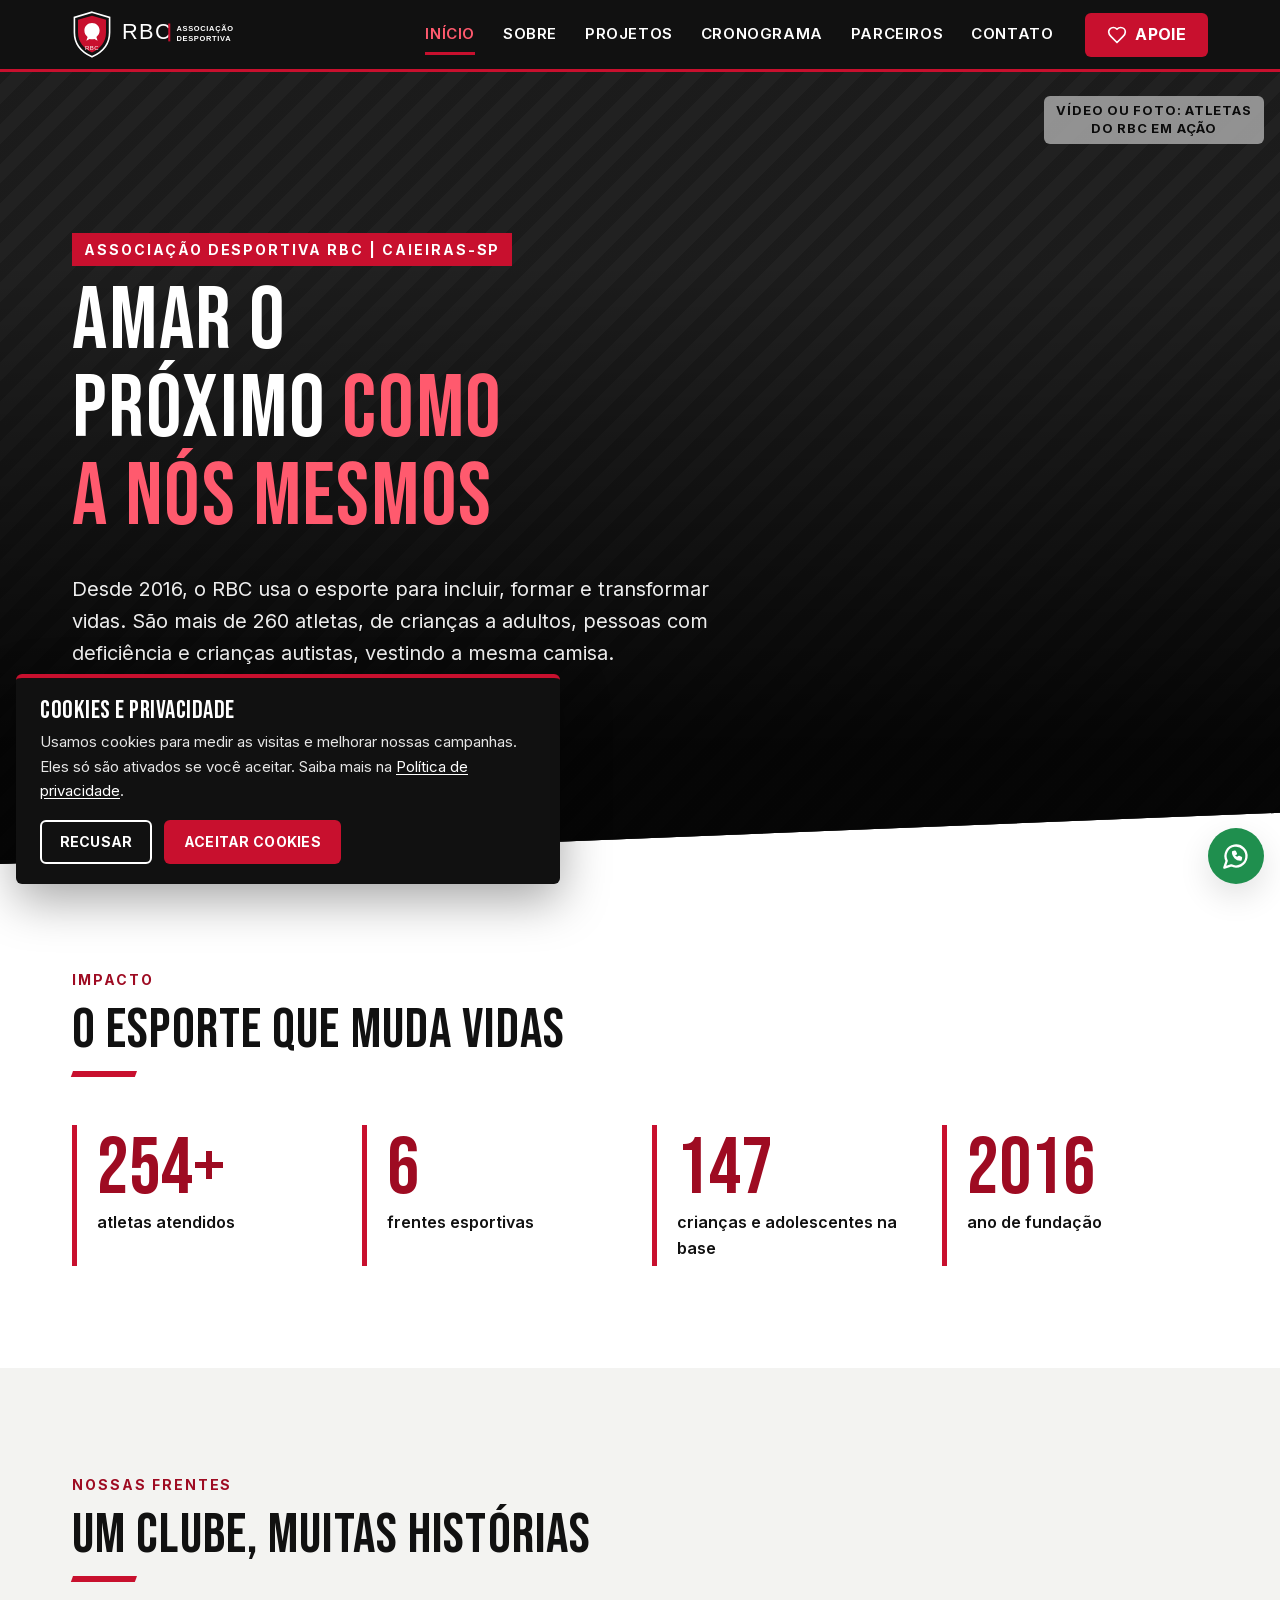
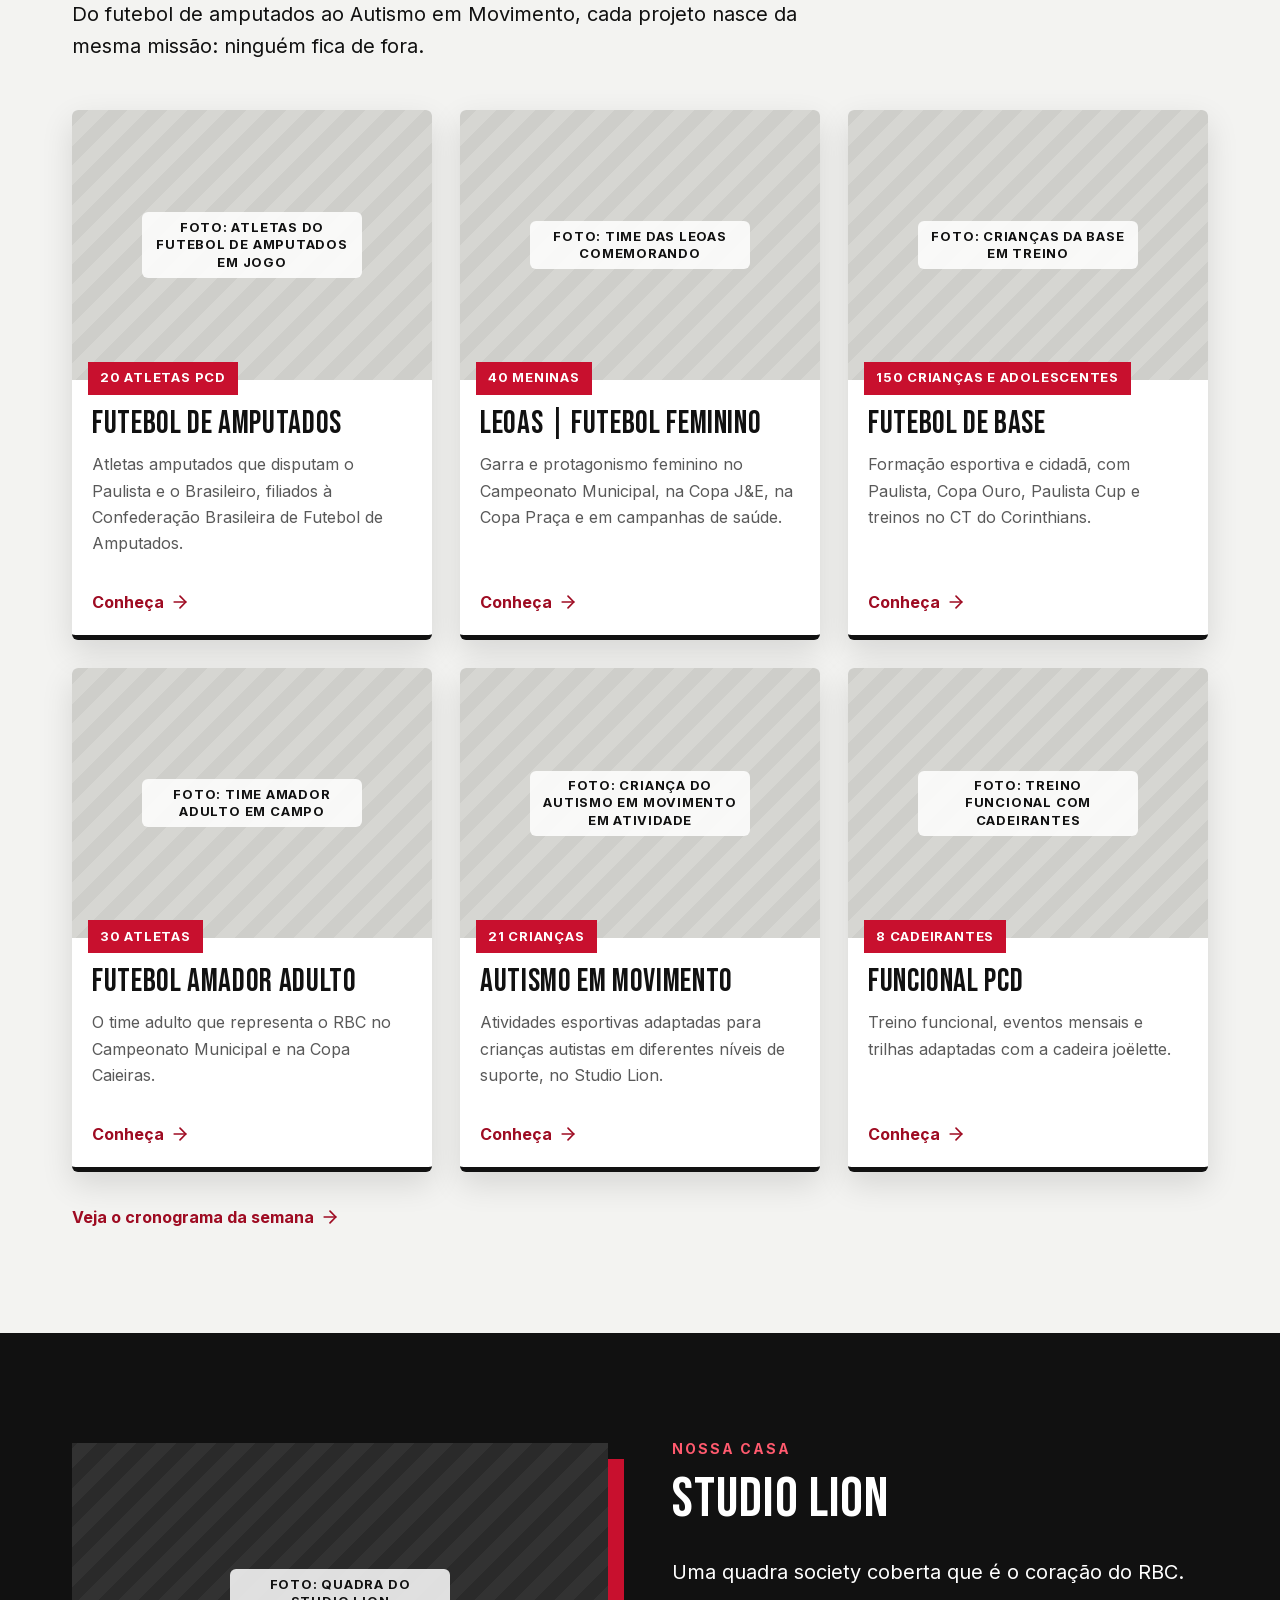
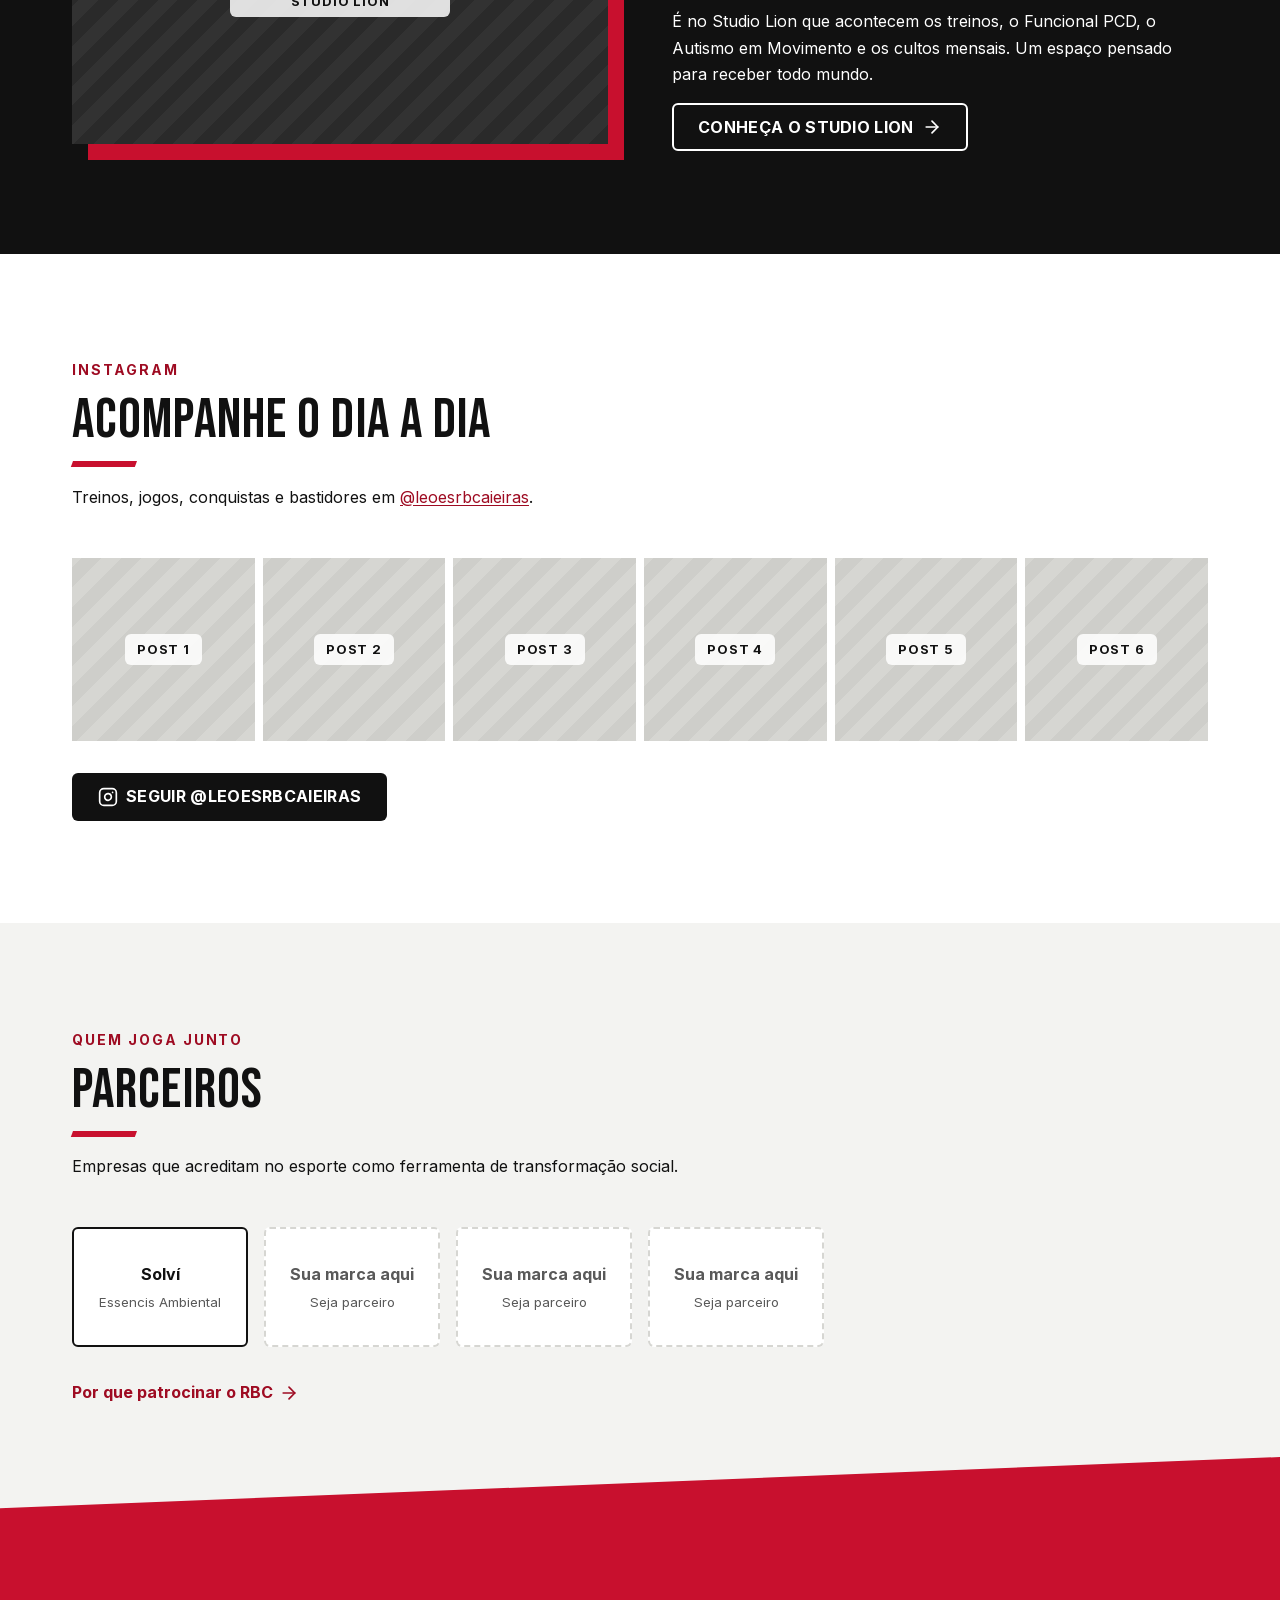
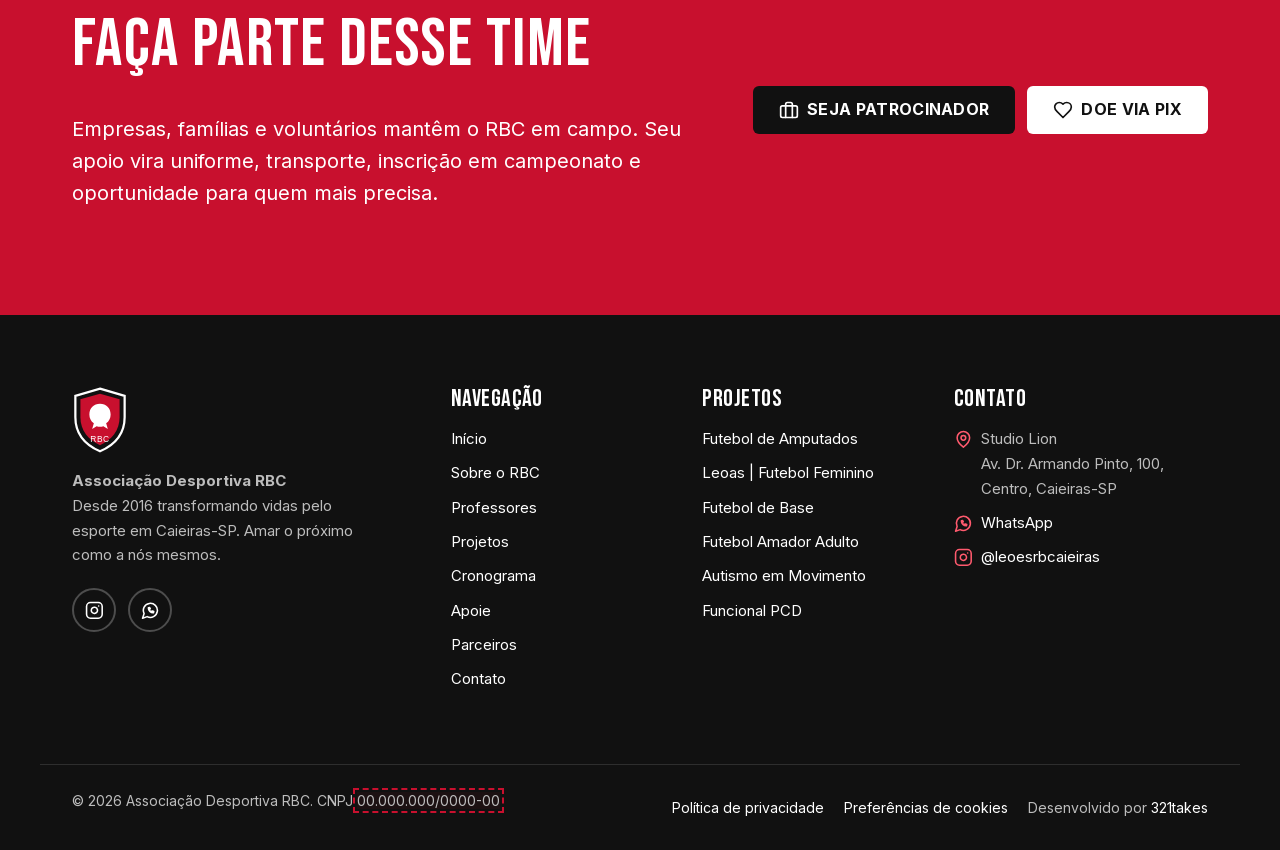
<file: index.html>
<!doctype html>
<html lang="pt-BR">
<head>
<meta charset="utf-8">
<meta name="viewport" content="width=device-width, initial-scale=1">
<title>Leões RBC | Associação Desportiva RBC em Caieiras-SP</title>
<meta name="description" content="Associação Desportiva RBC (Leões RBC): mais de 260 atletas em 6 frentes esportivas e sociais em Caieiras-SP. Conheça os projetos e apoie.">
<meta name="theme-color" content="#111111">
<link rel="canonical" href="https://leoesrbc.org.br/">
<meta property="og:type" content="website">
<meta property="og:locale" content="pt_BR">
<meta property="og:site_name" content="Leões RBC">
<meta property="og:title" content="Leões RBC | Associação Desportiva RBC em Caieiras-SP">
<meta property="og:description" content="Associação Desportiva RBC (Leões RBC): mais de 260 atletas em 6 frentes esportivas e sociais em Caieiras-SP. Conheça os projetos e apoie.">
<meta property="og:url" content="https://leoesrbc.org.br/">
<meta property="og:image" content="https://leoesrbc.org.br/assets/img/og-image.jpg">
<meta property="og:image:width" content="1200">
<meta property="og:image:height" content="630">
<meta property="og:image:alt" content="Leões RBC, Associação Desportiva RBC de Caieiras-SP">
<meta name="twitter:card" content="summary_large_image">
<meta name="twitter:title" content="Leões RBC | Associação Desportiva RBC em Caieiras-SP">
<meta name="twitter:description" content="Associação Desportiva RBC (Leões RBC): mais de 260 atletas em 6 frentes esportivas e sociais em Caieiras-SP. Conheça os projetos e apoie.">
<meta name="twitter:image" content="https://leoesrbc.org.br/assets/img/og-image.jpg">
<script type="application/ld+json">
{
  "@context": "https://schema.org",
  "@type": [
    "NGO",
    "SportsOrganization"
  ],
  "name": "Associação Desportiva RBC",
  "alternateName": [
    "Leões RBC",
    "RBC",
    "Rescued By Christ"
  ],
  "url": "https://leoesrbc.org.br/",
  "logo": "https://leoesrbc.org.br/assets/img/logo-escudo.svg",
  "image": "https://leoesrbc.org.br/assets/img/og-image.jpg",
  "description": "Clube esportivo social de Caieiras-SP que, desde 2016, promove inclusão pelo esporte com futebol de amputados, futebol feminino, base, amador, Autismo em Movimento e Funcional PCD.",
  "slogan": "Amar o próximo como a nós mesmos",
  "foundingDate": "2016",
  "sport": "Futebol",
  "address": {
    "@type": "PostalAddress",
    "streetAddress": "Av. Dr. Armando Pinto, 100, Centro",
    "addressLocality": "Caieiras",
    "addressRegion": "SP",
    "addressCountry": "BR"
  },
  "areaServed": "Caieiras, SP",
  "sameAs": [
    "https://www.instagram.com/leoesrbcaieiras/"
  ],
  "sponsor": {
    "@type": "Organization",
    "name": "Solví (Essencis Ambiental)"
  }
}
</script>
<link rel="icon" href="assets/img/logo-escudo.svg" type="image/svg+xml">
<link rel="preload" href="assets/fonts/bebas-neue-latin.woff2" as="font" type="font/woff2" crossorigin>
<link rel="preload" href="assets/fonts/inter-latin-var.woff2" as="font" type="font/woff2" crossorigin>
<link rel="stylesheet" href="assets/css/style.css">
<script src="assets/js/consent.js" defer></script>
<script src="assets/js/main.js" defer></script>
</head>
<body>
<a class="skip-link" href="#conteudo">Pular para o conteúdo</a>
<header class="site-header">
  <div class="container header__inner">
    <a class="brand" href="index.html">
      <img class="brand__escudo" src="assets/img/logo-escudo.svg" width="100" height="118" alt="">
      <img class="brand__wordmark" src="assets/img/logo-wordmark.svg" width="200" height="48" alt="Leões RBC, página inicial">
    </a>
    <button class="nav-toggle" type="button" aria-expanded="false" aria-controls="menu-principal">
      <span class="sr-only">Abrir menu</span>
      <svg class="icon icon-menu" viewBox="0 0 24 24" fill="none" stroke="currentColor" stroke-width="2" stroke-linecap="round" stroke-linejoin="round" aria-hidden="true" focusable="false"><path d="M4 6h16"/><path d="M4 12h16"/><path d="M4 18h16"/></svg>
      <svg class="icon icon-close" viewBox="0 0 24 24" fill="none" stroke="currentColor" stroke-width="2" stroke-linecap="round" stroke-linejoin="round" aria-hidden="true" focusable="false"><path d="M18 6 6 18"/><path d="m6 6 12 12"/></svg>
    </button>
    <nav class="site-nav" id="menu-principal" aria-label="Menu principal">
      <ul>
        <li><a href="index.html" aria-current="page">Início</a></li>
        <li><a href="sobre.html">Sobre</a></li>
        <li><a href="projetos.html">Projetos</a></li>
        <li><a href="cronograma.html">Cronograma</a></li>
        <li><a href="parceiros.html">Parceiros</a></li>
        <li><a href="contato.html">Contato</a></li>
      </ul>
      <a class="btn btn--primary" href="apoie.html" data-track="click_apoie"><svg class="icon" viewBox="0 0 24 24" fill="none" stroke="currentColor" stroke-width="2" stroke-linecap="round" stroke-linejoin="round" aria-hidden="true" focusable="false"><path d="M19 14c1.49-1.46 3-3.21 3-5.5A5.5 5.5 0 0 0 16.5 3c-1.76 0-3 .5-4.5 2-1.5-1.5-2.74-2-4.5-2A5.5 5.5 0 0 0 2 8.5c0 2.3 1.5 4.05 3 5.5l7 7Z"/></svg> Apoie</a>
    </nav>
  </div>
</header>
<main id="conteudo" tabindex="-1">
<section class="hero" aria-labelledby="hero-titulo">
  <div class="hero__media">
    <!-- HERO: substituir o placeholder por vídeo (sem som) ou foto em WebP. Exemplo de vídeo:
    <video data-bg-video autoplay muted loop playsinline poster="assets/img/hero-poster.webp" width="1920" height="1080">
      <source src="assets/video/hero.mp4" type="video/mp4">
    </video>
    E, logo após o fechamento desta div .hero__media, o botão de pausa:
    <button class="video-toggle" type="button" aria-pressed="false"><span>Pausar vídeo</span></button>
    -->
    <div class="ph ph--dark" role="img" aria-label="Espaço reservado para vídeo ou foto de destaque dos atletas do RBC"><span class="ph__label" aria-hidden="true">VÍDEO OU FOTO: atletas do RBC em ação</span></div>
  </div>
  <div class="container hero__content">
    <p class="eyebrow">Associação Desportiva RBC | Caieiras-SP</p>
    <h1 id="hero-titulo">Amar o próximo <em>como a nós mesmos</em></h1>
    <p class="lead">Desde 2016, o RBC usa o esporte para incluir, formar e transformar vidas. São mais de 260 atletas, de crianças a adultos, pessoas com deficiência e crianças autistas, vestindo a mesma camisa.</p>
    <div class="btn-row">
      <a class="btn btn--light" href="projetos.html">Conheça os projetos <svg class="icon" viewBox="0 0 24 24" fill="none" stroke="currentColor" stroke-width="2" stroke-linecap="round" stroke-linejoin="round" aria-hidden="true" focusable="false"><path d="M5 12h14"/><path d="m12 5 7 7-7 7"/></svg></a>
      <a class="btn btn--primary" href="apoie.html" data-track="click_apoie"><svg class="icon" viewBox="0 0 24 24" fill="none" stroke="currentColor" stroke-width="2" stroke-linecap="round" stroke-linejoin="round" aria-hidden="true" focusable="false"><path d="M19 14c1.49-1.46 3-3.21 3-5.5A5.5 5.5 0 0 0 16.5 3c-1.76 0-3 .5-4.5 2-1.5-1.5-2.74-2-4.5-2A5.5 5.5 0 0 0 2 8.5c0 2.3 1.5 4.05 3 5.5l7 7Z"/></svg> Apoie o RBC</a>
    </div>
  </div>
</section>

<section class="section" aria-labelledby="impacto-titulo">
  <div class="container">
    <div class="section-head">
      <p class="eyebrow">Impacto</p>
      <h2 id="impacto-titulo" class="bar">O esporte que muda vidas</h2>
    </div>
    <ul class="stats">
        <li class="stat"><span class="stat__num" data-count="260" data-suffix="+" aria-hidden="true">260+</span><span class="sr-only">260+ </span><span class="stat__label">atletas atendidos</span></li>
        <li class="stat"><span class="stat__num" data-count="6" data-suffix="" aria-hidden="true">6</span><span class="sr-only">6 </span><span class="stat__label">frentes esportivas</span></li>
        <li class="stat"><span class="stat__num" data-count="150" data-suffix="" aria-hidden="true">150</span><span class="sr-only">150 </span><span class="stat__label">crianças e adolescentes na base</span></li>
        <li class="stat"><span class="stat__num">2016</span> <span class="stat__label">ano de fundação</span></li>
    </ul>
  </div>
</section>

<section class="section section--gray" aria-labelledby="frentes-titulo">
  <div class="container">
    <div class="section-head">
      <p class="eyebrow">Nossas frentes</p>
      <h2 id="frentes-titulo" class="bar">Um clube, muitas histórias</h2>
      <p class="lead">Do futebol de amputados ao Autismo em Movimento, cada projeto nasce da mesma missão: ninguém fica de fora.</p>
    </div>
    <ul class="cards">
        <li class="card">
          <div class="card__media">
            <div class="ph" role="img" aria-label="Espaço reservado para foto: Atletas do futebol de amputados em jogo"><span class="ph__label" aria-hidden="true">FOTO: Atletas do futebol de amputados em jogo</span></div>
            <span class="card__tag">20 atletas PCD</span>
          </div>
          <div class="card__body">
            <h3><a href="projetos/amputados.html">Futebol de Amputados</a></h3>
            <p>Atletas amputados que disputam o Paulista e o Brasileiro, filiados à Confederação Brasileira de Futebol de Amputados.</p>
            <span class="card__more link-arrow" aria-hidden="true">Conheça <svg class="icon" viewBox="0 0 24 24" fill="none" stroke="currentColor" stroke-width="2" stroke-linecap="round" stroke-linejoin="round" aria-hidden="true" focusable="false"><path d="M5 12h14"/><path d="m12 5 7 7-7 7"/></svg></span>
          </div>
        </li>
        <li class="card">
          <div class="card__media">
            <div class="ph" role="img" aria-label="Espaço reservado para foto: Time das Leoas comemorando"><span class="ph__label" aria-hidden="true">FOTO: Time das Leoas comemorando</span></div>
            <span class="card__tag">40 meninas</span>
          </div>
          <div class="card__body">
            <h3><a href="projetos/leoas.html">Leoas | Futebol Feminino</a></h3>
            <p>Garra e protagonismo feminino no Campeonato Municipal, na Copa J&amp;E, na Copa Praça e em campanhas de saúde.</p>
            <span class="card__more link-arrow" aria-hidden="true">Conheça <svg class="icon" viewBox="0 0 24 24" fill="none" stroke="currentColor" stroke-width="2" stroke-linecap="round" stroke-linejoin="round" aria-hidden="true" focusable="false"><path d="M5 12h14"/><path d="m12 5 7 7-7 7"/></svg></span>
          </div>
        </li>
        <li class="card">
          <div class="card__media">
            <div class="ph" role="img" aria-label="Espaço reservado para foto: Crianças da base em treino"><span class="ph__label" aria-hidden="true">FOTO: Crianças da base em treino</span></div>
            <span class="card__tag">150 crianças e adolescentes</span>
          </div>
          <div class="card__body">
            <h3><a href="projetos/base.html">Futebol de Base</a></h3>
            <p>Formação esportiva e cidadã, com Paulista, Copa Ouro, Paulista Cup e treinos no CT do Corinthians.</p>
            <span class="card__more link-arrow" aria-hidden="true">Conheça <svg class="icon" viewBox="0 0 24 24" fill="none" stroke="currentColor" stroke-width="2" stroke-linecap="round" stroke-linejoin="round" aria-hidden="true" focusable="false"><path d="M5 12h14"/><path d="m12 5 7 7-7 7"/></svg></span>
          </div>
        </li>
        <li class="card">
          <div class="card__media">
            <div class="ph" role="img" aria-label="Espaço reservado para foto: Time amador adulto em campo"><span class="ph__label" aria-hidden="true">FOTO: Time amador adulto em campo</span></div>
            <span class="card__tag">30 atletas</span>
          </div>
          <div class="card__body">
            <h3><a href="projetos/amador.html">Futebol Amador Adulto</a></h3>
            <p>O time adulto que representa o RBC no Campeonato Municipal e na Copa Caieiras.</p>
            <span class="card__more link-arrow" aria-hidden="true">Conheça <svg class="icon" viewBox="0 0 24 24" fill="none" stroke="currentColor" stroke-width="2" stroke-linecap="round" stroke-linejoin="round" aria-hidden="true" focusable="false"><path d="M5 12h14"/><path d="m12 5 7 7-7 7"/></svg></span>
          </div>
        </li>
        <li class="card">
          <div class="card__media">
            <div class="ph" role="img" aria-label="Espaço reservado para foto: Criança do Autismo em Movimento em atividade"><span class="ph__label" aria-hidden="true">FOTO: Criança do Autismo em Movimento em atividade</span></div>
            <span class="card__tag">21 crianças</span>
          </div>
          <div class="card__body">
            <h3><a href="projetos/autismo-em-movimento.html">Autismo em Movimento</a></h3>
            <p>Atividades esportivas adaptadas para crianças autistas em diferentes níveis de suporte, no Studio Lion.</p>
            <span class="card__more link-arrow" aria-hidden="true">Conheça <svg class="icon" viewBox="0 0 24 24" fill="none" stroke="currentColor" stroke-width="2" stroke-linecap="round" stroke-linejoin="round" aria-hidden="true" focusable="false"><path d="M5 12h14"/><path d="m12 5 7 7-7 7"/></svg></span>
          </div>
        </li>
        <li class="card">
          <div class="card__media">
            <div class="ph" role="img" aria-label="Espaço reservado para foto: Treino funcional com cadeirantes"><span class="ph__label" aria-hidden="true">FOTO: Treino funcional com cadeirantes</span></div>
            <span class="card__tag">8 cadeirantes</span>
          </div>
          <div class="card__body">
            <h3><a href="projetos/funcional-pcd.html">Funcional PCD</a></h3>
            <p>Treino funcional, eventos mensais e trilhas adaptadas com a cadeira joëlette.</p>
            <span class="card__more link-arrow" aria-hidden="true">Conheça <svg class="icon" viewBox="0 0 24 24" fill="none" stroke="currentColor" stroke-width="2" stroke-linecap="round" stroke-linejoin="round" aria-hidden="true" focusable="false"><path d="M5 12h14"/><path d="m12 5 7 7-7 7"/></svg></span>
          </div>
        </li>
      </ul>
    <p class="section-foot"><a class="link-arrow" href="cronograma.html">Veja o cronograma da semana <svg class="icon" viewBox="0 0 24 24" fill="none" stroke="currentColor" stroke-width="2" stroke-linecap="round" stroke-linejoin="round" aria-hidden="true" focusable="false"><path d="M5 12h14"/><path d="m12 5 7 7-7 7"/></svg></a></p>
  </div>
</section>

<section class="section section--dark on-dark" aria-labelledby="studio-titulo">
  <div class="container split">
    <div class="split__media">
      <div class="ph ph--wide ph--dark" role="img" aria-label="Espaço reservado para foto da quadra coberta do Studio Lion"><span class="ph__label" aria-hidden="true">FOTO: quadra do Studio Lion</span></div>
    </div>
    <div>
      <p class="eyebrow">Nossa casa</p>
      <h2 id="studio-titulo">Studio Lion</h2>
      <p class="lead">Uma quadra society coberta que é o coração do RBC.</p>
      <p>É no Studio Lion que acontecem os treinos, o Funcional PCD, o Autismo em Movimento e os cultos mensais. Um espaço pensado para receber todo mundo.</p>
      <a class="btn btn--outline" href="sobre.html#studio-lion">Conheça o Studio Lion <svg class="icon" viewBox="0 0 24 24" fill="none" stroke="currentColor" stroke-width="2" stroke-linecap="round" stroke-linejoin="round" aria-hidden="true" focusable="false"><path d="M5 12h14"/><path d="m12 5 7 7-7 7"/></svg></a>
    </div>
  </div>
</section>

<section class="section" aria-labelledby="insta-titulo">
  <div class="container">
    <div class="section-head">
      <p class="eyebrow">Instagram</p>
      <h2 id="insta-titulo" class="bar">Acompanhe o dia a dia</h2>
      <p>Treinos, jogos, conquistas e bastidores em <a href="https://www.instagram.com/leoesrbcaieiras/" target="_blank" rel="noopener" data-track="click_instagram">@leoesrbcaieiras<span class="sr-only"> (abre em nova aba)</span></a>.</p>
    </div>
    <!-- INSTAGRAM FEED -->
    <!-- Cole aqui o widget do provedor escolhido (Behold, LightWidget ou similar) e remova a grade .insta-grid abaixo.
         Exemplo Behold:
         <script type="module" src="https://w.behold.so/widget.js"></script>
         <behold-widget feed-id="SEU_FEED_ID"></behold-widget>
    -->
    <div class="insta-grid">
      <div class="ph ph--square" role="img" aria-label="Espaço reservado para post do Instagram"><span class="ph__label" aria-hidden="true">POST 1</span></div>
      <div class="ph ph--square" role="img" aria-label="Espaço reservado para post do Instagram"><span class="ph__label" aria-hidden="true">POST 2</span></div>
      <div class="ph ph--square" role="img" aria-label="Espaço reservado para post do Instagram"><span class="ph__label" aria-hidden="true">POST 3</span></div>
      <div class="ph ph--square" role="img" aria-label="Espaço reservado para post do Instagram"><span class="ph__label" aria-hidden="true">POST 4</span></div>
      <div class="ph ph--square" role="img" aria-label="Espaço reservado para post do Instagram"><span class="ph__label" aria-hidden="true">POST 5</span></div>
      <div class="ph ph--square" role="img" aria-label="Espaço reservado para post do Instagram"><span class="ph__label" aria-hidden="true">POST 6</span></div>
    </div>
    <!-- /INSTAGRAM FEED -->
    <a class="btn btn--dark" href="https://www.instagram.com/leoesrbcaieiras/" target="_blank" rel="noopener" data-track="click_instagram"><svg class="icon" viewBox="0 0 24 24" fill="none" stroke="currentColor" stroke-width="2" stroke-linecap="round" stroke-linejoin="round" aria-hidden="true" focusable="false"><rect width="20" height="20" x="2" y="2" rx="5"/><path d="M16 11.37A4 4 0 1 1 12.63 8 4 4 0 0 1 16 11.37z"/><path d="M17.5 6.5h.01"/></svg> Seguir @leoesrbcaieiras<span class="sr-only"> (abre em nova aba)</span></a>
  </div>
</section>

<section class="section section--gray" aria-labelledby="parceiros-titulo">
  <div class="container">
    <div class="section-head">
      <p class="eyebrow">Quem joga junto</p>
      <h2 id="parceiros-titulo" class="bar">Parceiros</h2>
      <p>Empresas que acreditam no esporte como ferramenta de transformação social.</p>
    </div>
    <ul class="logos">
          <li><div class="logo-slot logo-slot--main"><!-- LOGO: substituir por <img> do logo oficial da Solví -->Solví<small>Essencis Ambiental</small></div></li>
          <li><a class="logo-slot logo-slot--empty" href="parceiros.html#seja-parceiro">Sua marca aqui<small>Seja parceiro</small></a></li>
          <li><a class="logo-slot logo-slot--empty" href="parceiros.html#seja-parceiro">Sua marca aqui<small>Seja parceiro</small></a></li>
          <li><a class="logo-slot logo-slot--empty" href="parceiros.html#seja-parceiro">Sua marca aqui<small>Seja parceiro</small></a></li>
        </ul>
    <p class="section-foot"><a class="link-arrow" href="parceiros.html">Por que patrocinar o RBC <svg class="icon" viewBox="0 0 24 24" fill="none" stroke="currentColor" stroke-width="2" stroke-linecap="round" stroke-linejoin="round" aria-hidden="true" focusable="false"><path d="M5 12h14"/><path d="m12 5 7 7-7 7"/></svg></a></p>
  </div>
</section>

<section class="section section--red section--cut-top" aria-labelledby="cta-titulo">
  <div class="container cta">
    <div>
      <h2 id="cta-titulo">Faça parte desse time</h2>
      <p class="lead">Empresas, famílias e voluntários mantêm o RBC em campo. Seu apoio vira uniforme, transporte, inscrição em campeonato e oportunidade para quem mais precisa.</p>
    </div>
    <div class="btn-row">
      <a class="btn btn--dark" href="parceiros.html#seja-parceiro"><svg class="icon" viewBox="0 0 24 24" fill="none" stroke="currentColor" stroke-width="2" stroke-linecap="round" stroke-linejoin="round" aria-hidden="true" focusable="false"><rect width="20" height="14" x="2" y="7" rx="2"/><path d="M16 21V5a2 2 0 0 0-2-2h-4a2 2 0 0 0-2 2v16"/></svg> Seja patrocinador</a>
      <a class="btn btn--light" href="apoie.html#pix" data-track="click_apoie"><svg class="icon" viewBox="0 0 24 24" fill="none" stroke="currentColor" stroke-width="2" stroke-linecap="round" stroke-linejoin="round" aria-hidden="true" focusable="false"><path d="M19 14c1.49-1.46 3-3.21 3-5.5A5.5 5.5 0 0 0 16.5 3c-1.76 0-3 .5-4.5 2-1.5-1.5-2.74-2-4.5-2A5.5 5.5 0 0 0 2 8.5c0 2.3 1.5 4.05 3 5.5l7 7Z"/></svg> Doe via PIX</a>
    </div>
  </div>
</section>
</main>
<footer class="site-footer on-dark">
  <div class="container footer__grid">
    <div class="footer__brand">
      <img src="assets/img/logo-escudo.svg" width="100" height="118" alt="Escudo Leões RBC" loading="lazy">
      <p><strong>Associação Desportiva RBC</strong><br>Desde 2016 transformando vidas pelo esporte em Caieiras-SP. Amar o próximo como a nós mesmos.</p>
      <div class="social">
        <a href="https://www.instagram.com/leoesrbcaieiras/" target="_blank" rel="noopener" data-track="click_instagram"><svg class="icon" viewBox="0 0 24 24" fill="none" stroke="currentColor" stroke-width="2" stroke-linecap="round" stroke-linejoin="round" aria-hidden="true" focusable="false"><rect width="20" height="20" x="2" y="2" rx="5"/><path d="M16 11.37A4 4 0 1 1 12.63 8 4 4 0 0 1 16 11.37z"/><path d="M17.5 6.5h.01"/></svg><span class="sr-only">Instagram @leoesrbcaieiras (abre em nova aba)</span></a>
        <a href="https://wa.me/NUMERO_WHATSAPP?text=Ol%C3%A1%21%20Vim%20pelo%20site%20do%20Le%C3%B5es%20RBC." target="_blank" rel="noopener" data-track="click_whatsapp"><svg class="icon" viewBox="0 0 24 24" fill="none" stroke="currentColor" stroke-width="2" stroke-linecap="round" stroke-linejoin="round" aria-hidden="true" focusable="false"><path d="M7.9 20A9 9 0 1 0 4 16.1L2 22Z"/><path d="M9.5 9.5c.3 1.9 2.1 3.8 4 4.2l1-1 1.8.8-.4 1.6c-3.4.2-6.6-3-6.4-6.4l1.6-.4.8 1.8Z"/></svg><span class="sr-only">WhatsApp (abre em nova aba)</span></a>
      </div>
    </div>
    <nav aria-label="Navegação do rodapé">
      <h2 class="footer__title">Navegação</h2>
      <ul class="footer__list">
        <li><a href="index.html">Início</a></li>
        <li><a href="sobre.html">Sobre o RBC</a></li>
        <li><a href="sobre.html#professores">Professores</a></li>
        <li><a href="projetos.html">Projetos</a></li>
        <li><a href="cronograma.html">Cronograma</a></li>
        <li><a href="apoie.html" data-track="click_apoie">Apoie</a></li>
        <li><a href="parceiros.html">Parceiros</a></li>
        <li><a href="contato.html">Contato</a></li>
      </ul>
    </nav>
    <nav aria-label="Projetos">
      <h2 class="footer__title">Projetos</h2>
      <ul class="footer__list">
          <li><a href="projetos/amputados.html">Futebol de Amputados</a></li>
          <li><a href="projetos/leoas.html">Leoas | Futebol Feminino</a></li>
          <li><a href="projetos/base.html">Futebol de Base</a></li>
          <li><a href="projetos/amador.html">Futebol Amador Adulto</a></li>
          <li><a href="projetos/autismo-em-movimento.html">Autismo em Movimento</a></li>
          <li><a href="projetos/funcional-pcd.html">Funcional PCD</a></li>
      </ul>
    </nav>
    <div>
      <h2 class="footer__title">Contato</h2>
      <ul class="footer__list">
        <li><svg class="icon" viewBox="0 0 24 24" fill="none" stroke="currentColor" stroke-width="2" stroke-linecap="round" stroke-linejoin="round" aria-hidden="true" focusable="false"><path d="M20 10c0 6-8 12-8 12s-8-6-8-12a8 8 0 0 1 16 0Z"/><circle cx="12" cy="10" r="3"/></svg><span>Studio Lion<br>Av. Dr. Armando Pinto, 100, Centro, Caieiras-SP</span></li>
        <li><svg class="icon" viewBox="0 0 24 24" fill="none" stroke="currentColor" stroke-width="2" stroke-linecap="round" stroke-linejoin="round" aria-hidden="true" focusable="false"><path d="M7.9 20A9 9 0 1 0 4 16.1L2 22Z"/><path d="M9.5 9.5c.3 1.9 2.1 3.8 4 4.2l1-1 1.8.8-.4 1.6c-3.4.2-6.6-3-6.4-6.4l1.6-.4.8 1.8Z"/></svg><a href="https://wa.me/NUMERO_WHATSAPP?text=Ol%C3%A1%21%20Vim%20pelo%20site%20do%20Le%C3%B5es%20RBC." target="_blank" rel="noopener" data-track="click_whatsapp">WhatsApp<span class="sr-only"> (abre em nova aba)</span></a></li>
        <li><svg class="icon" viewBox="0 0 24 24" fill="none" stroke="currentColor" stroke-width="2" stroke-linecap="round" stroke-linejoin="round" aria-hidden="true" focusable="false"><rect width="20" height="20" x="2" y="2" rx="5"/><path d="M16 11.37A4 4 0 1 1 12.63 8 4 4 0 0 1 16 11.37z"/><path d="M17.5 6.5h.01"/></svg><a href="https://www.instagram.com/leoesrbcaieiras/" target="_blank" rel="noopener" data-track="click_instagram">@leoesrbcaieiras<span class="sr-only"> (abre em nova aba)</span></a></li>
      </ul>
    </div>
  </div>
  <div class="container footer__bottom">
    <p class="footer__copy">© <span data-year>2026</span> Associação Desportiva RBC. CNPJ <span class="todo">00.000.000/0000-00</span></p>
    <ul class="footer__legal" role="list">
      <li><a href="privacidade.html">Política de privacidade</a></li>
      <li><button type="button" data-consent-open>Preferências de cookies</button></li>
      <li>Desenvolvido por <a href="https://321takes.com" target="_blank" rel="noopener">321takes<span class="sr-only"> (abre em nova aba)</span></a></li>
    </ul>
  </div>
</footer>
<a class="whatsapp-float" href="https://wa.me/NUMERO_WHATSAPP?text=Ol%C3%A1%21%20Vim%20pelo%20site%20do%20Le%C3%B5es%20RBC." target="_blank" rel="noopener" data-track="click_whatsapp"><svg class="icon" viewBox="0 0 24 24" fill="none" stroke="currentColor" stroke-width="2" stroke-linecap="round" stroke-linejoin="round" aria-hidden="true" focusable="false"><path d="M7.9 20A9 9 0 1 0 4 16.1L2 22Z"/><path d="M9.5 9.5c.3 1.9 2.1 3.8 4 4.2l1-1 1.8.8-.4 1.6c-3.4.2-6.6-3-6.4-6.4l1.6-.4.8 1.8Z"/></svg><span class="sr-only">Fale com o RBC pelo WhatsApp (abre em nova aba)</span></a>

</body>
</html>
</file>
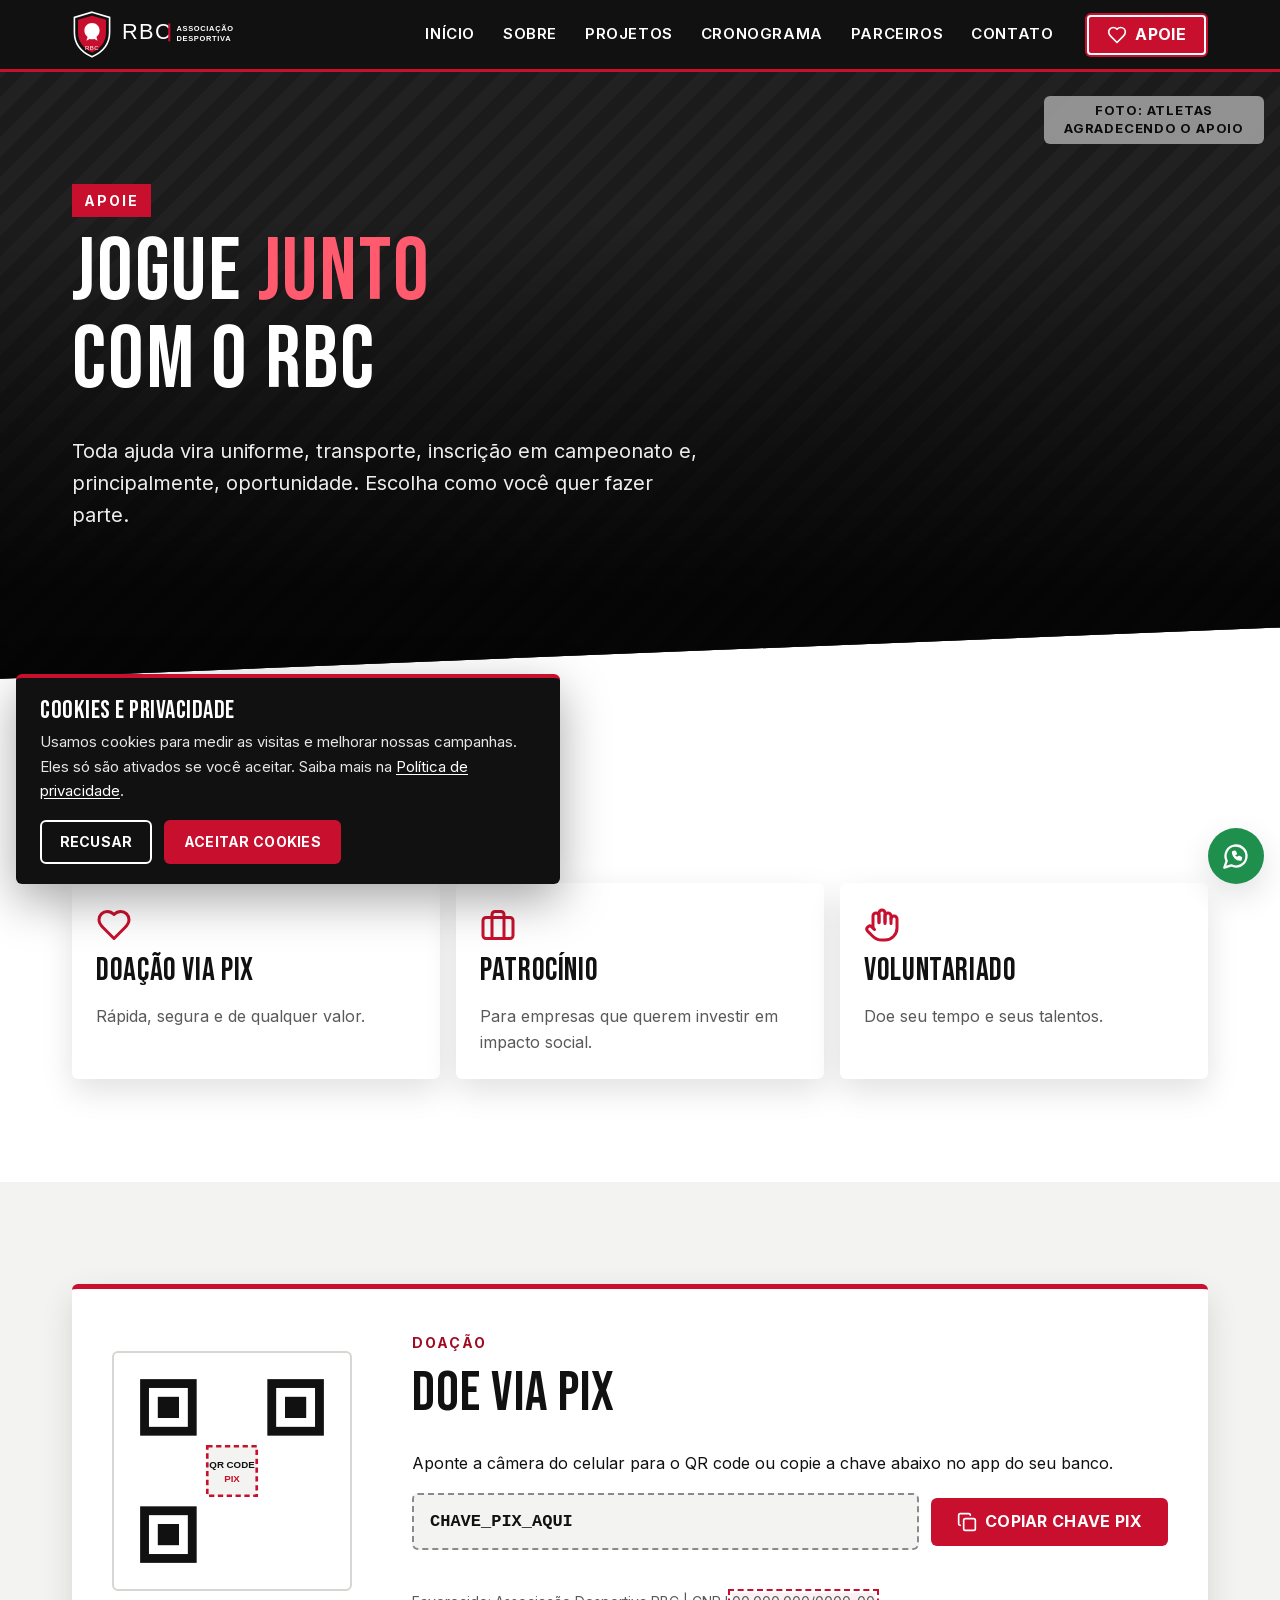
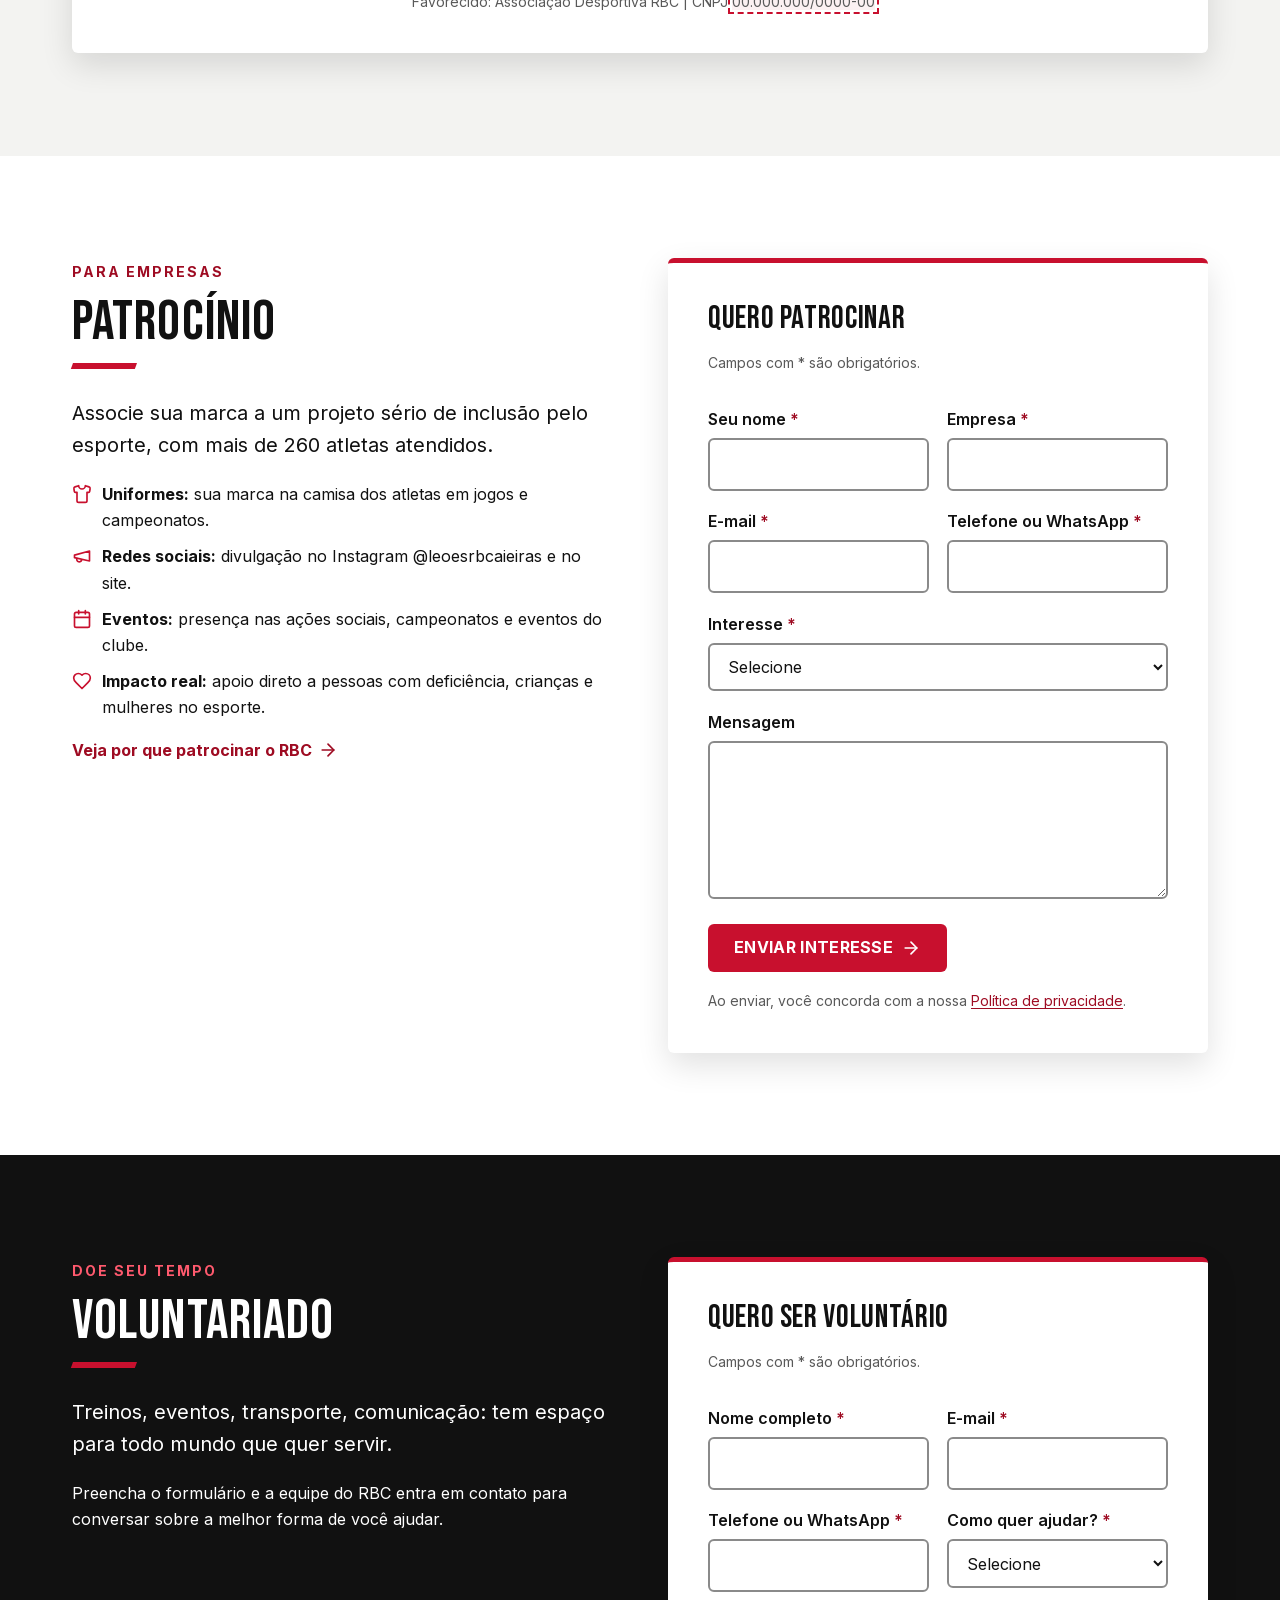
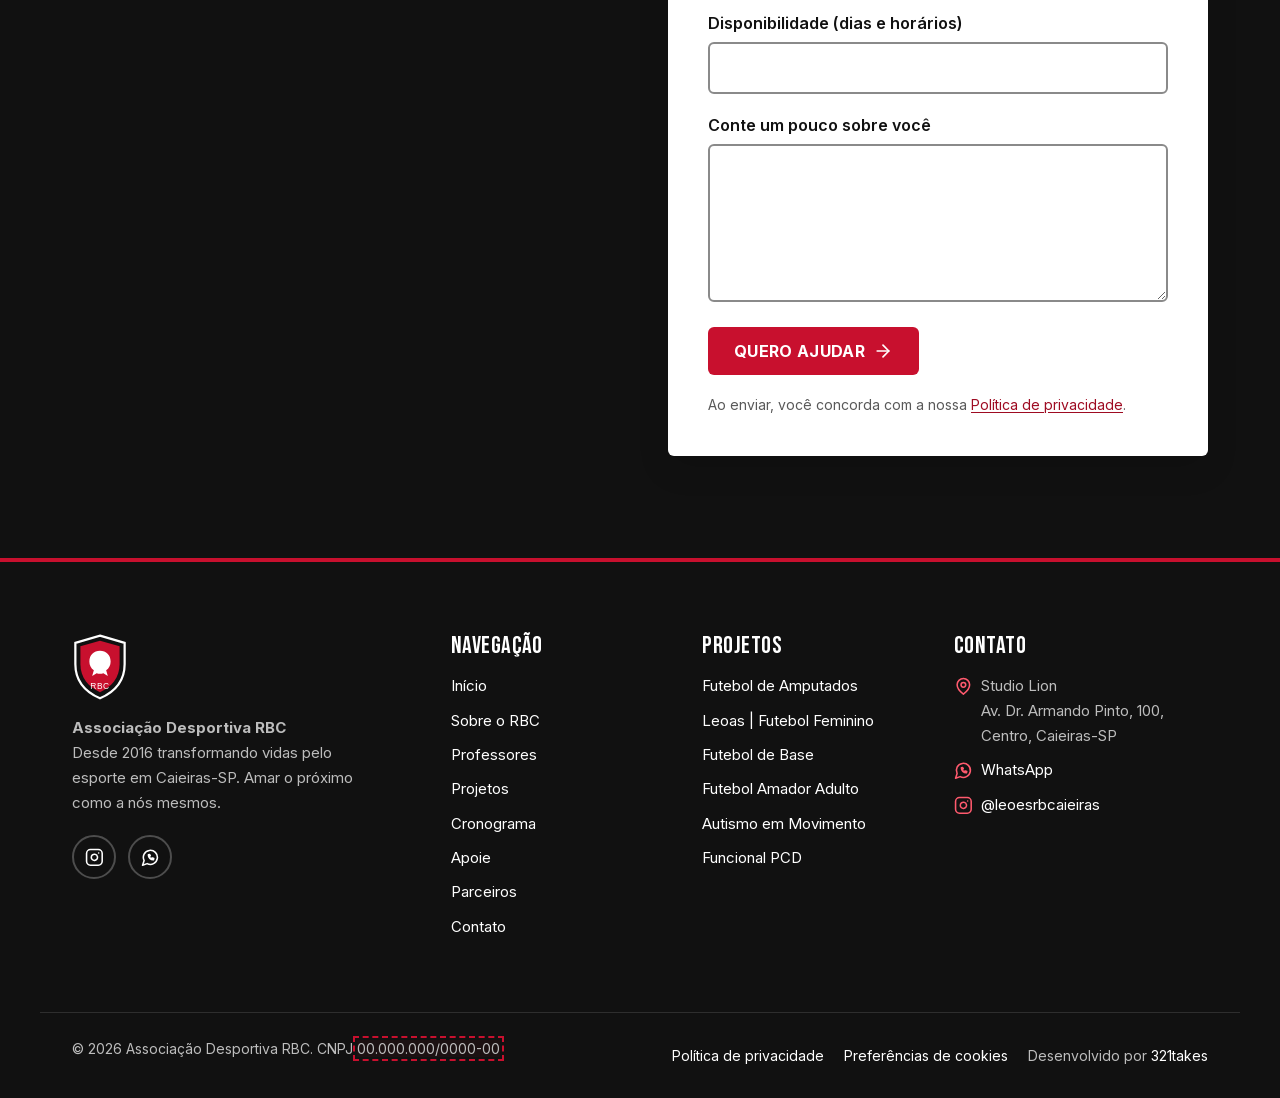
<file: apoie.html>
<!doctype html>
<html lang="pt-BR">
<head>
<meta charset="utf-8">
<meta name="viewport" content="width=device-width, initial-scale=1">
<title>Apoie o RBC: doação PIX, patrocínio e voluntariado | Leões RBC</title>
<meta name="description" content="Apoie o RBC com doação via PIX, patrocínio para empresas ou voluntariado. Ajude mais de 260 atletas em Caieiras-SP.">
<meta name="theme-color" content="#111111">
<link rel="canonical" href="https://leoesrbc.org.br/apoie.html">
<meta property="og:type" content="website">
<meta property="og:locale" content="pt_BR">
<meta property="og:site_name" content="Leões RBC">
<meta property="og:title" content="Apoie o RBC: doação PIX, patrocínio e voluntariado | Leões RBC">
<meta property="og:description" content="Apoie o RBC com doação via PIX, patrocínio para empresas ou voluntariado. Ajude mais de 260 atletas em Caieiras-SP.">
<meta property="og:url" content="https://leoesrbc.org.br/apoie.html">
<meta property="og:image" content="https://leoesrbc.org.br/assets/img/og-image.jpg">
<meta property="og:image:width" content="1200">
<meta property="og:image:height" content="630">
<meta property="og:image:alt" content="Leões RBC, Associação Desportiva RBC de Caieiras-SP">
<meta name="twitter:card" content="summary_large_image">
<meta name="twitter:title" content="Apoie o RBC: doação PIX, patrocínio e voluntariado | Leões RBC">
<meta name="twitter:description" content="Apoie o RBC com doação via PIX, patrocínio para empresas ou voluntariado. Ajude mais de 260 atletas em Caieiras-SP.">
<meta name="twitter:image" content="https://leoesrbc.org.br/assets/img/og-image.jpg">
<link rel="icon" href="assets/img/logo-escudo.svg" type="image/svg+xml">
<link rel="preload" href="assets/fonts/bebas-neue-latin.woff2" as="font" type="font/woff2" crossorigin>
<link rel="preload" href="assets/fonts/inter-latin-var.woff2" as="font" type="font/woff2" crossorigin>
<link rel="stylesheet" href="assets/css/style.css">
<script src="assets/js/consent.js" defer></script>
<script src="assets/js/main.js" defer></script>
</head>
<body>
<a class="skip-link" href="#conteudo">Pular para o conteúdo</a>
<header class="site-header">
  <div class="container header__inner">
    <a class="brand" href="index.html">
      <img class="brand__escudo" src="assets/img/logo-escudo.svg" width="100" height="118" alt="">
      <img class="brand__wordmark" src="assets/img/logo-wordmark.svg" width="200" height="48" alt="Leões RBC, página inicial">
    </a>
    <button class="nav-toggle" type="button" aria-expanded="false" aria-controls="menu-principal">
      <span class="sr-only">Abrir menu</span>
      <svg class="icon icon-menu" viewBox="0 0 24 24" fill="none" stroke="currentColor" stroke-width="2" stroke-linecap="round" stroke-linejoin="round" aria-hidden="true" focusable="false"><path d="M4 6h16"/><path d="M4 12h16"/><path d="M4 18h16"/></svg>
      <svg class="icon icon-close" viewBox="0 0 24 24" fill="none" stroke="currentColor" stroke-width="2" stroke-linecap="round" stroke-linejoin="round" aria-hidden="true" focusable="false"><path d="M18 6 6 18"/><path d="m6 6 12 12"/></svg>
    </button>
    <nav class="site-nav" id="menu-principal" aria-label="Menu principal">
      <ul>
        <li><a href="index.html">Início</a></li>
        <li><a href="sobre.html">Sobre</a></li>
        <li><a href="projetos.html">Projetos</a></li>
        <li><a href="cronograma.html">Cronograma</a></li>
        <li><a href="parceiros.html">Parceiros</a></li>
        <li><a href="contato.html">Contato</a></li>
      </ul>
      <a class="btn btn--primary" href="apoie.html" data-track="click_apoie" aria-current="page"><svg class="icon" viewBox="0 0 24 24" fill="none" stroke="currentColor" stroke-width="2" stroke-linecap="round" stroke-linejoin="round" aria-hidden="true" focusable="false"><path d="M19 14c1.49-1.46 3-3.21 3-5.5A5.5 5.5 0 0 0 16.5 3c-1.76 0-3 .5-4.5 2-1.5-1.5-2.74-2-4.5-2A5.5 5.5 0 0 0 2 8.5c0 2.3 1.5 4.05 3 5.5l7 7Z"/></svg> Apoie</a>
    </nav>
  </div>
</header>
<main id="conteudo" tabindex="-1">
<section class="hero hero--short" aria-labelledby="apoie-titulo">
  <div class="hero__media">
    <div class="ph ph--dark" role="img" aria-label="Espaço reservado para foto: atletas agradecendo o apoio"><span class="ph__label" aria-hidden="true">FOTO: atletas agradecendo o apoio</span></div>
  </div>
  <div class="container hero__content">
    <p class="eyebrow">Apoie</p>
    <h1 id="apoie-titulo">Jogue <em>junto</em> com o RBC</h1>
    <p class="lead">Toda ajuda vira uniforme, transporte, inscrição em campeonato e, principalmente, oportunidade. Escolha como você quer fazer parte.</p>
  </div>
</section>

<section class="section" aria-labelledby="formas-titulo">
  <div class="container">
    <h2 id="formas-titulo" class="bar">Três formas de ajudar</h2>
    <ul class="ways">
      <li class="way"><svg class="icon" viewBox="0 0 24 24" fill="none" stroke="currentColor" stroke-width="2" stroke-linecap="round" stroke-linejoin="round" aria-hidden="true" focusable="false"><path d="M19 14c1.49-1.46 3-3.21 3-5.5A5.5 5.5 0 0 0 16.5 3c-1.76 0-3 .5-4.5 2-1.5-1.5-2.74-2-4.5-2A5.5 5.5 0 0 0 2 8.5c0 2.3 1.5 4.05 3 5.5l7 7Z"/></svg><h3><a href="#pix">Doação via PIX</a></h3><p>Rápida, segura e de qualquer valor.</p></li>
      <li class="way"><svg class="icon" viewBox="0 0 24 24" fill="none" stroke="currentColor" stroke-width="2" stroke-linecap="round" stroke-linejoin="round" aria-hidden="true" focusable="false"><rect width="20" height="14" x="2" y="7" rx="2"/><path d="M16 21V5a2 2 0 0 0-2-2h-4a2 2 0 0 0-2 2v16"/></svg><h3><a href="#patrocinio">Patrocínio</a></h3><p>Para empresas que querem investir em impacto social.</p></li>
      <li class="way"><svg class="icon" viewBox="0 0 24 24" fill="none" stroke="currentColor" stroke-width="2" stroke-linecap="round" stroke-linejoin="round" aria-hidden="true" focusable="false"><path d="M18 11V6a2 2 0 0 0-4 0v5"/><path d="M14 10V4a2 2 0 0 0-4 0v6"/><path d="M10 10.5V6a2 2 0 0 0-4 0v8"/><path d="M18 8a2 2 0 1 1 4 0v6a8 8 0 0 1-8 8h-2c-2.8 0-4.5-.86-5.99-2.34l-3.6-3.6a2 2 0 0 1 2.83-2.82L7 15"/></svg><h3><a href="#voluntariado">Voluntariado</a></h3><p>Doe seu tempo e seus talentos.</p></li>
    </ul>
  </div>
</section>

<section class="section section--gray" id="pix" aria-labelledby="pix-titulo">
  <div class="container">
    <div class="panel pix">
      <!-- PIX: substituir pelo QR code oficial (WebP ou PNG) -->
      <img class="pix__qr" src="assets/img/pix-qrcode-placeholder.svg" width="240" height="240" alt="QR code para doação via PIX ao RBC" loading="lazy">
      <div>
        <p class="eyebrow">Doação</p>
        <h2 id="pix-titulo">Doe via PIX</h2>
        <p>Aponte a câmera do celular para o QR code ou copie a chave abaixo no app do seu banco.</p>
        <div class="pix__key">
          <code id="pix-chave">CHAVE_PIX_AQUI</code>
          <button class="btn btn--primary" type="button" data-copy="#pix-chave" data-track="copy_pix"><svg class="icon" viewBox="0 0 24 24" fill="none" stroke="currentColor" stroke-width="2" stroke-linecap="round" stroke-linejoin="round" aria-hidden="true" focusable="false"><rect width="14" height="14" x="8" y="8" rx="2"/><path d="M4 16c-1.1 0-2-.9-2-2V4c0-1.1.9-2 2-2h10c1.1 0 2 .9 2 2"/></svg> Copiar chave PIX</button>
        </div>
        <p class="pix__feedback" role="status" aria-live="polite"></p>
        <p class="form__note">Favorecido: Associação Desportiva RBC | CNPJ <span class="todo">00.000.000/0000-00</span></p>
      </div>
    </div>
  </div>
</section>

<section class="section" id="patrocinio" aria-labelledby="patrocinio-titulo">
  <div class="container grid-2">
    <div>
      <p class="eyebrow">Para empresas</p>
      <h2 id="patrocinio-titulo" class="bar">Patrocínio</h2>
      <p class="lead">Associe sua marca a um projeto sério de inclusão pelo esporte, com mais de 260 atletas atendidos.</p>
      <ul class="checklist">
        <li><svg class="icon" viewBox="0 0 24 24" fill="none" stroke="currentColor" stroke-width="2" stroke-linecap="round" stroke-linejoin="round" aria-hidden="true" focusable="false"><path d="M20.38 3.46 16 2a4 4 0 0 1-8 0L3.62 3.46a2 2 0 0 0-1.34 2.23l.58 3.47a1 1 0 0 0 .99.84H6v10c0 1.1.9 2 2 2h8a2 2 0 0 0 2-2V10h2.15a1 1 0 0 0 .99-.84l.58-3.47a2 2 0 0 0-1.34-2.23z"/></svg> <span><strong>Uniformes:</strong> sua marca na camisa dos atletas em jogos e campeonatos.</span></li>
        <li><svg class="icon" viewBox="0 0 24 24" fill="none" stroke="currentColor" stroke-width="2" stroke-linecap="round" stroke-linejoin="round" aria-hidden="true" focusable="false"><path d="m3 11 18-5v12L3 14v-3z"/><path d="M11.6 16.8a3 3 0 1 1-5.8-1.6"/></svg> <span><strong>Redes sociais:</strong> divulgação no Instagram @leoesrbcaieiras e no site.</span></li>
        <li><svg class="icon" viewBox="0 0 24 24" fill="none" stroke="currentColor" stroke-width="2" stroke-linecap="round" stroke-linejoin="round" aria-hidden="true" focusable="false"><rect width="18" height="18" x="3" y="4" rx="2"/><path d="M16 2v4"/><path d="M8 2v4"/><path d="M3 10h18"/></svg> <span><strong>Eventos:</strong> presença nas ações sociais, campeonatos e eventos do clube.</span></li>
        <li><svg class="icon" viewBox="0 0 24 24" fill="none" stroke="currentColor" stroke-width="2" stroke-linecap="round" stroke-linejoin="round" aria-hidden="true" focusable="false"><path d="M19 14c1.49-1.46 3-3.21 3-5.5A5.5 5.5 0 0 0 16.5 3c-1.76 0-3 .5-4.5 2-1.5-1.5-2.74-2-4.5-2A5.5 5.5 0 0 0 2 8.5c0 2.3 1.5 4.05 3 5.5l7 7Z"/></svg> <span><strong>Impacto real:</strong> apoio direto a pessoas com deficiência, crianças e mulheres no esporte.</span></li>
      </ul>
      <p><a class="link-arrow" href="parceiros.html">Veja por que patrocinar o RBC <svg class="icon" viewBox="0 0 24 24" fill="none" stroke="currentColor" stroke-width="2" stroke-linecap="round" stroke-linejoin="round" aria-hidden="true" focusable="false"><path d="M5 12h14"/><path d="m12 5 7 7-7 7"/></svg></a></p>
    </div>
    <div class="panel">
      <h3>Quero patrocinar</h3>
      <form class="form" action="https://formspree.io/f/SEU_ID" method="POST" data-form="submit_patrocinio" novalidate>
        <input type="hidden" name="_subject" value="Interesse em patrocínio pelo site">
        <div class="hp" aria-hidden="true"><label for="submit_patrocinio-gotcha">Não preencha este campo</label><input type="text" id="submit_patrocinio-gotcha" name="_gotcha" tabindex="-1" autocomplete="off"></div>
        <p class="form__note">Campos com <span class="req" aria-hidden="true">*</span><span class="sr-only">asterisco</span> são obrigatórios.</p>
        <div class="form__row"><div class="field"><label for="pat-nome">Seu nome <span class="req" aria-hidden="true">*</span></label><input type="text" id="pat-nome" name="nome" required autocomplete="name" aria-describedby="pat-nome-erro"><p class="field__error" id="pat-nome-erro"></p></div><div class="field"><label for="pat-empresa">Empresa <span class="req" aria-hidden="true">*</span></label><input type="text" id="pat-empresa" name="empresa" required autocomplete="organization" aria-describedby="pat-empresa-erro"><p class="field__error" id="pat-empresa-erro"></p></div></div>
        <div class="form__row"><div class="field"><label for="pat-email">E-mail <span class="req" aria-hidden="true">*</span></label><input type="email" id="pat-email" name="email" required autocomplete="email" aria-describedby="pat-email-erro"><p class="field__error" id="pat-email-erro"></p></div><div class="field"><label for="pat-telefone">Telefone ou WhatsApp <span class="req" aria-hidden="true">*</span></label><input type="tel" id="pat-telefone" name="telefone" required autocomplete="tel" aria-describedby="pat-telefone-erro"><p class="field__error" id="pat-telefone-erro"></p></div></div>
        <div class="field"><label for="pat-interesse">Interesse <span class="req" aria-hidden="true">*</span></label><select id="pat-interesse" name="interesse" required aria-describedby="pat-interesse-erro"><option value="">Selecione</option><option>Patrocínio geral do clube</option><option>Patrocínio de uma frente específica</option><option>Apoio em evento</option><option>Doação de materiais</option><option>Outro</option></select><p class="field__error" id="pat-interesse-erro"></p></div>
        <div class="field"><label for="pat-mensagem">Mensagem</label><textarea id="pat-mensagem" name="mensagem" aria-describedby="pat-mensagem-erro" rows="5"></textarea><p class="field__error" id="pat-mensagem-erro"></p></div>
        <p class="form__status" role="status" aria-live="polite"></p>
        <div><button class="btn btn--primary" type="submit">Enviar interesse <svg class="icon" viewBox="0 0 24 24" fill="none" stroke="currentColor" stroke-width="2" stroke-linecap="round" stroke-linejoin="round" aria-hidden="true" focusable="false"><path d="M5 12h14"/><path d="m12 5 7 7-7 7"/></svg></button></div>
        <p class="form__note">Ao enviar, você concorda com a nossa <a href="privacidade.html">Política de privacidade</a>.</p>
      </form>
    </div>
  </div>
</section>

<section class="section section--dark on-dark" id="voluntariado" aria-labelledby="voluntariado-titulo">
  <div class="container grid-2">
    <div>
      <p class="eyebrow">Doe seu tempo</p>
      <h2 id="voluntariado-titulo" class="bar">Voluntariado</h2>
      <p class="lead">Treinos, eventos, transporte, comunicação: tem espaço para todo mundo que quer servir.</p>
      <p>Preencha o formulário e a equipe do RBC entra em contato para conversar sobre a melhor forma de você ajudar.</p>
    </div>
    <div class="panel">
      <h3>Quero ser voluntário</h3>
      <form class="form" action="https://formspree.io/f/SEU_ID" method="POST" data-form="submit_voluntario" novalidate>
        <input type="hidden" name="_subject" value="Novo voluntário pelo site">
        <div class="hp" aria-hidden="true"><label for="submit_voluntario-gotcha">Não preencha este campo</label><input type="text" id="submit_voluntario-gotcha" name="_gotcha" tabindex="-1" autocomplete="off"></div>
        <p class="form__note">Campos com <span class="req" aria-hidden="true">*</span><span class="sr-only">asterisco</span> são obrigatórios.</p>
        <div class="form__row"><div class="field"><label for="vol-nome">Nome completo <span class="req" aria-hidden="true">*</span></label><input type="text" id="vol-nome" name="nome" required autocomplete="name" aria-describedby="vol-nome-erro"><p class="field__error" id="vol-nome-erro"></p></div><div class="field"><label for="vol-email">E-mail <span class="req" aria-hidden="true">*</span></label><input type="email" id="vol-email" name="email" required autocomplete="email" aria-describedby="vol-email-erro"><p class="field__error" id="vol-email-erro"></p></div></div>
        <div class="form__row"><div class="field"><label for="vol-telefone">Telefone ou WhatsApp <span class="req" aria-hidden="true">*</span></label><input type="tel" id="vol-telefone" name="telefone" required autocomplete="tel" aria-describedby="vol-telefone-erro"><p class="field__error" id="vol-telefone-erro"></p></div><div class="field"><label for="vol-area">Como quer ajudar? <span class="req" aria-hidden="true">*</span></label><select id="vol-area" name="area" required aria-describedby="vol-area-erro"><option value="">Selecione</option><option>Treinos e atividades esportivas</option><option>Apoio a pessoas com deficiência</option><option>Eventos e ações sociais</option><option>Comunicação, fotos e vídeos</option><option>Transporte</option><option>Outro</option></select><p class="field__error" id="vol-area-erro"></p></div></div>
        <div class="field"><label for="vol-disponibilidade">Disponibilidade (dias e horários)</label><input type="text" id="vol-disponibilidade" name="disponibilidade" aria-describedby="vol-disponibilidade-erro"><p class="field__error" id="vol-disponibilidade-erro"></p></div>
        <div class="field"><label for="vol-mensagem">Conte um pouco sobre você</label><textarea id="vol-mensagem" name="mensagem" aria-describedby="vol-mensagem-erro" rows="5"></textarea><p class="field__error" id="vol-mensagem-erro"></p></div>
        <p class="form__status" role="status" aria-live="polite"></p>
        <div><button class="btn btn--primary" type="submit">Quero ajudar <svg class="icon" viewBox="0 0 24 24" fill="none" stroke="currentColor" stroke-width="2" stroke-linecap="round" stroke-linejoin="round" aria-hidden="true" focusable="false"><path d="M5 12h14"/><path d="m12 5 7 7-7 7"/></svg></button></div>
        <p class="form__note">Ao enviar, você concorda com a nossa <a href="privacidade.html">Política de privacidade</a>.</p>
      </form>
    </div>
  </div>
</section>
</main>
<footer class="site-footer on-dark">
  <div class="container footer__grid">
    <div class="footer__brand">
      <img src="assets/img/logo-escudo.svg" width="100" height="118" alt="Escudo Leões RBC" loading="lazy">
      <p><strong>Associação Desportiva RBC</strong><br>Desde 2016 transformando vidas pelo esporte em Caieiras-SP. Amar o próximo como a nós mesmos.</p>
      <div class="social">
        <a href="https://www.instagram.com/leoesrbcaieiras/" target="_blank" rel="noopener" data-track="click_instagram"><svg class="icon" viewBox="0 0 24 24" fill="none" stroke="currentColor" stroke-width="2" stroke-linecap="round" stroke-linejoin="round" aria-hidden="true" focusable="false"><rect width="20" height="20" x="2" y="2" rx="5"/><path d="M16 11.37A4 4 0 1 1 12.63 8 4 4 0 0 1 16 11.37z"/><path d="M17.5 6.5h.01"/></svg><span class="sr-only">Instagram @leoesrbcaieiras (abre em nova aba)</span></a>
        <a href="https://wa.me/NUMERO_WHATSAPP?text=Ol%C3%A1%21%20Vim%20pelo%20site%20do%20Le%C3%B5es%20RBC." target="_blank" rel="noopener" data-track="click_whatsapp"><svg class="icon" viewBox="0 0 24 24" fill="none" stroke="currentColor" stroke-width="2" stroke-linecap="round" stroke-linejoin="round" aria-hidden="true" focusable="false"><path d="M7.9 20A9 9 0 1 0 4 16.1L2 22Z"/><path d="M9.5 9.5c.3 1.9 2.1 3.8 4 4.2l1-1 1.8.8-.4 1.6c-3.4.2-6.6-3-6.4-6.4l1.6-.4.8 1.8Z"/></svg><span class="sr-only">WhatsApp (abre em nova aba)</span></a>
      </div>
    </div>
    <nav aria-label="Navegação do rodapé">
      <h2 class="footer__title">Navegação</h2>
      <ul class="footer__list">
        <li><a href="index.html">Início</a></li>
        <li><a href="sobre.html">Sobre o RBC</a></li>
        <li><a href="sobre.html#professores">Professores</a></li>
        <li><a href="projetos.html">Projetos</a></li>
        <li><a href="cronograma.html">Cronograma</a></li>
        <li><a href="apoie.html" data-track="click_apoie">Apoie</a></li>
        <li><a href="parceiros.html">Parceiros</a></li>
        <li><a href="contato.html">Contato</a></li>
      </ul>
    </nav>
    <nav aria-label="Projetos">
      <h2 class="footer__title">Projetos</h2>
      <ul class="footer__list">
          <li><a href="projetos/amputados.html">Futebol de Amputados</a></li>
          <li><a href="projetos/leoas.html">Leoas | Futebol Feminino</a></li>
          <li><a href="projetos/base.html">Futebol de Base</a></li>
          <li><a href="projetos/amador.html">Futebol Amador Adulto</a></li>
          <li><a href="projetos/autismo-em-movimento.html">Autismo em Movimento</a></li>
          <li><a href="projetos/funcional-pcd.html">Funcional PCD</a></li>
      </ul>
    </nav>
    <div>
      <h2 class="footer__title">Contato</h2>
      <ul class="footer__list">
        <li><svg class="icon" viewBox="0 0 24 24" fill="none" stroke="currentColor" stroke-width="2" stroke-linecap="round" stroke-linejoin="round" aria-hidden="true" focusable="false"><path d="M20 10c0 6-8 12-8 12s-8-6-8-12a8 8 0 0 1 16 0Z"/><circle cx="12" cy="10" r="3"/></svg><span>Studio Lion<br>Av. Dr. Armando Pinto, 100, Centro, Caieiras-SP</span></li>
        <li><svg class="icon" viewBox="0 0 24 24" fill="none" stroke="currentColor" stroke-width="2" stroke-linecap="round" stroke-linejoin="round" aria-hidden="true" focusable="false"><path d="M7.9 20A9 9 0 1 0 4 16.1L2 22Z"/><path d="M9.5 9.5c.3 1.9 2.1 3.8 4 4.2l1-1 1.8.8-.4 1.6c-3.4.2-6.6-3-6.4-6.4l1.6-.4.8 1.8Z"/></svg><a href="https://wa.me/NUMERO_WHATSAPP?text=Ol%C3%A1%21%20Vim%20pelo%20site%20do%20Le%C3%B5es%20RBC." target="_blank" rel="noopener" data-track="click_whatsapp">WhatsApp<span class="sr-only"> (abre em nova aba)</span></a></li>
        <li><svg class="icon" viewBox="0 0 24 24" fill="none" stroke="currentColor" stroke-width="2" stroke-linecap="round" stroke-linejoin="round" aria-hidden="true" focusable="false"><rect width="20" height="20" x="2" y="2" rx="5"/><path d="M16 11.37A4 4 0 1 1 12.63 8 4 4 0 0 1 16 11.37z"/><path d="M17.5 6.5h.01"/></svg><a href="https://www.instagram.com/leoesrbcaieiras/" target="_blank" rel="noopener" data-track="click_instagram">@leoesrbcaieiras<span class="sr-only"> (abre em nova aba)</span></a></li>
      </ul>
    </div>
  </div>
  <div class="container footer__bottom">
    <p class="footer__copy">© <span data-year>2026</span> Associação Desportiva RBC. CNPJ <span class="todo">00.000.000/0000-00</span></p>
    <ul class="footer__legal" role="list">
      <li><a href="privacidade.html">Política de privacidade</a></li>
      <li><button type="button" data-consent-open>Preferências de cookies</button></li>
      <li>Desenvolvido por <a href="https://321takes.com" target="_blank" rel="noopener">321takes<span class="sr-only"> (abre em nova aba)</span></a></li>
    </ul>
  </div>
</footer>
<a class="whatsapp-float" href="https://wa.me/NUMERO_WHATSAPP?text=Ol%C3%A1%21%20Vim%20pelo%20site%20do%20Le%C3%B5es%20RBC." target="_blank" rel="noopener" data-track="click_whatsapp"><svg class="icon" viewBox="0 0 24 24" fill="none" stroke="currentColor" stroke-width="2" stroke-linecap="round" stroke-linejoin="round" aria-hidden="true" focusable="false"><path d="M7.9 20A9 9 0 1 0 4 16.1L2 22Z"/><path d="M9.5 9.5c.3 1.9 2.1 3.8 4 4.2l1-1 1.8.8-.4 1.6c-3.4.2-6.6-3-6.4-6.4l1.6-.4.8 1.8Z"/></svg><span class="sr-only">Fale com o RBC pelo WhatsApp (abre em nova aba)</span></a>

</body>
</html>
</file>
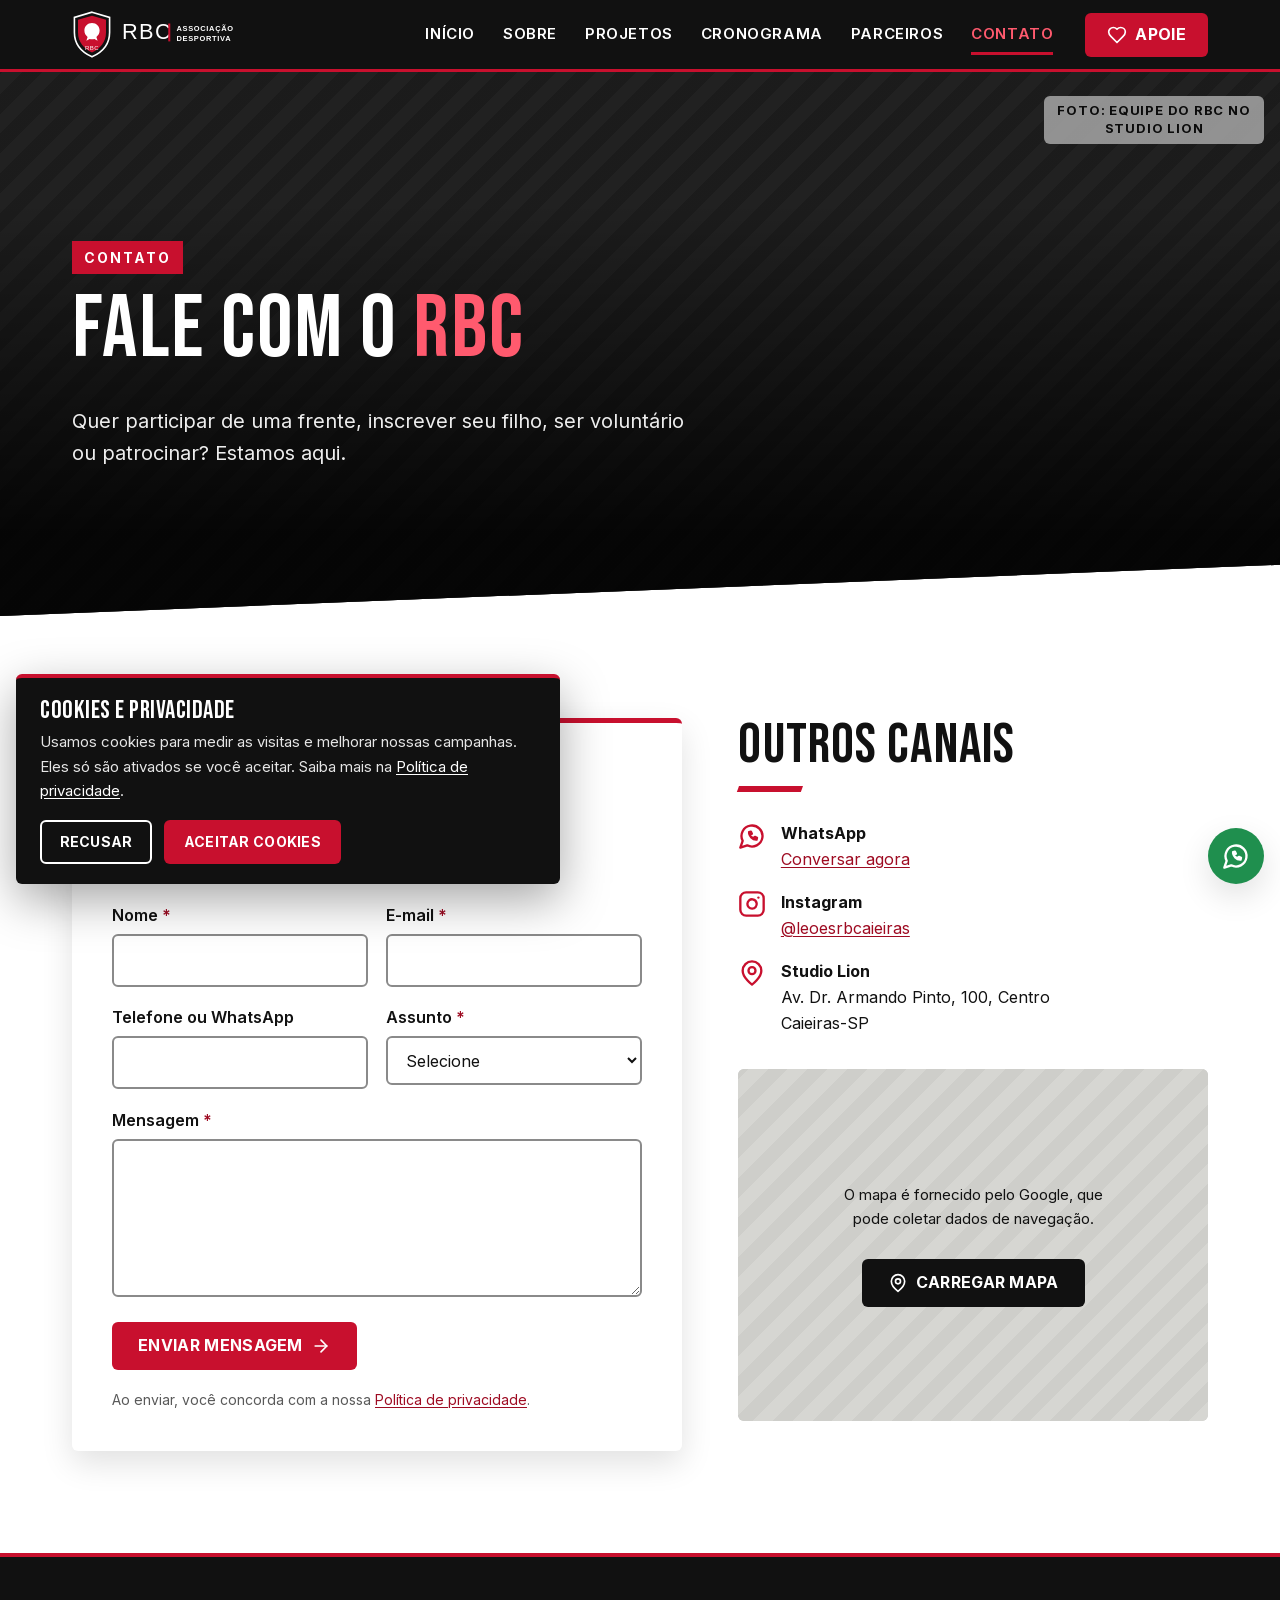
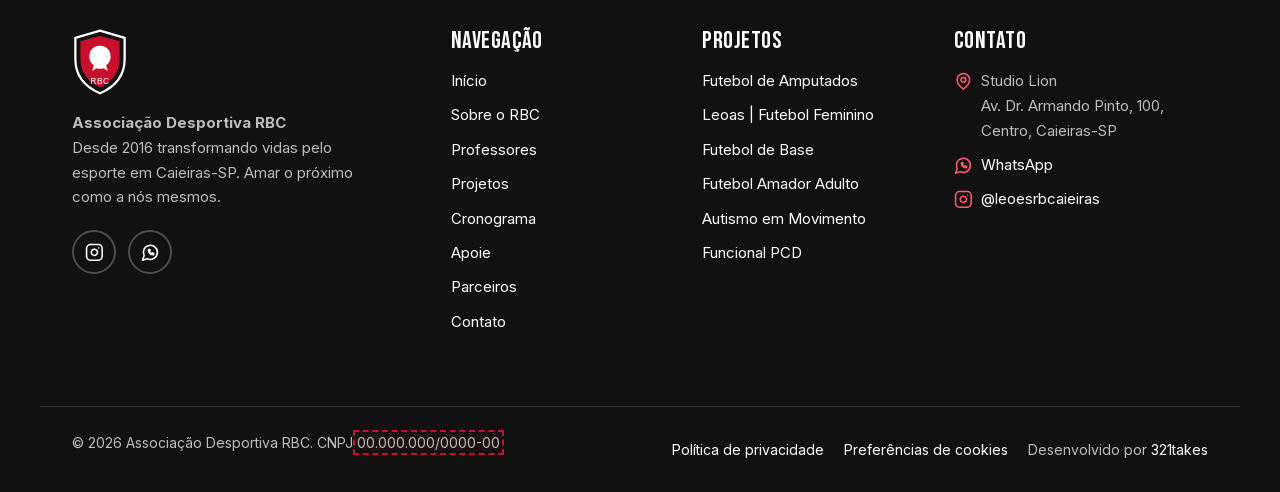
<file: contato.html>
<!doctype html>
<html lang="pt-BR">
<head>
<meta charset="utf-8">
<meta name="viewport" content="width=device-width, initial-scale=1">
<title>Contato | Leões RBC</title>
<meta name="description" content="Fale com o RBC pelo formulário, WhatsApp ou Instagram. Studio Lion, Caieiras-SP.">
<meta name="theme-color" content="#111111">
<link rel="canonical" href="https://leoesrbc.org.br/contato.html">
<meta property="og:type" content="website">
<meta property="og:locale" content="pt_BR">
<meta property="og:site_name" content="Leões RBC">
<meta property="og:title" content="Contato | Leões RBC">
<meta property="og:description" content="Fale com o RBC pelo formulário, WhatsApp ou Instagram. Studio Lion, Caieiras-SP.">
<meta property="og:url" content="https://leoesrbc.org.br/contato.html">
<meta property="og:image" content="https://leoesrbc.org.br/assets/img/og-image.jpg">
<meta property="og:image:width" content="1200">
<meta property="og:image:height" content="630">
<meta property="og:image:alt" content="Leões RBC, Associação Desportiva RBC de Caieiras-SP">
<meta name="twitter:card" content="summary_large_image">
<meta name="twitter:title" content="Contato | Leões RBC">
<meta name="twitter:description" content="Fale com o RBC pelo formulário, WhatsApp ou Instagram. Studio Lion, Caieiras-SP.">
<meta name="twitter:image" content="https://leoesrbc.org.br/assets/img/og-image.jpg">
<link rel="icon" href="assets/img/logo-escudo.svg" type="image/svg+xml">
<link rel="preload" href="assets/fonts/bebas-neue-latin.woff2" as="font" type="font/woff2" crossorigin>
<link rel="preload" href="assets/fonts/inter-latin-var.woff2" as="font" type="font/woff2" crossorigin>
<link rel="stylesheet" href="assets/css/style.css">
<script src="assets/js/consent.js" defer></script>
<script src="assets/js/main.js" defer></script>
</head>
<body>
<a class="skip-link" href="#conteudo">Pular para o conteúdo</a>
<header class="site-header">
  <div class="container header__inner">
    <a class="brand" href="index.html">
      <img class="brand__escudo" src="assets/img/logo-escudo.svg" width="100" height="118" alt="">
      <img class="brand__wordmark" src="assets/img/logo-wordmark.svg" width="200" height="48" alt="Leões RBC, página inicial">
    </a>
    <button class="nav-toggle" type="button" aria-expanded="false" aria-controls="menu-principal">
      <span class="sr-only">Abrir menu</span>
      <svg class="icon icon-menu" viewBox="0 0 24 24" fill="none" stroke="currentColor" stroke-width="2" stroke-linecap="round" stroke-linejoin="round" aria-hidden="true" focusable="false"><path d="M4 6h16"/><path d="M4 12h16"/><path d="M4 18h16"/></svg>
      <svg class="icon icon-close" viewBox="0 0 24 24" fill="none" stroke="currentColor" stroke-width="2" stroke-linecap="round" stroke-linejoin="round" aria-hidden="true" focusable="false"><path d="M18 6 6 18"/><path d="m6 6 12 12"/></svg>
    </button>
    <nav class="site-nav" id="menu-principal" aria-label="Menu principal">
      <ul>
        <li><a href="index.html">Início</a></li>
        <li><a href="sobre.html">Sobre</a></li>
        <li><a href="projetos.html">Projetos</a></li>
        <li><a href="cronograma.html">Cronograma</a></li>
        <li><a href="parceiros.html">Parceiros</a></li>
        <li><a href="contato.html" aria-current="page">Contato</a></li>
      </ul>
      <a class="btn btn--primary" href="apoie.html" data-track="click_apoie"><svg class="icon" viewBox="0 0 24 24" fill="none" stroke="currentColor" stroke-width="2" stroke-linecap="round" stroke-linejoin="round" aria-hidden="true" focusable="false"><path d="M19 14c1.49-1.46 3-3.21 3-5.5A5.5 5.5 0 0 0 16.5 3c-1.76 0-3 .5-4.5 2-1.5-1.5-2.74-2-4.5-2A5.5 5.5 0 0 0 2 8.5c0 2.3 1.5 4.05 3 5.5l7 7Z"/></svg> Apoie</a>
    </nav>
  </div>
</header>
<main id="conteudo" tabindex="-1">
<section class="hero hero--short" aria-labelledby="contato-titulo">
  <div class="hero__media">
    <div class="ph ph--dark" role="img" aria-label="Espaço reservado para foto: equipe do RBC no Studio Lion"><span class="ph__label" aria-hidden="true">FOTO: equipe do RBC no Studio Lion</span></div>
  </div>
  <div class="container hero__content">
    <p class="eyebrow">Contato</p>
    <h1 id="contato-titulo">Fale com o <em>RBC</em></h1>
    <p class="lead">Quer participar de uma frente, inscrever seu filho, ser voluntário ou patrocinar? Estamos aqui.</p>
  </div>
</section>

<section class="section" aria-labelledby="form-contato-titulo">
  <div class="container grid-2 grid-2--wide-left">
    <div class="panel">
      <h2 id="form-contato-titulo">Envie uma mensagem</h2>
      <form class="form" action="https://formspree.io/f/SEU_ID" method="POST" data-form="submit_contato" novalidate>
        <input type="hidden" name="_subject" value="Nova mensagem pelo site">
        <div class="hp" aria-hidden="true"><label for="submit_contato-gotcha">Não preencha este campo</label><input type="text" id="submit_contato-gotcha" name="_gotcha" tabindex="-1" autocomplete="off"></div>
        <p class="form__note">Campos com <span class="req" aria-hidden="true">*</span><span class="sr-only">asterisco</span> são obrigatórios.</p>
        <div class="form__row"><div class="field"><label for="con-nome">Nome <span class="req" aria-hidden="true">*</span></label><input type="text" id="con-nome" name="nome" required autocomplete="name" aria-describedby="con-nome-erro"><p class="field__error" id="con-nome-erro"></p></div><div class="field"><label for="con-email">E-mail <span class="req" aria-hidden="true">*</span></label><input type="email" id="con-email" name="email" required autocomplete="email" aria-describedby="con-email-erro"><p class="field__error" id="con-email-erro"></p></div></div>
        <div class="form__row"><div class="field"><label for="con-telefone">Telefone ou WhatsApp</label><input type="tel" id="con-telefone" name="telefone" autocomplete="tel" aria-describedby="con-telefone-erro"><p class="field__error" id="con-telefone-erro"></p></div><div class="field"><label for="con-assunto">Assunto <span class="req" aria-hidden="true">*</span></label><select id="con-assunto" name="assunto" required aria-describedby="con-assunto-erro"><option value="">Selecione</option><option>Quero que meu filho participe</option><option>Quero participar de uma frente</option><option>Patrocínio ou parceria</option><option>Voluntariado</option><option>Imprensa</option><option>Outro</option></select><p class="field__error" id="con-assunto-erro"></p></div></div>
        <div class="field"><label for="con-mensagem">Mensagem <span class="req" aria-hidden="true">*</span></label><textarea id="con-mensagem" name="mensagem" required aria-describedby="con-mensagem-erro" rows="5"></textarea><p class="field__error" id="con-mensagem-erro"></p></div>
        <p class="form__status" role="status" aria-live="polite"></p>
        <div><button class="btn btn--primary" type="submit">Enviar mensagem <svg class="icon" viewBox="0 0 24 24" fill="none" stroke="currentColor" stroke-width="2" stroke-linecap="round" stroke-linejoin="round" aria-hidden="true" focusable="false"><path d="M5 12h14"/><path d="m12 5 7 7-7 7"/></svg></button></div>
        <p class="form__note">Ao enviar, você concorda com a nossa <a href="privacidade.html">Política de privacidade</a>.</p>
      </form>
    </div>
    <div>
      <h2 class="bar">Outros canais</h2>
      <ul class="channels">
        <li><svg class="icon" viewBox="0 0 24 24" fill="none" stroke="currentColor" stroke-width="2" stroke-linecap="round" stroke-linejoin="round" aria-hidden="true" focusable="false"><path d="M7.9 20A9 9 0 1 0 4 16.1L2 22Z"/><path d="M9.5 9.5c.3 1.9 2.1 3.8 4 4.2l1-1 1.8.8-.4 1.6c-3.4.2-6.6-3-6.4-6.4l1.6-.4.8 1.8Z"/></svg><div><strong>WhatsApp</strong><a href="https://wa.me/NUMERO_WHATSAPP?text=Ol%C3%A1%21%20Vim%20pelo%20site%20do%20Le%C3%B5es%20RBC." target="_blank" rel="noopener" data-track="click_whatsapp">Conversar agora<span class="sr-only"> (abre em nova aba)</span></a></div></li>
        <li><svg class="icon" viewBox="0 0 24 24" fill="none" stroke="currentColor" stroke-width="2" stroke-linecap="round" stroke-linejoin="round" aria-hidden="true" focusable="false"><rect width="20" height="20" x="2" y="2" rx="5"/><path d="M16 11.37A4 4 0 1 1 12.63 8 4 4 0 0 1 16 11.37z"/><path d="M17.5 6.5h.01"/></svg><div><strong>Instagram</strong><a href="https://www.instagram.com/leoesrbcaieiras/" target="_blank" rel="noopener" data-track="click_instagram">@leoesrbcaieiras<span class="sr-only"> (abre em nova aba)</span></a></div></li>
        <li><svg class="icon" viewBox="0 0 24 24" fill="none" stroke="currentColor" stroke-width="2" stroke-linecap="round" stroke-linejoin="round" aria-hidden="true" focusable="false"><path d="M20 10c0 6-8 12-8 12s-8-6-8-12a8 8 0 0 1 16 0Z"/><circle cx="12" cy="10" r="3"/></svg><div><strong>Studio Lion</strong>Av. Dr. Armando Pinto, 100, Centro<br>Caieiras-SP</div></li>
      </ul>
      <!-- MAPA: o iframe do Google Maps só carrega após clique (privacidade e desempenho) -->
      <div class="map" data-map-src="https://www.google.com/maps?q=Av.+Dr.+Armando+Pinto,+100,+Centro,+Caieiras+-+SP&amp;output=embed">
        <div class="map__consent">
          <p>O mapa é fornecido pelo Google, que pode coletar dados de navegação.</p>
          <button class="btn btn--dark" type="button" data-map-load><svg class="icon" viewBox="0 0 24 24" fill="none" stroke="currentColor" stroke-width="2" stroke-linecap="round" stroke-linejoin="round" aria-hidden="true" focusable="false"><path d="M20 10c0 6-8 12-8 12s-8-6-8-12a8 8 0 0 1 16 0Z"/><circle cx="12" cy="10" r="3"/></svg> Carregar mapa</button>
        </div>
      </div>
    </div>
  </div>
</section>
</main>
<footer class="site-footer on-dark">
  <div class="container footer__grid">
    <div class="footer__brand">
      <img src="assets/img/logo-escudo.svg" width="100" height="118" alt="Escudo Leões RBC" loading="lazy">
      <p><strong>Associação Desportiva RBC</strong><br>Desde 2016 transformando vidas pelo esporte em Caieiras-SP. Amar o próximo como a nós mesmos.</p>
      <div class="social">
        <a href="https://www.instagram.com/leoesrbcaieiras/" target="_blank" rel="noopener" data-track="click_instagram"><svg class="icon" viewBox="0 0 24 24" fill="none" stroke="currentColor" stroke-width="2" stroke-linecap="round" stroke-linejoin="round" aria-hidden="true" focusable="false"><rect width="20" height="20" x="2" y="2" rx="5"/><path d="M16 11.37A4 4 0 1 1 12.63 8 4 4 0 0 1 16 11.37z"/><path d="M17.5 6.5h.01"/></svg><span class="sr-only">Instagram @leoesrbcaieiras (abre em nova aba)</span></a>
        <a href="https://wa.me/NUMERO_WHATSAPP?text=Ol%C3%A1%21%20Vim%20pelo%20site%20do%20Le%C3%B5es%20RBC." target="_blank" rel="noopener" data-track="click_whatsapp"><svg class="icon" viewBox="0 0 24 24" fill="none" stroke="currentColor" stroke-width="2" stroke-linecap="round" stroke-linejoin="round" aria-hidden="true" focusable="false"><path d="M7.9 20A9 9 0 1 0 4 16.1L2 22Z"/><path d="M9.5 9.5c.3 1.9 2.1 3.8 4 4.2l1-1 1.8.8-.4 1.6c-3.4.2-6.6-3-6.4-6.4l1.6-.4.8 1.8Z"/></svg><span class="sr-only">WhatsApp (abre em nova aba)</span></a>
      </div>
    </div>
    <nav aria-label="Navegação do rodapé">
      <h2 class="footer__title">Navegação</h2>
      <ul class="footer__list">
        <li><a href="index.html">Início</a></li>
        <li><a href="sobre.html">Sobre o RBC</a></li>
        <li><a href="sobre.html#professores">Professores</a></li>
        <li><a href="projetos.html">Projetos</a></li>
        <li><a href="cronograma.html">Cronograma</a></li>
        <li><a href="apoie.html" data-track="click_apoie">Apoie</a></li>
        <li><a href="parceiros.html">Parceiros</a></li>
        <li><a href="contato.html">Contato</a></li>
      </ul>
    </nav>
    <nav aria-label="Projetos">
      <h2 class="footer__title">Projetos</h2>
      <ul class="footer__list">
          <li><a href="projetos/amputados.html">Futebol de Amputados</a></li>
          <li><a href="projetos/leoas.html">Leoas | Futebol Feminino</a></li>
          <li><a href="projetos/base.html">Futebol de Base</a></li>
          <li><a href="projetos/amador.html">Futebol Amador Adulto</a></li>
          <li><a href="projetos/autismo-em-movimento.html">Autismo em Movimento</a></li>
          <li><a href="projetos/funcional-pcd.html">Funcional PCD</a></li>
      </ul>
    </nav>
    <div>
      <h2 class="footer__title">Contato</h2>
      <ul class="footer__list">
        <li><svg class="icon" viewBox="0 0 24 24" fill="none" stroke="currentColor" stroke-width="2" stroke-linecap="round" stroke-linejoin="round" aria-hidden="true" focusable="false"><path d="M20 10c0 6-8 12-8 12s-8-6-8-12a8 8 0 0 1 16 0Z"/><circle cx="12" cy="10" r="3"/></svg><span>Studio Lion<br>Av. Dr. Armando Pinto, 100, Centro, Caieiras-SP</span></li>
        <li><svg class="icon" viewBox="0 0 24 24" fill="none" stroke="currentColor" stroke-width="2" stroke-linecap="round" stroke-linejoin="round" aria-hidden="true" focusable="false"><path d="M7.9 20A9 9 0 1 0 4 16.1L2 22Z"/><path d="M9.5 9.5c.3 1.9 2.1 3.8 4 4.2l1-1 1.8.8-.4 1.6c-3.4.2-6.6-3-6.4-6.4l1.6-.4.8 1.8Z"/></svg><a href="https://wa.me/NUMERO_WHATSAPP?text=Ol%C3%A1%21%20Vim%20pelo%20site%20do%20Le%C3%B5es%20RBC." target="_blank" rel="noopener" data-track="click_whatsapp">WhatsApp<span class="sr-only"> (abre em nova aba)</span></a></li>
        <li><svg class="icon" viewBox="0 0 24 24" fill="none" stroke="currentColor" stroke-width="2" stroke-linecap="round" stroke-linejoin="round" aria-hidden="true" focusable="false"><rect width="20" height="20" x="2" y="2" rx="5"/><path d="M16 11.37A4 4 0 1 1 12.63 8 4 4 0 0 1 16 11.37z"/><path d="M17.5 6.5h.01"/></svg><a href="https://www.instagram.com/leoesrbcaieiras/" target="_blank" rel="noopener" data-track="click_instagram">@leoesrbcaieiras<span class="sr-only"> (abre em nova aba)</span></a></li>
      </ul>
    </div>
  </div>
  <div class="container footer__bottom">
    <p class="footer__copy">© <span data-year>2026</span> Associação Desportiva RBC. CNPJ <span class="todo">00.000.000/0000-00</span></p>
    <ul class="footer__legal" role="list">
      <li><a href="privacidade.html">Política de privacidade</a></li>
      <li><button type="button" data-consent-open>Preferências de cookies</button></li>
      <li>Desenvolvido por <a href="https://321takes.com" target="_blank" rel="noopener">321takes<span class="sr-only"> (abre em nova aba)</span></a></li>
    </ul>
  </div>
</footer>
<a class="whatsapp-float" href="https://wa.me/NUMERO_WHATSAPP?text=Ol%C3%A1%21%20Vim%20pelo%20site%20do%20Le%C3%B5es%20RBC." target="_blank" rel="noopener" data-track="click_whatsapp"><svg class="icon" viewBox="0 0 24 24" fill="none" stroke="currentColor" stroke-width="2" stroke-linecap="round" stroke-linejoin="round" aria-hidden="true" focusable="false"><path d="M7.9 20A9 9 0 1 0 4 16.1L2 22Z"/><path d="M9.5 9.5c.3 1.9 2.1 3.8 4 4.2l1-1 1.8.8-.4 1.6c-3.4.2-6.6-3-6.4-6.4l1.6-.4.8 1.8Z"/></svg><span class="sr-only">Fale com o RBC pelo WhatsApp (abre em nova aba)</span></a>

</body>
</html>
</file>
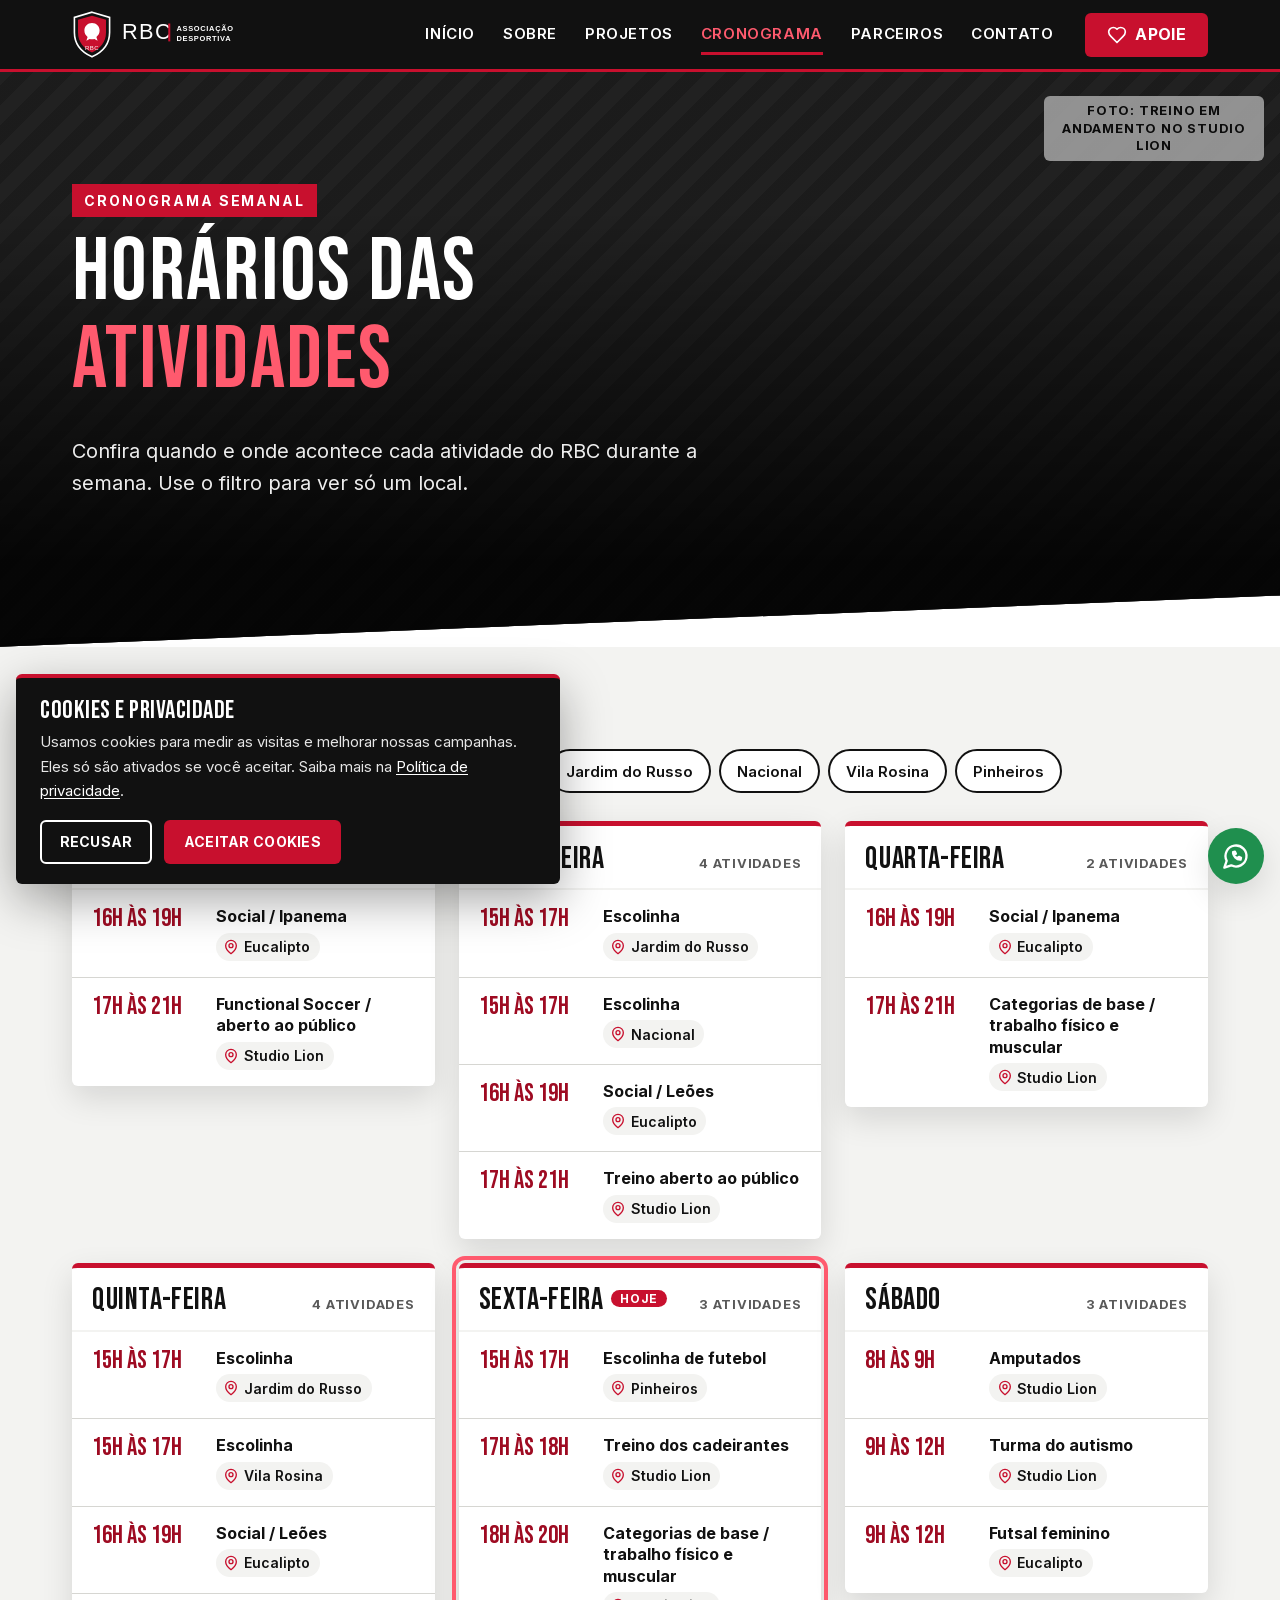
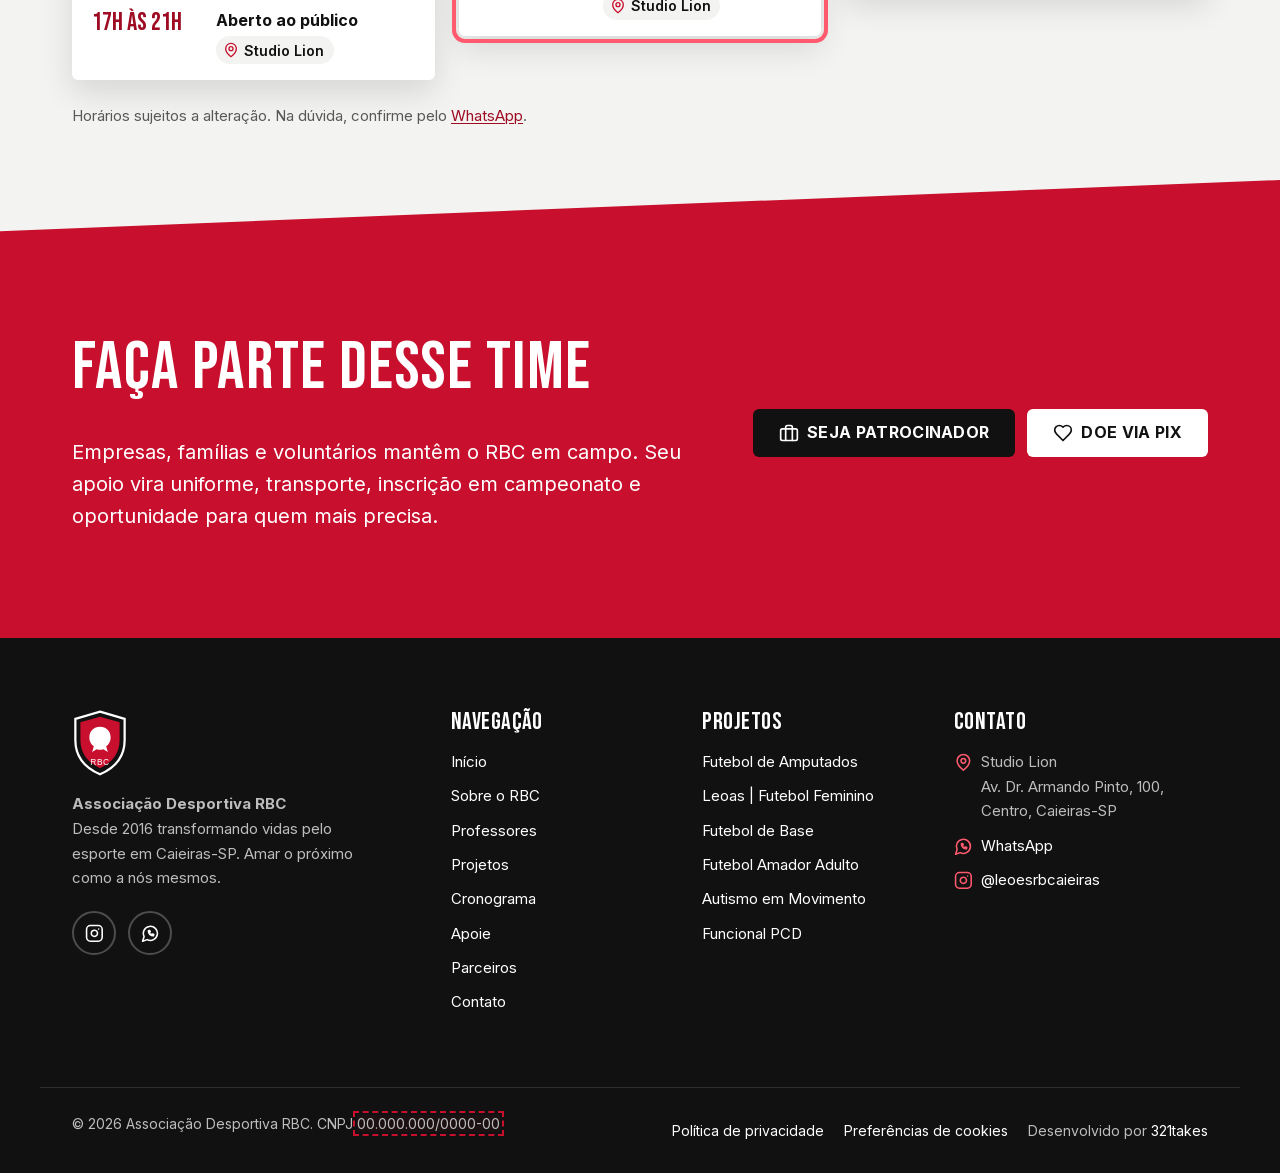
<file: cronograma.html>
<!doctype html>
<html lang="pt-BR">
<head>
<meta charset="utf-8">
<meta name="viewport" content="width=device-width, initial-scale=1">
<title>Cronograma semanal de atividades | Leões RBC</title>
<meta name="description" content="Horários e locais das atividades do RBC em Caieiras-SP: escolinhas, categorias de base, futsal feminino, amputados, cadeirantes e turma do autismo.">
<meta name="theme-color" content="#111111">
<link rel="canonical" href="https://leoesrbc.org.br/cronograma.html">
<meta property="og:type" content="website">
<meta property="og:locale" content="pt_BR">
<meta property="og:site_name" content="Leões RBC">
<meta property="og:title" content="Cronograma semanal de atividades | Leões RBC">
<meta property="og:description" content="Horários e locais das atividades do RBC em Caieiras-SP: escolinhas, categorias de base, futsal feminino, amputados, cadeirantes e turma do autismo.">
<meta property="og:url" content="https://leoesrbc.org.br/cronograma.html">
<meta property="og:image" content="https://leoesrbc.org.br/assets/img/og-image.jpg">
<meta property="og:image:width" content="1200">
<meta property="og:image:height" content="630">
<meta property="og:image:alt" content="Leões RBC, Associação Desportiva RBC de Caieiras-SP">
<meta name="twitter:card" content="summary_large_image">
<meta name="twitter:title" content="Cronograma semanal de atividades | Leões RBC">
<meta name="twitter:description" content="Horários e locais das atividades do RBC em Caieiras-SP: escolinhas, categorias de base, futsal feminino, amputados, cadeirantes e turma do autismo.">
<meta name="twitter:image" content="https://leoesrbc.org.br/assets/img/og-image.jpg">
<link rel="icon" href="assets/img/logo-escudo.svg" type="image/svg+xml">
<link rel="preload" href="assets/fonts/bebas-neue-latin.woff2" as="font" type="font/woff2" crossorigin>
<link rel="preload" href="assets/fonts/inter-latin-var.woff2" as="font" type="font/woff2" crossorigin>
<link rel="stylesheet" href="assets/css/style.css">
<script src="assets/js/consent.js" defer></script>
<script src="assets/js/main.js" defer></script>
</head>
<body>
<a class="skip-link" href="#conteudo">Pular para o conteúdo</a>
<header class="site-header">
  <div class="container header__inner">
    <a class="brand" href="index.html">
      <img class="brand__escudo" src="assets/img/logo-escudo.svg" width="100" height="118" alt="">
      <img class="brand__wordmark" src="assets/img/logo-wordmark.svg" width="200" height="48" alt="Leões RBC, página inicial">
    </a>
    <button class="nav-toggle" type="button" aria-expanded="false" aria-controls="menu-principal">
      <span class="sr-only">Abrir menu</span>
      <svg class="icon icon-menu" viewBox="0 0 24 24" fill="none" stroke="currentColor" stroke-width="2" stroke-linecap="round" stroke-linejoin="round" aria-hidden="true" focusable="false"><path d="M4 6h16"/><path d="M4 12h16"/><path d="M4 18h16"/></svg>
      <svg class="icon icon-close" viewBox="0 0 24 24" fill="none" stroke="currentColor" stroke-width="2" stroke-linecap="round" stroke-linejoin="round" aria-hidden="true" focusable="false"><path d="M18 6 6 18"/><path d="m6 6 12 12"/></svg>
    </button>
    <nav class="site-nav" id="menu-principal" aria-label="Menu principal">
      <ul>
        <li><a href="index.html">Início</a></li>
        <li><a href="sobre.html">Sobre</a></li>
        <li><a href="projetos.html">Projetos</a></li>
        <li><a href="cronograma.html" aria-current="page">Cronograma</a></li>
        <li><a href="parceiros.html">Parceiros</a></li>
        <li><a href="contato.html">Contato</a></li>
      </ul>
      <a class="btn btn--primary" href="apoie.html" data-track="click_apoie"><svg class="icon" viewBox="0 0 24 24" fill="none" stroke="currentColor" stroke-width="2" stroke-linecap="round" stroke-linejoin="round" aria-hidden="true" focusable="false"><path d="M19 14c1.49-1.46 3-3.21 3-5.5A5.5 5.5 0 0 0 16.5 3c-1.76 0-3 .5-4.5 2-1.5-1.5-2.74-2-4.5-2A5.5 5.5 0 0 0 2 8.5c0 2.3 1.5 4.05 3 5.5l7 7Z"/></svg> Apoie</a>
    </nav>
  </div>
</header>
<main id="conteudo" tabindex="-1">
<section class="hero hero--short" aria-labelledby="cronograma-titulo">
  <div class="hero__media">
    <div class="ph ph--dark" role="img" aria-label="Espaço reservado para foto: treino em andamento no Studio Lion"><span class="ph__label" aria-hidden="true">FOTO: treino em andamento no Studio Lion</span></div>
  </div>
  <div class="container hero__content">
    <p class="eyebrow">Cronograma semanal</p>
    <h1 id="cronograma-titulo">Horários das <em>atividades</em></h1>
    <p class="lead">Confira quando e onde acontece cada atividade do RBC durante a semana. Use o filtro para ver só um local.</p>
  </div>
</section>

<section class="section section--gray" id="horarios" aria-labelledby="horarios-titulo">
  <div class="container">
    <h2 id="horarios-titulo" class="sr-only">Atividades por dia da semana</h2>
    <div class="schedule-filter" role="group" aria-labelledby="filtro-local" data-schedule-filter hidden>
      <span class="schedule-filter__label" id="filtro-local">Filtrar por local:</span>
      <div class="schedule-filter__options">
        <button type="button" class="filter-btn" data-filter="" aria-pressed="true">Todos</button>
        <button type="button" class="filter-btn" data-filter="eucalipto" aria-pressed="false">Eucalipto</button>
        <button type="button" class="filter-btn" data-filter="studio-lion" aria-pressed="false">Studio Lion</button>
        <button type="button" class="filter-btn" data-filter="jardim-do-russo" aria-pressed="false">Jardim do Russo</button>
        <button type="button" class="filter-btn" data-filter="nacional" aria-pressed="false">Nacional</button>
        <button type="button" class="filter-btn" data-filter="vila-rosina" aria-pressed="false">Vila Rosina</button>
        <button type="button" class="filter-btn" data-filter="pinheiros" aria-pressed="false">Pinheiros</button>
      </div>
    </div>
    <p class="sr-only" role="status" aria-live="polite" data-schedule-status></p>
    <div class="schedule">
        <article class="day" data-weekday="1" aria-labelledby="dia-1">
          <header class="day__head">
            <h3 id="dia-1">Segunda-feira</h3>
            <span class="day__count">2 atividades</span>
          </header>
          <ul class="day__list">
            <li class="slot" data-local="eucalipto"><p class="slot__time"><time datetime="16:00">16h</time> às <time datetime="19:00">19h</time></p><p class="slot__name">Social / Ipanema</p><p class="slot__local"><svg class="icon" viewBox="0 0 24 24" fill="none" stroke="currentColor" stroke-width="2" stroke-linecap="round" stroke-linejoin="round" aria-hidden="true" focusable="false"><path d="M20 10c0 6-8 12-8 12s-8-6-8-12a8 8 0 0 1 16 0Z"/><circle cx="12" cy="10" r="3"/></svg><span class="sr-only">Local: </span>Eucalipto</p></li>
            <li class="slot" data-local="studio-lion"><p class="slot__time"><time datetime="17:00">17h</time> às <time datetime="21:00">21h</time></p><p class="slot__name">Functional Soccer / aberto ao público</p><p class="slot__local"><svg class="icon" viewBox="0 0 24 24" fill="none" stroke="currentColor" stroke-width="2" stroke-linecap="round" stroke-linejoin="round" aria-hidden="true" focusable="false"><path d="M20 10c0 6-8 12-8 12s-8-6-8-12a8 8 0 0 1 16 0Z"/><circle cx="12" cy="10" r="3"/></svg><span class="sr-only">Local: </span>Studio Lion</p></li>
          </ul>
        </article>
        <article class="day" data-weekday="2" aria-labelledby="dia-2">
          <header class="day__head">
            <h3 id="dia-2">Terça-feira</h3>
            <span class="day__count">4 atividades</span>
          </header>
          <ul class="day__list">
            <li class="slot" data-local="jardim-do-russo"><p class="slot__time"><time datetime="15:00">15h</time> às <time datetime="17:00">17h</time></p><p class="slot__name">Escolinha</p><p class="slot__local"><svg class="icon" viewBox="0 0 24 24" fill="none" stroke="currentColor" stroke-width="2" stroke-linecap="round" stroke-linejoin="round" aria-hidden="true" focusable="false"><path d="M20 10c0 6-8 12-8 12s-8-6-8-12a8 8 0 0 1 16 0Z"/><circle cx="12" cy="10" r="3"/></svg><span class="sr-only">Local: </span>Jardim do Russo</p></li>
            <li class="slot" data-local="nacional"><p class="slot__time"><time datetime="15:00">15h</time> às <time datetime="17:00">17h</time></p><p class="slot__name">Escolinha</p><p class="slot__local"><svg class="icon" viewBox="0 0 24 24" fill="none" stroke="currentColor" stroke-width="2" stroke-linecap="round" stroke-linejoin="round" aria-hidden="true" focusable="false"><path d="M20 10c0 6-8 12-8 12s-8-6-8-12a8 8 0 0 1 16 0Z"/><circle cx="12" cy="10" r="3"/></svg><span class="sr-only">Local: </span>Nacional</p></li>
            <li class="slot" data-local="eucalipto"><p class="slot__time"><time datetime="16:00">16h</time> às <time datetime="19:00">19h</time></p><p class="slot__name">Social / Leões</p><p class="slot__local"><svg class="icon" viewBox="0 0 24 24" fill="none" stroke="currentColor" stroke-width="2" stroke-linecap="round" stroke-linejoin="round" aria-hidden="true" focusable="false"><path d="M20 10c0 6-8 12-8 12s-8-6-8-12a8 8 0 0 1 16 0Z"/><circle cx="12" cy="10" r="3"/></svg><span class="sr-only">Local: </span>Eucalipto</p></li>
            <li class="slot" data-local="studio-lion"><p class="slot__time"><time datetime="17:00">17h</time> às <time datetime="21:00">21h</time></p><p class="slot__name">Treino aberto ao público</p><p class="slot__local"><svg class="icon" viewBox="0 0 24 24" fill="none" stroke="currentColor" stroke-width="2" stroke-linecap="round" stroke-linejoin="round" aria-hidden="true" focusable="false"><path d="M20 10c0 6-8 12-8 12s-8-6-8-12a8 8 0 0 1 16 0Z"/><circle cx="12" cy="10" r="3"/></svg><span class="sr-only">Local: </span>Studio Lion</p></li>
          </ul>
        </article>
        <article class="day" data-weekday="3" aria-labelledby="dia-3">
          <header class="day__head">
            <h3 id="dia-3">Quarta-feira</h3>
            <span class="day__count">2 atividades</span>
          </header>
          <ul class="day__list">
            <li class="slot" data-local="eucalipto"><p class="slot__time"><time datetime="16:00">16h</time> às <time datetime="19:00">19h</time></p><p class="slot__name">Social / Ipanema</p><p class="slot__local"><svg class="icon" viewBox="0 0 24 24" fill="none" stroke="currentColor" stroke-width="2" stroke-linecap="round" stroke-linejoin="round" aria-hidden="true" focusable="false"><path d="M20 10c0 6-8 12-8 12s-8-6-8-12a8 8 0 0 1 16 0Z"/><circle cx="12" cy="10" r="3"/></svg><span class="sr-only">Local: </span>Eucalipto</p></li>
            <li class="slot" data-local="studio-lion"><p class="slot__time"><time datetime="17:00">17h</time> às <time datetime="21:00">21h</time></p><p class="slot__name">Categorias de base / trabalho físico e muscular</p><p class="slot__local"><svg class="icon" viewBox="0 0 24 24" fill="none" stroke="currentColor" stroke-width="2" stroke-linecap="round" stroke-linejoin="round" aria-hidden="true" focusable="false"><path d="M20 10c0 6-8 12-8 12s-8-6-8-12a8 8 0 0 1 16 0Z"/><circle cx="12" cy="10" r="3"/></svg><span class="sr-only">Local: </span>Studio Lion</p></li>
          </ul>
        </article>
        <article class="day" data-weekday="4" aria-labelledby="dia-4">
          <header class="day__head">
            <h3 id="dia-4">Quinta-feira</h3>
            <span class="day__count">4 atividades</span>
          </header>
          <ul class="day__list">
            <li class="slot" data-local="jardim-do-russo"><p class="slot__time"><time datetime="15:00">15h</time> às <time datetime="17:00">17h</time></p><p class="slot__name">Escolinha</p><p class="slot__local"><svg class="icon" viewBox="0 0 24 24" fill="none" stroke="currentColor" stroke-width="2" stroke-linecap="round" stroke-linejoin="round" aria-hidden="true" focusable="false"><path d="M20 10c0 6-8 12-8 12s-8-6-8-12a8 8 0 0 1 16 0Z"/><circle cx="12" cy="10" r="3"/></svg><span class="sr-only">Local: </span>Jardim do Russo</p></li>
            <li class="slot" data-local="vila-rosina"><p class="slot__time"><time datetime="15:00">15h</time> às <time datetime="17:00">17h</time></p><p class="slot__name">Escolinha</p><p class="slot__local"><svg class="icon" viewBox="0 0 24 24" fill="none" stroke="currentColor" stroke-width="2" stroke-linecap="round" stroke-linejoin="round" aria-hidden="true" focusable="false"><path d="M20 10c0 6-8 12-8 12s-8-6-8-12a8 8 0 0 1 16 0Z"/><circle cx="12" cy="10" r="3"/></svg><span class="sr-only">Local: </span>Vila Rosina</p></li>
            <li class="slot" data-local="eucalipto"><p class="slot__time"><time datetime="16:00">16h</time> às <time datetime="19:00">19h</time></p><p class="slot__name">Social / Leões</p><p class="slot__local"><svg class="icon" viewBox="0 0 24 24" fill="none" stroke="currentColor" stroke-width="2" stroke-linecap="round" stroke-linejoin="round" aria-hidden="true" focusable="false"><path d="M20 10c0 6-8 12-8 12s-8-6-8-12a8 8 0 0 1 16 0Z"/><circle cx="12" cy="10" r="3"/></svg><span class="sr-only">Local: </span>Eucalipto</p></li>
            <li class="slot" data-local="studio-lion"><p class="slot__time"><time datetime="17:00">17h</time> às <time datetime="21:00">21h</time></p><p class="slot__name">Aberto ao público</p><p class="slot__local"><svg class="icon" viewBox="0 0 24 24" fill="none" stroke="currentColor" stroke-width="2" stroke-linecap="round" stroke-linejoin="round" aria-hidden="true" focusable="false"><path d="M20 10c0 6-8 12-8 12s-8-6-8-12a8 8 0 0 1 16 0Z"/><circle cx="12" cy="10" r="3"/></svg><span class="sr-only">Local: </span>Studio Lion</p></li>
          </ul>
        </article>
        <article class="day" data-weekday="5" aria-labelledby="dia-5">
          <header class="day__head">
            <h3 id="dia-5">Sexta-feira</h3>
            <span class="day__count">3 atividades</span>
          </header>
          <ul class="day__list">
            <li class="slot" data-local="pinheiros"><p class="slot__time"><time datetime="15:00">15h</time> às <time datetime="17:00">17h</time></p><p class="slot__name">Escolinha de futebol</p><p class="slot__local"><svg class="icon" viewBox="0 0 24 24" fill="none" stroke="currentColor" stroke-width="2" stroke-linecap="round" stroke-linejoin="round" aria-hidden="true" focusable="false"><path d="M20 10c0 6-8 12-8 12s-8-6-8-12a8 8 0 0 1 16 0Z"/><circle cx="12" cy="10" r="3"/></svg><span class="sr-only">Local: </span>Pinheiros</p></li>
            <li class="slot" data-local="studio-lion"><p class="slot__time"><time datetime="17:00">17h</time> às <time datetime="18:00">18h</time></p><p class="slot__name">Treino dos cadeirantes</p><p class="slot__local"><svg class="icon" viewBox="0 0 24 24" fill="none" stroke="currentColor" stroke-width="2" stroke-linecap="round" stroke-linejoin="round" aria-hidden="true" focusable="false"><path d="M20 10c0 6-8 12-8 12s-8-6-8-12a8 8 0 0 1 16 0Z"/><circle cx="12" cy="10" r="3"/></svg><span class="sr-only">Local: </span>Studio Lion</p></li>
            <li class="slot" data-local="studio-lion"><p class="slot__time"><time datetime="18:00">18h</time> às <time datetime="20:00">20h</time></p><p class="slot__name">Categorias de base / trabalho físico e muscular</p><p class="slot__local"><svg class="icon" viewBox="0 0 24 24" fill="none" stroke="currentColor" stroke-width="2" stroke-linecap="round" stroke-linejoin="round" aria-hidden="true" focusable="false"><path d="M20 10c0 6-8 12-8 12s-8-6-8-12a8 8 0 0 1 16 0Z"/><circle cx="12" cy="10" r="3"/></svg><span class="sr-only">Local: </span>Studio Lion</p></li>
          </ul>
        </article>
        <article class="day" data-weekday="6" aria-labelledby="dia-6">
          <header class="day__head">
            <h3 id="dia-6">Sábado</h3>
            <span class="day__count">3 atividades</span>
          </header>
          <ul class="day__list">
            <li class="slot" data-local="studio-lion"><p class="slot__time"><time datetime="08:00">8h</time> às <time datetime="09:00">9h</time></p><p class="slot__name">Amputados</p><p class="slot__local"><svg class="icon" viewBox="0 0 24 24" fill="none" stroke="currentColor" stroke-width="2" stroke-linecap="round" stroke-linejoin="round" aria-hidden="true" focusable="false"><path d="M20 10c0 6-8 12-8 12s-8-6-8-12a8 8 0 0 1 16 0Z"/><circle cx="12" cy="10" r="3"/></svg><span class="sr-only">Local: </span>Studio Lion</p></li>
            <li class="slot" data-local="studio-lion"><p class="slot__time"><time datetime="09:00">9h</time> às <time datetime="12:00">12h</time></p><p class="slot__name">Turma do autismo</p><p class="slot__local"><svg class="icon" viewBox="0 0 24 24" fill="none" stroke="currentColor" stroke-width="2" stroke-linecap="round" stroke-linejoin="round" aria-hidden="true" focusable="false"><path d="M20 10c0 6-8 12-8 12s-8-6-8-12a8 8 0 0 1 16 0Z"/><circle cx="12" cy="10" r="3"/></svg><span class="sr-only">Local: </span>Studio Lion</p></li>
            <li class="slot" data-local="eucalipto"><p class="slot__time"><time datetime="09:00">9h</time> às <time datetime="12:00">12h</time></p><p class="slot__name">Futsal feminino</p><p class="slot__local"><svg class="icon" viewBox="0 0 24 24" fill="none" stroke="currentColor" stroke-width="2" stroke-linecap="round" stroke-linejoin="round" aria-hidden="true" focusable="false"><path d="M20 10c0 6-8 12-8 12s-8-6-8-12a8 8 0 0 1 16 0Z"/><circle cx="12" cy="10" r="3"/></svg><span class="sr-only">Local: </span>Eucalipto</p></li>
          </ul>
        </article>
    </div>
    <p class="schedule__note">Horários sujeitos a alteração. Na dúvida, confirme pelo <a href="https://wa.me/NUMERO_WHATSAPP?text=Ol%C3%A1%21%20Vim%20pelo%20site%20do%20Le%C3%B5es%20RBC." target="_blank" rel="noopener" data-track="click_whatsapp">WhatsApp<span class="sr-only"> (abre em nova aba)</span></a>.</p>
  </div>
</section>

<section class="section section--red section--cut-top" aria-labelledby="cta-titulo">
  <div class="container cta">
    <div>
      <h2 id="cta-titulo">Faça parte desse time</h2>
      <p class="lead">Empresas, famílias e voluntários mantêm o RBC em campo. Seu apoio vira uniforme, transporte, inscrição em campeonato e oportunidade para quem mais precisa.</p>
    </div>
    <div class="btn-row">
      <a class="btn btn--dark" href="parceiros.html#seja-parceiro"><svg class="icon" viewBox="0 0 24 24" fill="none" stroke="currentColor" stroke-width="2" stroke-linecap="round" stroke-linejoin="round" aria-hidden="true" focusable="false"><rect width="20" height="14" x="2" y="7" rx="2"/><path d="M16 21V5a2 2 0 0 0-2-2h-4a2 2 0 0 0-2 2v16"/></svg> Seja patrocinador</a>
      <a class="btn btn--light" href="apoie.html#pix" data-track="click_apoie"><svg class="icon" viewBox="0 0 24 24" fill="none" stroke="currentColor" stroke-width="2" stroke-linecap="round" stroke-linejoin="round" aria-hidden="true" focusable="false"><path d="M19 14c1.49-1.46 3-3.21 3-5.5A5.5 5.5 0 0 0 16.5 3c-1.76 0-3 .5-4.5 2-1.5-1.5-2.74-2-4.5-2A5.5 5.5 0 0 0 2 8.5c0 2.3 1.5 4.05 3 5.5l7 7Z"/></svg> Doe via PIX</a>
    </div>
  </div>
</section>
</main>
<footer class="site-footer on-dark">
  <div class="container footer__grid">
    <div class="footer__brand">
      <img src="assets/img/logo-escudo.svg" width="100" height="118" alt="Escudo Leões RBC" loading="lazy">
      <p><strong>Associação Desportiva RBC</strong><br>Desde 2016 transformando vidas pelo esporte em Caieiras-SP. Amar o próximo como a nós mesmos.</p>
      <div class="social">
        <a href="https://www.instagram.com/leoesrbcaieiras/" target="_blank" rel="noopener" data-track="click_instagram"><svg class="icon" viewBox="0 0 24 24" fill="none" stroke="currentColor" stroke-width="2" stroke-linecap="round" stroke-linejoin="round" aria-hidden="true" focusable="false"><rect width="20" height="20" x="2" y="2" rx="5"/><path d="M16 11.37A4 4 0 1 1 12.63 8 4 4 0 0 1 16 11.37z"/><path d="M17.5 6.5h.01"/></svg><span class="sr-only">Instagram @leoesrbcaieiras (abre em nova aba)</span></a>
        <a href="https://wa.me/NUMERO_WHATSAPP?text=Ol%C3%A1%21%20Vim%20pelo%20site%20do%20Le%C3%B5es%20RBC." target="_blank" rel="noopener" data-track="click_whatsapp"><svg class="icon" viewBox="0 0 24 24" fill="none" stroke="currentColor" stroke-width="2" stroke-linecap="round" stroke-linejoin="round" aria-hidden="true" focusable="false"><path d="M7.9 20A9 9 0 1 0 4 16.1L2 22Z"/><path d="M9.5 9.5c.3 1.9 2.1 3.8 4 4.2l1-1 1.8.8-.4 1.6c-3.4.2-6.6-3-6.4-6.4l1.6-.4.8 1.8Z"/></svg><span class="sr-only">WhatsApp (abre em nova aba)</span></a>
      </div>
    </div>
    <nav aria-label="Navegação do rodapé">
      <h2 class="footer__title">Navegação</h2>
      <ul class="footer__list">
        <li><a href="index.html">Início</a></li>
        <li><a href="sobre.html">Sobre o RBC</a></li>
        <li><a href="sobre.html#professores">Professores</a></li>
        <li><a href="projetos.html">Projetos</a></li>
        <li><a href="cronograma.html">Cronograma</a></li>
        <li><a href="apoie.html" data-track="click_apoie">Apoie</a></li>
        <li><a href="parceiros.html">Parceiros</a></li>
        <li><a href="contato.html">Contato</a></li>
      </ul>
    </nav>
    <nav aria-label="Projetos">
      <h2 class="footer__title">Projetos</h2>
      <ul class="footer__list">
          <li><a href="projetos/amputados.html">Futebol de Amputados</a></li>
          <li><a href="projetos/leoas.html">Leoas | Futebol Feminino</a></li>
          <li><a href="projetos/base.html">Futebol de Base</a></li>
          <li><a href="projetos/amador.html">Futebol Amador Adulto</a></li>
          <li><a href="projetos/autismo-em-movimento.html">Autismo em Movimento</a></li>
          <li><a href="projetos/funcional-pcd.html">Funcional PCD</a></li>
      </ul>
    </nav>
    <div>
      <h2 class="footer__title">Contato</h2>
      <ul class="footer__list">
        <li><svg class="icon" viewBox="0 0 24 24" fill="none" stroke="currentColor" stroke-width="2" stroke-linecap="round" stroke-linejoin="round" aria-hidden="true" focusable="false"><path d="M20 10c0 6-8 12-8 12s-8-6-8-12a8 8 0 0 1 16 0Z"/><circle cx="12" cy="10" r="3"/></svg><span>Studio Lion<br>Av. Dr. Armando Pinto, 100, Centro, Caieiras-SP</span></li>
        <li><svg class="icon" viewBox="0 0 24 24" fill="none" stroke="currentColor" stroke-width="2" stroke-linecap="round" stroke-linejoin="round" aria-hidden="true" focusable="false"><path d="M7.9 20A9 9 0 1 0 4 16.1L2 22Z"/><path d="M9.5 9.5c.3 1.9 2.1 3.8 4 4.2l1-1 1.8.8-.4 1.6c-3.4.2-6.6-3-6.4-6.4l1.6-.4.8 1.8Z"/></svg><a href="https://wa.me/NUMERO_WHATSAPP?text=Ol%C3%A1%21%20Vim%20pelo%20site%20do%20Le%C3%B5es%20RBC." target="_blank" rel="noopener" data-track="click_whatsapp">WhatsApp<span class="sr-only"> (abre em nova aba)</span></a></li>
        <li><svg class="icon" viewBox="0 0 24 24" fill="none" stroke="currentColor" stroke-width="2" stroke-linecap="round" stroke-linejoin="round" aria-hidden="true" focusable="false"><rect width="20" height="20" x="2" y="2" rx="5"/><path d="M16 11.37A4 4 0 1 1 12.63 8 4 4 0 0 1 16 11.37z"/><path d="M17.5 6.5h.01"/></svg><a href="https://www.instagram.com/leoesrbcaieiras/" target="_blank" rel="noopener" data-track="click_instagram">@leoesrbcaieiras<span class="sr-only"> (abre em nova aba)</span></a></li>
      </ul>
    </div>
  </div>
  <div class="container footer__bottom">
    <p class="footer__copy">© <span data-year>2026</span> Associação Desportiva RBC. CNPJ <span class="todo">00.000.000/0000-00</span></p>
    <ul class="footer__legal" role="list">
      <li><a href="privacidade.html">Política de privacidade</a></li>
      <li><button type="button" data-consent-open>Preferências de cookies</button></li>
      <li>Desenvolvido por <a href="https://321takes.com" target="_blank" rel="noopener">321takes<span class="sr-only"> (abre em nova aba)</span></a></li>
    </ul>
  </div>
</footer>
<a class="whatsapp-float" href="https://wa.me/NUMERO_WHATSAPP?text=Ol%C3%A1%21%20Vim%20pelo%20site%20do%20Le%C3%B5es%20RBC." target="_blank" rel="noopener" data-track="click_whatsapp"><svg class="icon" viewBox="0 0 24 24" fill="none" stroke="currentColor" stroke-width="2" stroke-linecap="round" stroke-linejoin="round" aria-hidden="true" focusable="false"><path d="M7.9 20A9 9 0 1 0 4 16.1L2 22Z"/><path d="M9.5 9.5c.3 1.9 2.1 3.8 4 4.2l1-1 1.8.8-.4 1.6c-3.4.2-6.6-3-6.4-6.4l1.6-.4.8 1.8Z"/></svg><span class="sr-only">Fale com o RBC pelo WhatsApp (abre em nova aba)</span></a>

</body>
</html>
</file>
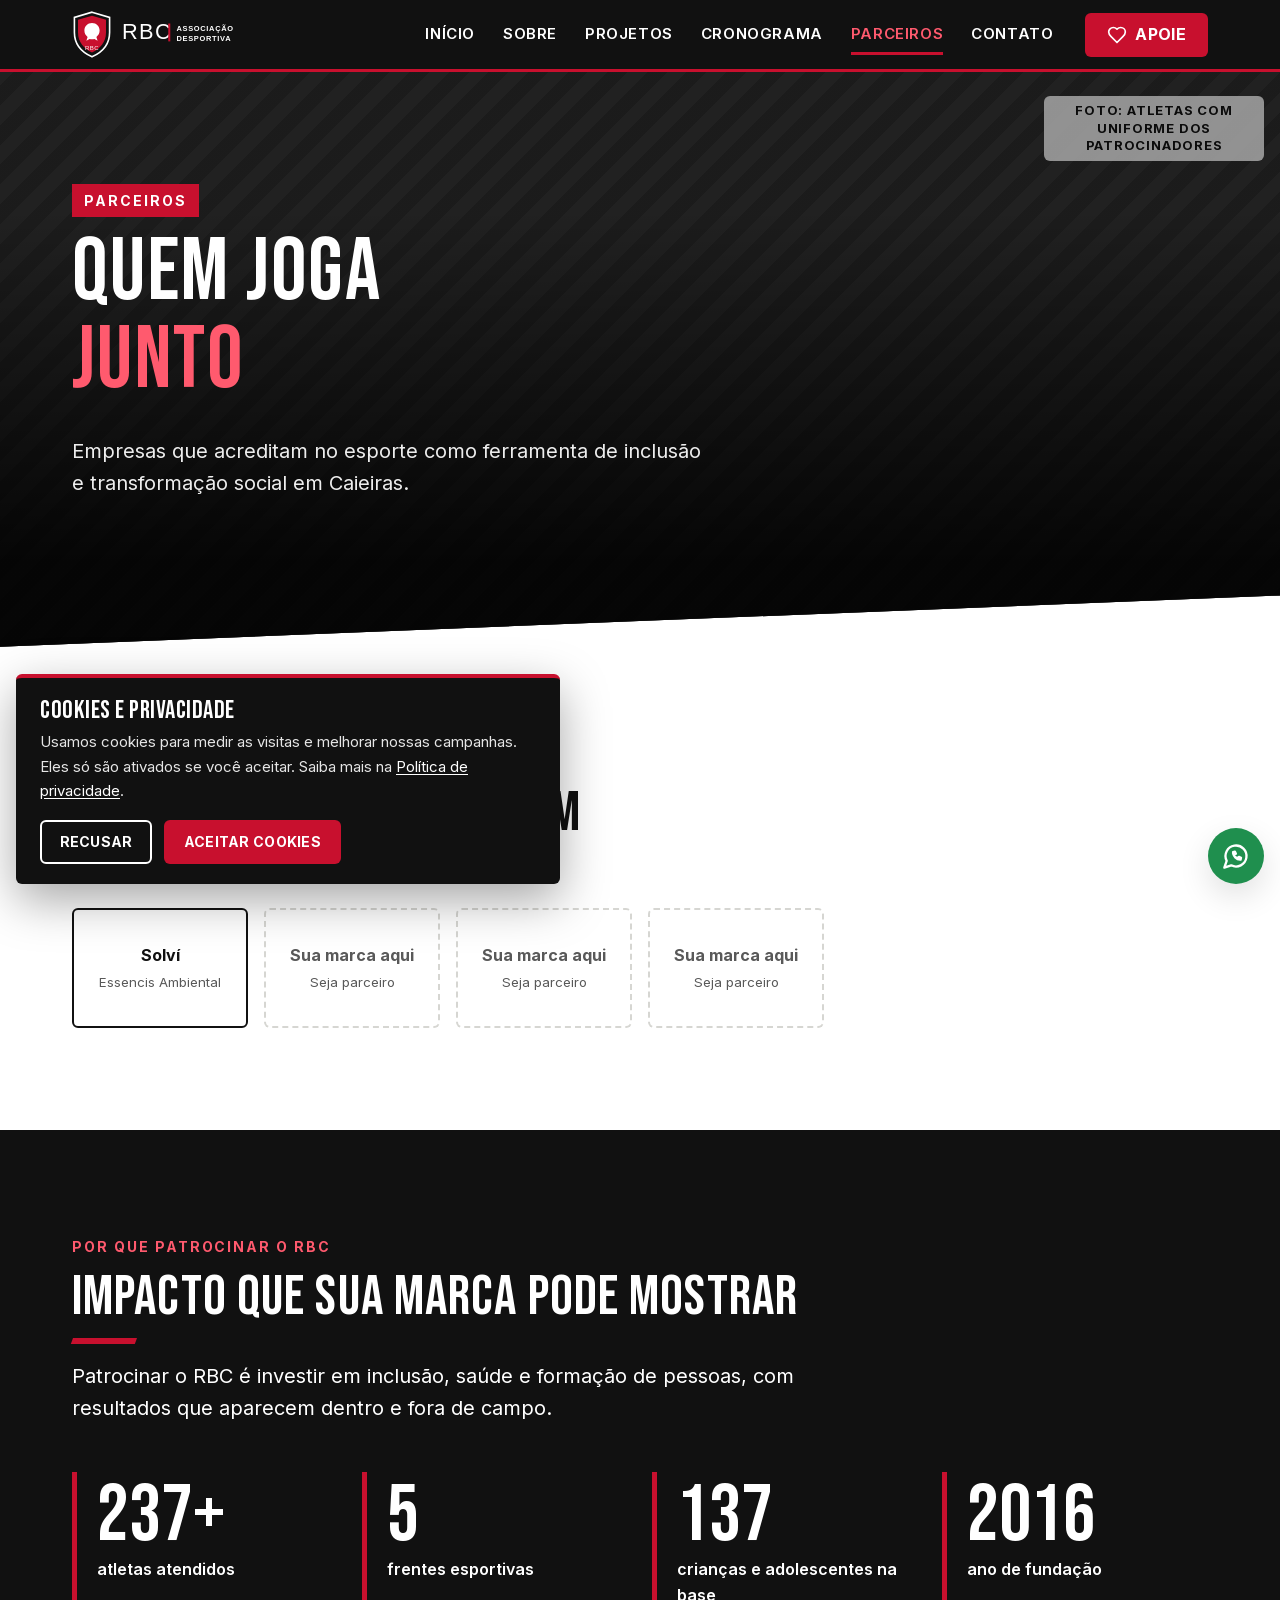
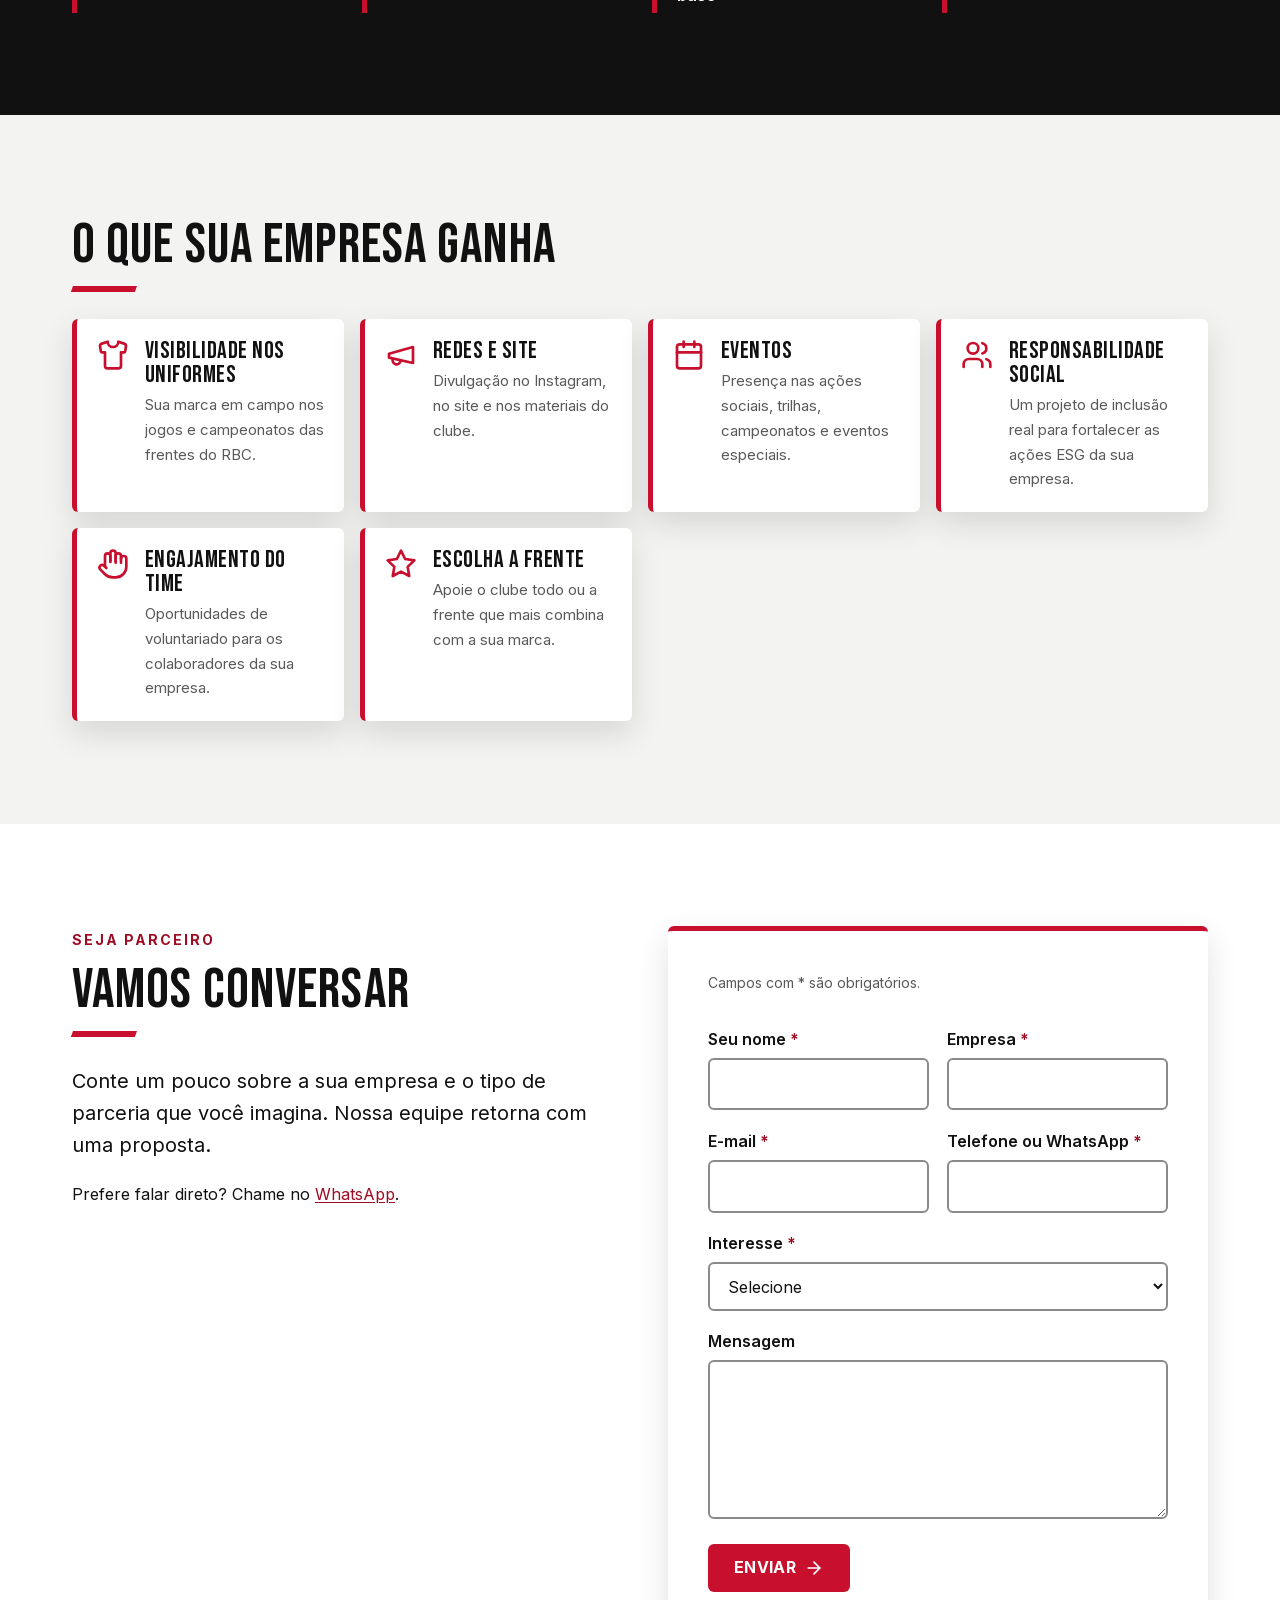
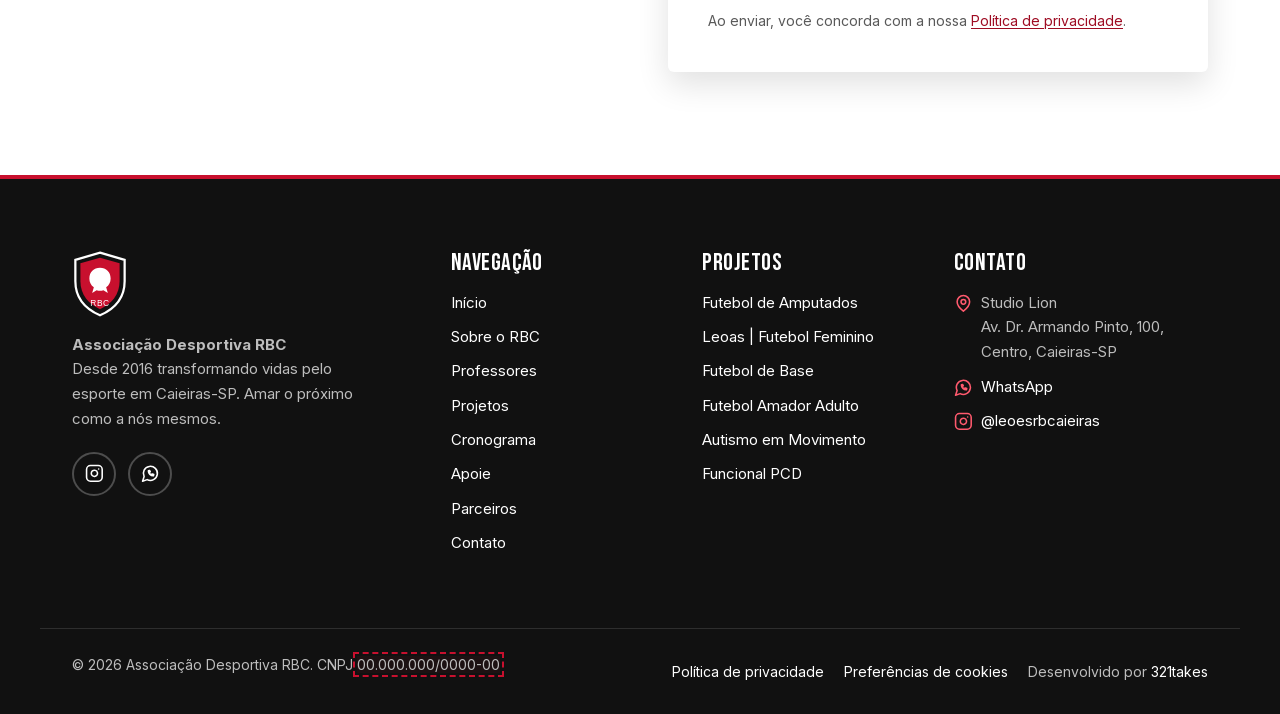
<file: parceiros.html>
<!doctype html>
<html lang="pt-BR">
<head>
<meta charset="utf-8">
<meta name="viewport" content="width=device-width, initial-scale=1">
<title>Parceiros e patrocínio | Leões RBC</title>
<meta name="description" content="Conheça os parceiros do RBC e saiba por que patrocinar um projeto de inclusão pelo esporte com mais de 260 atletas em Caieiras-SP.">
<meta name="theme-color" content="#111111">
<link rel="canonical" href="https://leoesrbc.org.br/parceiros.html">
<meta property="og:type" content="website">
<meta property="og:locale" content="pt_BR">
<meta property="og:site_name" content="Leões RBC">
<meta property="og:title" content="Parceiros e patrocínio | Leões RBC">
<meta property="og:description" content="Conheça os parceiros do RBC e saiba por que patrocinar um projeto de inclusão pelo esporte com mais de 260 atletas em Caieiras-SP.">
<meta property="og:url" content="https://leoesrbc.org.br/parceiros.html">
<meta property="og:image" content="https://leoesrbc.org.br/assets/img/og-image.jpg">
<meta property="og:image:width" content="1200">
<meta property="og:image:height" content="630">
<meta property="og:image:alt" content="Leões RBC, Associação Desportiva RBC de Caieiras-SP">
<meta name="twitter:card" content="summary_large_image">
<meta name="twitter:title" content="Parceiros e patrocínio | Leões RBC">
<meta name="twitter:description" content="Conheça os parceiros do RBC e saiba por que patrocinar um projeto de inclusão pelo esporte com mais de 260 atletas em Caieiras-SP.">
<meta name="twitter:image" content="https://leoesrbc.org.br/assets/img/og-image.jpg">
<link rel="icon" href="assets/img/logo-escudo.svg" type="image/svg+xml">
<link rel="preload" href="assets/fonts/bebas-neue-latin.woff2" as="font" type="font/woff2" crossorigin>
<link rel="preload" href="assets/fonts/inter-latin-var.woff2" as="font" type="font/woff2" crossorigin>
<link rel="stylesheet" href="assets/css/style.css">
<script src="assets/js/consent.js" defer></script>
<script src="assets/js/main.js" defer></script>
</head>
<body>
<a class="skip-link" href="#conteudo">Pular para o conteúdo</a>
<header class="site-header">
  <div class="container header__inner">
    <a class="brand" href="index.html">
      <img class="brand__escudo" src="assets/img/logo-escudo.svg" width="100" height="118" alt="">
      <img class="brand__wordmark" src="assets/img/logo-wordmark.svg" width="200" height="48" alt="Leões RBC, página inicial">
    </a>
    <button class="nav-toggle" type="button" aria-expanded="false" aria-controls="menu-principal">
      <span class="sr-only">Abrir menu</span>
      <svg class="icon icon-menu" viewBox="0 0 24 24" fill="none" stroke="currentColor" stroke-width="2" stroke-linecap="round" stroke-linejoin="round" aria-hidden="true" focusable="false"><path d="M4 6h16"/><path d="M4 12h16"/><path d="M4 18h16"/></svg>
      <svg class="icon icon-close" viewBox="0 0 24 24" fill="none" stroke="currentColor" stroke-width="2" stroke-linecap="round" stroke-linejoin="round" aria-hidden="true" focusable="false"><path d="M18 6 6 18"/><path d="m6 6 12 12"/></svg>
    </button>
    <nav class="site-nav" id="menu-principal" aria-label="Menu principal">
      <ul>
        <li><a href="index.html">Início</a></li>
        <li><a href="sobre.html">Sobre</a></li>
        <li><a href="projetos.html">Projetos</a></li>
        <li><a href="cronograma.html">Cronograma</a></li>
        <li><a href="parceiros.html" aria-current="page">Parceiros</a></li>
        <li><a href="contato.html">Contato</a></li>
      </ul>
      <a class="btn btn--primary" href="apoie.html" data-track="click_apoie"><svg class="icon" viewBox="0 0 24 24" fill="none" stroke="currentColor" stroke-width="2" stroke-linecap="round" stroke-linejoin="round" aria-hidden="true" focusable="false"><path d="M19 14c1.49-1.46 3-3.21 3-5.5A5.5 5.5 0 0 0 16.5 3c-1.76 0-3 .5-4.5 2-1.5-1.5-2.74-2-4.5-2A5.5 5.5 0 0 0 2 8.5c0 2.3 1.5 4.05 3 5.5l7 7Z"/></svg> Apoie</a>
    </nav>
  </div>
</header>
<main id="conteudo" tabindex="-1">
<section class="hero hero--short" aria-labelledby="parceiros-titulo">
  <div class="hero__media">
    <div class="ph ph--dark" role="img" aria-label="Espaço reservado para foto: atletas com uniforme dos patrocinadores"><span class="ph__label" aria-hidden="true">FOTO: atletas com uniforme dos patrocinadores</span></div>
  </div>
  <div class="container hero__content">
    <p class="eyebrow">Parceiros</p>
    <h1 id="parceiros-titulo">Quem joga <em>junto</em></h1>
    <p class="lead">Empresas que acreditam no esporte como ferramenta de inclusão e transformação social em Caieiras.</p>
  </div>
</section>

<section class="section" aria-labelledby="atuais-titulo">
  <div class="container">
    <div class="section-head">
      <p class="eyebrow">Parceiros atuais</p>
      <h2 id="atuais-titulo" class="bar">Obrigado por acreditarem</h2>
    </div>
    <ul class="logos">
          <li><div class="logo-slot logo-slot--main"><!-- LOGO: substituir por <img> do logo oficial da Solví -->Solví<small>Essencis Ambiental</small></div></li>
          <li><a class="logo-slot logo-slot--empty" href="parceiros.html#seja-parceiro">Sua marca aqui<small>Seja parceiro</small></a></li>
          <li><a class="logo-slot logo-slot--empty" href="parceiros.html#seja-parceiro">Sua marca aqui<small>Seja parceiro</small></a></li>
          <li><a class="logo-slot logo-slot--empty" href="parceiros.html#seja-parceiro">Sua marca aqui<small>Seja parceiro</small></a></li>
        </ul>
  </div>
</section>

<section class="section section--dark on-dark" aria-labelledby="porque-titulo">
  <div class="container">
    <div class="section-head">
      <p class="eyebrow">Por que patrocinar o RBC</p>
      <h2 id="porque-titulo" class="bar">Impacto que sua marca pode mostrar</h2>
      <p class="lead">Patrocinar o RBC é investir em inclusão, saúde e formação de pessoas, com resultados que aparecem dentro e fora de campo.</p>
    </div>
    <ul class="stats">
        <li class="stat"><span class="stat__num" data-count="260" data-suffix="+" aria-hidden="true">260+</span><span class="sr-only">260+ </span><span class="stat__label">atletas atendidos</span></li>
        <li class="stat"><span class="stat__num" data-count="6" data-suffix="" aria-hidden="true">6</span><span class="sr-only">6 </span><span class="stat__label">frentes esportivas</span></li>
        <li class="stat"><span class="stat__num" data-count="150" data-suffix="" aria-hidden="true">150</span><span class="sr-only">150 </span><span class="stat__label">crianças e adolescentes na base</span></li>
        <li class="stat"><span class="stat__num">2016</span> <span class="stat__label">ano de fundação</span></li>
    </ul>
  </div>
</section>

<section class="section section--gray" aria-labelledby="beneficios-titulo">
  <div class="container">
    <h2 id="beneficios-titulo" class="bar">O que sua empresa ganha</h2>
    <ul class="items">
      <li class="item"><svg class="icon" viewBox="0 0 24 24" fill="none" stroke="currentColor" stroke-width="2" stroke-linecap="round" stroke-linejoin="round" aria-hidden="true" focusable="false"><path d="M20.38 3.46 16 2a4 4 0 0 1-8 0L3.62 3.46a2 2 0 0 0-1.34 2.23l.58 3.47a1 1 0 0 0 .99.84H6v10c0 1.1.9 2 2 2h8a2 2 0 0 0 2-2V10h2.15a1 1 0 0 0 .99-.84l.58-3.47a2 2 0 0 0-1.34-2.23z"/></svg><div><h3>Visibilidade nos uniformes</h3><p>Sua marca em campo nos jogos e campeonatos das frentes do RBC.</p></div></li>
      <li class="item"><svg class="icon" viewBox="0 0 24 24" fill="none" stroke="currentColor" stroke-width="2" stroke-linecap="round" stroke-linejoin="round" aria-hidden="true" focusable="false"><path d="m3 11 18-5v12L3 14v-3z"/><path d="M11.6 16.8a3 3 0 1 1-5.8-1.6"/></svg><div><h3>Redes e site</h3><p>Divulgação no Instagram, no site e nos materiais do clube.</p></div></li>
      <li class="item"><svg class="icon" viewBox="0 0 24 24" fill="none" stroke="currentColor" stroke-width="2" stroke-linecap="round" stroke-linejoin="round" aria-hidden="true" focusable="false"><rect width="18" height="18" x="3" y="4" rx="2"/><path d="M16 2v4"/><path d="M8 2v4"/><path d="M3 10h18"/></svg><div><h3>Eventos</h3><p>Presença nas ações sociais, trilhas, campeonatos e eventos especiais.</p></div></li>
      <li class="item"><svg class="icon" viewBox="0 0 24 24" fill="none" stroke="currentColor" stroke-width="2" stroke-linecap="round" stroke-linejoin="round" aria-hidden="true" focusable="false"><path d="M16 21v-2a4 4 0 0 0-4-4H6a4 4 0 0 0-4 4v2"/><circle cx="9" cy="7" r="4"/><path d="M22 21v-2a4 4 0 0 0-3-3.87"/><path d="M16 3.13a4 4 0 0 1 0 7.75"/></svg><div><h3>Responsabilidade social</h3><p>Um projeto de inclusão real para fortalecer as ações ESG da sua empresa.</p></div></li>
      <li class="item"><svg class="icon" viewBox="0 0 24 24" fill="none" stroke="currentColor" stroke-width="2" stroke-linecap="round" stroke-linejoin="round" aria-hidden="true" focusable="false"><path d="M18 11V6a2 2 0 0 0-4 0v5"/><path d="M14 10V4a2 2 0 0 0-4 0v6"/><path d="M10 10.5V6a2 2 0 0 0-4 0v8"/><path d="M18 8a2 2 0 1 1 4 0v6a8 8 0 0 1-8 8h-2c-2.8 0-4.5-.86-5.99-2.34l-3.6-3.6a2 2 0 0 1 2.83-2.82L7 15"/></svg><div><h3>Engajamento do time</h3><p>Oportunidades de voluntariado para os colaboradores da sua empresa.</p></div></li>
      <li class="item"><svg class="icon" viewBox="0 0 24 24" fill="none" stroke="currentColor" stroke-width="2" stroke-linecap="round" stroke-linejoin="round" aria-hidden="true" focusable="false"><path d="M12 2l3.09 6.26L22 9.27l-5 4.87 1.18 6.88L12 17.77l-6.18 3.25L7 14.14 2 9.27l6.91-1.01L12 2z"/></svg><div><h3>Escolha a frente</h3><p>Apoie o clube todo ou a frente que mais combina com a sua marca.</p></div></li>
    </ul>
  </div>
</section>

<section class="section" id="seja-parceiro" aria-labelledby="seja-titulo">
  <div class="container grid-2">
    <div>
      <p class="eyebrow">Seja parceiro</p>
      <h2 id="seja-titulo" class="bar">Vamos conversar</h2>
      <p class="lead">Conte um pouco sobre a sua empresa e o tipo de parceria que você imagina. Nossa equipe retorna com uma proposta.</p>
      <p>Prefere falar direto? Chame no <a href="https://wa.me/NUMERO_WHATSAPP?text=Ol%C3%A1%21%20Vim%20pelo%20site%20do%20Le%C3%B5es%20RBC." target="_blank" rel="noopener" data-track="click_whatsapp">WhatsApp<span class="sr-only"> (abre em nova aba)</span></a>.</p>
    </div>
    <div class="panel">
      <form class="form" action="https://formspree.io/f/SEU_ID" method="POST" data-form="submit_patrocinio" novalidate>
        <input type="hidden" name="_subject" value="Contato de empresa pela página Parceiros">
        <div class="hp" aria-hidden="true"><label for="submit_patrocinio-gotcha">Não preencha este campo</label><input type="text" id="submit_patrocinio-gotcha" name="_gotcha" tabindex="-1" autocomplete="off"></div>
        <p class="form__note">Campos com <span class="req" aria-hidden="true">*</span><span class="sr-only">asterisco</span> são obrigatórios.</p>
        <div class="form__row"><div class="field"><label for="par-nome">Seu nome <span class="req" aria-hidden="true">*</span></label><input type="text" id="par-nome" name="nome" required autocomplete="name" aria-describedby="par-nome-erro"><p class="field__error" id="par-nome-erro"></p></div><div class="field"><label for="par-empresa">Empresa <span class="req" aria-hidden="true">*</span></label><input type="text" id="par-empresa" name="empresa" required autocomplete="organization" aria-describedby="par-empresa-erro"><p class="field__error" id="par-empresa-erro"></p></div></div>
        <div class="form__row"><div class="field"><label for="par-email">E-mail <span class="req" aria-hidden="true">*</span></label><input type="email" id="par-email" name="email" required autocomplete="email" aria-describedby="par-email-erro"><p class="field__error" id="par-email-erro"></p></div><div class="field"><label for="par-telefone">Telefone ou WhatsApp <span class="req" aria-hidden="true">*</span></label><input type="tel" id="par-telefone" name="telefone" required autocomplete="tel" aria-describedby="par-telefone-erro"><p class="field__error" id="par-telefone-erro"></p></div></div>
        <div class="field"><label for="par-interesse">Interesse <span class="req" aria-hidden="true">*</span></label><select id="par-interesse" name="interesse" required aria-describedby="par-interesse-erro"><option value="">Selecione</option><option>Patrocínio geral do clube</option><option>Patrocínio de uma frente específica</option><option>Apoio em evento</option><option>Doação de materiais</option><option>Outro</option></select><p class="field__error" id="par-interesse-erro"></p></div>
        <div class="field"><label for="par-mensagem">Mensagem</label><textarea id="par-mensagem" name="mensagem" aria-describedby="par-mensagem-erro" rows="5"></textarea><p class="field__error" id="par-mensagem-erro"></p></div>
        <p class="form__status" role="status" aria-live="polite"></p>
        <div><button class="btn btn--primary" type="submit">Enviar <svg class="icon" viewBox="0 0 24 24" fill="none" stroke="currentColor" stroke-width="2" stroke-linecap="round" stroke-linejoin="round" aria-hidden="true" focusable="false"><path d="M5 12h14"/><path d="m12 5 7 7-7 7"/></svg></button></div>
        <p class="form__note">Ao enviar, você concorda com a nossa <a href="privacidade.html">Política de privacidade</a>.</p>
      </form>
    </div>
  </div>
</section>
</main>
<footer class="site-footer on-dark">
  <div class="container footer__grid">
    <div class="footer__brand">
      <img src="assets/img/logo-escudo.svg" width="100" height="118" alt="Escudo Leões RBC" loading="lazy">
      <p><strong>Associação Desportiva RBC</strong><br>Desde 2016 transformando vidas pelo esporte em Caieiras-SP. Amar o próximo como a nós mesmos.</p>
      <div class="social">
        <a href="https://www.instagram.com/leoesrbcaieiras/" target="_blank" rel="noopener" data-track="click_instagram"><svg class="icon" viewBox="0 0 24 24" fill="none" stroke="currentColor" stroke-width="2" stroke-linecap="round" stroke-linejoin="round" aria-hidden="true" focusable="false"><rect width="20" height="20" x="2" y="2" rx="5"/><path d="M16 11.37A4 4 0 1 1 12.63 8 4 4 0 0 1 16 11.37z"/><path d="M17.5 6.5h.01"/></svg><span class="sr-only">Instagram @leoesrbcaieiras (abre em nova aba)</span></a>
        <a href="https://wa.me/NUMERO_WHATSAPP?text=Ol%C3%A1%21%20Vim%20pelo%20site%20do%20Le%C3%B5es%20RBC." target="_blank" rel="noopener" data-track="click_whatsapp"><svg class="icon" viewBox="0 0 24 24" fill="none" stroke="currentColor" stroke-width="2" stroke-linecap="round" stroke-linejoin="round" aria-hidden="true" focusable="false"><path d="M7.9 20A9 9 0 1 0 4 16.1L2 22Z"/><path d="M9.5 9.5c.3 1.9 2.1 3.8 4 4.2l1-1 1.8.8-.4 1.6c-3.4.2-6.6-3-6.4-6.4l1.6-.4.8 1.8Z"/></svg><span class="sr-only">WhatsApp (abre em nova aba)</span></a>
      </div>
    </div>
    <nav aria-label="Navegação do rodapé">
      <h2 class="footer__title">Navegação</h2>
      <ul class="footer__list">
        <li><a href="index.html">Início</a></li>
        <li><a href="sobre.html">Sobre o RBC</a></li>
        <li><a href="sobre.html#professores">Professores</a></li>
        <li><a href="projetos.html">Projetos</a></li>
        <li><a href="cronograma.html">Cronograma</a></li>
        <li><a href="apoie.html" data-track="click_apoie">Apoie</a></li>
        <li><a href="parceiros.html">Parceiros</a></li>
        <li><a href="contato.html">Contato</a></li>
      </ul>
    </nav>
    <nav aria-label="Projetos">
      <h2 class="footer__title">Projetos</h2>
      <ul class="footer__list">
          <li><a href="projetos/amputados.html">Futebol de Amputados</a></li>
          <li><a href="projetos/leoas.html">Leoas | Futebol Feminino</a></li>
          <li><a href="projetos/base.html">Futebol de Base</a></li>
          <li><a href="projetos/amador.html">Futebol Amador Adulto</a></li>
          <li><a href="projetos/autismo-em-movimento.html">Autismo em Movimento</a></li>
          <li><a href="projetos/funcional-pcd.html">Funcional PCD</a></li>
      </ul>
    </nav>
    <div>
      <h2 class="footer__title">Contato</h2>
      <ul class="footer__list">
        <li><svg class="icon" viewBox="0 0 24 24" fill="none" stroke="currentColor" stroke-width="2" stroke-linecap="round" stroke-linejoin="round" aria-hidden="true" focusable="false"><path d="M20 10c0 6-8 12-8 12s-8-6-8-12a8 8 0 0 1 16 0Z"/><circle cx="12" cy="10" r="3"/></svg><span>Studio Lion<br>Av. Dr. Armando Pinto, 100, Centro, Caieiras-SP</span></li>
        <li><svg class="icon" viewBox="0 0 24 24" fill="none" stroke="currentColor" stroke-width="2" stroke-linecap="round" stroke-linejoin="round" aria-hidden="true" focusable="false"><path d="M7.9 20A9 9 0 1 0 4 16.1L2 22Z"/><path d="M9.5 9.5c.3 1.9 2.1 3.8 4 4.2l1-1 1.8.8-.4 1.6c-3.4.2-6.6-3-6.4-6.4l1.6-.4.8 1.8Z"/></svg><a href="https://wa.me/NUMERO_WHATSAPP?text=Ol%C3%A1%21%20Vim%20pelo%20site%20do%20Le%C3%B5es%20RBC." target="_blank" rel="noopener" data-track="click_whatsapp">WhatsApp<span class="sr-only"> (abre em nova aba)</span></a></li>
        <li><svg class="icon" viewBox="0 0 24 24" fill="none" stroke="currentColor" stroke-width="2" stroke-linecap="round" stroke-linejoin="round" aria-hidden="true" focusable="false"><rect width="20" height="20" x="2" y="2" rx="5"/><path d="M16 11.37A4 4 0 1 1 12.63 8 4 4 0 0 1 16 11.37z"/><path d="M17.5 6.5h.01"/></svg><a href="https://www.instagram.com/leoesrbcaieiras/" target="_blank" rel="noopener" data-track="click_instagram">@leoesrbcaieiras<span class="sr-only"> (abre em nova aba)</span></a></li>
      </ul>
    </div>
  </div>
  <div class="container footer__bottom">
    <p class="footer__copy">© <span data-year>2026</span> Associação Desportiva RBC. CNPJ <span class="todo">00.000.000/0000-00</span></p>
    <ul class="footer__legal" role="list">
      <li><a href="privacidade.html">Política de privacidade</a></li>
      <li><button type="button" data-consent-open>Preferências de cookies</button></li>
      <li>Desenvolvido por <a href="https://321takes.com" target="_blank" rel="noopener">321takes<span class="sr-only"> (abre em nova aba)</span></a></li>
    </ul>
  </div>
</footer>
<a class="whatsapp-float" href="https://wa.me/NUMERO_WHATSAPP?text=Ol%C3%A1%21%20Vim%20pelo%20site%20do%20Le%C3%B5es%20RBC." target="_blank" rel="noopener" data-track="click_whatsapp"><svg class="icon" viewBox="0 0 24 24" fill="none" stroke="currentColor" stroke-width="2" stroke-linecap="round" stroke-linejoin="round" aria-hidden="true" focusable="false"><path d="M7.9 20A9 9 0 1 0 4 16.1L2 22Z"/><path d="M9.5 9.5c.3 1.9 2.1 3.8 4 4.2l1-1 1.8.8-.4 1.6c-3.4.2-6.6-3-6.4-6.4l1.6-.4.8 1.8Z"/></svg><span class="sr-only">Fale com o RBC pelo WhatsApp (abre em nova aba)</span></a>

</body>
</html>
</file>
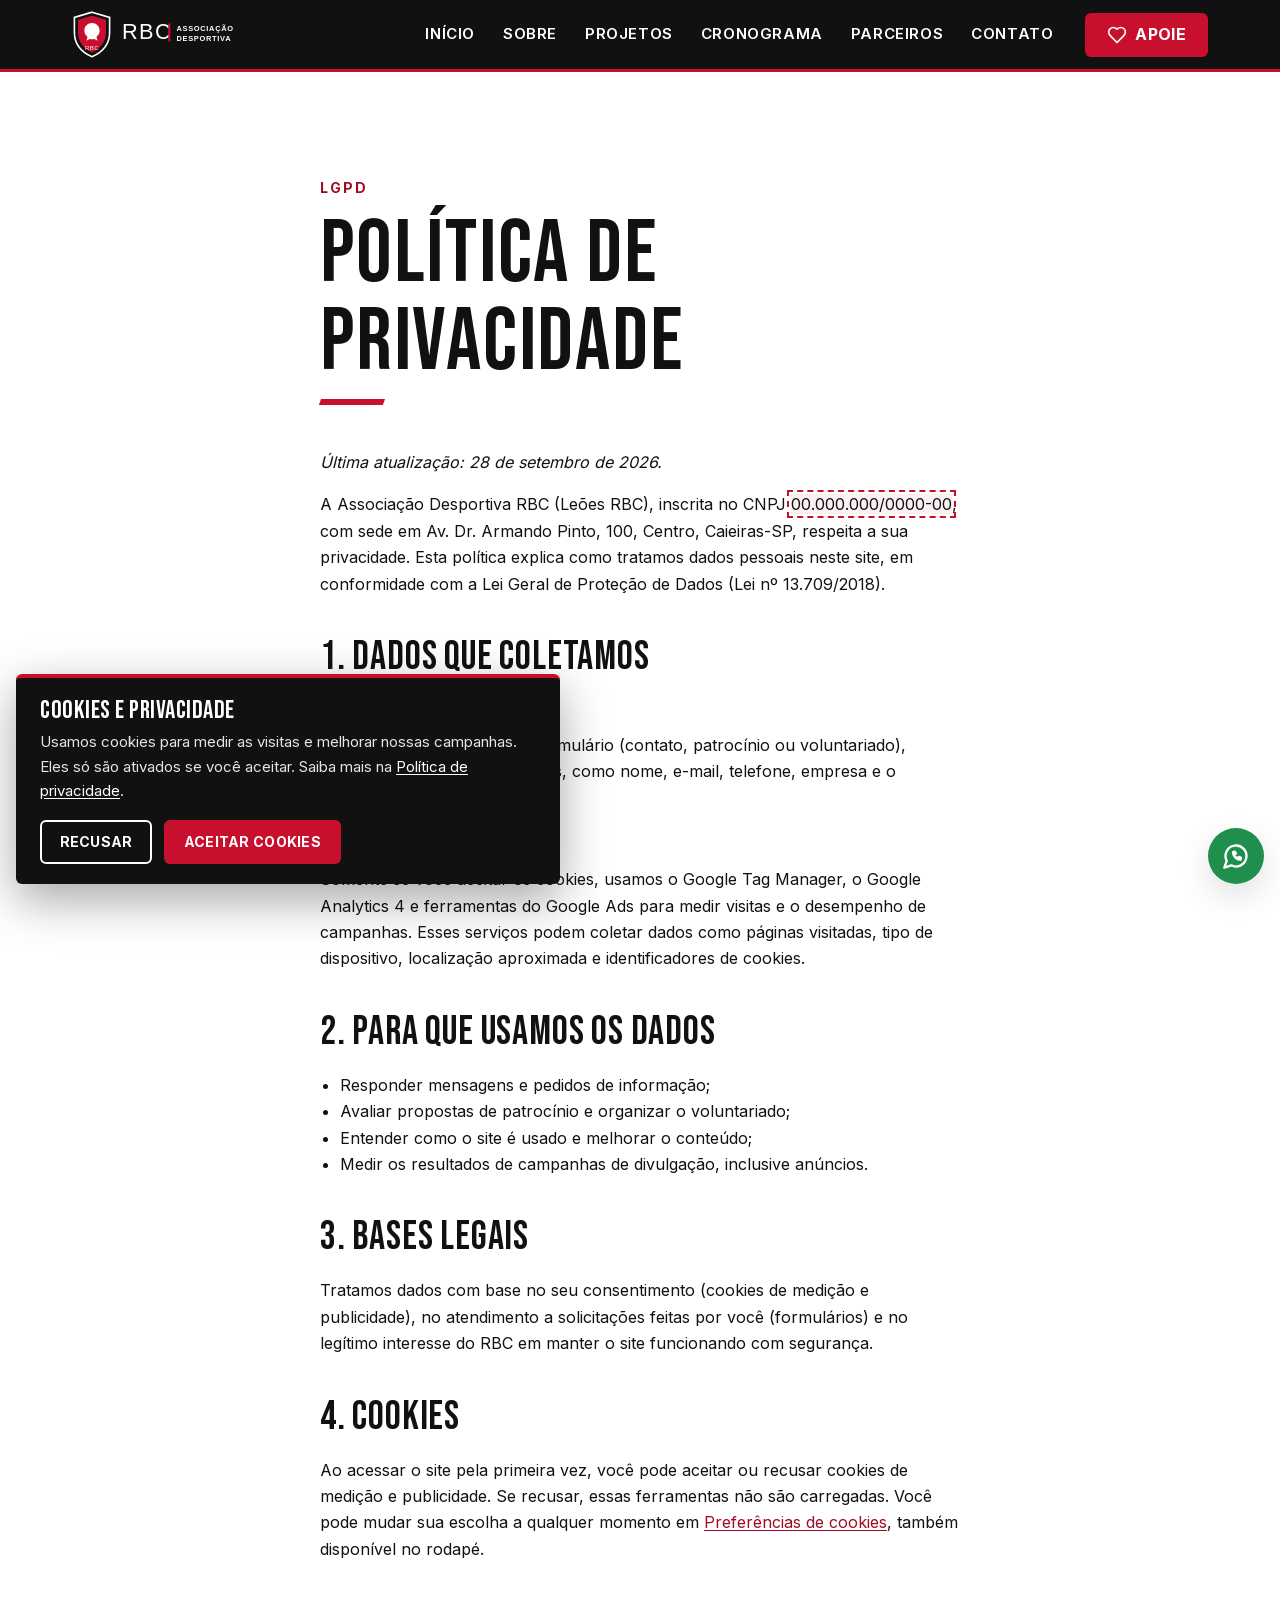
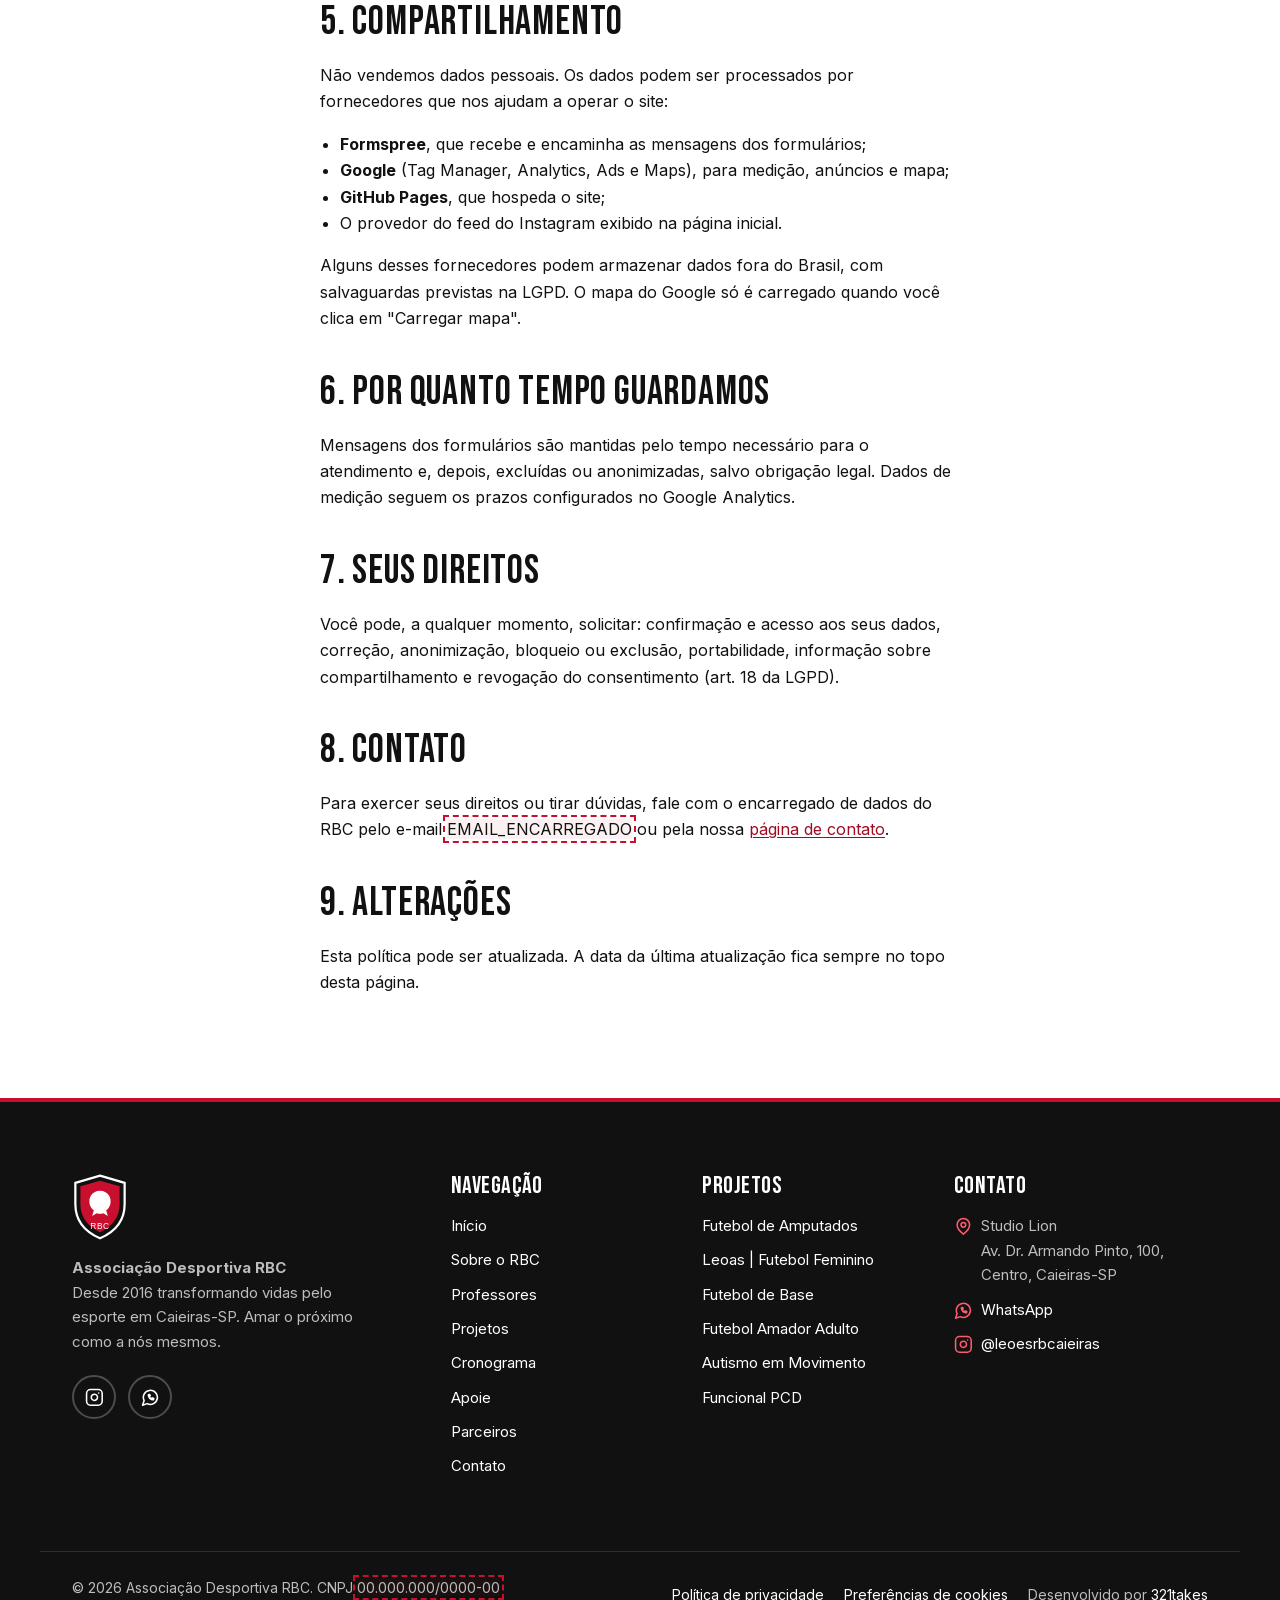
<file: privacidade.html>
<!doctype html>
<html lang="pt-BR">
<head>
<meta charset="utf-8">
<meta name="viewport" content="width=device-width, initial-scale=1">
<title>Política de privacidade | Leões RBC</title>
<meta name="description" content="Como a Associação Desportiva RBC trata dados pessoais e cookies neste site, de acordo com a LGPD.">
<meta name="theme-color" content="#111111">
<link rel="canonical" href="https://leoesrbc.org.br/privacidade.html">
<meta property="og:type" content="website">
<meta property="og:locale" content="pt_BR">
<meta property="og:site_name" content="Leões RBC">
<meta property="og:title" content="Política de privacidade | Leões RBC">
<meta property="og:description" content="Como a Associação Desportiva RBC trata dados pessoais e cookies neste site, de acordo com a LGPD.">
<meta property="og:url" content="https://leoesrbc.org.br/privacidade.html">
<meta property="og:image" content="https://leoesrbc.org.br/assets/img/og-image.jpg">
<meta property="og:image:width" content="1200">
<meta property="og:image:height" content="630">
<meta property="og:image:alt" content="Leões RBC, Associação Desportiva RBC de Caieiras-SP">
<meta name="twitter:card" content="summary_large_image">
<meta name="twitter:title" content="Política de privacidade | Leões RBC">
<meta name="twitter:description" content="Como a Associação Desportiva RBC trata dados pessoais e cookies neste site, de acordo com a LGPD.">
<meta name="twitter:image" content="https://leoesrbc.org.br/assets/img/og-image.jpg">
<link rel="icon" href="assets/img/logo-escudo.svg" type="image/svg+xml">
<link rel="preload" href="assets/fonts/bebas-neue-latin.woff2" as="font" type="font/woff2" crossorigin>
<link rel="preload" href="assets/fonts/inter-latin-var.woff2" as="font" type="font/woff2" crossorigin>
<link rel="stylesheet" href="assets/css/style.css">
<script src="assets/js/consent.js" defer></script>
<script src="assets/js/main.js" defer></script>
</head>
<body>
<a class="skip-link" href="#conteudo">Pular para o conteúdo</a>
<header class="site-header">
  <div class="container header__inner">
    <a class="brand" href="index.html">
      <img class="brand__escudo" src="assets/img/logo-escudo.svg" width="100" height="118" alt="">
      <img class="brand__wordmark" src="assets/img/logo-wordmark.svg" width="200" height="48" alt="Leões RBC, página inicial">
    </a>
    <button class="nav-toggle" type="button" aria-expanded="false" aria-controls="menu-principal">
      <span class="sr-only">Abrir menu</span>
      <svg class="icon icon-menu" viewBox="0 0 24 24" fill="none" stroke="currentColor" stroke-width="2" stroke-linecap="round" stroke-linejoin="round" aria-hidden="true" focusable="false"><path d="M4 6h16"/><path d="M4 12h16"/><path d="M4 18h16"/></svg>
      <svg class="icon icon-close" viewBox="0 0 24 24" fill="none" stroke="currentColor" stroke-width="2" stroke-linecap="round" stroke-linejoin="round" aria-hidden="true" focusable="false"><path d="M18 6 6 18"/><path d="m6 6 12 12"/></svg>
    </button>
    <nav class="site-nav" id="menu-principal" aria-label="Menu principal">
      <ul>
        <li><a href="index.html">Início</a></li>
        <li><a href="sobre.html">Sobre</a></li>
        <li><a href="projetos.html">Projetos</a></li>
        <li><a href="cronograma.html">Cronograma</a></li>
        <li><a href="parceiros.html">Parceiros</a></li>
        <li><a href="contato.html">Contato</a></li>
      </ul>
      <a class="btn btn--primary" href="apoie.html" data-track="click_apoie"><svg class="icon" viewBox="0 0 24 24" fill="none" stroke="currentColor" stroke-width="2" stroke-linecap="round" stroke-linejoin="round" aria-hidden="true" focusable="false"><path d="M19 14c1.49-1.46 3-3.21 3-5.5A5.5 5.5 0 0 0 16.5 3c-1.76 0-3 .5-4.5 2-1.5-1.5-2.74-2-4.5-2A5.5 5.5 0 0 0 2 8.5c0 2.3 1.5 4.05 3 5.5l7 7Z"/></svg> Apoie</a>
    </nav>
  </div>
</header>
<main id="conteudo" tabindex="-1">
<section class="section">
  <div class="container prose">
    <p class="eyebrow">LGPD</p>
    <h1 class="bar">Política de privacidade</h1>
    <p><em>Última atualização: 28 de setembro de 2026.</em></p>
    <p>A Associação Desportiva RBC (Leões RBC), inscrita no CNPJ <span class="todo">00.000.000/0000-00</span>, com sede em Av. Dr. Armando Pinto, 100, Centro, Caieiras-SP, respeita a sua privacidade. Esta política explica como tratamos dados pessoais neste site, em conformidade com a Lei Geral de Proteção de Dados (Lei nº 13.709/2018).</p>

    <h2>1. Dados que coletamos</h2>
    <h3>Dados que você nos envia</h3>
    <p>Quando você preenche um formulário (contato, patrocínio ou voluntariado), coletamos os dados informados, como nome, e-mail, telefone, empresa e o conteúdo da mensagem.</p>
    <h3>Dados de navegação</h3>
    <p>Somente se você aceitar os cookies, usamos o Google Tag Manager, o Google Analytics 4 e ferramentas do Google Ads para medir visitas e o desempenho de campanhas. Esses serviços podem coletar dados como páginas visitadas, tipo de dispositivo, localização aproximada e identificadores de cookies.</p>

    <h2>2. Para que usamos os dados</h2>
    <ul>
      <li>Responder mensagens e pedidos de informação;</li>
      <li>Avaliar propostas de patrocínio e organizar o voluntariado;</li>
      <li>Entender como o site é usado e melhorar o conteúdo;</li>
      <li>Medir os resultados de campanhas de divulgação, inclusive anúncios.</li>
    </ul>

    <h2>3. Bases legais</h2>
    <p>Tratamos dados com base no seu consentimento (cookies de medição e publicidade), no atendimento a solicitações feitas por você (formulários) e no legítimo interesse do RBC em manter o site funcionando com segurança.</p>

    <h2>4. Cookies</h2>
    <p>Ao acessar o site pela primeira vez, você pode aceitar ou recusar cookies de medição e publicidade. Se recusar, essas ferramentas não são carregadas. Você pode mudar sua escolha a qualquer momento em <button type="button" class="link-button" data-consent-open>Preferências de cookies</button>, também disponível no rodapé.</p>

    <h2>5. Compartilhamento</h2>
    <p>Não vendemos dados pessoais. Os dados podem ser processados por fornecedores que nos ajudam a operar o site:</p>
    <ul>
      <li><strong>Formspree</strong>, que recebe e encaminha as mensagens dos formulários;</li>
      <li><strong>Google</strong> (Tag Manager, Analytics, Ads e Maps), para medição, anúncios e mapa;</li>
      <li><strong>GitHub Pages</strong>, que hospeda o site;</li>
      <li>O provedor do feed do Instagram exibido na página inicial.</li>
    </ul>
    <p>Alguns desses fornecedores podem armazenar dados fora do Brasil, com salvaguardas previstas na LGPD. O mapa do Google só é carregado quando você clica em "Carregar mapa".</p>

    <h2>6. Por quanto tempo guardamos</h2>
    <p>Mensagens dos formulários são mantidas pelo tempo necessário para o atendimento e, depois, excluídas ou anonimizadas, salvo obrigação legal. Dados de medição seguem os prazos configurados no Google Analytics.</p>

    <h2>7. Seus direitos</h2>
    <p>Você pode, a qualquer momento, solicitar: confirmação e acesso aos seus dados, correção, anonimização, bloqueio ou exclusão, portabilidade, informação sobre compartilhamento e revogação do consentimento (art. 18 da LGPD).</p>

    <h2>8. Contato</h2>
    <p>Para exercer seus direitos ou tirar dúvidas, fale com o encarregado de dados do RBC pelo e-mail <span class="todo">EMAIL_ENCARREGADO</span> ou pela nossa <a href="contato.html">página de contato</a>.</p>

    <h2>9. Alterações</h2>
    <p>Esta política pode ser atualizada. A data da última atualização fica sempre no topo desta página.</p>
  </div>
</section>
</main>
<footer class="site-footer on-dark">
  <div class="container footer__grid">
    <div class="footer__brand">
      <img src="assets/img/logo-escudo.svg" width="100" height="118" alt="Escudo Leões RBC" loading="lazy">
      <p><strong>Associação Desportiva RBC</strong><br>Desde 2016 transformando vidas pelo esporte em Caieiras-SP. Amar o próximo como a nós mesmos.</p>
      <div class="social">
        <a href="https://www.instagram.com/leoesrbcaieiras/" target="_blank" rel="noopener" data-track="click_instagram"><svg class="icon" viewBox="0 0 24 24" fill="none" stroke="currentColor" stroke-width="2" stroke-linecap="round" stroke-linejoin="round" aria-hidden="true" focusable="false"><rect width="20" height="20" x="2" y="2" rx="5"/><path d="M16 11.37A4 4 0 1 1 12.63 8 4 4 0 0 1 16 11.37z"/><path d="M17.5 6.5h.01"/></svg><span class="sr-only">Instagram @leoesrbcaieiras (abre em nova aba)</span></a>
        <a href="https://wa.me/NUMERO_WHATSAPP?text=Ol%C3%A1%21%20Vim%20pelo%20site%20do%20Le%C3%B5es%20RBC." target="_blank" rel="noopener" data-track="click_whatsapp"><svg class="icon" viewBox="0 0 24 24" fill="none" stroke="currentColor" stroke-width="2" stroke-linecap="round" stroke-linejoin="round" aria-hidden="true" focusable="false"><path d="M7.9 20A9 9 0 1 0 4 16.1L2 22Z"/><path d="M9.5 9.5c.3 1.9 2.1 3.8 4 4.2l1-1 1.8.8-.4 1.6c-3.4.2-6.6-3-6.4-6.4l1.6-.4.8 1.8Z"/></svg><span class="sr-only">WhatsApp (abre em nova aba)</span></a>
      </div>
    </div>
    <nav aria-label="Navegação do rodapé">
      <h2 class="footer__title">Navegação</h2>
      <ul class="footer__list">
        <li><a href="index.html">Início</a></li>
        <li><a href="sobre.html">Sobre o RBC</a></li>
        <li><a href="sobre.html#professores">Professores</a></li>
        <li><a href="projetos.html">Projetos</a></li>
        <li><a href="cronograma.html">Cronograma</a></li>
        <li><a href="apoie.html" data-track="click_apoie">Apoie</a></li>
        <li><a href="parceiros.html">Parceiros</a></li>
        <li><a href="contato.html">Contato</a></li>
      </ul>
    </nav>
    <nav aria-label="Projetos">
      <h2 class="footer__title">Projetos</h2>
      <ul class="footer__list">
          <li><a href="projetos/amputados.html">Futebol de Amputados</a></li>
          <li><a href="projetos/leoas.html">Leoas | Futebol Feminino</a></li>
          <li><a href="projetos/base.html">Futebol de Base</a></li>
          <li><a href="projetos/amador.html">Futebol Amador Adulto</a></li>
          <li><a href="projetos/autismo-em-movimento.html">Autismo em Movimento</a></li>
          <li><a href="projetos/funcional-pcd.html">Funcional PCD</a></li>
      </ul>
    </nav>
    <div>
      <h2 class="footer__title">Contato</h2>
      <ul class="footer__list">
        <li><svg class="icon" viewBox="0 0 24 24" fill="none" stroke="currentColor" stroke-width="2" stroke-linecap="round" stroke-linejoin="round" aria-hidden="true" focusable="false"><path d="M20 10c0 6-8 12-8 12s-8-6-8-12a8 8 0 0 1 16 0Z"/><circle cx="12" cy="10" r="3"/></svg><span>Studio Lion<br>Av. Dr. Armando Pinto, 100, Centro, Caieiras-SP</span></li>
        <li><svg class="icon" viewBox="0 0 24 24" fill="none" stroke="currentColor" stroke-width="2" stroke-linecap="round" stroke-linejoin="round" aria-hidden="true" focusable="false"><path d="M7.9 20A9 9 0 1 0 4 16.1L2 22Z"/><path d="M9.5 9.5c.3 1.9 2.1 3.8 4 4.2l1-1 1.8.8-.4 1.6c-3.4.2-6.6-3-6.4-6.4l1.6-.4.8 1.8Z"/></svg><a href="https://wa.me/NUMERO_WHATSAPP?text=Ol%C3%A1%21%20Vim%20pelo%20site%20do%20Le%C3%B5es%20RBC." target="_blank" rel="noopener" data-track="click_whatsapp">WhatsApp<span class="sr-only"> (abre em nova aba)</span></a></li>
        <li><svg class="icon" viewBox="0 0 24 24" fill="none" stroke="currentColor" stroke-width="2" stroke-linecap="round" stroke-linejoin="round" aria-hidden="true" focusable="false"><rect width="20" height="20" x="2" y="2" rx="5"/><path d="M16 11.37A4 4 0 1 1 12.63 8 4 4 0 0 1 16 11.37z"/><path d="M17.5 6.5h.01"/></svg><a href="https://www.instagram.com/leoesrbcaieiras/" target="_blank" rel="noopener" data-track="click_instagram">@leoesrbcaieiras<span class="sr-only"> (abre em nova aba)</span></a></li>
      </ul>
    </div>
  </div>
  <div class="container footer__bottom">
    <p class="footer__copy">© <span data-year>2026</span> Associação Desportiva RBC. CNPJ <span class="todo">00.000.000/0000-00</span></p>
    <ul class="footer__legal" role="list">
      <li><a href="privacidade.html">Política de privacidade</a></li>
      <li><button type="button" data-consent-open>Preferências de cookies</button></li>
      <li>Desenvolvido por <a href="https://321takes.com" target="_blank" rel="noopener">321takes<span class="sr-only"> (abre em nova aba)</span></a></li>
    </ul>
  </div>
</footer>
<a class="whatsapp-float" href="https://wa.me/NUMERO_WHATSAPP?text=Ol%C3%A1%21%20Vim%20pelo%20site%20do%20Le%C3%B5es%20RBC." target="_blank" rel="noopener" data-track="click_whatsapp"><svg class="icon" viewBox="0 0 24 24" fill="none" stroke="currentColor" stroke-width="2" stroke-linecap="round" stroke-linejoin="round" aria-hidden="true" focusable="false"><path d="M7.9 20A9 9 0 1 0 4 16.1L2 22Z"/><path d="M9.5 9.5c.3 1.9 2.1 3.8 4 4.2l1-1 1.8.8-.4 1.6c-3.4.2-6.6-3-6.4-6.4l1.6-.4.8 1.8Z"/></svg><span class="sr-only">Fale com o RBC pelo WhatsApp (abre em nova aba)</span></a>

</body>
</html>
</file>
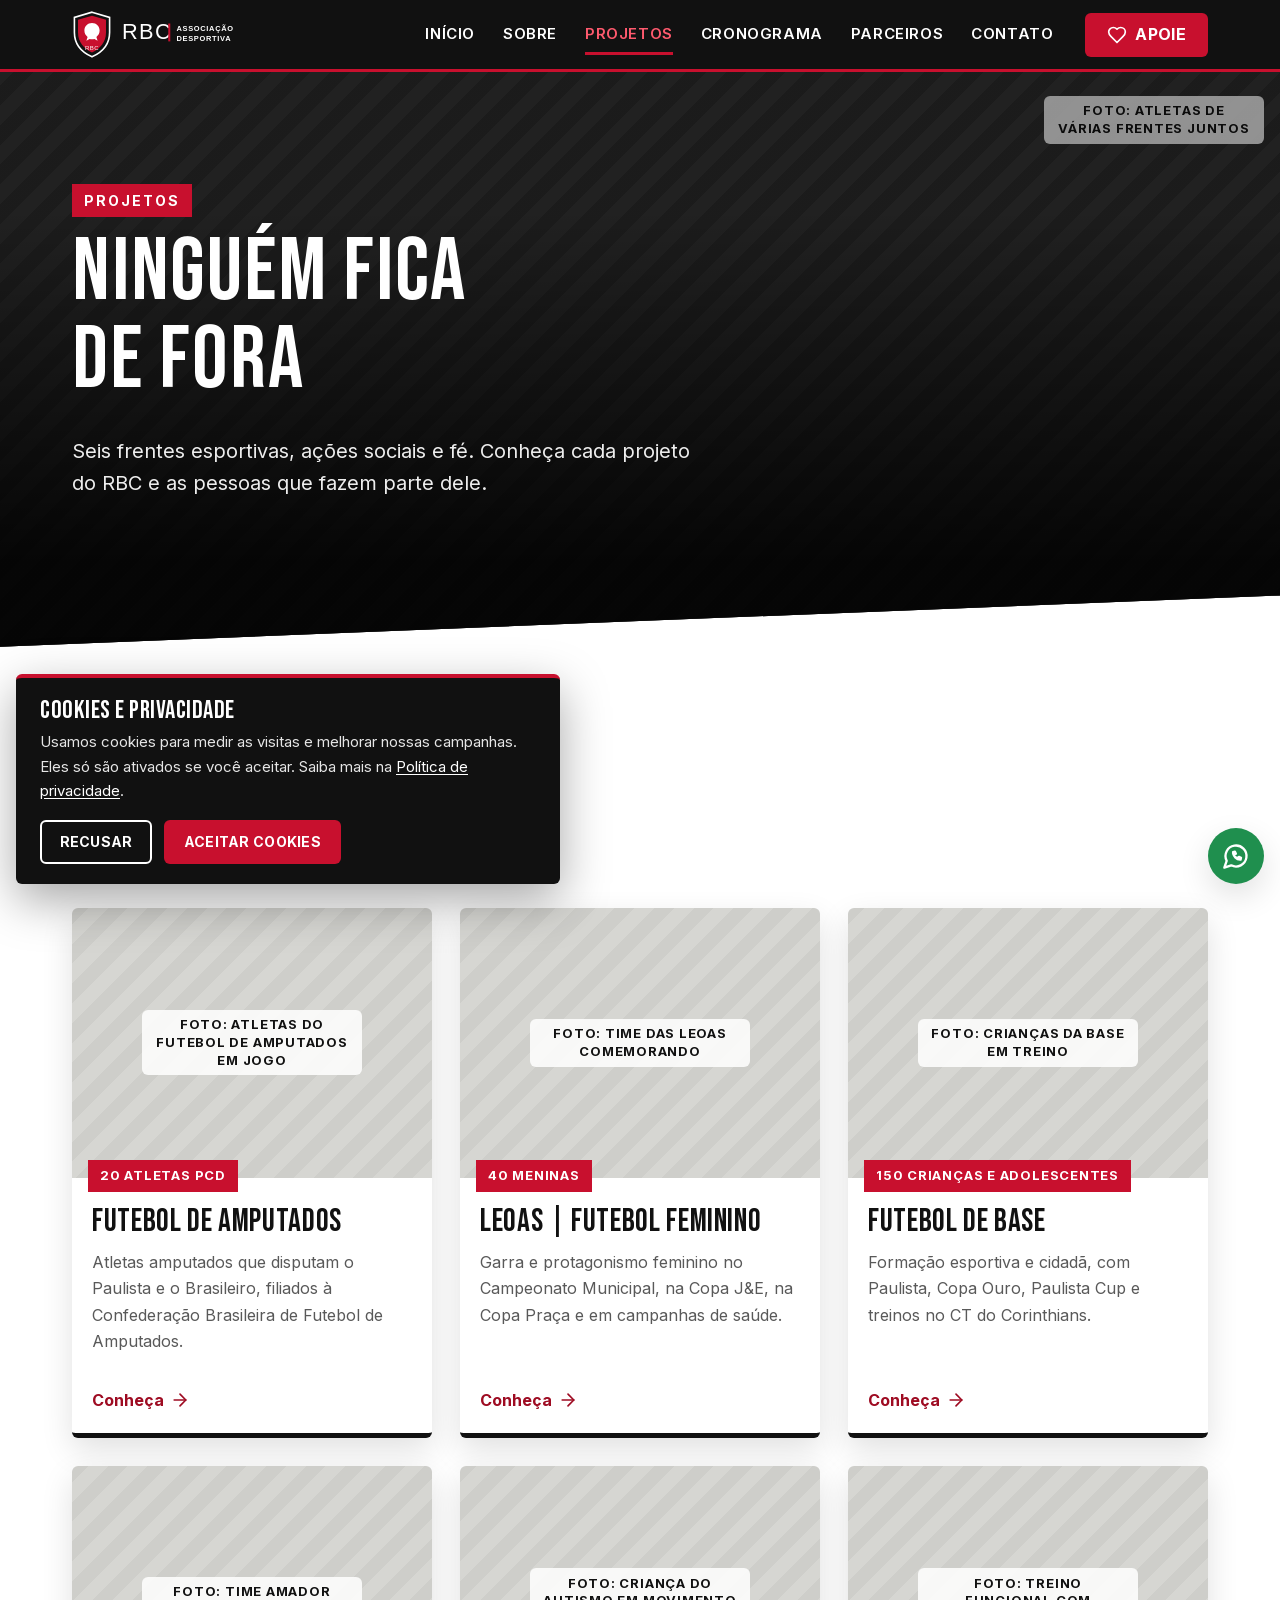
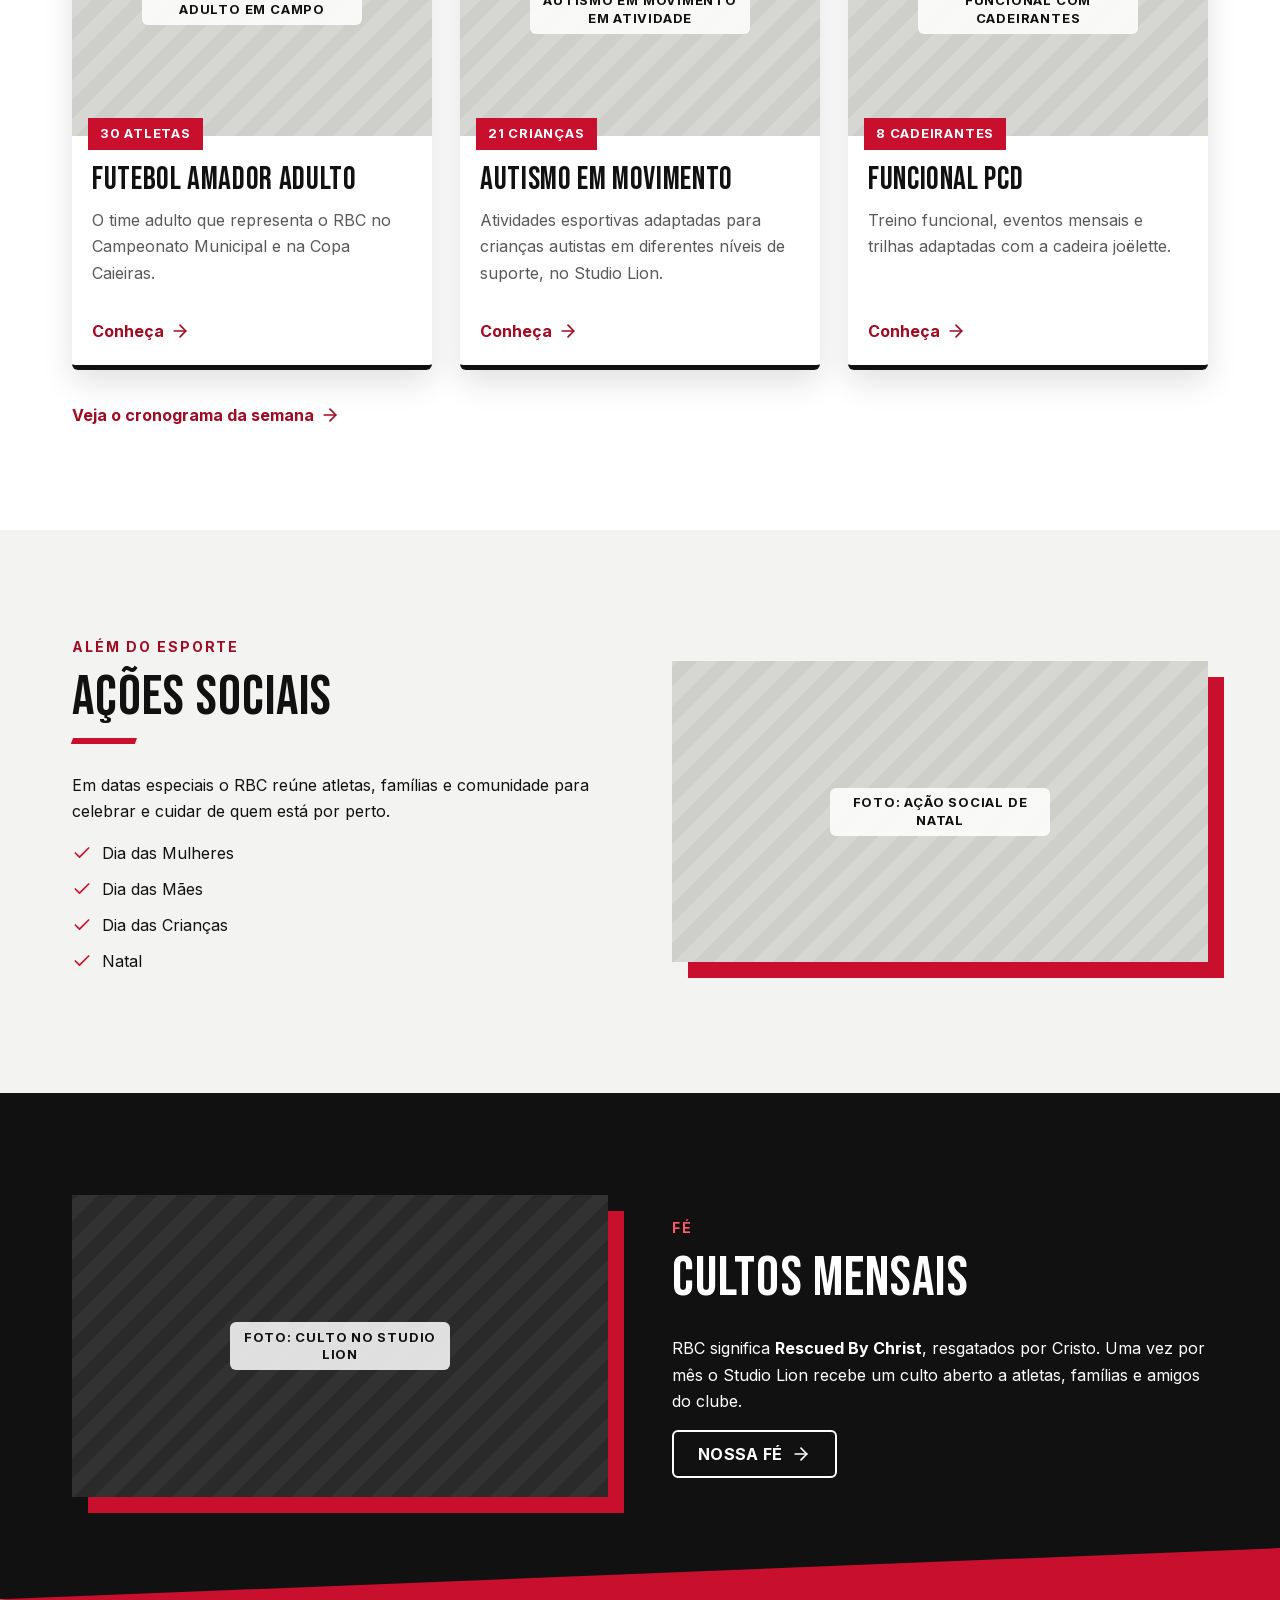
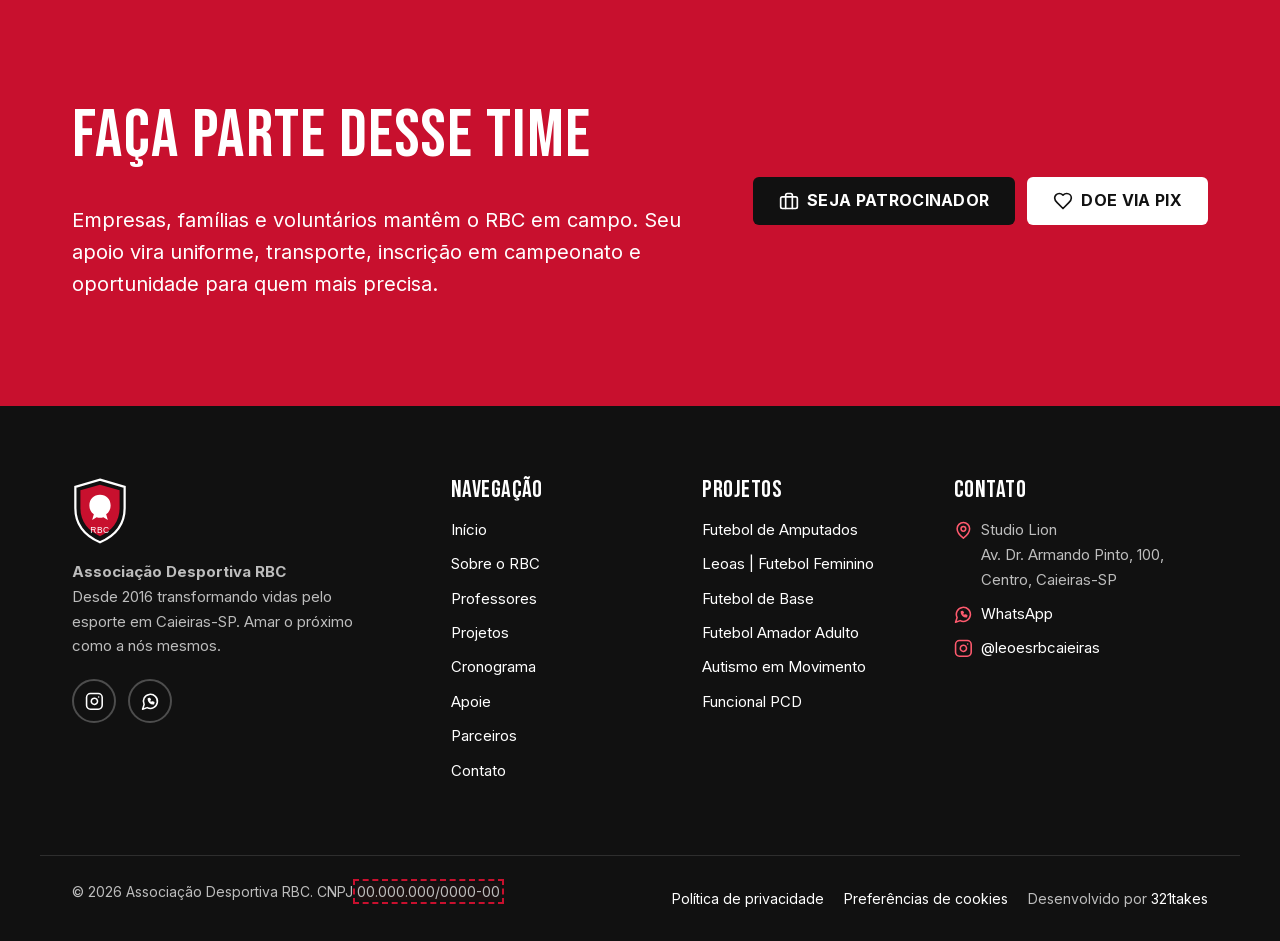
<file: projetos.html>
<!doctype html>
<html lang="pt-BR">
<head>
<meta charset="utf-8">
<meta name="viewport" content="width=device-width, initial-scale=1">
<title>Projetos | Leões RBC</title>
<meta name="description" content="Futebol de amputados, feminino, base, amador, Autismo em Movimento e Funcional PCD: conheça as frentes esportivas e sociais do RBC.">
<meta name="theme-color" content="#111111">
<link rel="canonical" href="https://leoesrbc.org.br/projetos.html">
<meta property="og:type" content="website">
<meta property="og:locale" content="pt_BR">
<meta property="og:site_name" content="Leões RBC">
<meta property="og:title" content="Projetos | Leões RBC">
<meta property="og:description" content="Futebol de amputados, feminino, base, amador, Autismo em Movimento e Funcional PCD: conheça as frentes esportivas e sociais do RBC.">
<meta property="og:url" content="https://leoesrbc.org.br/projetos.html">
<meta property="og:image" content="https://leoesrbc.org.br/assets/img/og-image.jpg">
<meta property="og:image:width" content="1200">
<meta property="og:image:height" content="630">
<meta property="og:image:alt" content="Leões RBC, Associação Desportiva RBC de Caieiras-SP">
<meta name="twitter:card" content="summary_large_image">
<meta name="twitter:title" content="Projetos | Leões RBC">
<meta name="twitter:description" content="Futebol de amputados, feminino, base, amador, Autismo em Movimento e Funcional PCD: conheça as frentes esportivas e sociais do RBC.">
<meta name="twitter:image" content="https://leoesrbc.org.br/assets/img/og-image.jpg">
<link rel="icon" href="assets/img/logo-escudo.svg" type="image/svg+xml">
<link rel="preload" href="assets/fonts/bebas-neue-latin.woff2" as="font" type="font/woff2" crossorigin>
<link rel="preload" href="assets/fonts/inter-latin-var.woff2" as="font" type="font/woff2" crossorigin>
<link rel="stylesheet" href="assets/css/style.css">
<script src="assets/js/consent.js" defer></script>
<script src="assets/js/main.js" defer></script>
</head>
<body>
<a class="skip-link" href="#conteudo">Pular para o conteúdo</a>
<header class="site-header">
  <div class="container header__inner">
    <a class="brand" href="index.html">
      <img class="brand__escudo" src="assets/img/logo-escudo.svg" width="100" height="118" alt="">
      <img class="brand__wordmark" src="assets/img/logo-wordmark.svg" width="200" height="48" alt="Leões RBC, página inicial">
    </a>
    <button class="nav-toggle" type="button" aria-expanded="false" aria-controls="menu-principal">
      <span class="sr-only">Abrir menu</span>
      <svg class="icon icon-menu" viewBox="0 0 24 24" fill="none" stroke="currentColor" stroke-width="2" stroke-linecap="round" stroke-linejoin="round" aria-hidden="true" focusable="false"><path d="M4 6h16"/><path d="M4 12h16"/><path d="M4 18h16"/></svg>
      <svg class="icon icon-close" viewBox="0 0 24 24" fill="none" stroke="currentColor" stroke-width="2" stroke-linecap="round" stroke-linejoin="round" aria-hidden="true" focusable="false"><path d="M18 6 6 18"/><path d="m6 6 12 12"/></svg>
    </button>
    <nav class="site-nav" id="menu-principal" aria-label="Menu principal">
      <ul>
        <li><a href="index.html">Início</a></li>
        <li><a href="sobre.html">Sobre</a></li>
        <li><a href="projetos.html" aria-current="page">Projetos</a></li>
        <li><a href="cronograma.html">Cronograma</a></li>
        <li><a href="parceiros.html">Parceiros</a></li>
        <li><a href="contato.html">Contato</a></li>
      </ul>
      <a class="btn btn--primary" href="apoie.html" data-track="click_apoie"><svg class="icon" viewBox="0 0 24 24" fill="none" stroke="currentColor" stroke-width="2" stroke-linecap="round" stroke-linejoin="round" aria-hidden="true" focusable="false"><path d="M19 14c1.49-1.46 3-3.21 3-5.5A5.5 5.5 0 0 0 16.5 3c-1.76 0-3 .5-4.5 2-1.5-1.5-2.74-2-4.5-2A5.5 5.5 0 0 0 2 8.5c0 2.3 1.5 4.05 3 5.5l7 7Z"/></svg> Apoie</a>
    </nav>
  </div>
</header>
<main id="conteudo" tabindex="-1">
<section class="hero hero--short" aria-labelledby="projetos-titulo">
  <div class="hero__media">
    <div class="ph ph--dark" role="img" aria-label="Espaço reservado para foto com atletas de várias frentes do RBC"><span class="ph__label" aria-hidden="true">FOTO: atletas de várias frentes juntos</span></div>
  </div>
  <div class="container hero__content">
    <p class="eyebrow">Projetos</p>
    <h1 id="projetos-titulo">Ninguém fica de fora</h1>
    <p class="lead">Seis frentes esportivas, ações sociais e fé. Conheça cada projeto do RBC e as pessoas que fazem parte dele.</p>
  </div>
</section>

<section class="section" aria-labelledby="frentes-titulo">
  <div class="container">
    <div class="section-head">
      <p class="eyebrow">Frentes esportivas</p>
      <h2 id="frentes-titulo" class="bar">Escolha uma frente</h2>
    </div>
    <ul class="cards">
        <li class="card">
          <div class="card__media">
            <div class="ph" role="img" aria-label="Espaço reservado para foto: Atletas do futebol de amputados em jogo"><span class="ph__label" aria-hidden="true">FOTO: Atletas do futebol de amputados em jogo</span></div>
            <span class="card__tag">20 atletas PCD</span>
          </div>
          <div class="card__body">
            <h3><a href="projetos/amputados.html">Futebol de Amputados</a></h3>
            <p>Atletas amputados que disputam o Paulista e o Brasileiro, filiados à Confederação Brasileira de Futebol de Amputados.</p>
            <span class="card__more link-arrow" aria-hidden="true">Conheça <svg class="icon" viewBox="0 0 24 24" fill="none" stroke="currentColor" stroke-width="2" stroke-linecap="round" stroke-linejoin="round" aria-hidden="true" focusable="false"><path d="M5 12h14"/><path d="m12 5 7 7-7 7"/></svg></span>
          </div>
        </li>
        <li class="card">
          <div class="card__media">
            <div class="ph" role="img" aria-label="Espaço reservado para foto: Time das Leoas comemorando"><span class="ph__label" aria-hidden="true">FOTO: Time das Leoas comemorando</span></div>
            <span class="card__tag">40 meninas</span>
          </div>
          <div class="card__body">
            <h3><a href="projetos/leoas.html">Leoas | Futebol Feminino</a></h3>
            <p>Garra e protagonismo feminino no Campeonato Municipal, na Copa J&amp;E, na Copa Praça e em campanhas de saúde.</p>
            <span class="card__more link-arrow" aria-hidden="true">Conheça <svg class="icon" viewBox="0 0 24 24" fill="none" stroke="currentColor" stroke-width="2" stroke-linecap="round" stroke-linejoin="round" aria-hidden="true" focusable="false"><path d="M5 12h14"/><path d="m12 5 7 7-7 7"/></svg></span>
          </div>
        </li>
        <li class="card">
          <div class="card__media">
            <div class="ph" role="img" aria-label="Espaço reservado para foto: Crianças da base em treino"><span class="ph__label" aria-hidden="true">FOTO: Crianças da base em treino</span></div>
            <span class="card__tag">150 crianças e adolescentes</span>
          </div>
          <div class="card__body">
            <h3><a href="projetos/base.html">Futebol de Base</a></h3>
            <p>Formação esportiva e cidadã, com Paulista, Copa Ouro, Paulista Cup e treinos no CT do Corinthians.</p>
            <span class="card__more link-arrow" aria-hidden="true">Conheça <svg class="icon" viewBox="0 0 24 24" fill="none" stroke="currentColor" stroke-width="2" stroke-linecap="round" stroke-linejoin="round" aria-hidden="true" focusable="false"><path d="M5 12h14"/><path d="m12 5 7 7-7 7"/></svg></span>
          </div>
        </li>
        <li class="card">
          <div class="card__media">
            <div class="ph" role="img" aria-label="Espaço reservado para foto: Time amador adulto em campo"><span class="ph__label" aria-hidden="true">FOTO: Time amador adulto em campo</span></div>
            <span class="card__tag">30 atletas</span>
          </div>
          <div class="card__body">
            <h3><a href="projetos/amador.html">Futebol Amador Adulto</a></h3>
            <p>O time adulto que representa o RBC no Campeonato Municipal e na Copa Caieiras.</p>
            <span class="card__more link-arrow" aria-hidden="true">Conheça <svg class="icon" viewBox="0 0 24 24" fill="none" stroke="currentColor" stroke-width="2" stroke-linecap="round" stroke-linejoin="round" aria-hidden="true" focusable="false"><path d="M5 12h14"/><path d="m12 5 7 7-7 7"/></svg></span>
          </div>
        </li>
        <li class="card">
          <div class="card__media">
            <div class="ph" role="img" aria-label="Espaço reservado para foto: Criança do Autismo em Movimento em atividade"><span class="ph__label" aria-hidden="true">FOTO: Criança do Autismo em Movimento em atividade</span></div>
            <span class="card__tag">21 crianças</span>
          </div>
          <div class="card__body">
            <h3><a href="projetos/autismo-em-movimento.html">Autismo em Movimento</a></h3>
            <p>Atividades esportivas adaptadas para crianças autistas em diferentes níveis de suporte, no Studio Lion.</p>
            <span class="card__more link-arrow" aria-hidden="true">Conheça <svg class="icon" viewBox="0 0 24 24" fill="none" stroke="currentColor" stroke-width="2" stroke-linecap="round" stroke-linejoin="round" aria-hidden="true" focusable="false"><path d="M5 12h14"/><path d="m12 5 7 7-7 7"/></svg></span>
          </div>
        </li>
        <li class="card">
          <div class="card__media">
            <div class="ph" role="img" aria-label="Espaço reservado para foto: Treino funcional com cadeirantes"><span class="ph__label" aria-hidden="true">FOTO: Treino funcional com cadeirantes</span></div>
            <span class="card__tag">8 cadeirantes</span>
          </div>
          <div class="card__body">
            <h3><a href="projetos/funcional-pcd.html">Funcional PCD</a></h3>
            <p>Treino funcional, eventos mensais e trilhas adaptadas com a cadeira joëlette.</p>
            <span class="card__more link-arrow" aria-hidden="true">Conheça <svg class="icon" viewBox="0 0 24 24" fill="none" stroke="currentColor" stroke-width="2" stroke-linecap="round" stroke-linejoin="round" aria-hidden="true" focusable="false"><path d="M5 12h14"/><path d="m12 5 7 7-7 7"/></svg></span>
          </div>
        </li>
      </ul>
    <p class="section-foot"><a class="link-arrow" href="cronograma.html">Veja o cronograma da semana <svg class="icon" viewBox="0 0 24 24" fill="none" stroke="currentColor" stroke-width="2" stroke-linecap="round" stroke-linejoin="round" aria-hidden="true" focusable="false"><path d="M5 12h14"/><path d="m12 5 7 7-7 7"/></svg></a></p>
  </div>
</section>


<section class="section section--gray" id="acoes-sociais" aria-labelledby="acoes-titulo">
  <div class="container split">
    <div>
      <p class="eyebrow">Além do esporte</p>
      <h2 id="acoes-titulo" class="bar">Ações sociais</h2>
      <p>Em datas especiais o RBC reúne atletas, famílias e comunidade para celebrar e cuidar de quem está por perto.</p>
      <ul class="checklist">
        <li><svg class="icon" viewBox="0 0 24 24" fill="none" stroke="currentColor" stroke-width="2" stroke-linecap="round" stroke-linejoin="round" aria-hidden="true" focusable="false"><path d="M20 6 9 17l-5-5"/></svg> Dia das Mulheres</li>
        <li><svg class="icon" viewBox="0 0 24 24" fill="none" stroke="currentColor" stroke-width="2" stroke-linecap="round" stroke-linejoin="round" aria-hidden="true" focusable="false"><path d="M20 6 9 17l-5-5"/></svg> Dia das Mães</li>
        <li><svg class="icon" viewBox="0 0 24 24" fill="none" stroke="currentColor" stroke-width="2" stroke-linecap="round" stroke-linejoin="round" aria-hidden="true" focusable="false"><path d="M20 6 9 17l-5-5"/></svg> Dia das Crianças</li>
        <li><svg class="icon" viewBox="0 0 24 24" fill="none" stroke="currentColor" stroke-width="2" stroke-linecap="round" stroke-linejoin="round" aria-hidden="true" focusable="false"><path d="M20 6 9 17l-5-5"/></svg> Natal</li>
      </ul>
    </div>
    <div class="split__media">
      <div class="ph ph--wide" role="img" aria-label="Espaço reservado para foto de ação social do RBC"><span class="ph__label" aria-hidden="true">FOTO: ação social de Natal</span></div>
    </div>
  </div>
</section>

<section class="section section--dark on-dark" id="cultos" aria-labelledby="cultos-titulo">
  <div class="container split split--reverse">
    <div>
      <p class="eyebrow">Fé</p>
      <h2 id="cultos-titulo">Cultos mensais</h2>
      <p>RBC significa <strong>Rescued By Christ</strong>, resgatados por Cristo. Uma vez por mês o Studio Lion recebe um culto aberto a atletas, famílias e amigos do clube.</p>
      <a class="btn btn--outline" href="sobre.html#fe">Nossa fé <svg class="icon" viewBox="0 0 24 24" fill="none" stroke="currentColor" stroke-width="2" stroke-linecap="round" stroke-linejoin="round" aria-hidden="true" focusable="false"><path d="M5 12h14"/><path d="m12 5 7 7-7 7"/></svg></a>
    </div>
    <div class="split__media">
      <div class="ph ph--wide ph--dark" role="img" aria-label="Espaço reservado para foto de culto no Studio Lion"><span class="ph__label" aria-hidden="true">FOTO: culto no Studio Lion</span></div>
    </div>
  </div>
</section>

<section class="section section--red section--cut-top" aria-labelledby="cta-titulo">
  <div class="container cta">
    <div>
      <h2 id="cta-titulo">Faça parte desse time</h2>
      <p class="lead">Empresas, famílias e voluntários mantêm o RBC em campo. Seu apoio vira uniforme, transporte, inscrição em campeonato e oportunidade para quem mais precisa.</p>
    </div>
    <div class="btn-row">
      <a class="btn btn--dark" href="parceiros.html#seja-parceiro"><svg class="icon" viewBox="0 0 24 24" fill="none" stroke="currentColor" stroke-width="2" stroke-linecap="round" stroke-linejoin="round" aria-hidden="true" focusable="false"><rect width="20" height="14" x="2" y="7" rx="2"/><path d="M16 21V5a2 2 0 0 0-2-2h-4a2 2 0 0 0-2 2v16"/></svg> Seja patrocinador</a>
      <a class="btn btn--light" href="apoie.html#pix" data-track="click_apoie"><svg class="icon" viewBox="0 0 24 24" fill="none" stroke="currentColor" stroke-width="2" stroke-linecap="round" stroke-linejoin="round" aria-hidden="true" focusable="false"><path d="M19 14c1.49-1.46 3-3.21 3-5.5A5.5 5.5 0 0 0 16.5 3c-1.76 0-3 .5-4.5 2-1.5-1.5-2.74-2-4.5-2A5.5 5.5 0 0 0 2 8.5c0 2.3 1.5 4.05 3 5.5l7 7Z"/></svg> Doe via PIX</a>
    </div>
  </div>
</section>
</main>
<footer class="site-footer on-dark">
  <div class="container footer__grid">
    <div class="footer__brand">
      <img src="assets/img/logo-escudo.svg" width="100" height="118" alt="Escudo Leões RBC" loading="lazy">
      <p><strong>Associação Desportiva RBC</strong><br>Desde 2016 transformando vidas pelo esporte em Caieiras-SP. Amar o próximo como a nós mesmos.</p>
      <div class="social">
        <a href="https://www.instagram.com/leoesrbcaieiras/" target="_blank" rel="noopener" data-track="click_instagram"><svg class="icon" viewBox="0 0 24 24" fill="none" stroke="currentColor" stroke-width="2" stroke-linecap="round" stroke-linejoin="round" aria-hidden="true" focusable="false"><rect width="20" height="20" x="2" y="2" rx="5"/><path d="M16 11.37A4 4 0 1 1 12.63 8 4 4 0 0 1 16 11.37z"/><path d="M17.5 6.5h.01"/></svg><span class="sr-only">Instagram @leoesrbcaieiras (abre em nova aba)</span></a>
        <a href="https://wa.me/NUMERO_WHATSAPP?text=Ol%C3%A1%21%20Vim%20pelo%20site%20do%20Le%C3%B5es%20RBC." target="_blank" rel="noopener" data-track="click_whatsapp"><svg class="icon" viewBox="0 0 24 24" fill="none" stroke="currentColor" stroke-width="2" stroke-linecap="round" stroke-linejoin="round" aria-hidden="true" focusable="false"><path d="M7.9 20A9 9 0 1 0 4 16.1L2 22Z"/><path d="M9.5 9.5c.3 1.9 2.1 3.8 4 4.2l1-1 1.8.8-.4 1.6c-3.4.2-6.6-3-6.4-6.4l1.6-.4.8 1.8Z"/></svg><span class="sr-only">WhatsApp (abre em nova aba)</span></a>
      </div>
    </div>
    <nav aria-label="Navegação do rodapé">
      <h2 class="footer__title">Navegação</h2>
      <ul class="footer__list">
        <li><a href="index.html">Início</a></li>
        <li><a href="sobre.html">Sobre o RBC</a></li>
        <li><a href="sobre.html#professores">Professores</a></li>
        <li><a href="projetos.html">Projetos</a></li>
        <li><a href="cronograma.html">Cronograma</a></li>
        <li><a href="apoie.html" data-track="click_apoie">Apoie</a></li>
        <li><a href="parceiros.html">Parceiros</a></li>
        <li><a href="contato.html">Contato</a></li>
      </ul>
    </nav>
    <nav aria-label="Projetos">
      <h2 class="footer__title">Projetos</h2>
      <ul class="footer__list">
          <li><a href="projetos/amputados.html">Futebol de Amputados</a></li>
          <li><a href="projetos/leoas.html">Leoas | Futebol Feminino</a></li>
          <li><a href="projetos/base.html">Futebol de Base</a></li>
          <li><a href="projetos/amador.html">Futebol Amador Adulto</a></li>
          <li><a href="projetos/autismo-em-movimento.html">Autismo em Movimento</a></li>
          <li><a href="projetos/funcional-pcd.html">Funcional PCD</a></li>
      </ul>
    </nav>
    <div>
      <h2 class="footer__title">Contato</h2>
      <ul class="footer__list">
        <li><svg class="icon" viewBox="0 0 24 24" fill="none" stroke="currentColor" stroke-width="2" stroke-linecap="round" stroke-linejoin="round" aria-hidden="true" focusable="false"><path d="M20 10c0 6-8 12-8 12s-8-6-8-12a8 8 0 0 1 16 0Z"/><circle cx="12" cy="10" r="3"/></svg><span>Studio Lion<br>Av. Dr. Armando Pinto, 100, Centro, Caieiras-SP</span></li>
        <li><svg class="icon" viewBox="0 0 24 24" fill="none" stroke="currentColor" stroke-width="2" stroke-linecap="round" stroke-linejoin="round" aria-hidden="true" focusable="false"><path d="M7.9 20A9 9 0 1 0 4 16.1L2 22Z"/><path d="M9.5 9.5c.3 1.9 2.1 3.8 4 4.2l1-1 1.8.8-.4 1.6c-3.4.2-6.6-3-6.4-6.4l1.6-.4.8 1.8Z"/></svg><a href="https://wa.me/NUMERO_WHATSAPP?text=Ol%C3%A1%21%20Vim%20pelo%20site%20do%20Le%C3%B5es%20RBC." target="_blank" rel="noopener" data-track="click_whatsapp">WhatsApp<span class="sr-only"> (abre em nova aba)</span></a></li>
        <li><svg class="icon" viewBox="0 0 24 24" fill="none" stroke="currentColor" stroke-width="2" stroke-linecap="round" stroke-linejoin="round" aria-hidden="true" focusable="false"><rect width="20" height="20" x="2" y="2" rx="5"/><path d="M16 11.37A4 4 0 1 1 12.63 8 4 4 0 0 1 16 11.37z"/><path d="M17.5 6.5h.01"/></svg><a href="https://www.instagram.com/leoesrbcaieiras/" target="_blank" rel="noopener" data-track="click_instagram">@leoesrbcaieiras<span class="sr-only"> (abre em nova aba)</span></a></li>
      </ul>
    </div>
  </div>
  <div class="container footer__bottom">
    <p class="footer__copy">© <span data-year>2026</span> Associação Desportiva RBC. CNPJ <span class="todo">00.000.000/0000-00</span></p>
    <ul class="footer__legal" role="list">
      <li><a href="privacidade.html">Política de privacidade</a></li>
      <li><button type="button" data-consent-open>Preferências de cookies</button></li>
      <li>Desenvolvido por <a href="https://321takes.com" target="_blank" rel="noopener">321takes<span class="sr-only"> (abre em nova aba)</span></a></li>
    </ul>
  </div>
</footer>
<a class="whatsapp-float" href="https://wa.me/NUMERO_WHATSAPP?text=Ol%C3%A1%21%20Vim%20pelo%20site%20do%20Le%C3%B5es%20RBC." target="_blank" rel="noopener" data-track="click_whatsapp"><svg class="icon" viewBox="0 0 24 24" fill="none" stroke="currentColor" stroke-width="2" stroke-linecap="round" stroke-linejoin="round" aria-hidden="true" focusable="false"><path d="M7.9 20A9 9 0 1 0 4 16.1L2 22Z"/><path d="M9.5 9.5c.3 1.9 2.1 3.8 4 4.2l1-1 1.8.8-.4 1.6c-3.4.2-6.6-3-6.4-6.4l1.6-.4.8 1.8Z"/></svg><span class="sr-only">Fale com o RBC pelo WhatsApp (abre em nova aba)</span></a>

</body>
</html>
</file>
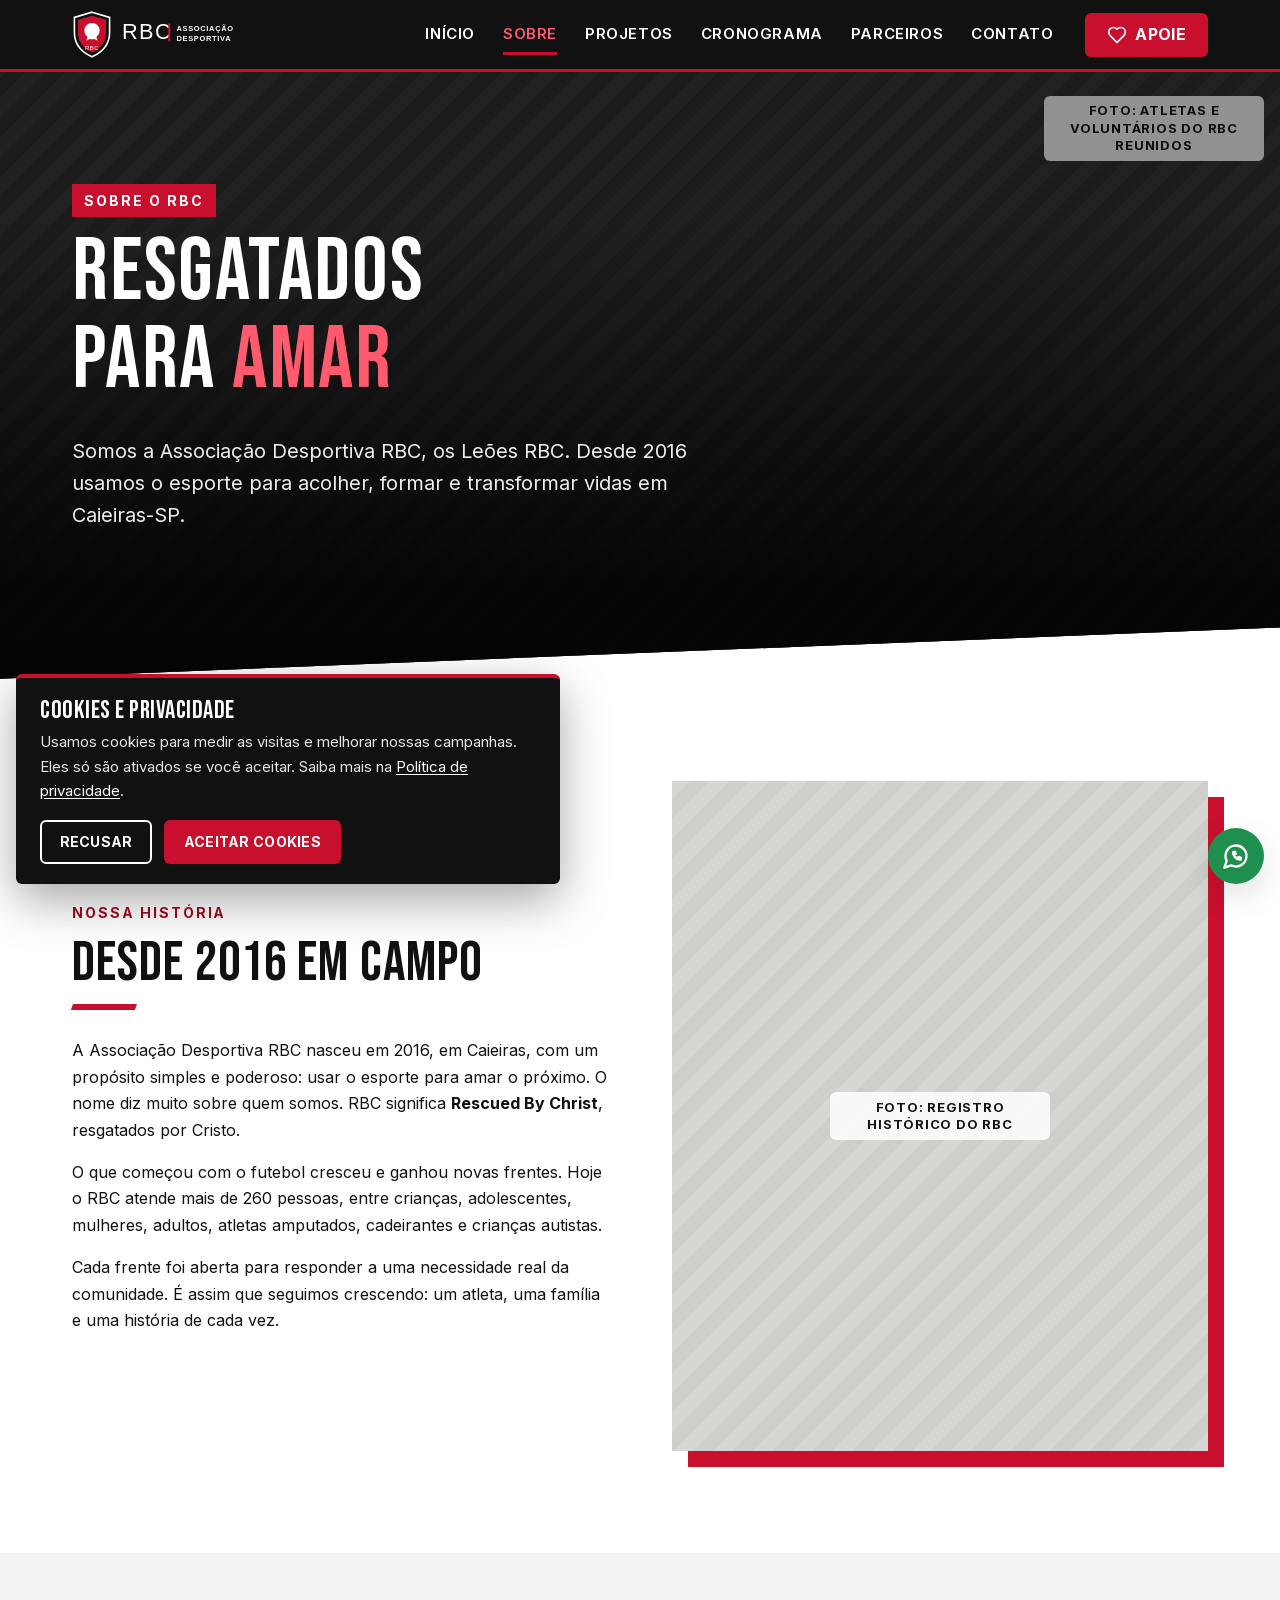
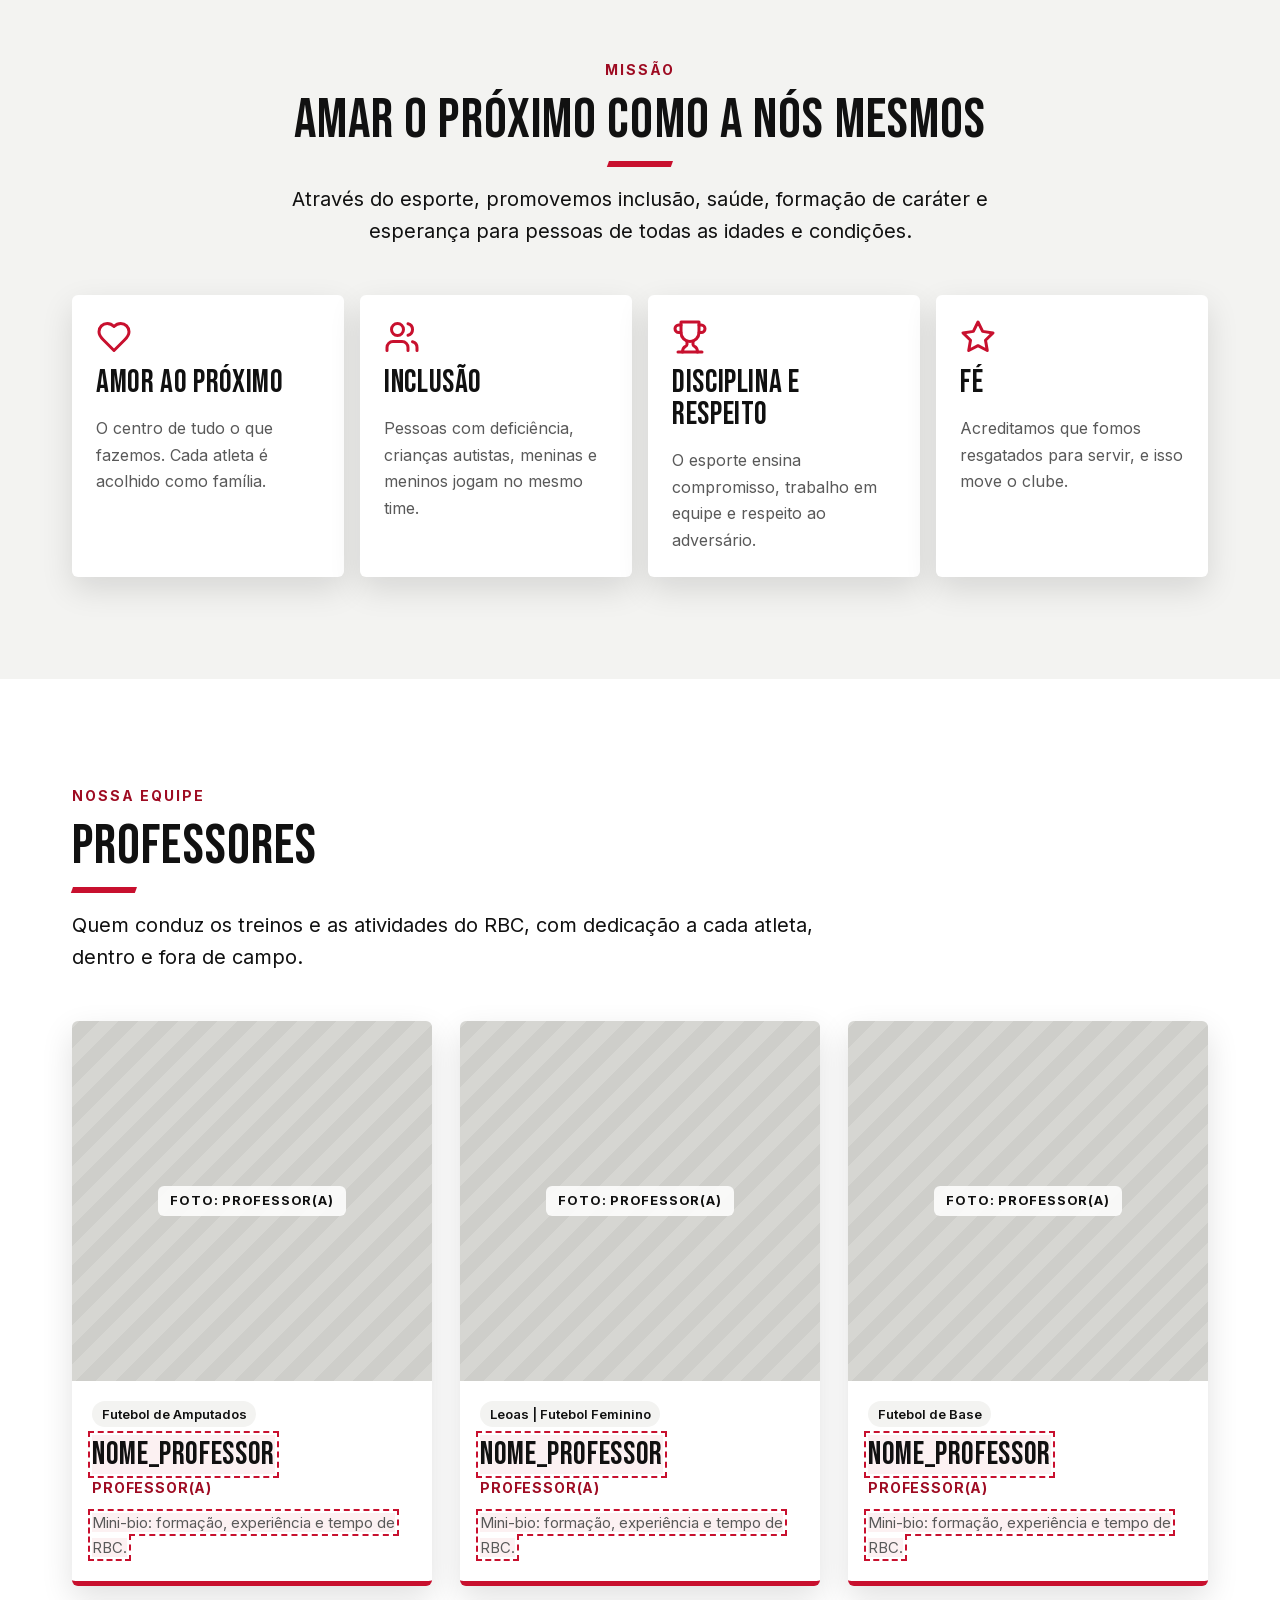
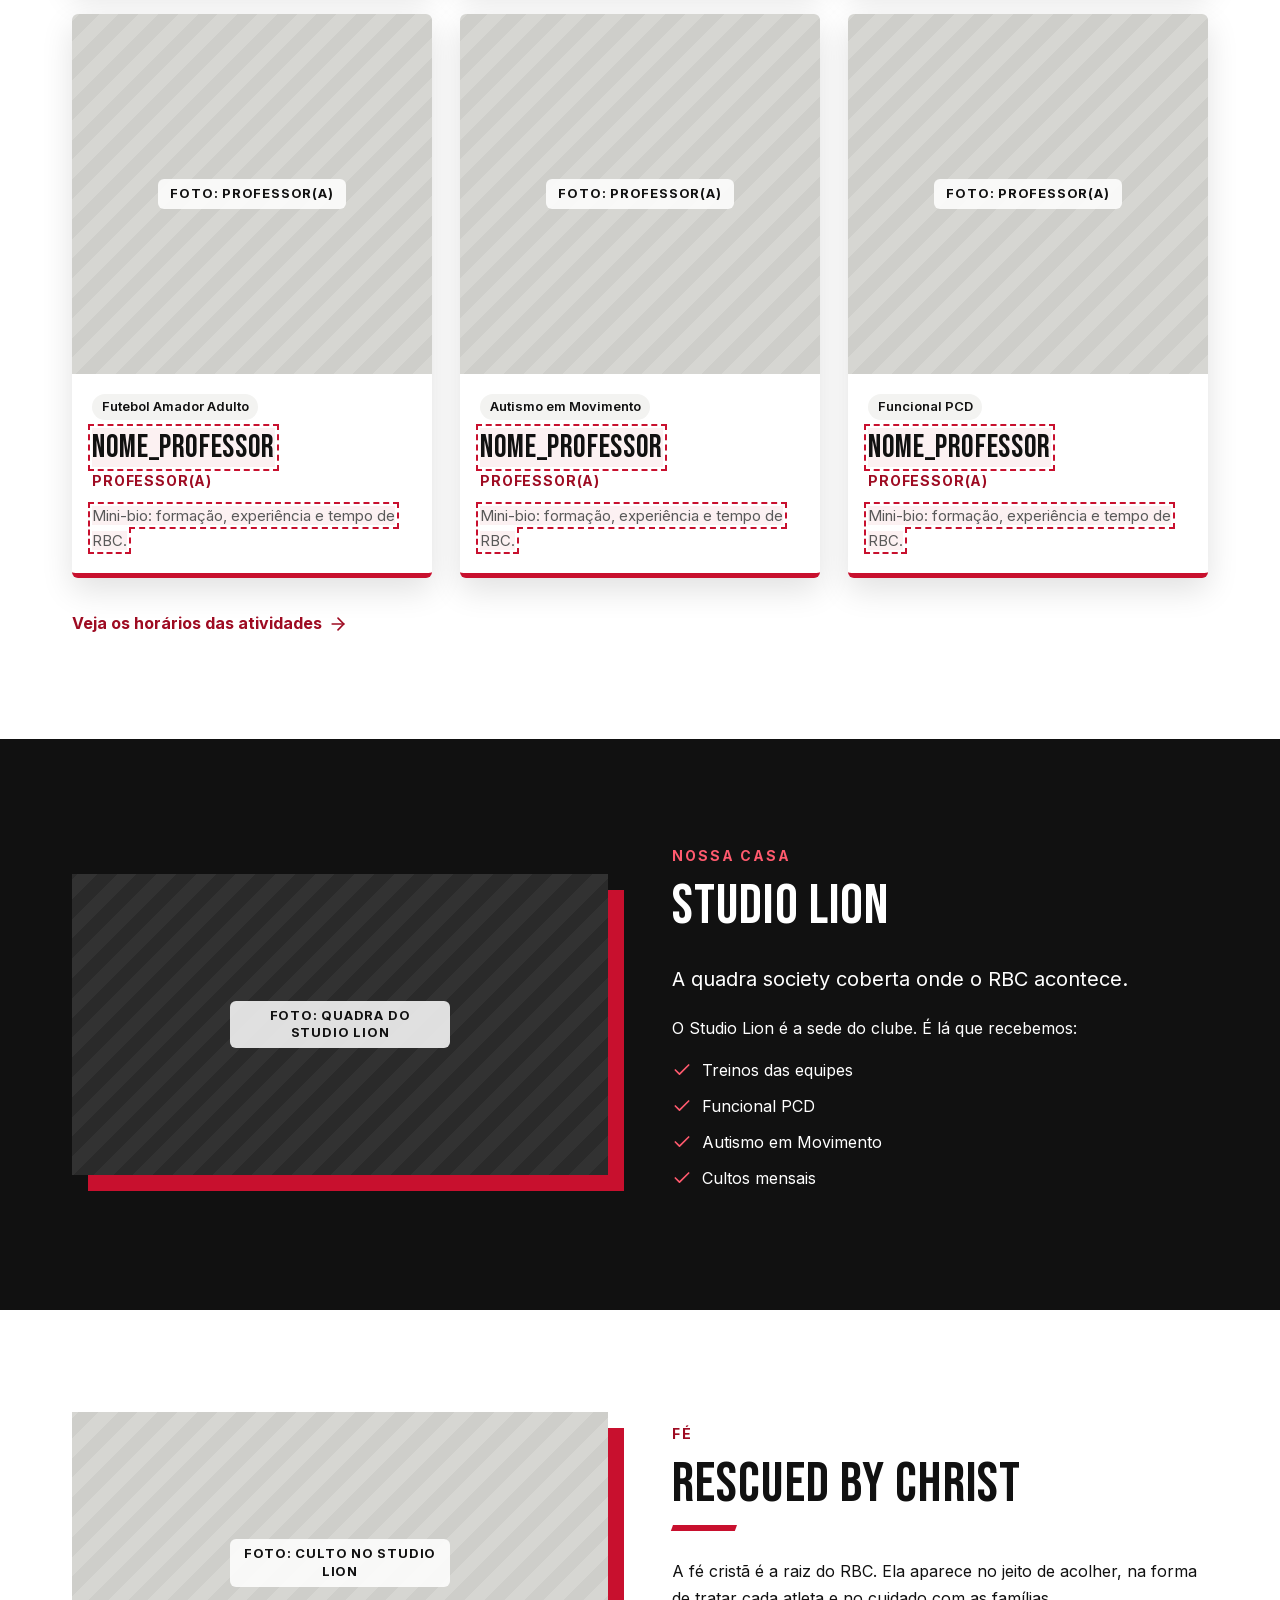
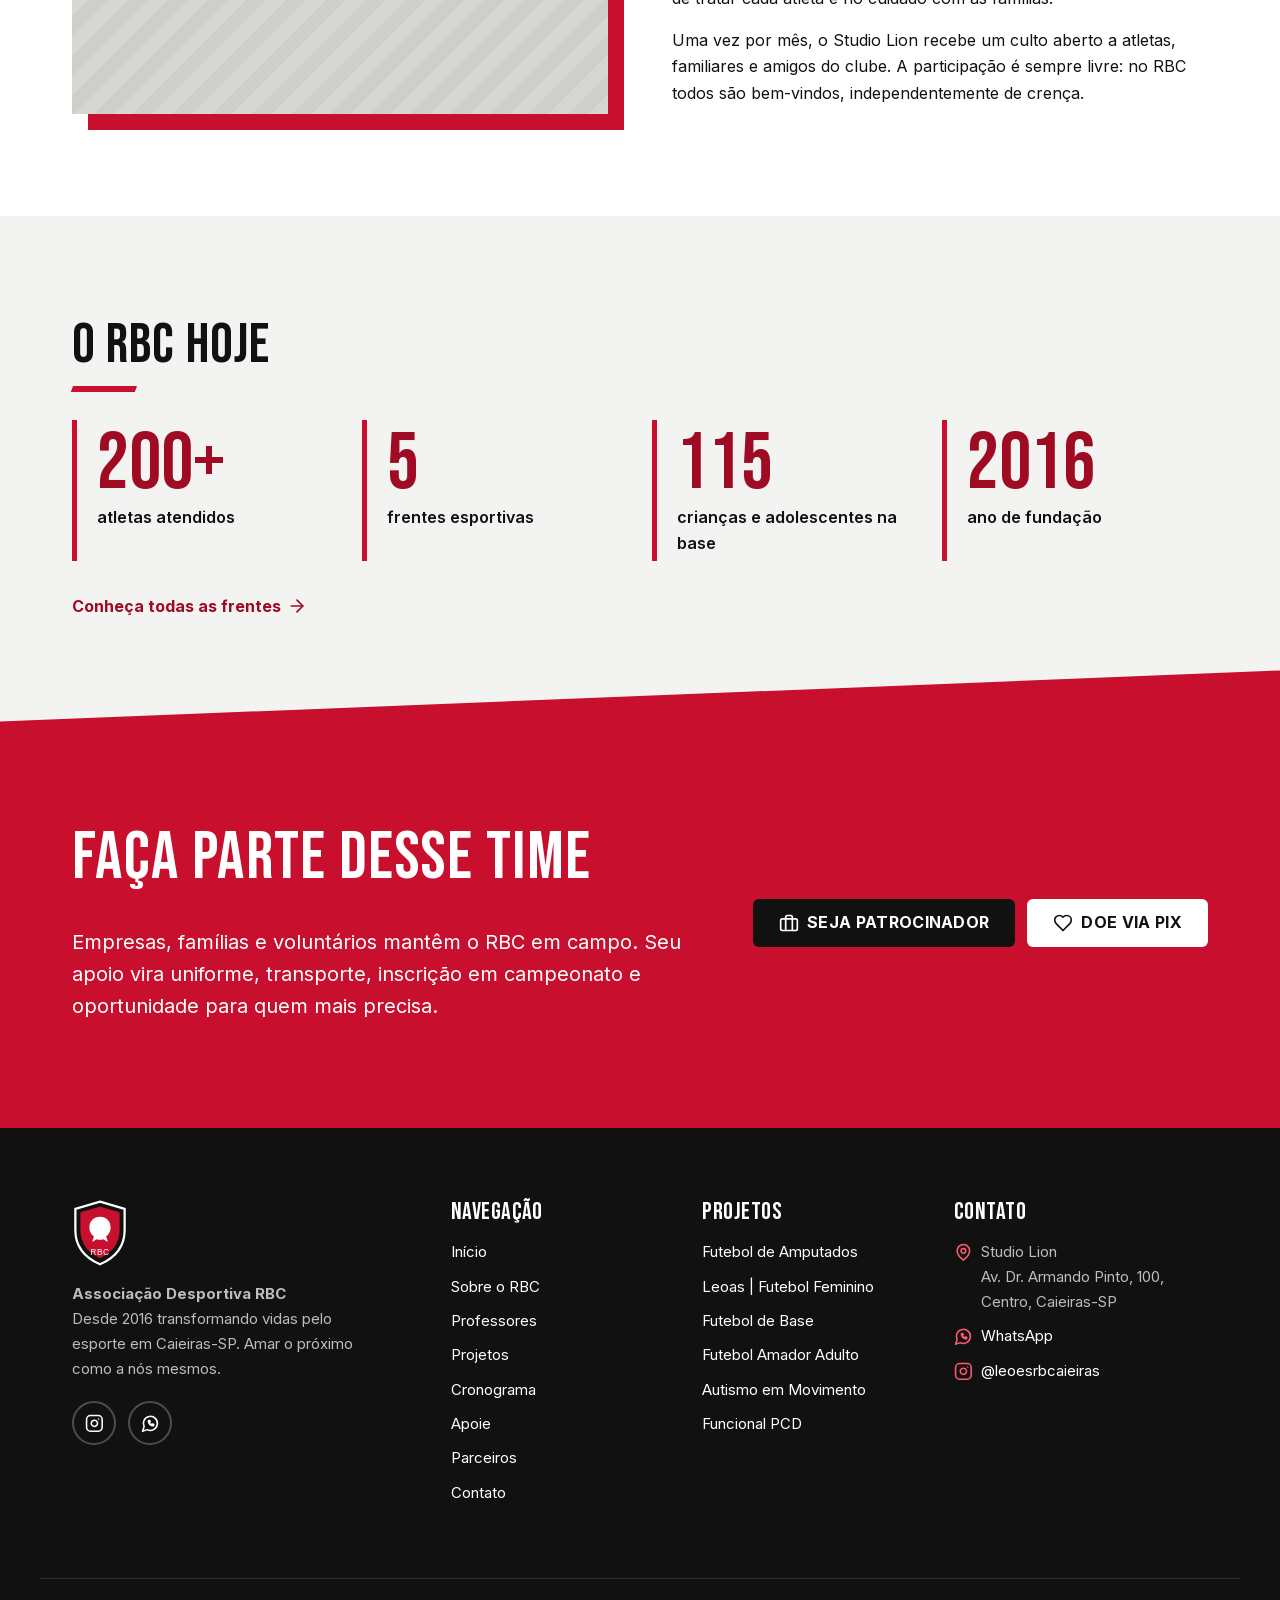
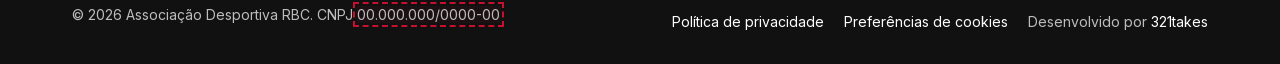
<file: sobre.html>
<!doctype html>
<html lang="pt-BR">
<head>
<meta charset="utf-8">
<meta name="viewport" content="width=device-width, initial-scale=1">
<title>Sobre o RBC | Leões RBC</title>
<meta name="description" content="Conheça a história, a missão e a fé da Associação Desportiva RBC, fundada em 2016 em Caieiras-SP, e o Studio Lion, nossa casa.">
<meta name="theme-color" content="#111111">
<link rel="canonical" href="https://leoesrbc.org.br/sobre.html">
<meta property="og:type" content="website">
<meta property="og:locale" content="pt_BR">
<meta property="og:site_name" content="Leões RBC">
<meta property="og:title" content="Sobre o RBC | Leões RBC">
<meta property="og:description" content="Conheça a história, a missão e a fé da Associação Desportiva RBC, fundada em 2016 em Caieiras-SP, e o Studio Lion, nossa casa.">
<meta property="og:url" content="https://leoesrbc.org.br/sobre.html">
<meta property="og:image" content="https://leoesrbc.org.br/assets/img/og-image.jpg">
<meta property="og:image:width" content="1200">
<meta property="og:image:height" content="630">
<meta property="og:image:alt" content="Leões RBC, Associação Desportiva RBC de Caieiras-SP">
<meta name="twitter:card" content="summary_large_image">
<meta name="twitter:title" content="Sobre o RBC | Leões RBC">
<meta name="twitter:description" content="Conheça a história, a missão e a fé da Associação Desportiva RBC, fundada em 2016 em Caieiras-SP, e o Studio Lion, nossa casa.">
<meta name="twitter:image" content="https://leoesrbc.org.br/assets/img/og-image.jpg">
<link rel="icon" href="assets/img/logo-escudo.svg" type="image/svg+xml">
<link rel="preload" href="assets/fonts/bebas-neue-latin.woff2" as="font" type="font/woff2" crossorigin>
<link rel="preload" href="assets/fonts/inter-latin-var.woff2" as="font" type="font/woff2" crossorigin>
<link rel="stylesheet" href="assets/css/style.css">
<script src="assets/js/consent.js" defer></script>
<script src="assets/js/main.js" defer></script>
</head>
<body>
<a class="skip-link" href="#conteudo">Pular para o conteúdo</a>
<header class="site-header">
  <div class="container header__inner">
    <a class="brand" href="index.html">
      <img class="brand__escudo" src="assets/img/logo-escudo.svg" width="100" height="118" alt="">
      <img class="brand__wordmark" src="assets/img/logo-wordmark.svg" width="200" height="48" alt="Leões RBC, página inicial">
    </a>
    <button class="nav-toggle" type="button" aria-expanded="false" aria-controls="menu-principal">
      <span class="sr-only">Abrir menu</span>
      <svg class="icon icon-menu" viewBox="0 0 24 24" fill="none" stroke="currentColor" stroke-width="2" stroke-linecap="round" stroke-linejoin="round" aria-hidden="true" focusable="false"><path d="M4 6h16"/><path d="M4 12h16"/><path d="M4 18h16"/></svg>
      <svg class="icon icon-close" viewBox="0 0 24 24" fill="none" stroke="currentColor" stroke-width="2" stroke-linecap="round" stroke-linejoin="round" aria-hidden="true" focusable="false"><path d="M18 6 6 18"/><path d="m6 6 12 12"/></svg>
    </button>
    <nav class="site-nav" id="menu-principal" aria-label="Menu principal">
      <ul>
        <li><a href="index.html">Início</a></li>
        <li><a href="sobre.html" aria-current="page">Sobre</a></li>
        <li><a href="projetos.html">Projetos</a></li>
        <li><a href="cronograma.html">Cronograma</a></li>
        <li><a href="parceiros.html">Parceiros</a></li>
        <li><a href="contato.html">Contato</a></li>
      </ul>
      <a class="btn btn--primary" href="apoie.html" data-track="click_apoie"><svg class="icon" viewBox="0 0 24 24" fill="none" stroke="currentColor" stroke-width="2" stroke-linecap="round" stroke-linejoin="round" aria-hidden="true" focusable="false"><path d="M19 14c1.49-1.46 3-3.21 3-5.5A5.5 5.5 0 0 0 16.5 3c-1.76 0-3 .5-4.5 2-1.5-1.5-2.74-2-4.5-2A5.5 5.5 0 0 0 2 8.5c0 2.3 1.5 4.05 3 5.5l7 7Z"/></svg> Apoie</a>
    </nav>
  </div>
</header>
<main id="conteudo" tabindex="-1">
<section class="hero hero--short" aria-labelledby="sobre-titulo">
  <div class="hero__media">
    <div class="ph ph--dark" role="img" aria-label="Espaço reservado para foto: atletas e voluntários do RBC reunidos"><span class="ph__label" aria-hidden="true">FOTO: atletas e voluntários do RBC reunidos</span></div>
  </div>
  <div class="container hero__content">
    <p class="eyebrow">Sobre o RBC</p>
    <h1 id="sobre-titulo">Resgatados para <em>amar</em></h1>
    <p class="lead">Somos a Associação Desportiva RBC, os Leões RBC. Desde 2016 usamos o esporte para acolher, formar e transformar vidas em Caieiras-SP.</p>
  </div>
</section>

<section class="section" aria-labelledby="historia-titulo">
  <div class="container split">
    <div>
      <p class="eyebrow">Nossa história</p>
      <h2 id="historia-titulo" class="bar">Desde 2016 em campo</h2>
      <p>A Associação Desportiva RBC nasceu em 2016, em Caieiras, com um propósito simples e poderoso: usar o esporte para amar o próximo. O nome diz muito sobre quem somos. RBC significa <strong>Rescued By Christ</strong>, resgatados por Cristo.</p>
      <p>O que começou com o futebol cresceu e ganhou novas frentes. Hoje o RBC atende mais de 260 pessoas, entre crianças, adolescentes, mulheres, adultos, atletas amputados, cadeirantes e crianças autistas.</p>
      <p>Cada frente foi aberta para responder a uma necessidade real da comunidade. É assim que seguimos crescendo: um atleta, uma família e uma história de cada vez.</p>
      <!-- HISTÓRIA: complementar com fundadores, marcos e datas quando o RBC enviar -->
    </div>
    <div class="split__media">
      <div class="ph ph--portrait" role="img" aria-label="Espaço reservado para foto histórica do RBC"><span class="ph__label" aria-hidden="true">FOTO: registro histórico do RBC</span></div>
    </div>
  </div>
</section>

<section class="section section--gray" aria-labelledby="missao-titulo">
  <div class="container">
    <div class="section-head section-head--center">
      <p class="eyebrow">Missão</p>
      <h2 id="missao-titulo" class="bar">Amar o próximo como a nós mesmos</h2>
      <p class="lead">Através do esporte, promovemos inclusão, saúde, formação de caráter e esperança para pessoas de todas as idades e condições.</p>
    </div>
    <ul class="ways">
      <li class="way"><svg class="icon" viewBox="0 0 24 24" fill="none" stroke="currentColor" stroke-width="2" stroke-linecap="round" stroke-linejoin="round" aria-hidden="true" focusable="false"><path d="M19 14c1.49-1.46 3-3.21 3-5.5A5.5 5.5 0 0 0 16.5 3c-1.76 0-3 .5-4.5 2-1.5-1.5-2.74-2-4.5-2A5.5 5.5 0 0 0 2 8.5c0 2.3 1.5 4.05 3 5.5l7 7Z"/></svg><h3>Amor ao próximo</h3><p>O centro de tudo o que fazemos. Cada atleta é acolhido como família.</p></li>
      <li class="way"><svg class="icon" viewBox="0 0 24 24" fill="none" stroke="currentColor" stroke-width="2" stroke-linecap="round" stroke-linejoin="round" aria-hidden="true" focusable="false"><path d="M16 21v-2a4 4 0 0 0-4-4H6a4 4 0 0 0-4 4v2"/><circle cx="9" cy="7" r="4"/><path d="M22 21v-2a4 4 0 0 0-3-3.87"/><path d="M16 3.13a4 4 0 0 1 0 7.75"/></svg><h3>Inclusão</h3><p>Pessoas com deficiência, crianças autistas, meninas e meninos jogam no mesmo time.</p></li>
      <li class="way"><svg class="icon" viewBox="0 0 24 24" fill="none" stroke="currentColor" stroke-width="2" stroke-linecap="round" stroke-linejoin="round" aria-hidden="true" focusable="false"><path d="M6 9H4.5a2.5 2.5 0 0 1 0-5H6"/><path d="M18 9h1.5a2.5 2.5 0 0 0 0-5H18"/><path d="M4 22h16"/><path d="M10 14.66V17c0 .55-.47.98-.97 1.21C7.85 18.75 7 20.24 7 22"/><path d="M14 14.66V17c0 .55.47.98.97 1.21C16.15 18.75 17 20.24 17 22"/><path d="M18 2H6v7a6 6 0 0 0 12 0V2Z"/></svg><h3>Disciplina e respeito</h3><p>O esporte ensina compromisso, trabalho em equipe e respeito ao adversário.</p></li>
      <li class="way"><svg class="icon" viewBox="0 0 24 24" fill="none" stroke="currentColor" stroke-width="2" stroke-linecap="round" stroke-linejoin="round" aria-hidden="true" focusable="false"><path d="M12 2l3.09 6.26L22 9.27l-5 4.87 1.18 6.88L12 17.77l-6.18 3.25L7 14.14 2 9.27l6.91-1.01L12 2z"/></svg><h3>Fé</h3><p>Acreditamos que fomos resgatados para servir, e isso move o clube.</p></li>
    </ul>
  </div>
</section>

<section class="section" id="professores" aria-labelledby="professores-titulo">
  <div class="container">
    <div class="section-head">
      <p class="eyebrow">Nossa equipe</p>
      <h2 id="professores-titulo" class="bar">Professores</h2>
      <p class="lead">Quem conduz os treinos e as atividades do RBC, com dedicação a cada atleta, dentro e fora de campo.</p>
    </div>
    <ul class="team">
        <li class="person">
          <!-- FOTO: trocar por <img src="assets/img/professores/nome.webp" width="480" height="480" alt="Foto de NOME" loading="lazy"> -->
          <div class="ph ph--square" role="img" aria-label="Espaço reservado para foto do professor"><span class="ph__label" aria-hidden="true">FOTO: professor(a)</span></div>
          <div class="person__body">
            <ul class="person__tags" aria-label="Frentes"><li>Futebol de Amputados</li></ul>
            <h3><span class="todo">NOME_PROFESSOR</span></h3>
            <p class="person__role">Professor(a)</p>
            <p class="person__bio"><span class="todo">Mini-bio: formação, experiência e tempo de RBC.</span></p>
          </div>
        </li>
        <li class="person">
          <!-- FOTO: trocar por <img src="assets/img/professores/nome.webp" width="480" height="480" alt="Foto de NOME" loading="lazy"> -->
          <div class="ph ph--square" role="img" aria-label="Espaço reservado para foto do professor"><span class="ph__label" aria-hidden="true">FOTO: professor(a)</span></div>
          <div class="person__body">
            <ul class="person__tags" aria-label="Frentes"><li>Leoas | Futebol Feminino</li></ul>
            <h3><span class="todo">NOME_PROFESSOR</span></h3>
            <p class="person__role">Professor(a)</p>
            <p class="person__bio"><span class="todo">Mini-bio: formação, experiência e tempo de RBC.</span></p>
          </div>
        </li>
        <li class="person">
          <!-- FOTO: trocar por <img src="assets/img/professores/nome.webp" width="480" height="480" alt="Foto de NOME" loading="lazy"> -->
          <div class="ph ph--square" role="img" aria-label="Espaço reservado para foto do professor"><span class="ph__label" aria-hidden="true">FOTO: professor(a)</span></div>
          <div class="person__body">
            <ul class="person__tags" aria-label="Frentes"><li>Futebol de Base</li></ul>
            <h3><span class="todo">NOME_PROFESSOR</span></h3>
            <p class="person__role">Professor(a)</p>
            <p class="person__bio"><span class="todo">Mini-bio: formação, experiência e tempo de RBC.</span></p>
          </div>
        </li>
        <li class="person">
          <!-- FOTO: trocar por <img src="assets/img/professores/nome.webp" width="480" height="480" alt="Foto de NOME" loading="lazy"> -->
          <div class="ph ph--square" role="img" aria-label="Espaço reservado para foto do professor"><span class="ph__label" aria-hidden="true">FOTO: professor(a)</span></div>
          <div class="person__body">
            <ul class="person__tags" aria-label="Frentes"><li>Futebol Amador Adulto</li></ul>
            <h3><span class="todo">NOME_PROFESSOR</span></h3>
            <p class="person__role">Professor(a)</p>
            <p class="person__bio"><span class="todo">Mini-bio: formação, experiência e tempo de RBC.</span></p>
          </div>
        </li>
        <li class="person">
          <!-- FOTO: trocar por <img src="assets/img/professores/nome.webp" width="480" height="480" alt="Foto de NOME" loading="lazy"> -->
          <div class="ph ph--square" role="img" aria-label="Espaço reservado para foto do professor"><span class="ph__label" aria-hidden="true">FOTO: professor(a)</span></div>
          <div class="person__body">
            <ul class="person__tags" aria-label="Frentes"><li>Autismo em Movimento</li></ul>
            <h3><span class="todo">NOME_PROFESSOR</span></h3>
            <p class="person__role">Professor(a)</p>
            <p class="person__bio"><span class="todo">Mini-bio: formação, experiência e tempo de RBC.</span></p>
          </div>
        </li>
        <li class="person">
          <!-- FOTO: trocar por <img src="assets/img/professores/nome.webp" width="480" height="480" alt="Foto de NOME" loading="lazy"> -->
          <div class="ph ph--square" role="img" aria-label="Espaço reservado para foto do professor"><span class="ph__label" aria-hidden="true">FOTO: professor(a)</span></div>
          <div class="person__body">
            <ul class="person__tags" aria-label="Frentes"><li>Funcional PCD</li></ul>
            <h3><span class="todo">NOME_PROFESSOR</span></h3>
            <p class="person__role">Professor(a)</p>
            <p class="person__bio"><span class="todo">Mini-bio: formação, experiência e tempo de RBC.</span></p>
          </div>
        </li>
    </ul>
    <p class="section-foot"><a class="link-arrow" href="cronograma.html">Veja os horários das atividades <svg class="icon" viewBox="0 0 24 24" fill="none" stroke="currentColor" stroke-width="2" stroke-linecap="round" stroke-linejoin="round" aria-hidden="true" focusable="false"><path d="M5 12h14"/><path d="m12 5 7 7-7 7"/></svg></a></p>
  </div>
</section>

<section class="section section--dark on-dark" id="studio-lion" aria-labelledby="studio-titulo">
  <div class="container split">
    <div class="split__media">
      <div class="ph ph--wide ph--dark" role="img" aria-label="Espaço reservado para foto da quadra coberta do Studio Lion"><span class="ph__label" aria-hidden="true">FOTO: quadra do Studio Lion</span></div>
    </div>
    <div>
      <p class="eyebrow">Nossa casa</p>
      <h2 id="studio-titulo">Studio Lion</h2>
      <p class="lead">A quadra society coberta onde o RBC acontece.</p>
      <p>O Studio Lion é a sede do clube. É lá que recebemos:</p>
      <ul class="checklist">
        <li><svg class="icon" viewBox="0 0 24 24" fill="none" stroke="currentColor" stroke-width="2" stroke-linecap="round" stroke-linejoin="round" aria-hidden="true" focusable="false"><path d="M20 6 9 17l-5-5"/></svg> Treinos das equipes</li>
        <li><svg class="icon" viewBox="0 0 24 24" fill="none" stroke="currentColor" stroke-width="2" stroke-linecap="round" stroke-linejoin="round" aria-hidden="true" focusable="false"><path d="M20 6 9 17l-5-5"/></svg> Funcional PCD</li>
        <li><svg class="icon" viewBox="0 0 24 24" fill="none" stroke="currentColor" stroke-width="2" stroke-linecap="round" stroke-linejoin="round" aria-hidden="true" focusable="false"><path d="M20 6 9 17l-5-5"/></svg> Autismo em Movimento</li>
        <li><svg class="icon" viewBox="0 0 24 24" fill="none" stroke="currentColor" stroke-width="2" stroke-linecap="round" stroke-linejoin="round" aria-hidden="true" focusable="false"><path d="M20 6 9 17l-5-5"/></svg> Cultos mensais</li>
      </ul>
    </div>
  </div>
</section>

<section class="section" id="fe" aria-labelledby="fe-titulo">
  <div class="container split split--reverse">
    <div>
      <p class="eyebrow">Fé</p>
      <h2 id="fe-titulo" class="bar">Rescued By Christ</h2>
      <p>A fé cristã é a raiz do RBC. Ela aparece no jeito de acolher, na forma de tratar cada atleta e no cuidado com as famílias.</p>
      <p>Uma vez por mês, o Studio Lion recebe um culto aberto a atletas, familiares e amigos do clube. A participação é sempre livre: no RBC todos são bem-vindos, independentemente de crença.</p>
    </div>
    <div class="split__media">
      <div class="ph ph--wide" role="img" aria-label="Espaço reservado para foto de culto no Studio Lion"><span class="ph__label" aria-hidden="true">FOTO: culto no Studio Lion</span></div>
    </div>
  </div>
</section>

<section class="section section--gray" aria-labelledby="sobre-numeros">
  <div class="container">
    <h2 id="sobre-numeros" class="bar">O RBC hoje</h2>
    <ul class="stats">
        <li class="stat"><span class="stat__num" data-count="260" data-suffix="+" aria-hidden="true">260+</span><span class="sr-only">260+ </span><span class="stat__label">atletas atendidos</span></li>
        <li class="stat"><span class="stat__num" data-count="6" data-suffix="" aria-hidden="true">6</span><span class="sr-only">6 </span><span class="stat__label">frentes esportivas</span></li>
        <li class="stat"><span class="stat__num" data-count="150" data-suffix="" aria-hidden="true">150</span><span class="sr-only">150 </span><span class="stat__label">crianças e adolescentes na base</span></li>
        <li class="stat"><span class="stat__num">2016</span> <span class="stat__label">ano de fundação</span></li>
    </ul>
    <p class="section-foot"><a class="link-arrow" href="projetos.html">Conheça todas as frentes <svg class="icon" viewBox="0 0 24 24" fill="none" stroke="currentColor" stroke-width="2" stroke-linecap="round" stroke-linejoin="round" aria-hidden="true" focusable="false"><path d="M5 12h14"/><path d="m12 5 7 7-7 7"/></svg></a></p>
  </div>
</section>

<section class="section section--red section--cut-top" aria-labelledby="cta-titulo">
  <div class="container cta">
    <div>
      <h2 id="cta-titulo">Faça parte desse time</h2>
      <p class="lead">Empresas, famílias e voluntários mantêm o RBC em campo. Seu apoio vira uniforme, transporte, inscrição em campeonato e oportunidade para quem mais precisa.</p>
    </div>
    <div class="btn-row">
      <a class="btn btn--dark" href="parceiros.html#seja-parceiro"><svg class="icon" viewBox="0 0 24 24" fill="none" stroke="currentColor" stroke-width="2" stroke-linecap="round" stroke-linejoin="round" aria-hidden="true" focusable="false"><rect width="20" height="14" x="2" y="7" rx="2"/><path d="M16 21V5a2 2 0 0 0-2-2h-4a2 2 0 0 0-2 2v16"/></svg> Seja patrocinador</a>
      <a class="btn btn--light" href="apoie.html#pix" data-track="click_apoie"><svg class="icon" viewBox="0 0 24 24" fill="none" stroke="currentColor" stroke-width="2" stroke-linecap="round" stroke-linejoin="round" aria-hidden="true" focusable="false"><path d="M19 14c1.49-1.46 3-3.21 3-5.5A5.5 5.5 0 0 0 16.5 3c-1.76 0-3 .5-4.5 2-1.5-1.5-2.74-2-4.5-2A5.5 5.5 0 0 0 2 8.5c0 2.3 1.5 4.05 3 5.5l7 7Z"/></svg> Doe via PIX</a>
    </div>
  </div>
</section>
</main>
<footer class="site-footer on-dark">
  <div class="container footer__grid">
    <div class="footer__brand">
      <img src="assets/img/logo-escudo.svg" width="100" height="118" alt="Escudo Leões RBC" loading="lazy">
      <p><strong>Associação Desportiva RBC</strong><br>Desde 2016 transformando vidas pelo esporte em Caieiras-SP. Amar o próximo como a nós mesmos.</p>
      <div class="social">
        <a href="https://www.instagram.com/leoesrbcaieiras/" target="_blank" rel="noopener" data-track="click_instagram"><svg class="icon" viewBox="0 0 24 24" fill="none" stroke="currentColor" stroke-width="2" stroke-linecap="round" stroke-linejoin="round" aria-hidden="true" focusable="false"><rect width="20" height="20" x="2" y="2" rx="5"/><path d="M16 11.37A4 4 0 1 1 12.63 8 4 4 0 0 1 16 11.37z"/><path d="M17.5 6.5h.01"/></svg><span class="sr-only">Instagram @leoesrbcaieiras (abre em nova aba)</span></a>
        <a href="https://wa.me/NUMERO_WHATSAPP?text=Ol%C3%A1%21%20Vim%20pelo%20site%20do%20Le%C3%B5es%20RBC." target="_blank" rel="noopener" data-track="click_whatsapp"><svg class="icon" viewBox="0 0 24 24" fill="none" stroke="currentColor" stroke-width="2" stroke-linecap="round" stroke-linejoin="round" aria-hidden="true" focusable="false"><path d="M7.9 20A9 9 0 1 0 4 16.1L2 22Z"/><path d="M9.5 9.5c.3 1.9 2.1 3.8 4 4.2l1-1 1.8.8-.4 1.6c-3.4.2-6.6-3-6.4-6.4l1.6-.4.8 1.8Z"/></svg><span class="sr-only">WhatsApp (abre em nova aba)</span></a>
      </div>
    </div>
    <nav aria-label="Navegação do rodapé">
      <h2 class="footer__title">Navegação</h2>
      <ul class="footer__list">
        <li><a href="index.html">Início</a></li>
        <li><a href="sobre.html">Sobre o RBC</a></li>
        <li><a href="sobre.html#professores">Professores</a></li>
        <li><a href="projetos.html">Projetos</a></li>
        <li><a href="cronograma.html">Cronograma</a></li>
        <li><a href="apoie.html" data-track="click_apoie">Apoie</a></li>
        <li><a href="parceiros.html">Parceiros</a></li>
        <li><a href="contato.html">Contato</a></li>
      </ul>
    </nav>
    <nav aria-label="Projetos">
      <h2 class="footer__title">Projetos</h2>
      <ul class="footer__list">
          <li><a href="projetos/amputados.html">Futebol de Amputados</a></li>
          <li><a href="projetos/leoas.html">Leoas | Futebol Feminino</a></li>
          <li><a href="projetos/base.html">Futebol de Base</a></li>
          <li><a href="projetos/amador.html">Futebol Amador Adulto</a></li>
          <li><a href="projetos/autismo-em-movimento.html">Autismo em Movimento</a></li>
          <li><a href="projetos/funcional-pcd.html">Funcional PCD</a></li>
      </ul>
    </nav>
    <div>
      <h2 class="footer__title">Contato</h2>
      <ul class="footer__list">
        <li><svg class="icon" viewBox="0 0 24 24" fill="none" stroke="currentColor" stroke-width="2" stroke-linecap="round" stroke-linejoin="round" aria-hidden="true" focusable="false"><path d="M20 10c0 6-8 12-8 12s-8-6-8-12a8 8 0 0 1 16 0Z"/><circle cx="12" cy="10" r="3"/></svg><span>Studio Lion<br>Av. Dr. Armando Pinto, 100, Centro, Caieiras-SP</span></li>
        <li><svg class="icon" viewBox="0 0 24 24" fill="none" stroke="currentColor" stroke-width="2" stroke-linecap="round" stroke-linejoin="round" aria-hidden="true" focusable="false"><path d="M7.9 20A9 9 0 1 0 4 16.1L2 22Z"/><path d="M9.5 9.5c.3 1.9 2.1 3.8 4 4.2l1-1 1.8.8-.4 1.6c-3.4.2-6.6-3-6.4-6.4l1.6-.4.8 1.8Z"/></svg><a href="https://wa.me/NUMERO_WHATSAPP?text=Ol%C3%A1%21%20Vim%20pelo%20site%20do%20Le%C3%B5es%20RBC." target="_blank" rel="noopener" data-track="click_whatsapp">WhatsApp<span class="sr-only"> (abre em nova aba)</span></a></li>
        <li><svg class="icon" viewBox="0 0 24 24" fill="none" stroke="currentColor" stroke-width="2" stroke-linecap="round" stroke-linejoin="round" aria-hidden="true" focusable="false"><rect width="20" height="20" x="2" y="2" rx="5"/><path d="M16 11.37A4 4 0 1 1 12.63 8 4 4 0 0 1 16 11.37z"/><path d="M17.5 6.5h.01"/></svg><a href="https://www.instagram.com/leoesrbcaieiras/" target="_blank" rel="noopener" data-track="click_instagram">@leoesrbcaieiras<span class="sr-only"> (abre em nova aba)</span></a></li>
      </ul>
    </div>
  </div>
  <div class="container footer__bottom">
    <p class="footer__copy">© <span data-year>2026</span> Associação Desportiva RBC. CNPJ <span class="todo">00.000.000/0000-00</span></p>
    <ul class="footer__legal" role="list">
      <li><a href="privacidade.html">Política de privacidade</a></li>
      <li><button type="button" data-consent-open>Preferências de cookies</button></li>
      <li>Desenvolvido por <a href="https://321takes.com" target="_blank" rel="noopener">321takes<span class="sr-only"> (abre em nova aba)</span></a></li>
    </ul>
  </div>
</footer>
<a class="whatsapp-float" href="https://wa.me/NUMERO_WHATSAPP?text=Ol%C3%A1%21%20Vim%20pelo%20site%20do%20Le%C3%B5es%20RBC." target="_blank" rel="noopener" data-track="click_whatsapp"><svg class="icon" viewBox="0 0 24 24" fill="none" stroke="currentColor" stroke-width="2" stroke-linecap="round" stroke-linejoin="round" aria-hidden="true" focusable="false"><path d="M7.9 20A9 9 0 1 0 4 16.1L2 22Z"/><path d="M9.5 9.5c.3 1.9 2.1 3.8 4 4.2l1-1 1.8.8-.4 1.6c-3.4.2-6.6-3-6.4-6.4l1.6-.4.8 1.8Z"/></svg><span class="sr-only">Fale com o RBC pelo WhatsApp (abre em nova aba)</span></a>

</body>
</html>
</file>
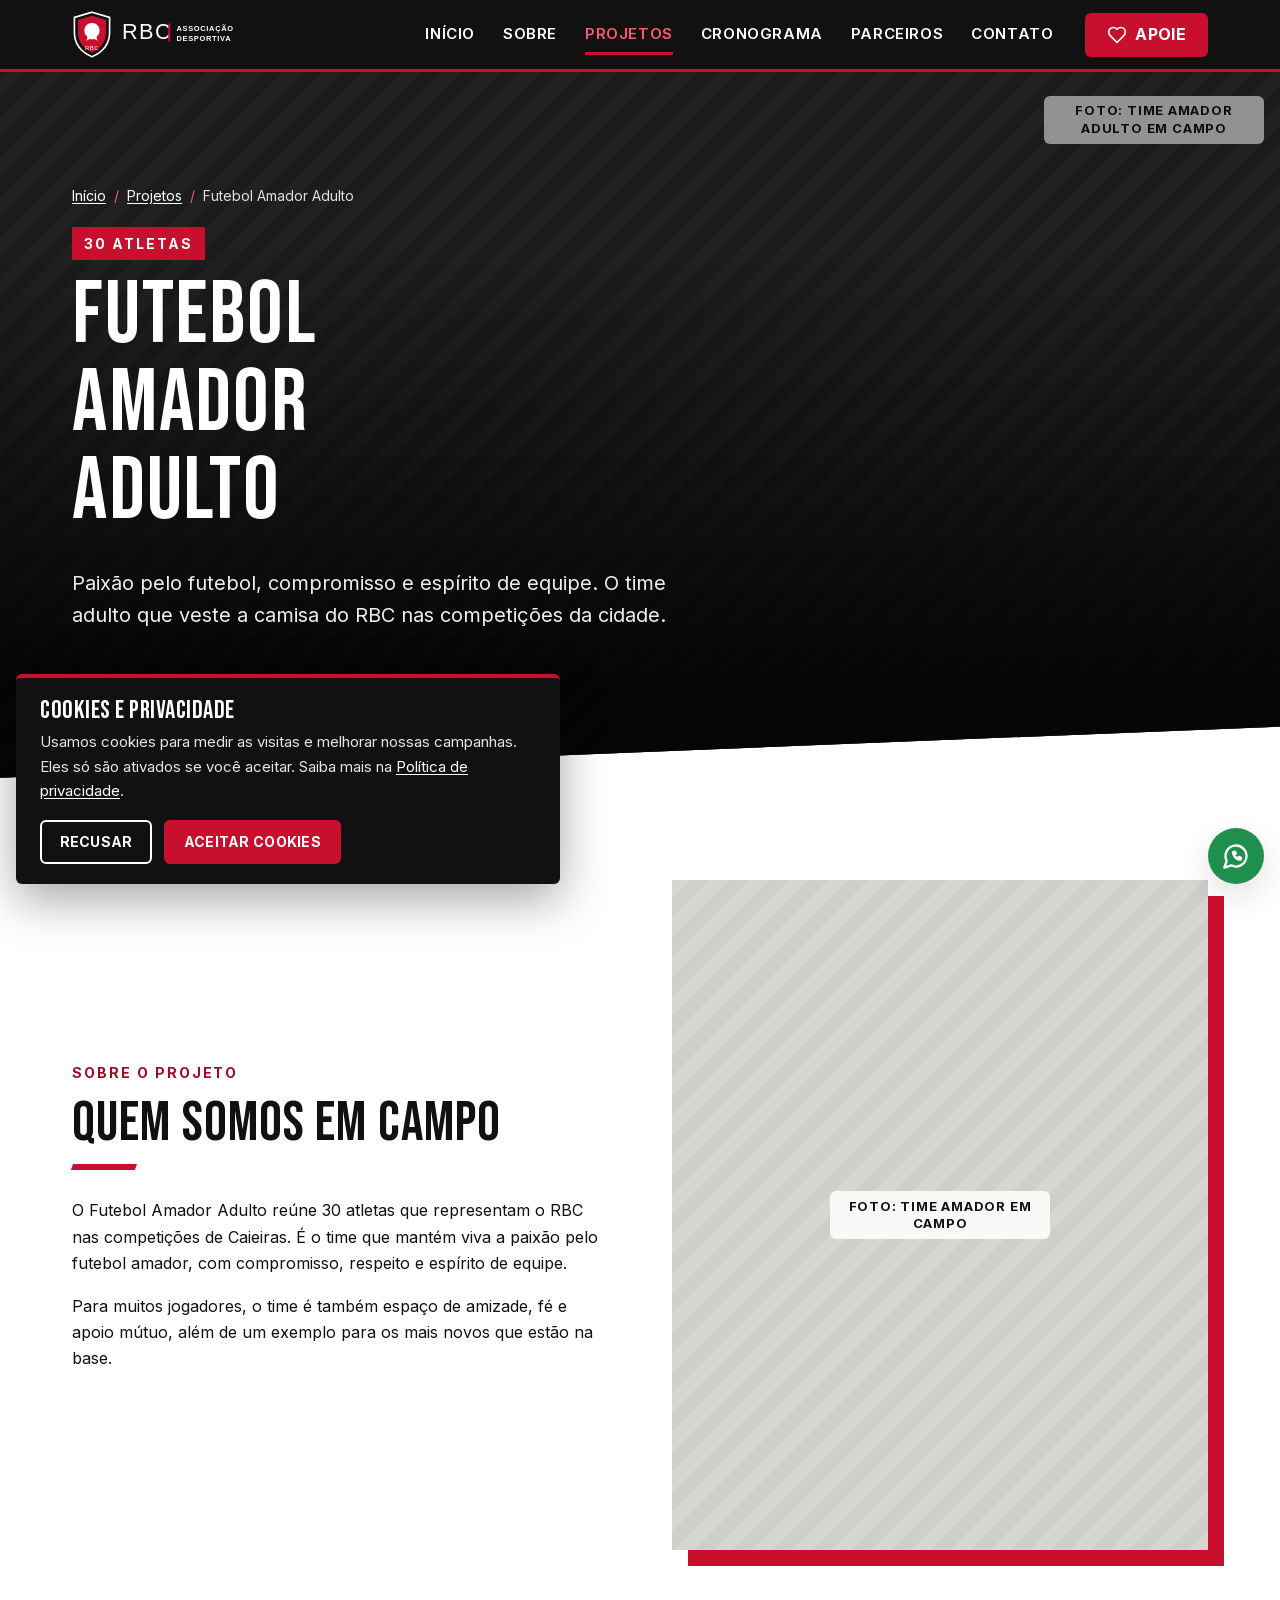
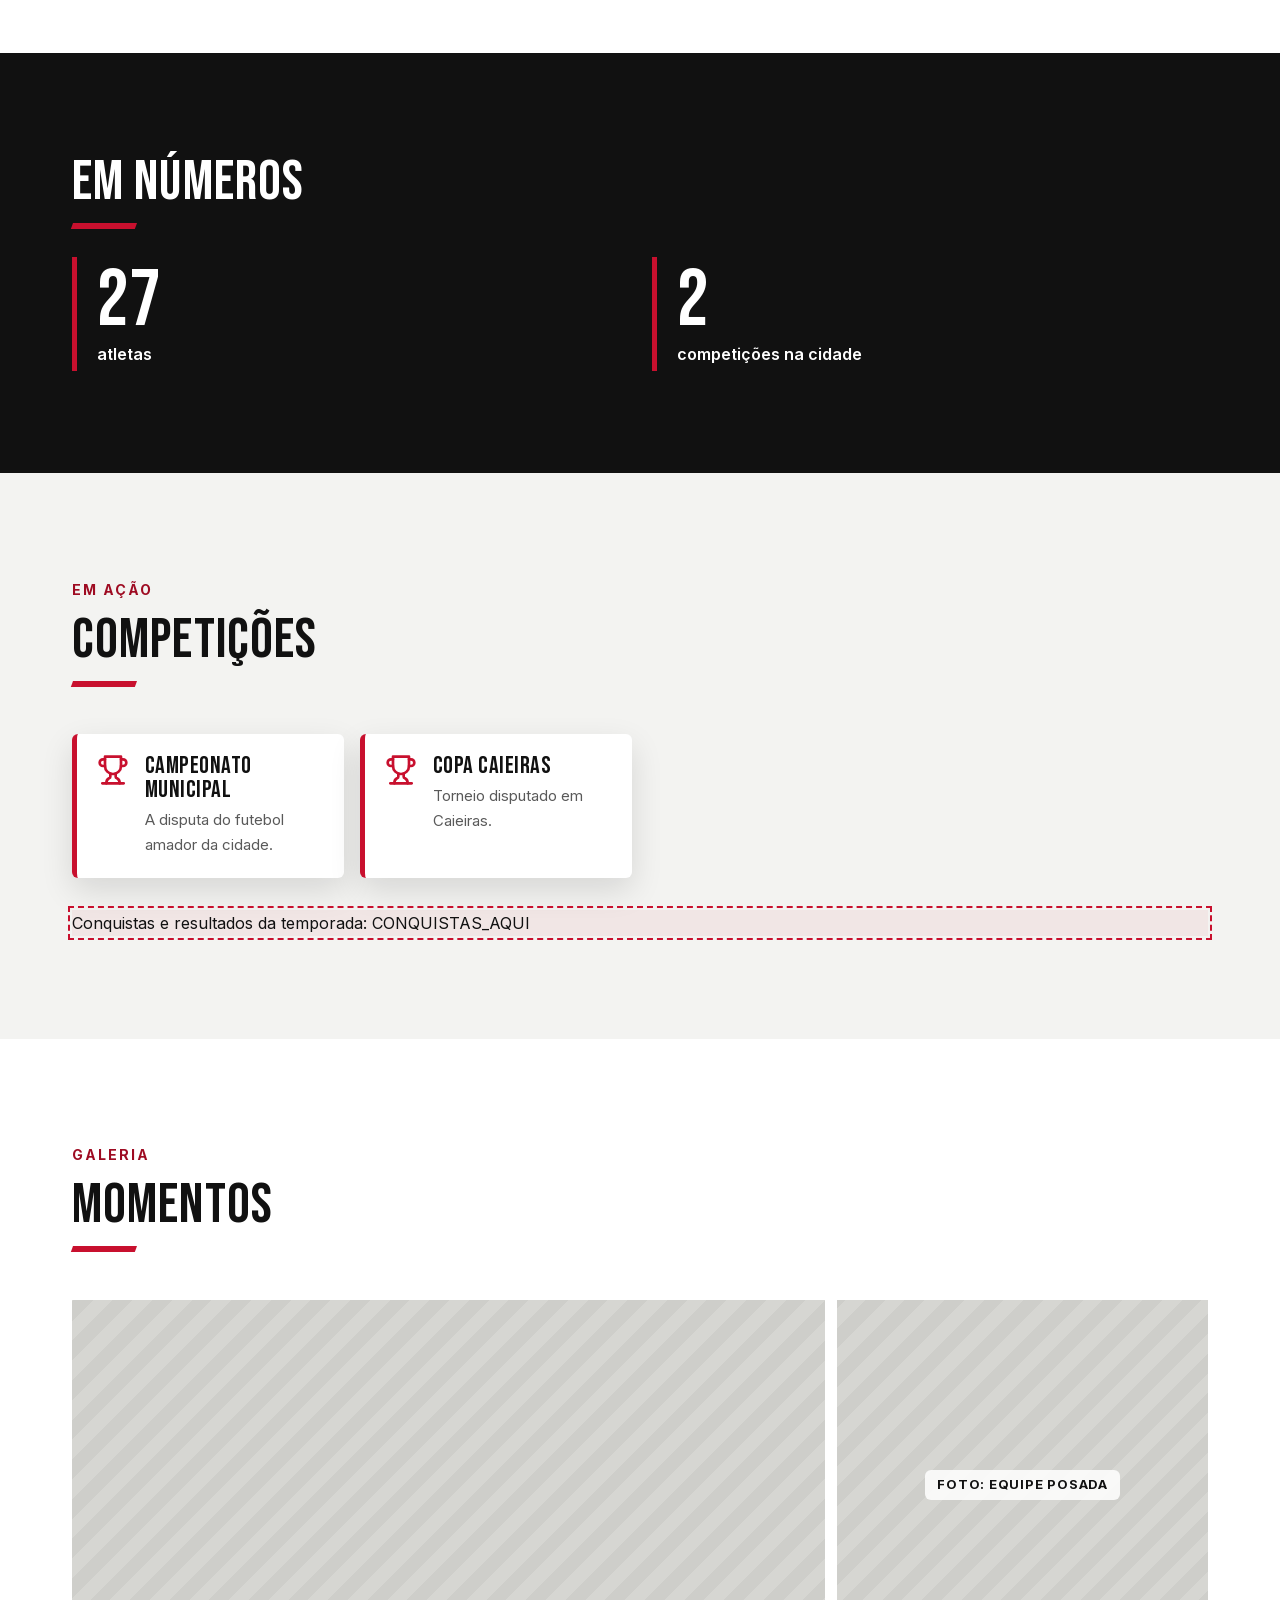
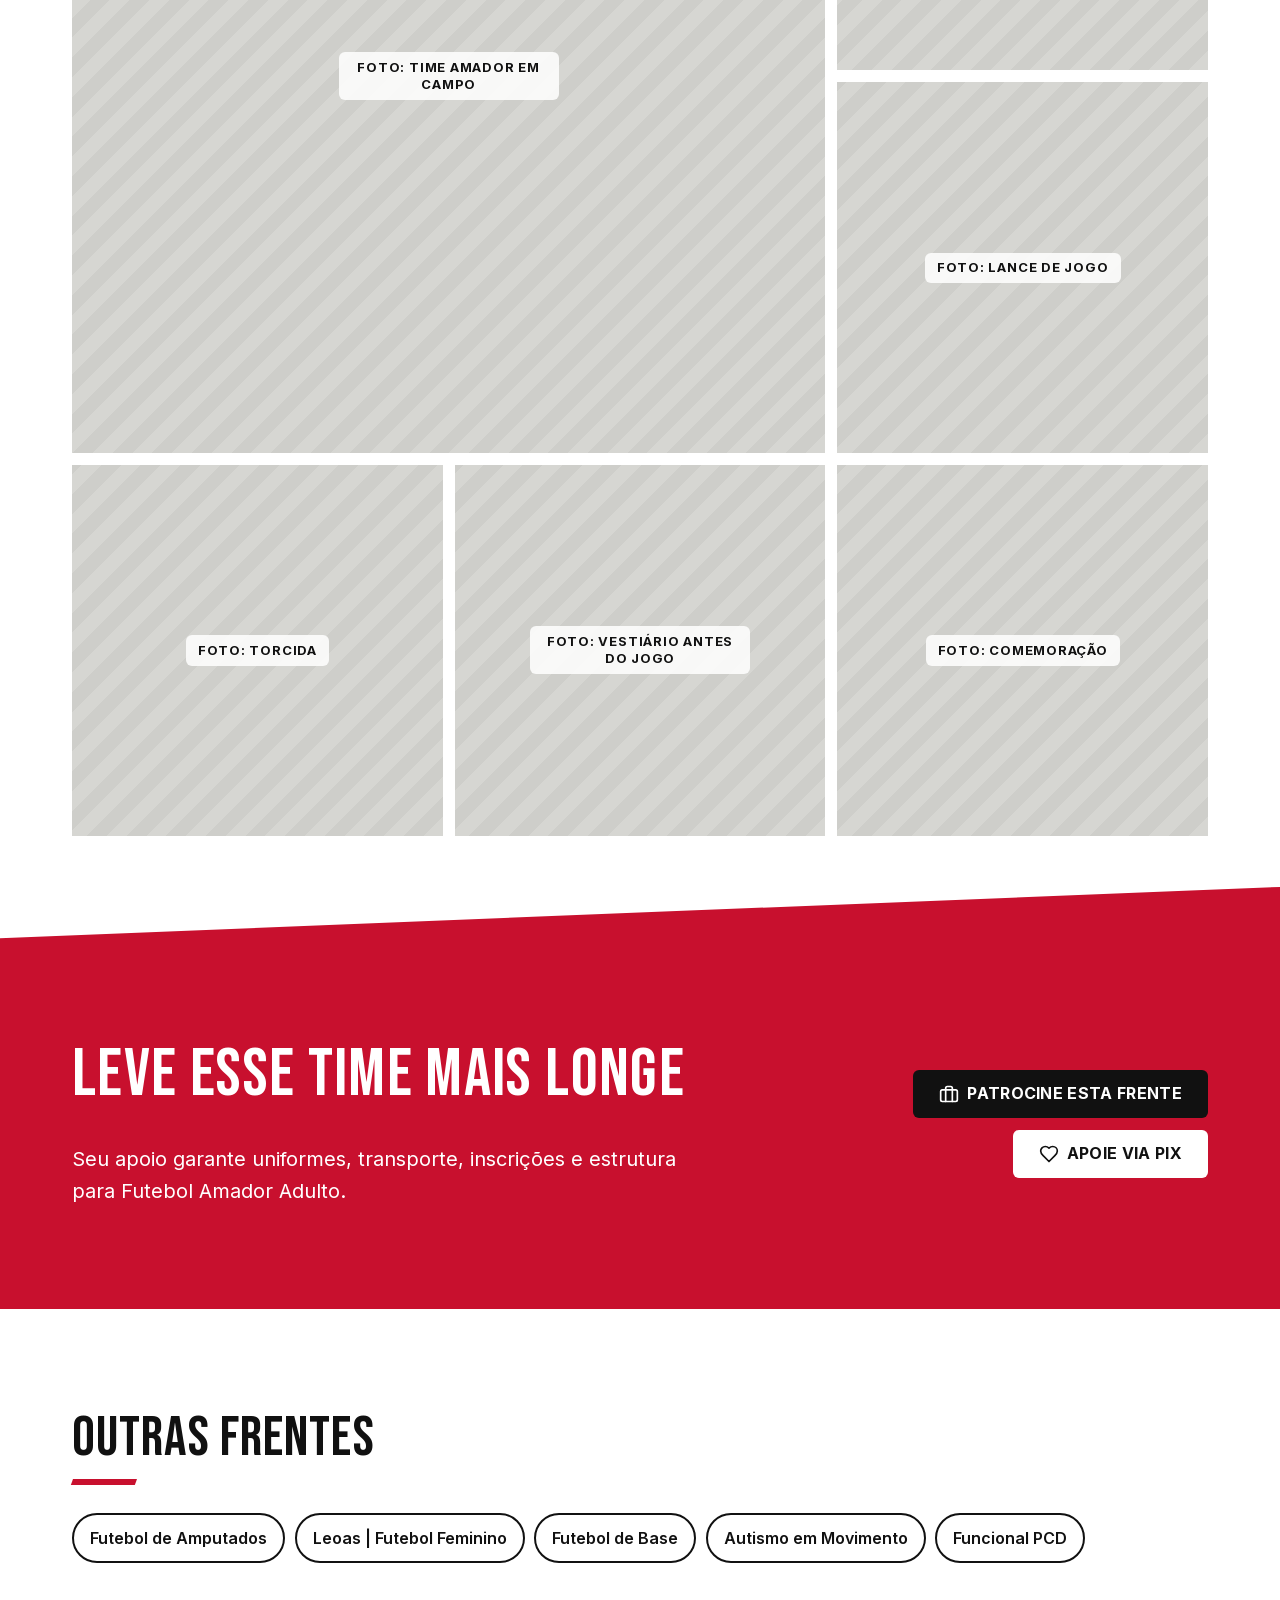
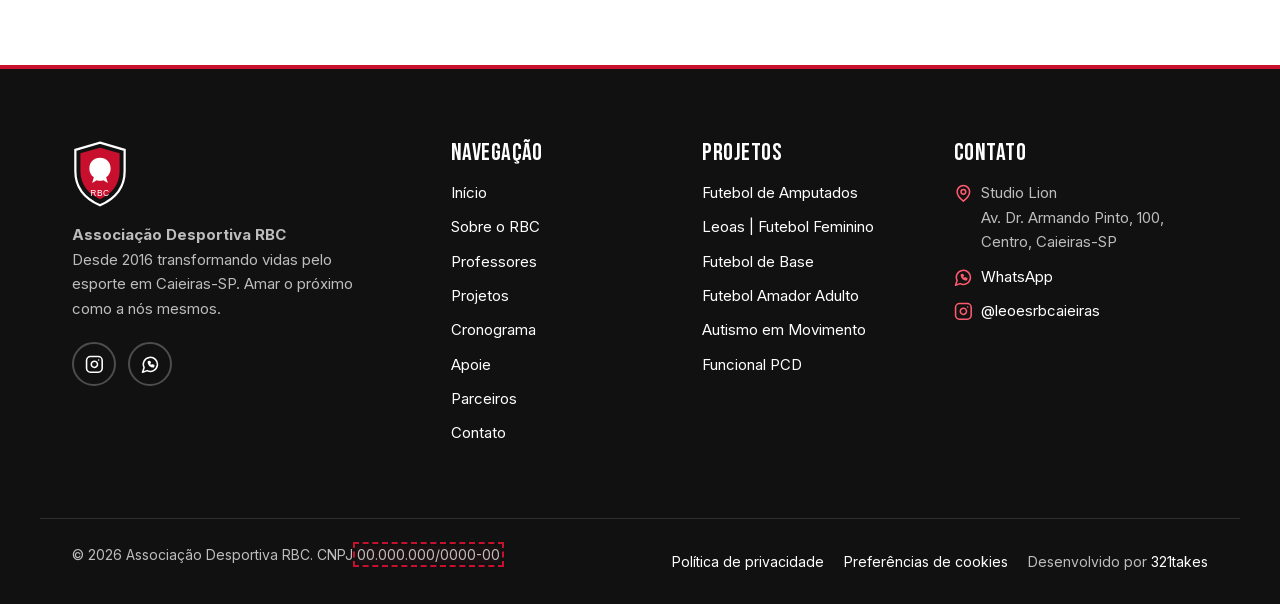
<file: projetos/amador.html>
<!doctype html>
<html lang="pt-BR">
<head>
<meta charset="utf-8">
<meta name="viewport" content="width=device-width, initial-scale=1">
<title>Futebol Amador Adulto | Projetos Leões RBC</title>
<meta name="description" content="Paixão pelo futebol, compromisso e espírito de equipe. O time adulto que veste a camisa do RBC nas competições da cidade.">
<meta name="theme-color" content="#111111">
<link rel="canonical" href="https://leoesrbc.org.br/projetos/amador.html">
<meta property="og:type" content="website">
<meta property="og:locale" content="pt_BR">
<meta property="og:site_name" content="Leões RBC">
<meta property="og:title" content="Futebol Amador Adulto | Projetos Leões RBC">
<meta property="og:description" content="Paixão pelo futebol, compromisso e espírito de equipe. O time adulto que veste a camisa do RBC nas competições da cidade.">
<meta property="og:url" content="https://leoesrbc.org.br/projetos/amador.html">
<meta property="og:image" content="https://leoesrbc.org.br/assets/img/og-image.jpg">
<meta property="og:image:width" content="1200">
<meta property="og:image:height" content="630">
<meta property="og:image:alt" content="Leões RBC, Associação Desportiva RBC de Caieiras-SP">
<meta name="twitter:card" content="summary_large_image">
<meta name="twitter:title" content="Futebol Amador Adulto | Projetos Leões RBC">
<meta name="twitter:description" content="Paixão pelo futebol, compromisso e espírito de equipe. O time adulto que veste a camisa do RBC nas competições da cidade.">
<meta name="twitter:image" content="https://leoesrbc.org.br/assets/img/og-image.jpg">
<link rel="icon" href="../assets/img/logo-escudo.svg" type="image/svg+xml">
<link rel="preload" href="../assets/fonts/bebas-neue-latin.woff2" as="font" type="font/woff2" crossorigin>
<link rel="preload" href="../assets/fonts/inter-latin-var.woff2" as="font" type="font/woff2" crossorigin>
<link rel="stylesheet" href="../assets/css/style.css">
<script src="../assets/js/consent.js" defer></script>
<script src="../assets/js/main.js" defer></script>
</head>
<body>
<a class="skip-link" href="#conteudo">Pular para o conteúdo</a>
<header class="site-header">
  <div class="container header__inner">
    <a class="brand" href="../index.html">
      <img class="brand__escudo" src="../assets/img/logo-escudo.svg" width="100" height="118" alt="">
      <img class="brand__wordmark" src="../assets/img/logo-wordmark.svg" width="200" height="48" alt="Leões RBC, página inicial">
    </a>
    <button class="nav-toggle" type="button" aria-expanded="false" aria-controls="menu-principal">
      <span class="sr-only">Abrir menu</span>
      <svg class="icon icon-menu" viewBox="0 0 24 24" fill="none" stroke="currentColor" stroke-width="2" stroke-linecap="round" stroke-linejoin="round" aria-hidden="true" focusable="false"><path d="M4 6h16"/><path d="M4 12h16"/><path d="M4 18h16"/></svg>
      <svg class="icon icon-close" viewBox="0 0 24 24" fill="none" stroke="currentColor" stroke-width="2" stroke-linecap="round" stroke-linejoin="round" aria-hidden="true" focusable="false"><path d="M18 6 6 18"/><path d="m6 6 12 12"/></svg>
    </button>
    <nav class="site-nav" id="menu-principal" aria-label="Menu principal">
      <ul>
        <li><a href="../index.html">Início</a></li>
        <li><a href="../sobre.html">Sobre</a></li>
        <li><a href="../projetos.html" aria-current="page">Projetos</a></li>
        <li><a href="../cronograma.html">Cronograma</a></li>
        <li><a href="../parceiros.html">Parceiros</a></li>
        <li><a href="../contato.html">Contato</a></li>
      </ul>
      <a class="btn btn--primary" href="../apoie.html" data-track="click_apoie"><svg class="icon" viewBox="0 0 24 24" fill="none" stroke="currentColor" stroke-width="2" stroke-linecap="round" stroke-linejoin="round" aria-hidden="true" focusable="false"><path d="M19 14c1.49-1.46 3-3.21 3-5.5A5.5 5.5 0 0 0 16.5 3c-1.76 0-3 .5-4.5 2-1.5-1.5-2.74-2-4.5-2A5.5 5.5 0 0 0 2 8.5c0 2.3 1.5 4.05 3 5.5l7 7Z"/></svg> Apoie</a>
    </nav>
  </div>
</header>
<main id="conteudo" tabindex="-1">
<!-- TEMPLATE DE PROJETO: todas as páginas em /projetos seguem esta mesma estrutura -->
<section class="hero hero--short" aria-labelledby="projeto-titulo">
  <div class="hero__media">
    <div class="ph ph--dark" role="img" aria-label="Espaço reservado para foto de destaque: Time amador adulto em campo"><span class="ph__label" aria-hidden="true">FOTO: Time amador adulto em campo</span></div>
  </div>
  <div class="container hero__content">
    <nav class="breadcrumb" aria-label="Você está em">
      <ol>
        <li><a href="../index.html">Início</a></li>
        <li><a href="../projetos.html">Projetos</a></li>
        <li><span aria-current="page">Futebol Amador Adulto</span></li>
      </ol>
    </nav>
    <p class="eyebrow">30 atletas</p>
    <h1 id="projeto-titulo">Futebol Amador Adulto</h1>
    <p class="lead">Paixão pelo futebol, compromisso e espírito de equipe. O time adulto que veste a camisa do RBC nas competições da cidade.</p>
  </div>
</section>

<section class="section" aria-labelledby="sobre-projeto">
  <div class="container split">
    <div>
      <p class="eyebrow">Sobre o projeto</p>
      <h2 id="sobre-projeto" class="bar">Quem somos em campo</h2>
      <p>O Futebol Amador Adulto reúne 30 atletas que representam o RBC nas competições de Caieiras. É o time que mantém viva a paixão pelo futebol amador, com compromisso, respeito e espírito de equipe.</p>
      <p>Para muitos jogadores, o time é também espaço de amizade, fé e apoio mútuo, além de um exemplo para os mais novos que estão na base.</p>
    </div>
    <div class="split__media">
      <div class="ph ph--portrait" role="img" aria-label="Espaço reservado para foto: Time amador em campo"><span class="ph__label" aria-hidden="true">FOTO: Time amador em campo</span></div>
    </div>
  </div>
</section>

<section class="section section--dark on-dark" aria-labelledby="numeros-projeto">
  <div class="container">
    <h2 id="numeros-projeto" class="bar">Em números</h2>
    <ul class="stats">
        <li class="stat"><span class="stat__num" data-count="30" data-suffix="" aria-hidden="true">30</span><span class="sr-only">30 </span><span class="stat__label">atletas</span></li>
        <li class="stat"><span class="stat__num" data-count="2" data-suffix="" aria-hidden="true">2</span><span class="sr-only">2 </span><span class="stat__label">competições na cidade</span></li>
    </ul>
  </div>
</section>

<section class="section section--gray" aria-labelledby="lista-projeto">
  <div class="container">
    <div class="section-head">
      <p class="eyebrow">Em ação</p>
      <h2 id="lista-projeto" class="bar">Competições</h2>
    </div>
    <ul class="items">
        <li class="item"><svg class="icon" viewBox="0 0 24 24" fill="none" stroke="currentColor" stroke-width="2" stroke-linecap="round" stroke-linejoin="round" aria-hidden="true" focusable="false"><path d="M6 9H4.5a2.5 2.5 0 0 1 0-5H6"/><path d="M18 9h1.5a2.5 2.5 0 0 0 0-5H18"/><path d="M4 22h16"/><path d="M10 14.66V17c0 .55-.47.98-.97 1.21C7.85 18.75 7 20.24 7 22"/><path d="M14 14.66V17c0 .55.47.98.97 1.21C16.15 18.75 17 20.24 17 22"/><path d="M18 2H6v7a6 6 0 0 0 12 0V2Z"/></svg><div><h3>Campeonato Municipal</h3><p>A disputa do futebol amador da cidade.</p></div></li>
        <li class="item"><svg class="icon" viewBox="0 0 24 24" fill="none" stroke="currentColor" stroke-width="2" stroke-linecap="round" stroke-linejoin="round" aria-hidden="true" focusable="false"><path d="M6 9H4.5a2.5 2.5 0 0 1 0-5H6"/><path d="M18 9h1.5a2.5 2.5 0 0 0 0-5H18"/><path d="M4 22h16"/><path d="M10 14.66V17c0 .55-.47.98-.97 1.21C7.85 18.75 7 20.24 7 22"/><path d="M14 14.66V17c0 .55.47.98.97 1.21C16.15 18.75 17 20.24 17 22"/><path d="M18 2H6v7a6 6 0 0 0 12 0V2Z"/></svg><div><h3>Copa Caieiras</h3><p>Torneio disputado em Caieiras.</p></div></li>
    </ul>
    <!-- CONQUISTAS: listar aqui títulos e resultados da temporada quando o RBC enviar -->
    <p class="section-foot todo">Conquistas e resultados da temporada: CONQUISTAS_AQUI</p>
  </div>
</section>

<section class="section" aria-labelledby="galeria-projeto">
  <div class="container">
    <div class="section-head">
      <p class="eyebrow">Galeria</p>
      <h2 id="galeria-projeto" class="bar">Momentos</h2>
    </div>
    <ul class="gallery">
        <li><div class="ph ph--square" role="img" aria-label="Espaço reservado para foto: Time amador em campo"><span class="ph__label" aria-hidden="true">FOTO: Time amador em campo</span></div></li>
        <li><div class="ph ph--square" role="img" aria-label="Espaço reservado para foto: Equipe posada"><span class="ph__label" aria-hidden="true">FOTO: Equipe posada</span></div></li>
        <li><div class="ph ph--square" role="img" aria-label="Espaço reservado para foto: Lance de jogo"><span class="ph__label" aria-hidden="true">FOTO: Lance de jogo</span></div></li>
        <li><div class="ph ph--square" role="img" aria-label="Espaço reservado para foto: Torcida"><span class="ph__label" aria-hidden="true">FOTO: Torcida</span></div></li>
        <li><div class="ph ph--square" role="img" aria-label="Espaço reservado para foto: Vestiário antes do jogo"><span class="ph__label" aria-hidden="true">FOTO: Vestiário antes do jogo</span></div></li>
        <li><div class="ph ph--square" role="img" aria-label="Espaço reservado para foto: Comemoração"><span class="ph__label" aria-hidden="true">FOTO: Comemoração</span></div></li>
    </ul>
  </div>
</section>

<section class="section section--red section--cut-top" aria-labelledby="cta-projeto">
  <div class="container cta">
    <div>
      <h2 id="cta-projeto">Leve esse time mais longe</h2>
      <p class="lead">Seu apoio garante uniformes, transporte, inscrições e estrutura para Futebol Amador Adulto.</p>
    </div>
    <div class="btn-row">
      <a class="btn btn--dark" href="../parceiros.html#seja-parceiro"><svg class="icon" viewBox="0 0 24 24" fill="none" stroke="currentColor" stroke-width="2" stroke-linecap="round" stroke-linejoin="round" aria-hidden="true" focusable="false"><rect width="20" height="14" x="2" y="7" rx="2"/><path d="M16 21V5a2 2 0 0 0-2-2h-4a2 2 0 0 0-2 2v16"/></svg> Patrocine esta frente</a>
      <a class="btn btn--light" href="../apoie.html#pix" data-track="click_apoie"><svg class="icon" viewBox="0 0 24 24" fill="none" stroke="currentColor" stroke-width="2" stroke-linecap="round" stroke-linejoin="round" aria-hidden="true" focusable="false"><path d="M19 14c1.49-1.46 3-3.21 3-5.5A5.5 5.5 0 0 0 16.5 3c-1.76 0-3 .5-4.5 2-1.5-1.5-2.74-2-4.5-2A5.5 5.5 0 0 0 2 8.5c0 2.3 1.5 4.05 3 5.5l7 7Z"/></svg> Apoie via PIX</a>
    </div>
  </div>
</section>

<section class="section" aria-labelledby="outras-frentes">
  <div class="container">
    <h2 id="outras-frentes" class="bar">Outras frentes</h2>
    <ul class="chips">
        <li><a href="../projetos/amputados.html">Futebol de Amputados</a></li>
        <li><a href="../projetos/leoas.html">Leoas | Futebol Feminino</a></li>
        <li><a href="../projetos/base.html">Futebol de Base</a></li>
        <li><a href="../projetos/autismo-em-movimento.html">Autismo em Movimento</a></li>
        <li><a href="../projetos/funcional-pcd.html">Funcional PCD</a></li>
    </ul>
  </div>
</section>
</main>
<footer class="site-footer on-dark">
  <div class="container footer__grid">
    <div class="footer__brand">
      <img src="../assets/img/logo-escudo.svg" width="100" height="118" alt="Escudo Leões RBC" loading="lazy">
      <p><strong>Associação Desportiva RBC</strong><br>Desde 2016 transformando vidas pelo esporte em Caieiras-SP. Amar o próximo como a nós mesmos.</p>
      <div class="social">
        <a href="https://www.instagram.com/leoesrbcaieiras/" target="_blank" rel="noopener" data-track="click_instagram"><svg class="icon" viewBox="0 0 24 24" fill="none" stroke="currentColor" stroke-width="2" stroke-linecap="round" stroke-linejoin="round" aria-hidden="true" focusable="false"><rect width="20" height="20" x="2" y="2" rx="5"/><path d="M16 11.37A4 4 0 1 1 12.63 8 4 4 0 0 1 16 11.37z"/><path d="M17.5 6.5h.01"/></svg><span class="sr-only">Instagram @leoesrbcaieiras (abre em nova aba)</span></a>
        <a href="https://wa.me/NUMERO_WHATSAPP?text=Ol%C3%A1%21%20Vim%20pelo%20site%20do%20Le%C3%B5es%20RBC." target="_blank" rel="noopener" data-track="click_whatsapp"><svg class="icon" viewBox="0 0 24 24" fill="none" stroke="currentColor" stroke-width="2" stroke-linecap="round" stroke-linejoin="round" aria-hidden="true" focusable="false"><path d="M7.9 20A9 9 0 1 0 4 16.1L2 22Z"/><path d="M9.5 9.5c.3 1.9 2.1 3.8 4 4.2l1-1 1.8.8-.4 1.6c-3.4.2-6.6-3-6.4-6.4l1.6-.4.8 1.8Z"/></svg><span class="sr-only">WhatsApp (abre em nova aba)</span></a>
      </div>
    </div>
    <nav aria-label="Navegação do rodapé">
      <h2 class="footer__title">Navegação</h2>
      <ul class="footer__list">
        <li><a href="../index.html">Início</a></li>
        <li><a href="../sobre.html">Sobre o RBC</a></li>
        <li><a href="../sobre.html#professores">Professores</a></li>
        <li><a href="../projetos.html">Projetos</a></li>
        <li><a href="../cronograma.html">Cronograma</a></li>
        <li><a href="../apoie.html" data-track="click_apoie">Apoie</a></li>
        <li><a href="../parceiros.html">Parceiros</a></li>
        <li><a href="../contato.html">Contato</a></li>
      </ul>
    </nav>
    <nav aria-label="Projetos">
      <h2 class="footer__title">Projetos</h2>
      <ul class="footer__list">
          <li><a href="../projetos/amputados.html">Futebol de Amputados</a></li>
          <li><a href="../projetos/leoas.html">Leoas | Futebol Feminino</a></li>
          <li><a href="../projetos/base.html">Futebol de Base</a></li>
          <li><a href="../projetos/amador.html">Futebol Amador Adulto</a></li>
          <li><a href="../projetos/autismo-em-movimento.html">Autismo em Movimento</a></li>
          <li><a href="../projetos/funcional-pcd.html">Funcional PCD</a></li>
      </ul>
    </nav>
    <div>
      <h2 class="footer__title">Contato</h2>
      <ul class="footer__list">
        <li><svg class="icon" viewBox="0 0 24 24" fill="none" stroke="currentColor" stroke-width="2" stroke-linecap="round" stroke-linejoin="round" aria-hidden="true" focusable="false"><path d="M20 10c0 6-8 12-8 12s-8-6-8-12a8 8 0 0 1 16 0Z"/><circle cx="12" cy="10" r="3"/></svg><span>Studio Lion<br>Av. Dr. Armando Pinto, 100, Centro, Caieiras-SP</span></li>
        <li><svg class="icon" viewBox="0 0 24 24" fill="none" stroke="currentColor" stroke-width="2" stroke-linecap="round" stroke-linejoin="round" aria-hidden="true" focusable="false"><path d="M7.9 20A9 9 0 1 0 4 16.1L2 22Z"/><path d="M9.5 9.5c.3 1.9 2.1 3.8 4 4.2l1-1 1.8.8-.4 1.6c-3.4.2-6.6-3-6.4-6.4l1.6-.4.8 1.8Z"/></svg><a href="https://wa.me/NUMERO_WHATSAPP?text=Ol%C3%A1%21%20Vim%20pelo%20site%20do%20Le%C3%B5es%20RBC." target="_blank" rel="noopener" data-track="click_whatsapp">WhatsApp<span class="sr-only"> (abre em nova aba)</span></a></li>
        <li><svg class="icon" viewBox="0 0 24 24" fill="none" stroke="currentColor" stroke-width="2" stroke-linecap="round" stroke-linejoin="round" aria-hidden="true" focusable="false"><rect width="20" height="20" x="2" y="2" rx="5"/><path d="M16 11.37A4 4 0 1 1 12.63 8 4 4 0 0 1 16 11.37z"/><path d="M17.5 6.5h.01"/></svg><a href="https://www.instagram.com/leoesrbcaieiras/" target="_blank" rel="noopener" data-track="click_instagram">@leoesrbcaieiras<span class="sr-only"> (abre em nova aba)</span></a></li>
      </ul>
    </div>
  </div>
  <div class="container footer__bottom">
    <p class="footer__copy">© <span data-year>2026</span> Associação Desportiva RBC. CNPJ <span class="todo">00.000.000/0000-00</span></p>
    <ul class="footer__legal" role="list">
      <li><a href="../privacidade.html">Política de privacidade</a></li>
      <li><button type="button" data-consent-open>Preferências de cookies</button></li>
      <li>Desenvolvido por <a href="https://321takes.com" target="_blank" rel="noopener">321takes<span class="sr-only"> (abre em nova aba)</span></a></li>
    </ul>
  </div>
</footer>
<a class="whatsapp-float" href="https://wa.me/NUMERO_WHATSAPP?text=Ol%C3%A1%21%20Vim%20pelo%20site%20do%20Le%C3%B5es%20RBC." target="_blank" rel="noopener" data-track="click_whatsapp"><svg class="icon" viewBox="0 0 24 24" fill="none" stroke="currentColor" stroke-width="2" stroke-linecap="round" stroke-linejoin="round" aria-hidden="true" focusable="false"><path d="M7.9 20A9 9 0 1 0 4 16.1L2 22Z"/><path d="M9.5 9.5c.3 1.9 2.1 3.8 4 4.2l1-1 1.8.8-.4 1.6c-3.4.2-6.6-3-6.4-6.4l1.6-.4.8 1.8Z"/></svg><span class="sr-only">Fale com o RBC pelo WhatsApp (abre em nova aba)</span></a>

</body>
</html>
</file>
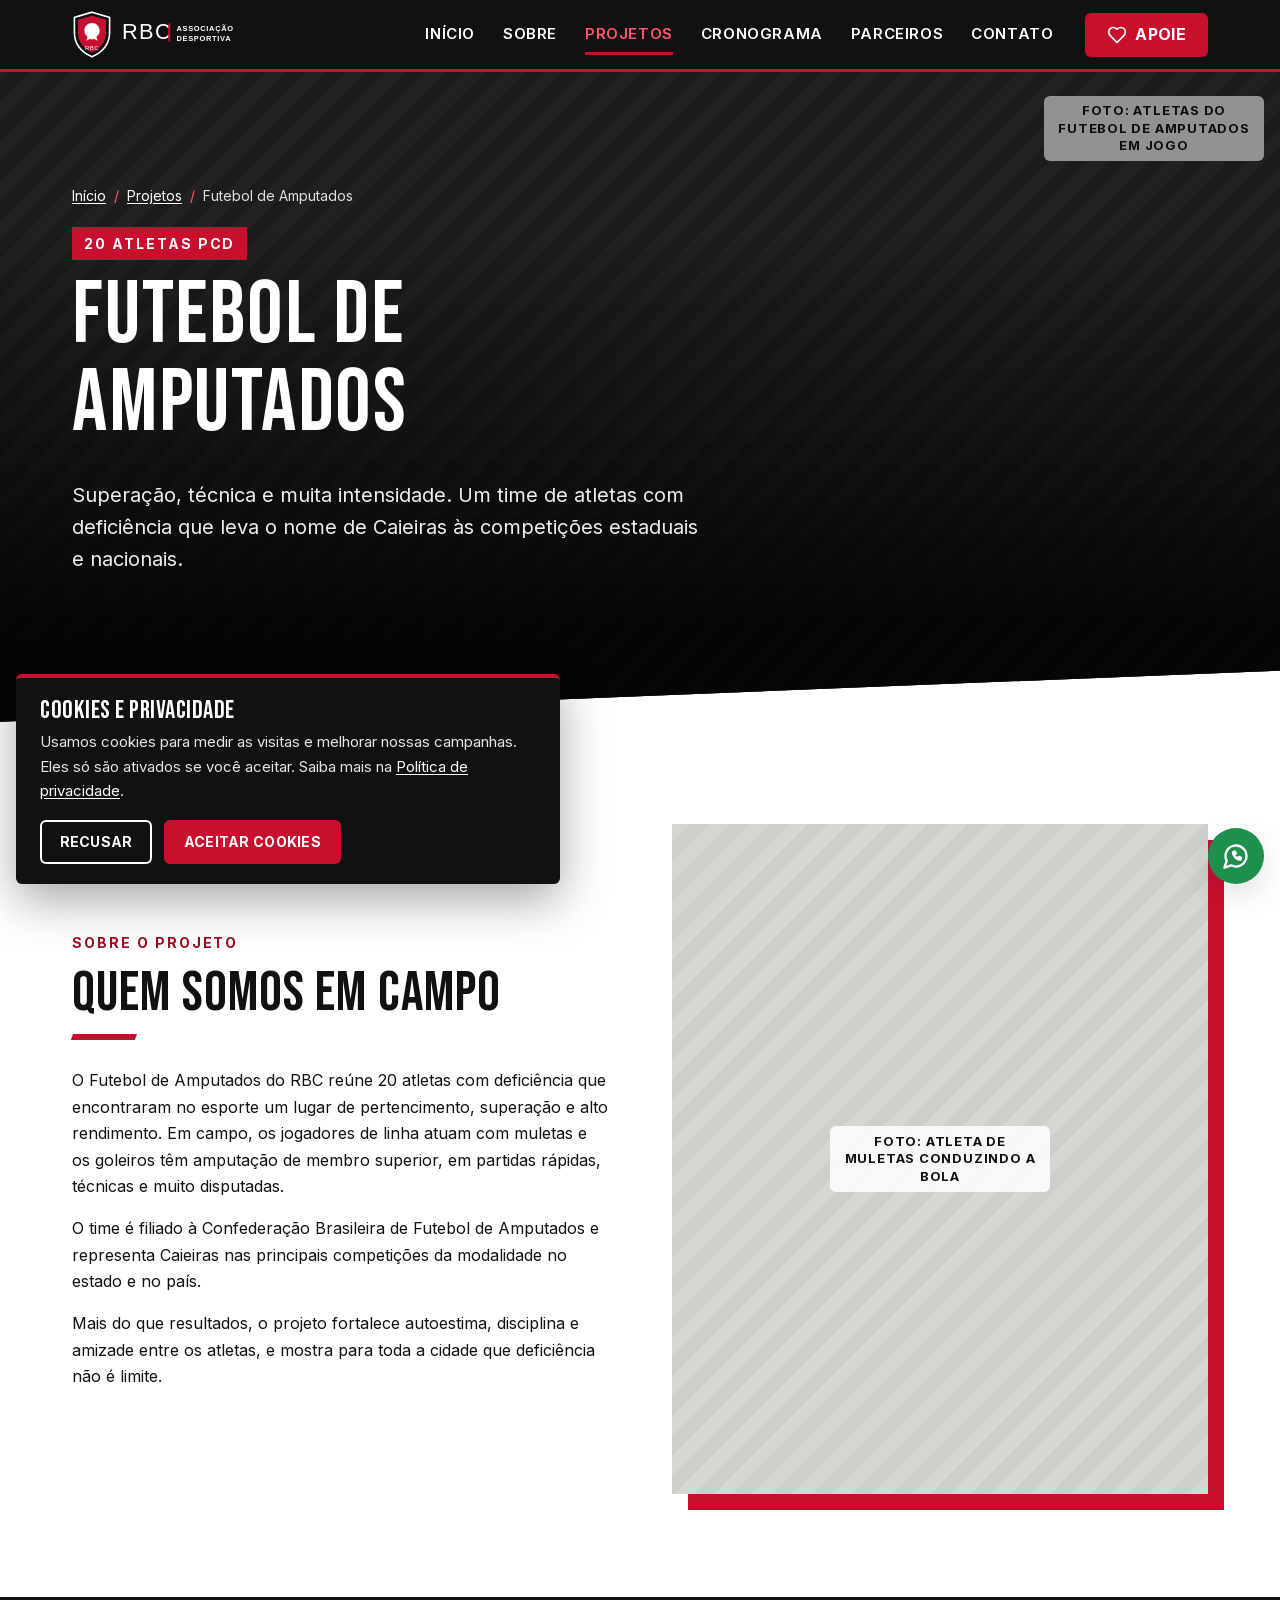
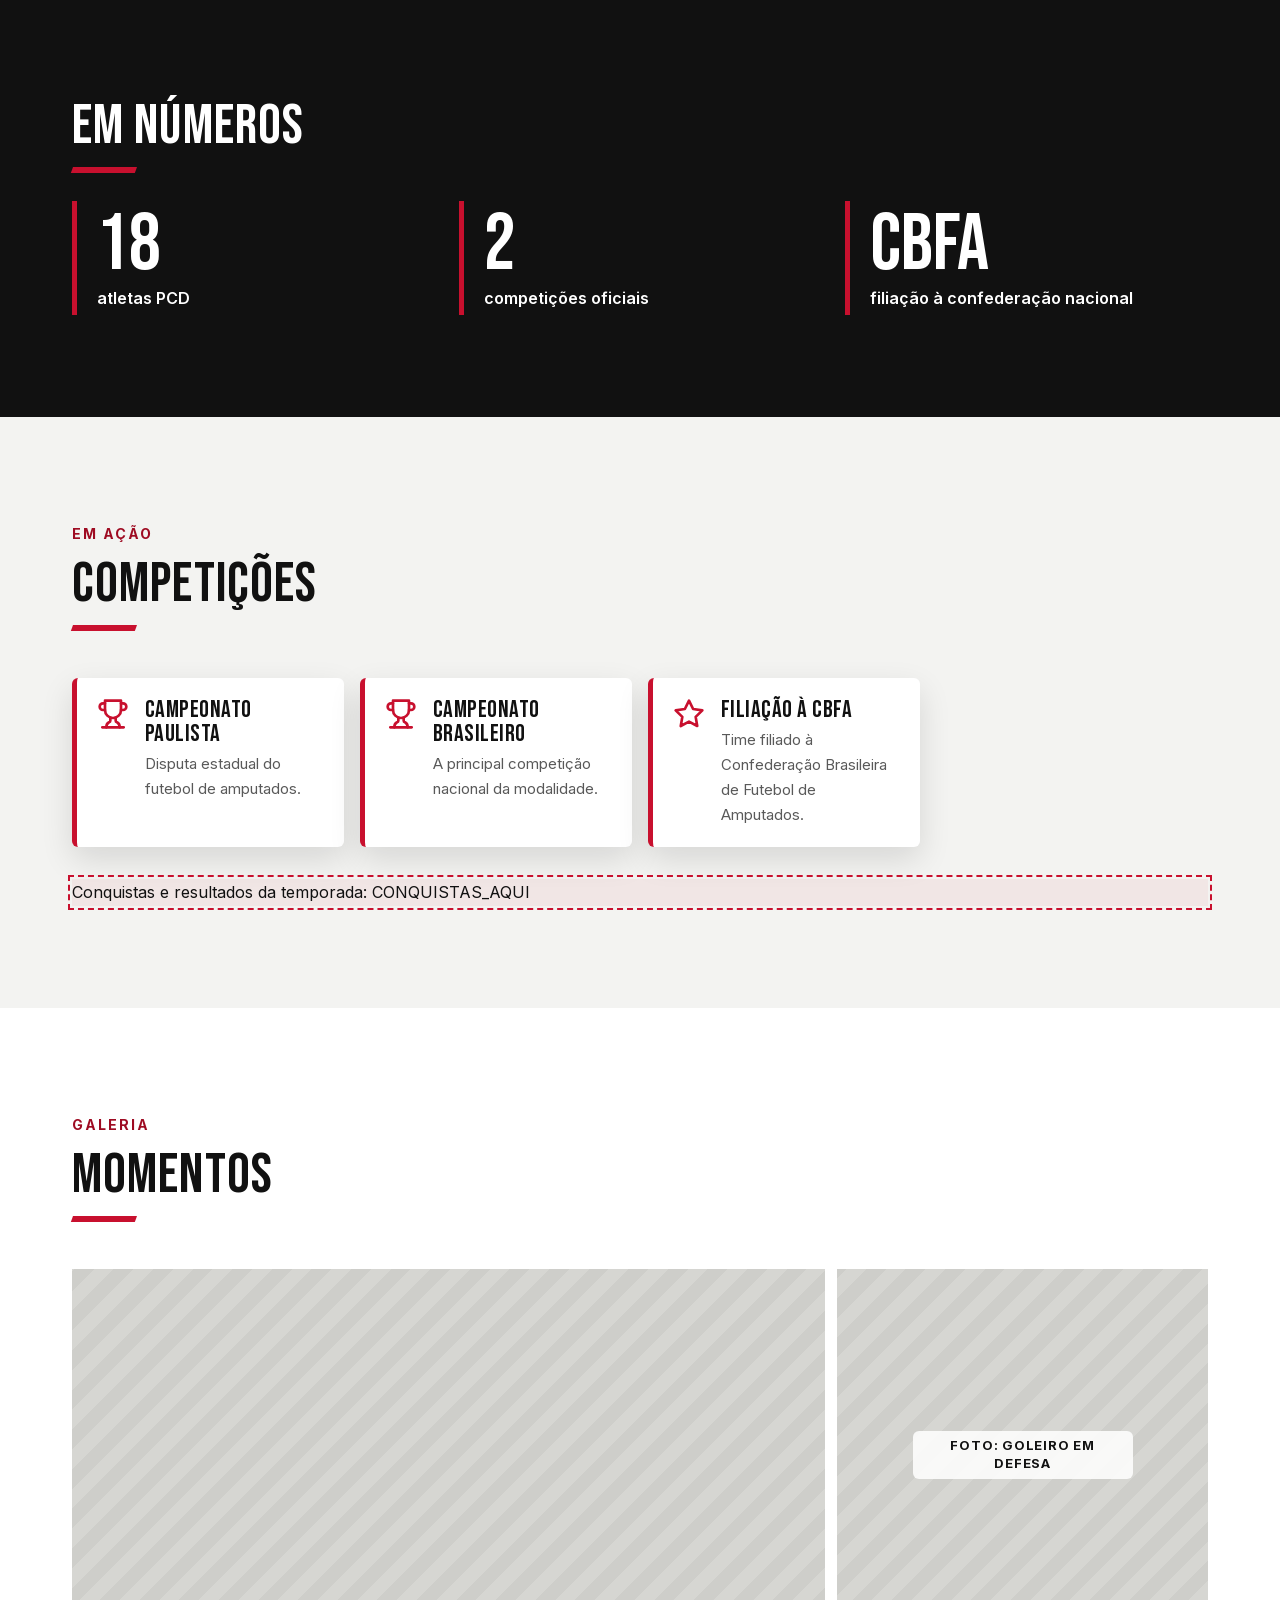
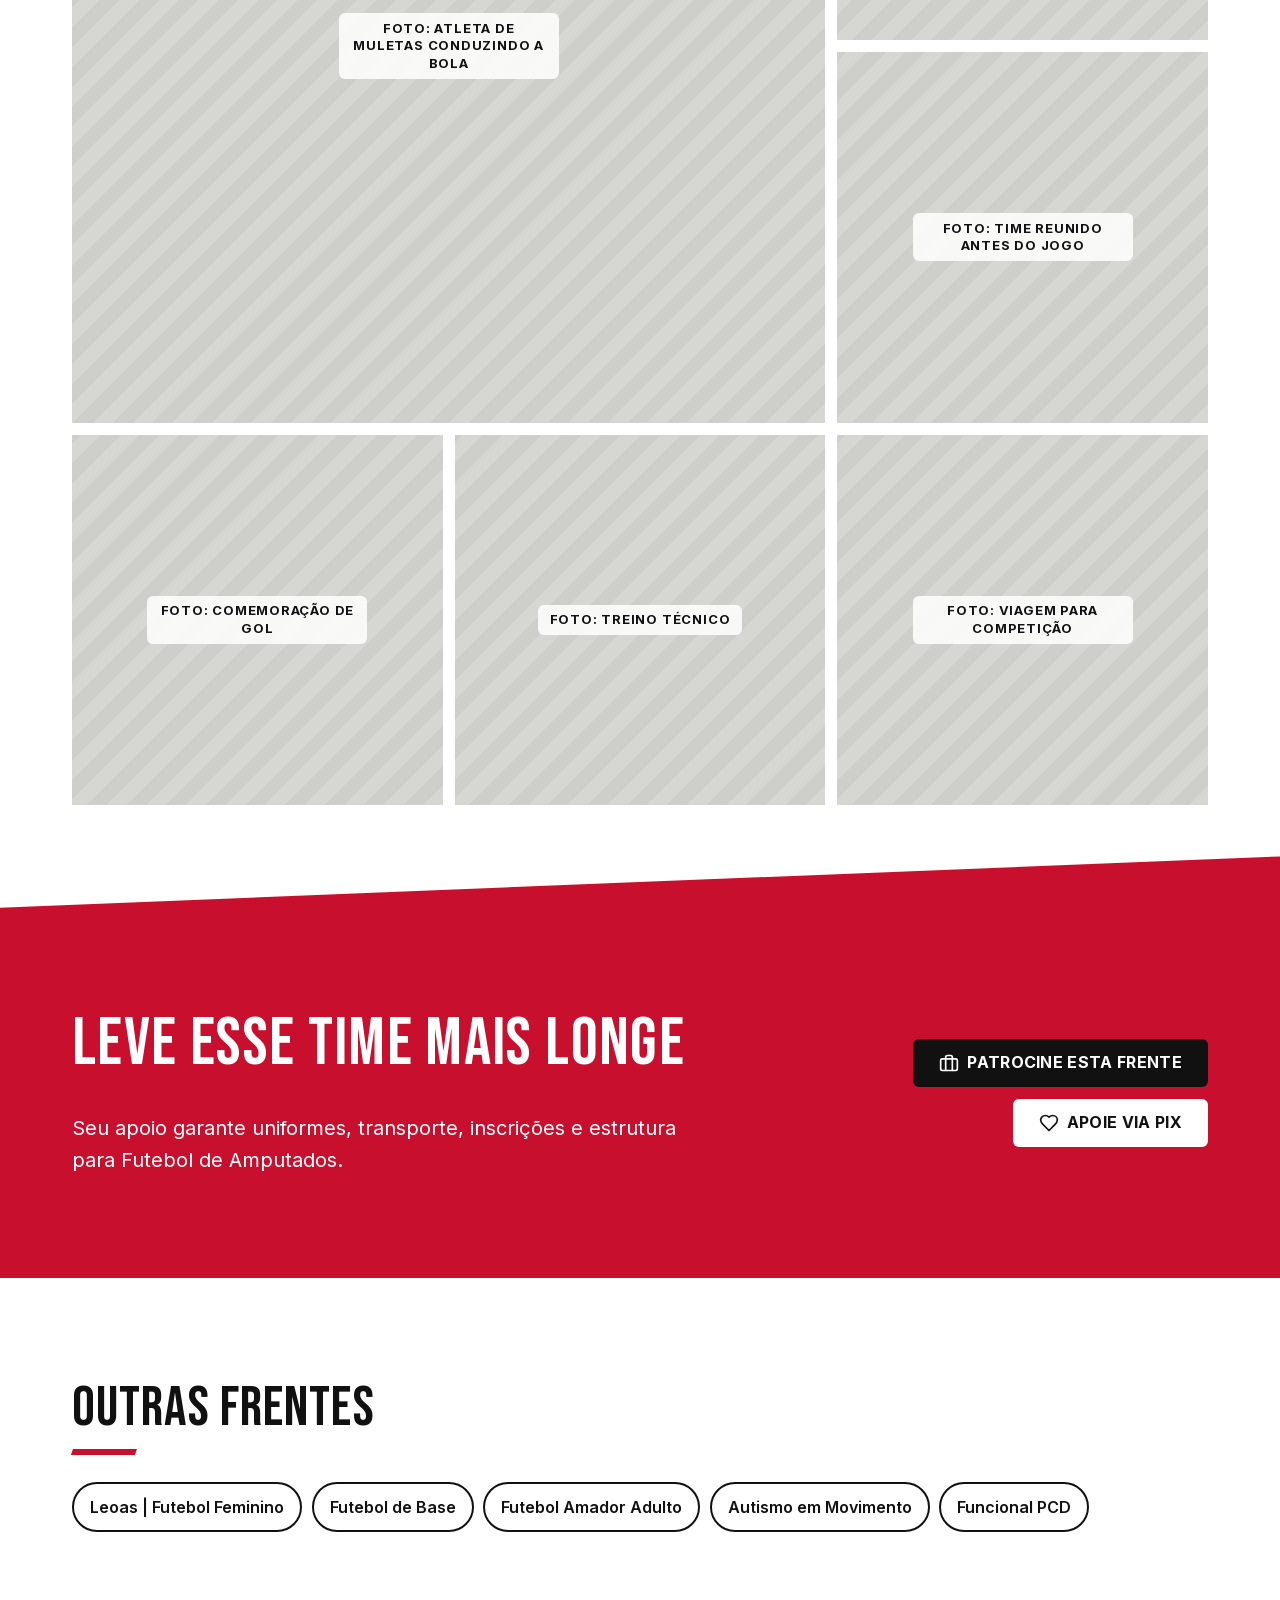
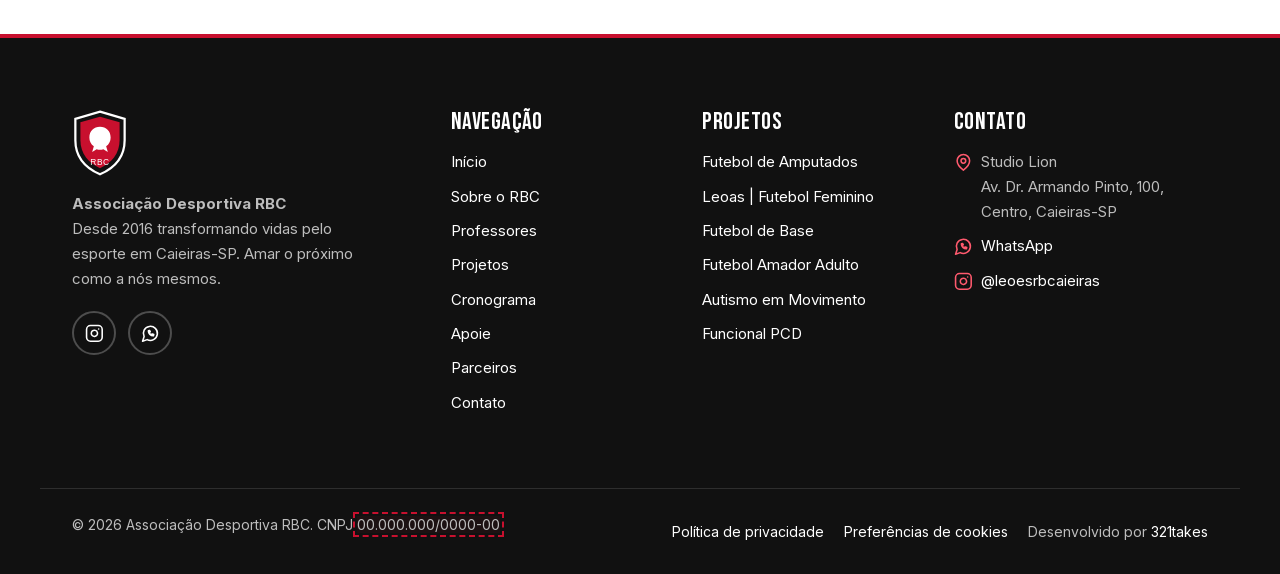
<file: projetos/amputados.html>
<!doctype html>
<html lang="pt-BR">
<head>
<meta charset="utf-8">
<meta name="viewport" content="width=device-width, initial-scale=1">
<title>Futebol de Amputados | Projetos Leões RBC</title>
<meta name="description" content="Superação, técnica e muita intensidade. Um time de atletas com deficiência que leva o nome de Caieiras às competições estaduais e nacionais.">
<meta name="theme-color" content="#111111">
<link rel="canonical" href="https://leoesrbc.org.br/projetos/amputados.html">
<meta property="og:type" content="website">
<meta property="og:locale" content="pt_BR">
<meta property="og:site_name" content="Leões RBC">
<meta property="og:title" content="Futebol de Amputados | Projetos Leões RBC">
<meta property="og:description" content="Superação, técnica e muita intensidade. Um time de atletas com deficiência que leva o nome de Caieiras às competições estaduais e nacionais.">
<meta property="og:url" content="https://leoesrbc.org.br/projetos/amputados.html">
<meta property="og:image" content="https://leoesrbc.org.br/assets/img/og-image.jpg">
<meta property="og:image:width" content="1200">
<meta property="og:image:height" content="630">
<meta property="og:image:alt" content="Leões RBC, Associação Desportiva RBC de Caieiras-SP">
<meta name="twitter:card" content="summary_large_image">
<meta name="twitter:title" content="Futebol de Amputados | Projetos Leões RBC">
<meta name="twitter:description" content="Superação, técnica e muita intensidade. Um time de atletas com deficiência que leva o nome de Caieiras às competições estaduais e nacionais.">
<meta name="twitter:image" content="https://leoesrbc.org.br/assets/img/og-image.jpg">
<link rel="icon" href="../assets/img/logo-escudo.svg" type="image/svg+xml">
<link rel="preload" href="../assets/fonts/bebas-neue-latin.woff2" as="font" type="font/woff2" crossorigin>
<link rel="preload" href="../assets/fonts/inter-latin-var.woff2" as="font" type="font/woff2" crossorigin>
<link rel="stylesheet" href="../assets/css/style.css">
<script src="../assets/js/consent.js" defer></script>
<script src="../assets/js/main.js" defer></script>
</head>
<body>
<a class="skip-link" href="#conteudo">Pular para o conteúdo</a>
<header class="site-header">
  <div class="container header__inner">
    <a class="brand" href="../index.html">
      <img class="brand__escudo" src="../assets/img/logo-escudo.svg" width="100" height="118" alt="">
      <img class="brand__wordmark" src="../assets/img/logo-wordmark.svg" width="200" height="48" alt="Leões RBC, página inicial">
    </a>
    <button class="nav-toggle" type="button" aria-expanded="false" aria-controls="menu-principal">
      <span class="sr-only">Abrir menu</span>
      <svg class="icon icon-menu" viewBox="0 0 24 24" fill="none" stroke="currentColor" stroke-width="2" stroke-linecap="round" stroke-linejoin="round" aria-hidden="true" focusable="false"><path d="M4 6h16"/><path d="M4 12h16"/><path d="M4 18h16"/></svg>
      <svg class="icon icon-close" viewBox="0 0 24 24" fill="none" stroke="currentColor" stroke-width="2" stroke-linecap="round" stroke-linejoin="round" aria-hidden="true" focusable="false"><path d="M18 6 6 18"/><path d="m6 6 12 12"/></svg>
    </button>
    <nav class="site-nav" id="menu-principal" aria-label="Menu principal">
      <ul>
        <li><a href="../index.html">Início</a></li>
        <li><a href="../sobre.html">Sobre</a></li>
        <li><a href="../projetos.html" aria-current="page">Projetos</a></li>
        <li><a href="../cronograma.html">Cronograma</a></li>
        <li><a href="../parceiros.html">Parceiros</a></li>
        <li><a href="../contato.html">Contato</a></li>
      </ul>
      <a class="btn btn--primary" href="../apoie.html" data-track="click_apoie"><svg class="icon" viewBox="0 0 24 24" fill="none" stroke="currentColor" stroke-width="2" stroke-linecap="round" stroke-linejoin="round" aria-hidden="true" focusable="false"><path d="M19 14c1.49-1.46 3-3.21 3-5.5A5.5 5.5 0 0 0 16.5 3c-1.76 0-3 .5-4.5 2-1.5-1.5-2.74-2-4.5-2A5.5 5.5 0 0 0 2 8.5c0 2.3 1.5 4.05 3 5.5l7 7Z"/></svg> Apoie</a>
    </nav>
  </div>
</header>
<main id="conteudo" tabindex="-1">
<!-- TEMPLATE DE PROJETO: todas as páginas em /projetos seguem esta mesma estrutura -->
<section class="hero hero--short" aria-labelledby="projeto-titulo">
  <div class="hero__media">
    <div class="ph ph--dark" role="img" aria-label="Espaço reservado para foto de destaque: Atletas do futebol de amputados em jogo"><span class="ph__label" aria-hidden="true">FOTO: Atletas do futebol de amputados em jogo</span></div>
  </div>
  <div class="container hero__content">
    <nav class="breadcrumb" aria-label="Você está em">
      <ol>
        <li><a href="../index.html">Início</a></li>
        <li><a href="../projetos.html">Projetos</a></li>
        <li><span aria-current="page">Futebol de Amputados</span></li>
      </ol>
    </nav>
    <p class="eyebrow">20 atletas PCD</p>
    <h1 id="projeto-titulo">Futebol de Amputados</h1>
    <p class="lead">Superação, técnica e muita intensidade. Um time de atletas com deficiência que leva o nome de Caieiras às competições estaduais e nacionais.</p>
  </div>
</section>

<section class="section" aria-labelledby="sobre-projeto">
  <div class="container split">
    <div>
      <p class="eyebrow">Sobre o projeto</p>
      <h2 id="sobre-projeto" class="bar">Quem somos em campo</h2>
      <p>O Futebol de Amputados do RBC reúne 20 atletas com deficiência que encontraram no esporte um lugar de pertencimento, superação e alto rendimento. Em campo, os jogadores de linha atuam com muletas e os goleiros têm amputação de membro superior, em partidas rápidas, técnicas e muito disputadas.</p>
      <p>O time é filiado à Confederação Brasileira de Futebol de Amputados e representa Caieiras nas principais competições da modalidade no estado e no país.</p>
      <p>Mais do que resultados, o projeto fortalece autoestima, disciplina e amizade entre os atletas, e mostra para toda a cidade que deficiência não é limite.</p>
    </div>
    <div class="split__media">
      <div class="ph ph--portrait" role="img" aria-label="Espaço reservado para foto: Atleta de muletas conduzindo a bola"><span class="ph__label" aria-hidden="true">FOTO: Atleta de muletas conduzindo a bola</span></div>
    </div>
  </div>
</section>

<section class="section section--dark on-dark" aria-labelledby="numeros-projeto">
  <div class="container">
    <h2 id="numeros-projeto" class="bar">Em números</h2>
    <ul class="stats">
        <li class="stat"><span class="stat__num" data-count="20" data-suffix="" aria-hidden="true">20</span><span class="sr-only">20 </span><span class="stat__label">atletas PCD</span></li>
        <li class="stat"><span class="stat__num" data-count="2" data-suffix="" aria-hidden="true">2</span><span class="sr-only">2 </span><span class="stat__label">competições oficiais</span></li>
        <li class="stat"><span class="stat__num">CBFA</span> <span class="stat__label">filiação à confederação nacional</span></li>
    </ul>
  </div>
</section>

<section class="section section--gray" aria-labelledby="lista-projeto">
  <div class="container">
    <div class="section-head">
      <p class="eyebrow">Em ação</p>
      <h2 id="lista-projeto" class="bar">Competições</h2>
    </div>
    <ul class="items">
        <li class="item"><svg class="icon" viewBox="0 0 24 24" fill="none" stroke="currentColor" stroke-width="2" stroke-linecap="round" stroke-linejoin="round" aria-hidden="true" focusable="false"><path d="M6 9H4.5a2.5 2.5 0 0 1 0-5H6"/><path d="M18 9h1.5a2.5 2.5 0 0 0 0-5H18"/><path d="M4 22h16"/><path d="M10 14.66V17c0 .55-.47.98-.97 1.21C7.85 18.75 7 20.24 7 22"/><path d="M14 14.66V17c0 .55.47.98.97 1.21C16.15 18.75 17 20.24 17 22"/><path d="M18 2H6v7a6 6 0 0 0 12 0V2Z"/></svg><div><h3>Campeonato Paulista</h3><p>Disputa estadual do futebol de amputados.</p></div></li>
        <li class="item"><svg class="icon" viewBox="0 0 24 24" fill="none" stroke="currentColor" stroke-width="2" stroke-linecap="round" stroke-linejoin="round" aria-hidden="true" focusable="false"><path d="M6 9H4.5a2.5 2.5 0 0 1 0-5H6"/><path d="M18 9h1.5a2.5 2.5 0 0 0 0-5H18"/><path d="M4 22h16"/><path d="M10 14.66V17c0 .55-.47.98-.97 1.21C7.85 18.75 7 20.24 7 22"/><path d="M14 14.66V17c0 .55.47.98.97 1.21C16.15 18.75 17 20.24 17 22"/><path d="M18 2H6v7a6 6 0 0 0 12 0V2Z"/></svg><div><h3>Campeonato Brasileiro</h3><p>A principal competição nacional da modalidade.</p></div></li>
        <li class="item"><svg class="icon" viewBox="0 0 24 24" fill="none" stroke="currentColor" stroke-width="2" stroke-linecap="round" stroke-linejoin="round" aria-hidden="true" focusable="false"><path d="M12 2l3.09 6.26L22 9.27l-5 4.87 1.18 6.88L12 17.77l-6.18 3.25L7 14.14 2 9.27l6.91-1.01L12 2z"/></svg><div><h3>Filiação à CBFA</h3><p>Time filiado à Confederação Brasileira de Futebol de Amputados.</p></div></li>
    </ul>
    <!-- CONQUISTAS: listar aqui títulos e resultados da temporada quando o RBC enviar -->
    <p class="section-foot todo">Conquistas e resultados da temporada: CONQUISTAS_AQUI</p>
  </div>
</section>

<section class="section" aria-labelledby="galeria-projeto">
  <div class="container">
    <div class="section-head">
      <p class="eyebrow">Galeria</p>
      <h2 id="galeria-projeto" class="bar">Momentos</h2>
    </div>
    <ul class="gallery">
        <li><div class="ph ph--square" role="img" aria-label="Espaço reservado para foto: Atleta de muletas conduzindo a bola"><span class="ph__label" aria-hidden="true">FOTO: Atleta de muletas conduzindo a bola</span></div></li>
        <li><div class="ph ph--square" role="img" aria-label="Espaço reservado para foto: Goleiro em defesa"><span class="ph__label" aria-hidden="true">FOTO: Goleiro em defesa</span></div></li>
        <li><div class="ph ph--square" role="img" aria-label="Espaço reservado para foto: Time reunido antes do jogo"><span class="ph__label" aria-hidden="true">FOTO: Time reunido antes do jogo</span></div></li>
        <li><div class="ph ph--square" role="img" aria-label="Espaço reservado para foto: Comemoração de gol"><span class="ph__label" aria-hidden="true">FOTO: Comemoração de gol</span></div></li>
        <li><div class="ph ph--square" role="img" aria-label="Espaço reservado para foto: Treino técnico"><span class="ph__label" aria-hidden="true">FOTO: Treino técnico</span></div></li>
        <li><div class="ph ph--square" role="img" aria-label="Espaço reservado para foto: Viagem para competição"><span class="ph__label" aria-hidden="true">FOTO: Viagem para competição</span></div></li>
    </ul>
  </div>
</section>

<section class="section section--red section--cut-top" aria-labelledby="cta-projeto">
  <div class="container cta">
    <div>
      <h2 id="cta-projeto">Leve esse time mais longe</h2>
      <p class="lead">Seu apoio garante uniformes, transporte, inscrições e estrutura para Futebol de Amputados.</p>
    </div>
    <div class="btn-row">
      <a class="btn btn--dark" href="../parceiros.html#seja-parceiro"><svg class="icon" viewBox="0 0 24 24" fill="none" stroke="currentColor" stroke-width="2" stroke-linecap="round" stroke-linejoin="round" aria-hidden="true" focusable="false"><rect width="20" height="14" x="2" y="7" rx="2"/><path d="M16 21V5a2 2 0 0 0-2-2h-4a2 2 0 0 0-2 2v16"/></svg> Patrocine esta frente</a>
      <a class="btn btn--light" href="../apoie.html#pix" data-track="click_apoie"><svg class="icon" viewBox="0 0 24 24" fill="none" stroke="currentColor" stroke-width="2" stroke-linecap="round" stroke-linejoin="round" aria-hidden="true" focusable="false"><path d="M19 14c1.49-1.46 3-3.21 3-5.5A5.5 5.5 0 0 0 16.5 3c-1.76 0-3 .5-4.5 2-1.5-1.5-2.74-2-4.5-2A5.5 5.5 0 0 0 2 8.5c0 2.3 1.5 4.05 3 5.5l7 7Z"/></svg> Apoie via PIX</a>
    </div>
  </div>
</section>

<section class="section" aria-labelledby="outras-frentes">
  <div class="container">
    <h2 id="outras-frentes" class="bar">Outras frentes</h2>
    <ul class="chips">
        <li><a href="../projetos/leoas.html">Leoas | Futebol Feminino</a></li>
        <li><a href="../projetos/base.html">Futebol de Base</a></li>
        <li><a href="../projetos/amador.html">Futebol Amador Adulto</a></li>
        <li><a href="../projetos/autismo-em-movimento.html">Autismo em Movimento</a></li>
        <li><a href="../projetos/funcional-pcd.html">Funcional PCD</a></li>
    </ul>
  </div>
</section>
</main>
<footer class="site-footer on-dark">
  <div class="container footer__grid">
    <div class="footer__brand">
      <img src="../assets/img/logo-escudo.svg" width="100" height="118" alt="Escudo Leões RBC" loading="lazy">
      <p><strong>Associação Desportiva RBC</strong><br>Desde 2016 transformando vidas pelo esporte em Caieiras-SP. Amar o próximo como a nós mesmos.</p>
      <div class="social">
        <a href="https://www.instagram.com/leoesrbcaieiras/" target="_blank" rel="noopener" data-track="click_instagram"><svg class="icon" viewBox="0 0 24 24" fill="none" stroke="currentColor" stroke-width="2" stroke-linecap="round" stroke-linejoin="round" aria-hidden="true" focusable="false"><rect width="20" height="20" x="2" y="2" rx="5"/><path d="M16 11.37A4 4 0 1 1 12.63 8 4 4 0 0 1 16 11.37z"/><path d="M17.5 6.5h.01"/></svg><span class="sr-only">Instagram @leoesrbcaieiras (abre em nova aba)</span></a>
        <a href="https://wa.me/NUMERO_WHATSAPP?text=Ol%C3%A1%21%20Vim%20pelo%20site%20do%20Le%C3%B5es%20RBC." target="_blank" rel="noopener" data-track="click_whatsapp"><svg class="icon" viewBox="0 0 24 24" fill="none" stroke="currentColor" stroke-width="2" stroke-linecap="round" stroke-linejoin="round" aria-hidden="true" focusable="false"><path d="M7.9 20A9 9 0 1 0 4 16.1L2 22Z"/><path d="M9.5 9.5c.3 1.9 2.1 3.8 4 4.2l1-1 1.8.8-.4 1.6c-3.4.2-6.6-3-6.4-6.4l1.6-.4.8 1.8Z"/></svg><span class="sr-only">WhatsApp (abre em nova aba)</span></a>
      </div>
    </div>
    <nav aria-label="Navegação do rodapé">
      <h2 class="footer__title">Navegação</h2>
      <ul class="footer__list">
        <li><a href="../index.html">Início</a></li>
        <li><a href="../sobre.html">Sobre o RBC</a></li>
        <li><a href="../sobre.html#professores">Professores</a></li>
        <li><a href="../projetos.html">Projetos</a></li>
        <li><a href="../cronograma.html">Cronograma</a></li>
        <li><a href="../apoie.html" data-track="click_apoie">Apoie</a></li>
        <li><a href="../parceiros.html">Parceiros</a></li>
        <li><a href="../contato.html">Contato</a></li>
      </ul>
    </nav>
    <nav aria-label="Projetos">
      <h2 class="footer__title">Projetos</h2>
      <ul class="footer__list">
          <li><a href="../projetos/amputados.html">Futebol de Amputados</a></li>
          <li><a href="../projetos/leoas.html">Leoas | Futebol Feminino</a></li>
          <li><a href="../projetos/base.html">Futebol de Base</a></li>
          <li><a href="../projetos/amador.html">Futebol Amador Adulto</a></li>
          <li><a href="../projetos/autismo-em-movimento.html">Autismo em Movimento</a></li>
          <li><a href="../projetos/funcional-pcd.html">Funcional PCD</a></li>
      </ul>
    </nav>
    <div>
      <h2 class="footer__title">Contato</h2>
      <ul class="footer__list">
        <li><svg class="icon" viewBox="0 0 24 24" fill="none" stroke="currentColor" stroke-width="2" stroke-linecap="round" stroke-linejoin="round" aria-hidden="true" focusable="false"><path d="M20 10c0 6-8 12-8 12s-8-6-8-12a8 8 0 0 1 16 0Z"/><circle cx="12" cy="10" r="3"/></svg><span>Studio Lion<br>Av. Dr. Armando Pinto, 100, Centro, Caieiras-SP</span></li>
        <li><svg class="icon" viewBox="0 0 24 24" fill="none" stroke="currentColor" stroke-width="2" stroke-linecap="round" stroke-linejoin="round" aria-hidden="true" focusable="false"><path d="M7.9 20A9 9 0 1 0 4 16.1L2 22Z"/><path d="M9.5 9.5c.3 1.9 2.1 3.8 4 4.2l1-1 1.8.8-.4 1.6c-3.4.2-6.6-3-6.4-6.4l1.6-.4.8 1.8Z"/></svg><a href="https://wa.me/NUMERO_WHATSAPP?text=Ol%C3%A1%21%20Vim%20pelo%20site%20do%20Le%C3%B5es%20RBC." target="_blank" rel="noopener" data-track="click_whatsapp">WhatsApp<span class="sr-only"> (abre em nova aba)</span></a></li>
        <li><svg class="icon" viewBox="0 0 24 24" fill="none" stroke="currentColor" stroke-width="2" stroke-linecap="round" stroke-linejoin="round" aria-hidden="true" focusable="false"><rect width="20" height="20" x="2" y="2" rx="5"/><path d="M16 11.37A4 4 0 1 1 12.63 8 4 4 0 0 1 16 11.37z"/><path d="M17.5 6.5h.01"/></svg><a href="https://www.instagram.com/leoesrbcaieiras/" target="_blank" rel="noopener" data-track="click_instagram">@leoesrbcaieiras<span class="sr-only"> (abre em nova aba)</span></a></li>
      </ul>
    </div>
  </div>
  <div class="container footer__bottom">
    <p class="footer__copy">© <span data-year>2026</span> Associação Desportiva RBC. CNPJ <span class="todo">00.000.000/0000-00</span></p>
    <ul class="footer__legal" role="list">
      <li><a href="../privacidade.html">Política de privacidade</a></li>
      <li><button type="button" data-consent-open>Preferências de cookies</button></li>
      <li>Desenvolvido por <a href="https://321takes.com" target="_blank" rel="noopener">321takes<span class="sr-only"> (abre em nova aba)</span></a></li>
    </ul>
  </div>
</footer>
<a class="whatsapp-float" href="https://wa.me/NUMERO_WHATSAPP?text=Ol%C3%A1%21%20Vim%20pelo%20site%20do%20Le%C3%B5es%20RBC." target="_blank" rel="noopener" data-track="click_whatsapp"><svg class="icon" viewBox="0 0 24 24" fill="none" stroke="currentColor" stroke-width="2" stroke-linecap="round" stroke-linejoin="round" aria-hidden="true" focusable="false"><path d="M7.9 20A9 9 0 1 0 4 16.1L2 22Z"/><path d="M9.5 9.5c.3 1.9 2.1 3.8 4 4.2l1-1 1.8.8-.4 1.6c-3.4.2-6.6-3-6.4-6.4l1.6-.4.8 1.8Z"/></svg><span class="sr-only">Fale com o RBC pelo WhatsApp (abre em nova aba)</span></a>

</body>
</html>
</file>
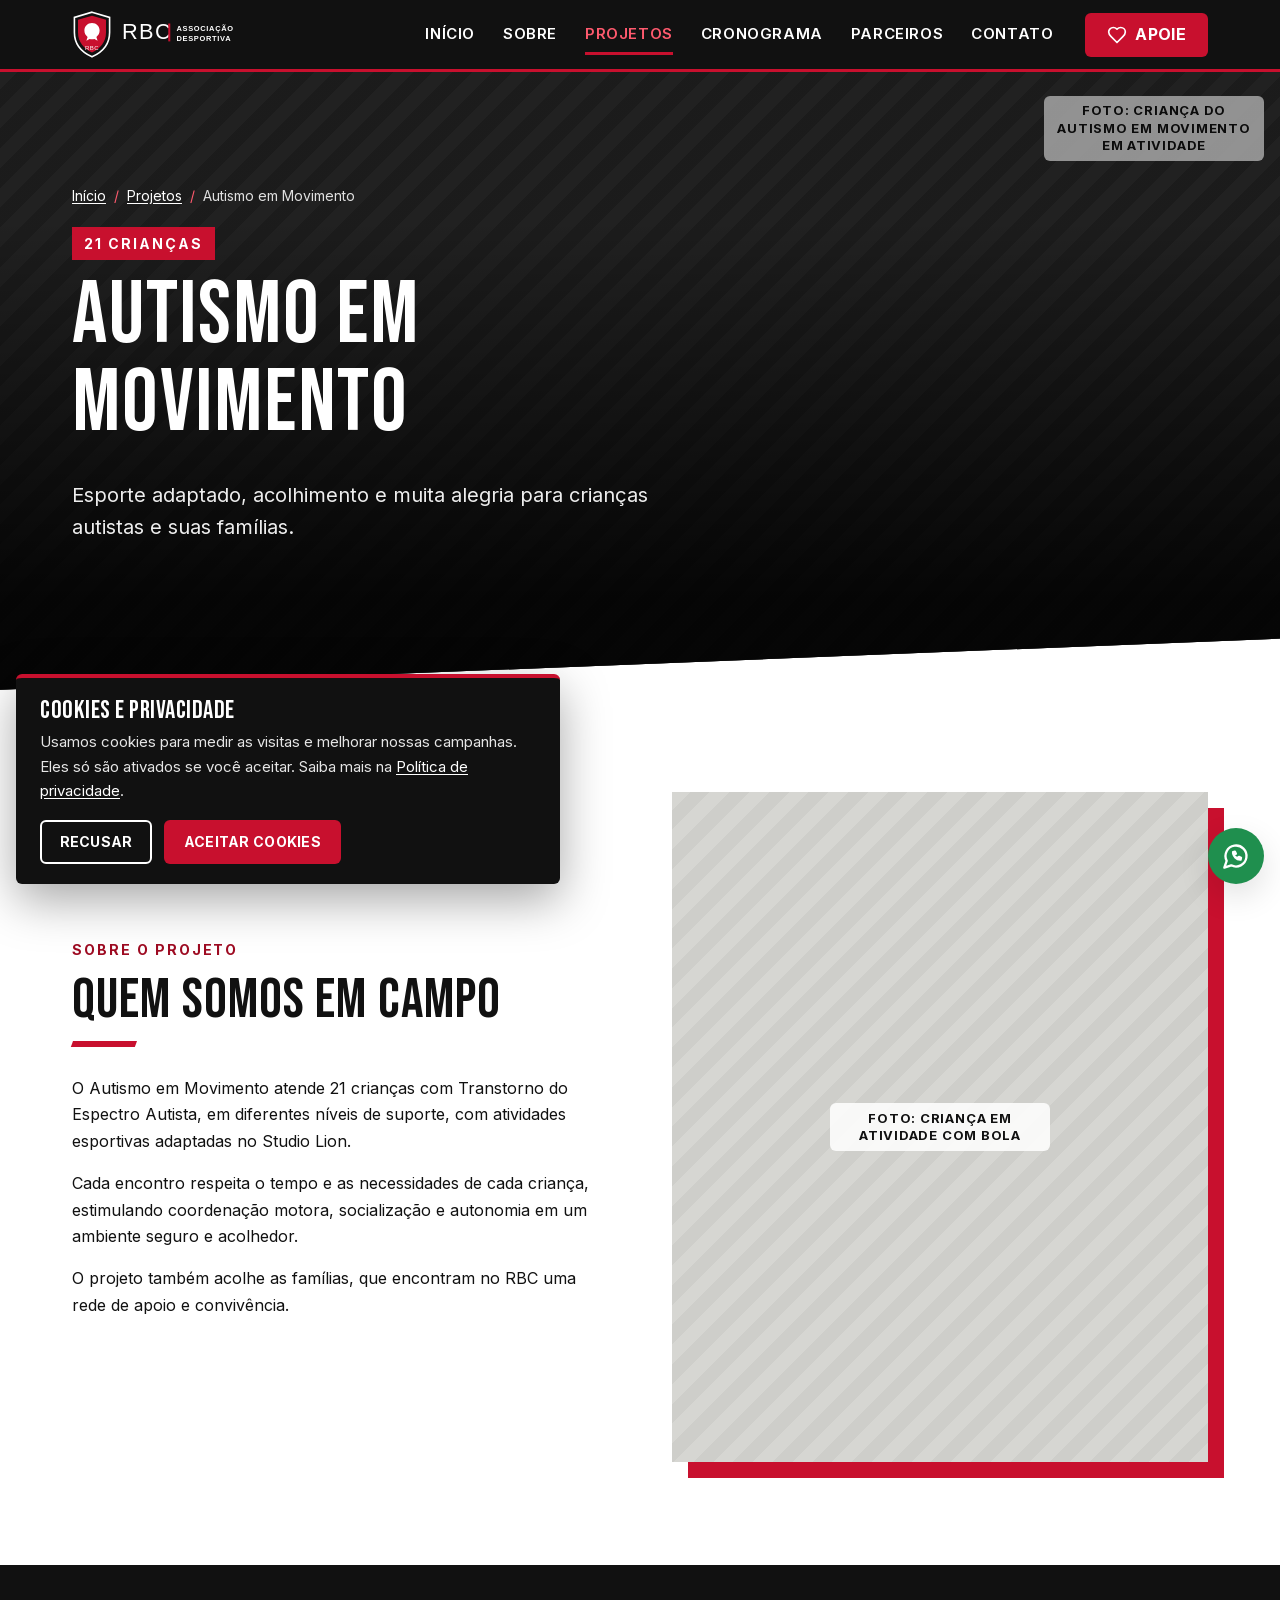
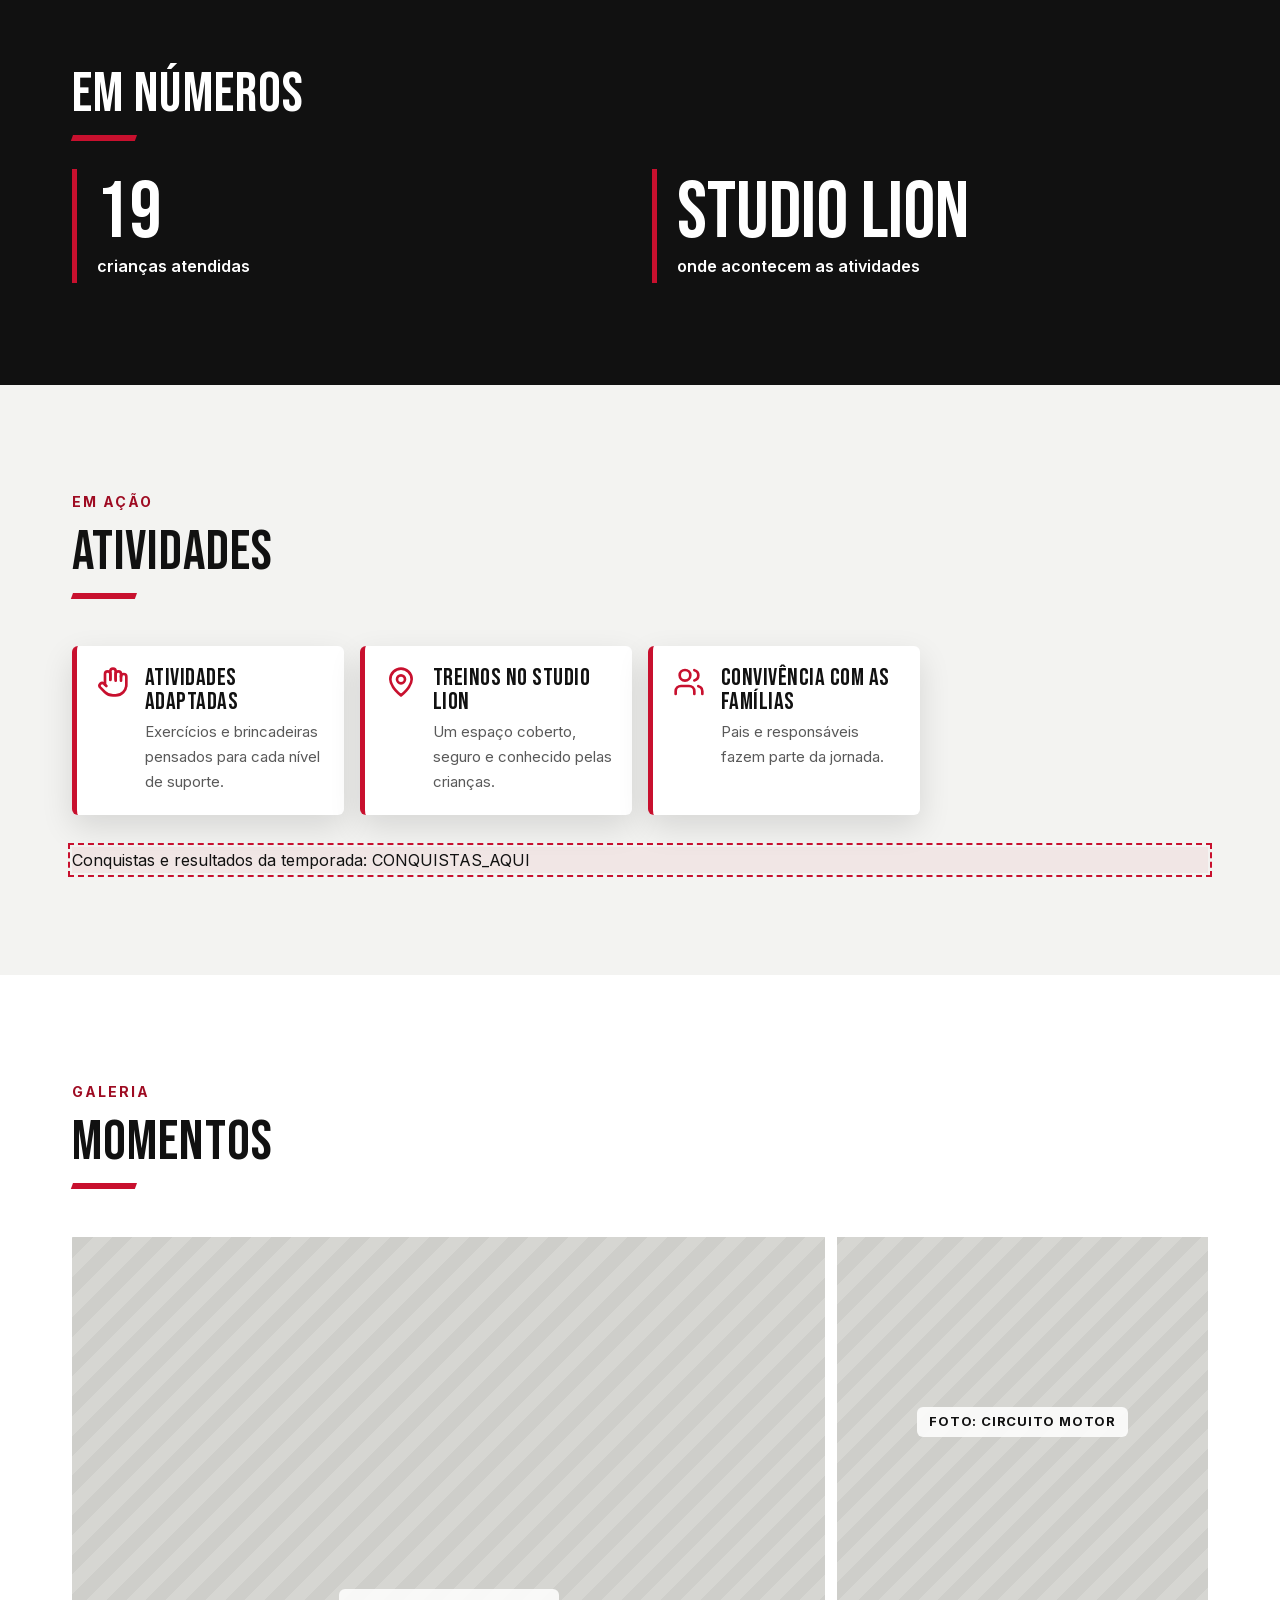
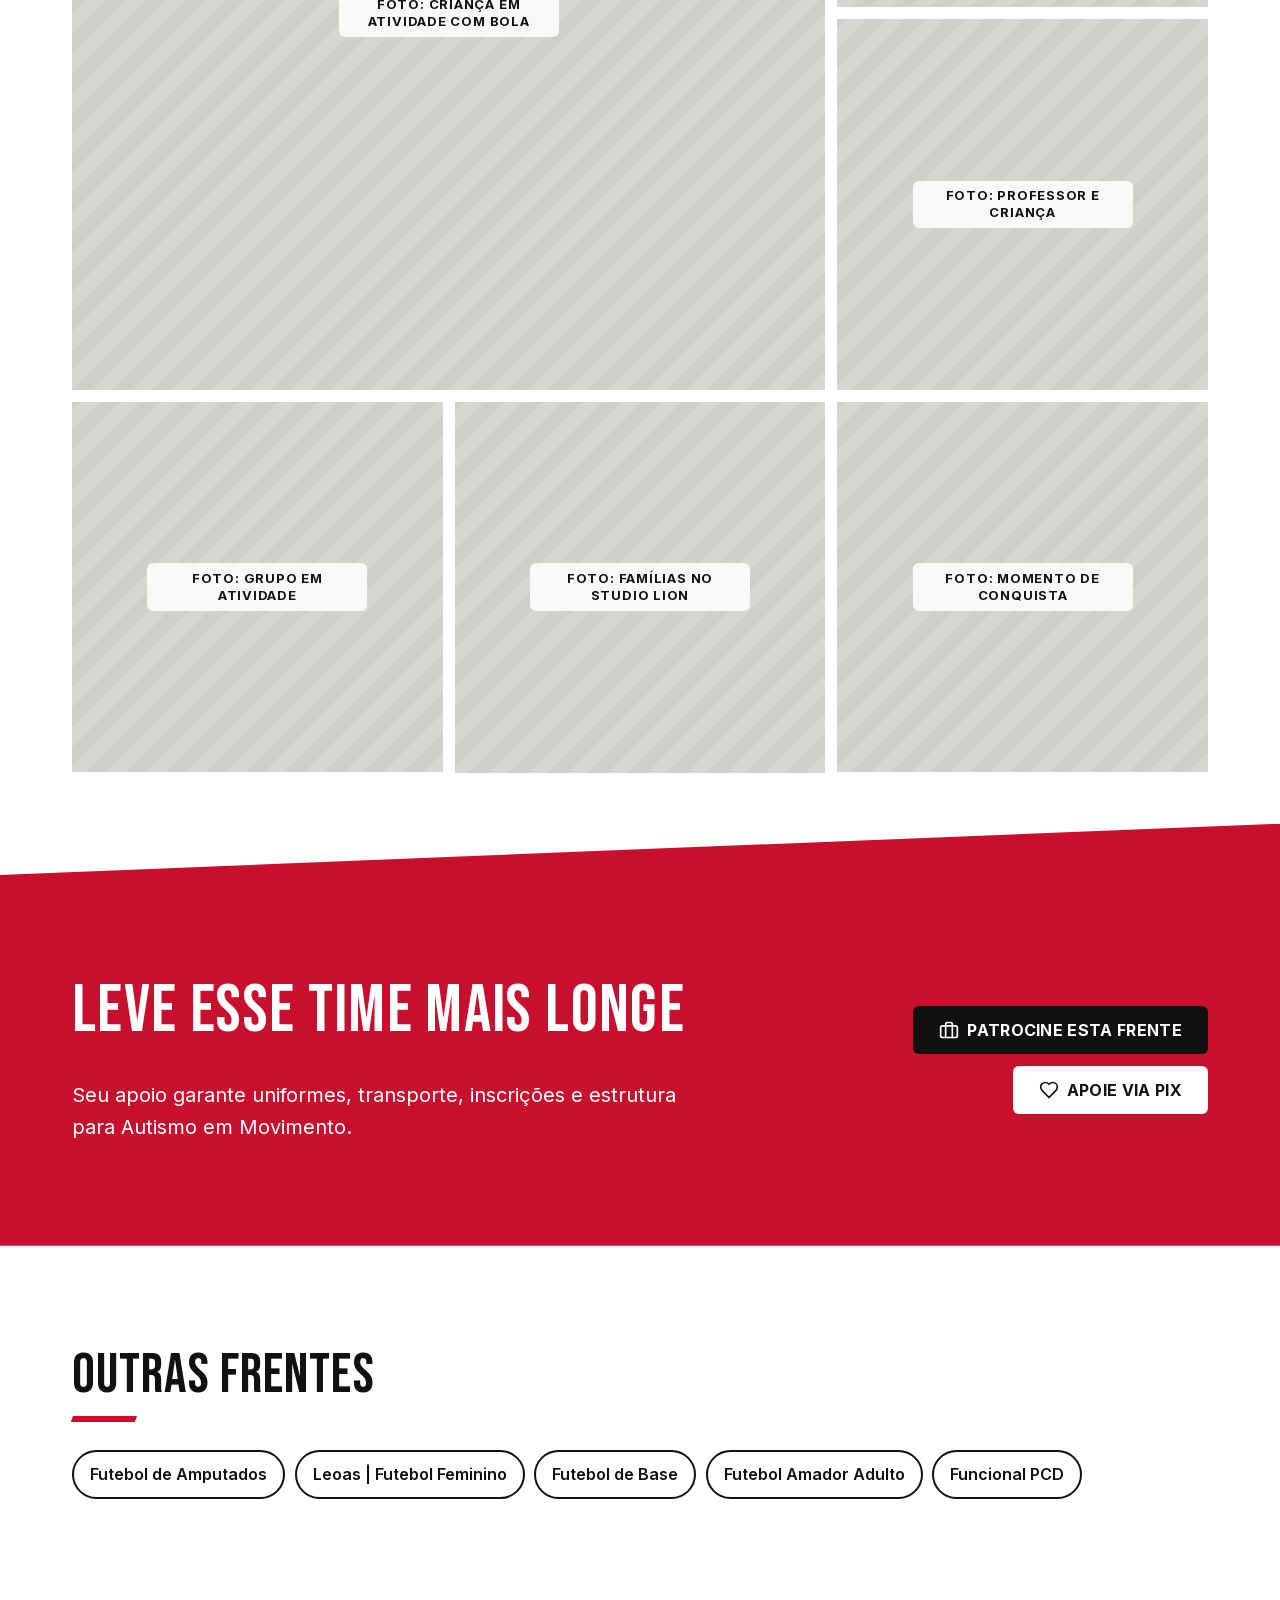
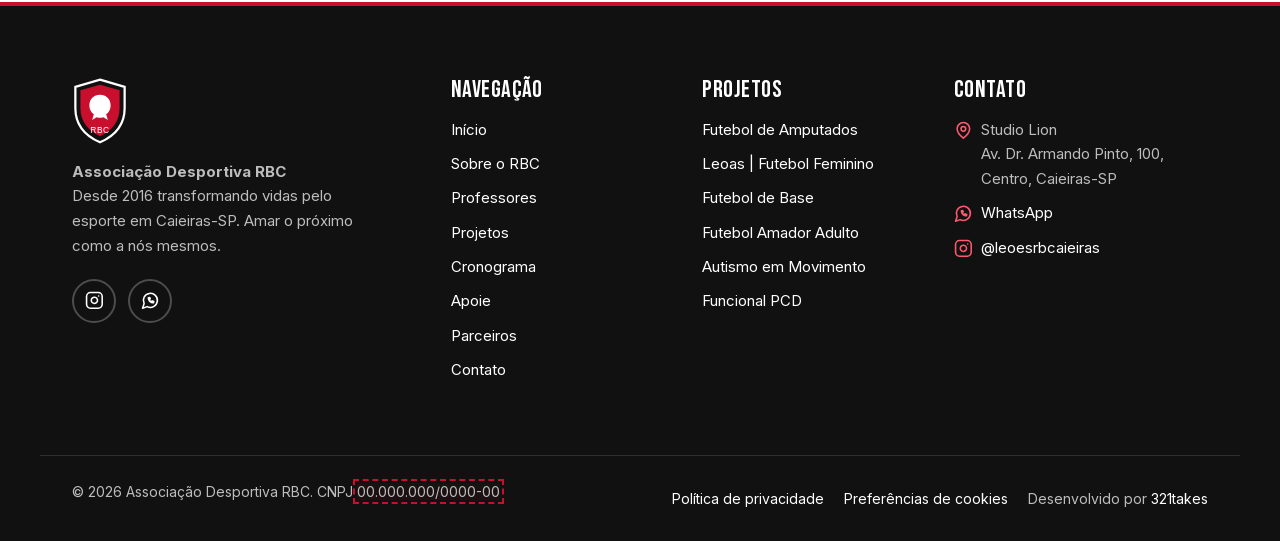
<file: projetos/autismo-em-movimento.html>
<!doctype html>
<html lang="pt-BR">
<head>
<meta charset="utf-8">
<meta name="viewport" content="width=device-width, initial-scale=1">
<title>Autismo em Movimento | Projetos Leões RBC</title>
<meta name="description" content="Esporte adaptado, acolhimento e muita alegria para crianças autistas e suas famílias.">
<meta name="theme-color" content="#111111">
<link rel="canonical" href="https://leoesrbc.org.br/projetos/autismo-em-movimento.html">
<meta property="og:type" content="website">
<meta property="og:locale" content="pt_BR">
<meta property="og:site_name" content="Leões RBC">
<meta property="og:title" content="Autismo em Movimento | Projetos Leões RBC">
<meta property="og:description" content="Esporte adaptado, acolhimento e muita alegria para crianças autistas e suas famílias.">
<meta property="og:url" content="https://leoesrbc.org.br/projetos/autismo-em-movimento.html">
<meta property="og:image" content="https://leoesrbc.org.br/assets/img/og-image.jpg">
<meta property="og:image:width" content="1200">
<meta property="og:image:height" content="630">
<meta property="og:image:alt" content="Leões RBC, Associação Desportiva RBC de Caieiras-SP">
<meta name="twitter:card" content="summary_large_image">
<meta name="twitter:title" content="Autismo em Movimento | Projetos Leões RBC">
<meta name="twitter:description" content="Esporte adaptado, acolhimento e muita alegria para crianças autistas e suas famílias.">
<meta name="twitter:image" content="https://leoesrbc.org.br/assets/img/og-image.jpg">
<link rel="icon" href="../assets/img/logo-escudo.svg" type="image/svg+xml">
<link rel="preload" href="../assets/fonts/bebas-neue-latin.woff2" as="font" type="font/woff2" crossorigin>
<link rel="preload" href="../assets/fonts/inter-latin-var.woff2" as="font" type="font/woff2" crossorigin>
<link rel="stylesheet" href="../assets/css/style.css">
<script src="../assets/js/consent.js" defer></script>
<script src="../assets/js/main.js" defer></script>
</head>
<body>
<a class="skip-link" href="#conteudo">Pular para o conteúdo</a>
<header class="site-header">
  <div class="container header__inner">
    <a class="brand" href="../index.html">
      <img class="brand__escudo" src="../assets/img/logo-escudo.svg" width="100" height="118" alt="">
      <img class="brand__wordmark" src="../assets/img/logo-wordmark.svg" width="200" height="48" alt="Leões RBC, página inicial">
    </a>
    <button class="nav-toggle" type="button" aria-expanded="false" aria-controls="menu-principal">
      <span class="sr-only">Abrir menu</span>
      <svg class="icon icon-menu" viewBox="0 0 24 24" fill="none" stroke="currentColor" stroke-width="2" stroke-linecap="round" stroke-linejoin="round" aria-hidden="true" focusable="false"><path d="M4 6h16"/><path d="M4 12h16"/><path d="M4 18h16"/></svg>
      <svg class="icon icon-close" viewBox="0 0 24 24" fill="none" stroke="currentColor" stroke-width="2" stroke-linecap="round" stroke-linejoin="round" aria-hidden="true" focusable="false"><path d="M18 6 6 18"/><path d="m6 6 12 12"/></svg>
    </button>
    <nav class="site-nav" id="menu-principal" aria-label="Menu principal">
      <ul>
        <li><a href="../index.html">Início</a></li>
        <li><a href="../sobre.html">Sobre</a></li>
        <li><a href="../projetos.html" aria-current="page">Projetos</a></li>
        <li><a href="../cronograma.html">Cronograma</a></li>
        <li><a href="../parceiros.html">Parceiros</a></li>
        <li><a href="../contato.html">Contato</a></li>
      </ul>
      <a class="btn btn--primary" href="../apoie.html" data-track="click_apoie"><svg class="icon" viewBox="0 0 24 24" fill="none" stroke="currentColor" stroke-width="2" stroke-linecap="round" stroke-linejoin="round" aria-hidden="true" focusable="false"><path d="M19 14c1.49-1.46 3-3.21 3-5.5A5.5 5.5 0 0 0 16.5 3c-1.76 0-3 .5-4.5 2-1.5-1.5-2.74-2-4.5-2A5.5 5.5 0 0 0 2 8.5c0 2.3 1.5 4.05 3 5.5l7 7Z"/></svg> Apoie</a>
    </nav>
  </div>
</header>
<main id="conteudo" tabindex="-1">
<!-- TEMPLATE DE PROJETO: todas as páginas em /projetos seguem esta mesma estrutura -->
<section class="hero hero--short" aria-labelledby="projeto-titulo">
  <div class="hero__media">
    <div class="ph ph--dark" role="img" aria-label="Espaço reservado para foto de destaque: Criança do Autismo em Movimento em atividade"><span class="ph__label" aria-hidden="true">FOTO: Criança do Autismo em Movimento em atividade</span></div>
  </div>
  <div class="container hero__content">
    <nav class="breadcrumb" aria-label="Você está em">
      <ol>
        <li><a href="../index.html">Início</a></li>
        <li><a href="../projetos.html">Projetos</a></li>
        <li><span aria-current="page">Autismo em Movimento</span></li>
      </ol>
    </nav>
    <p class="eyebrow">21 crianças</p>
    <h1 id="projeto-titulo">Autismo em Movimento</h1>
    <p class="lead">Esporte adaptado, acolhimento e muita alegria para crianças autistas e suas famílias.</p>
  </div>
</section>

<section class="section" aria-labelledby="sobre-projeto">
  <div class="container split">
    <div>
      <p class="eyebrow">Sobre o projeto</p>
      <h2 id="sobre-projeto" class="bar">Quem somos em campo</h2>
      <p>O Autismo em Movimento atende 21 crianças com Transtorno do Espectro Autista, em diferentes níveis de suporte, com atividades esportivas adaptadas no Studio Lion.</p>
      <p>Cada encontro respeita o tempo e as necessidades de cada criança, estimulando coordenação motora, socialização e autonomia em um ambiente seguro e acolhedor.</p>
      <p>O projeto também acolhe as famílias, que encontram no RBC uma rede de apoio e convivência.</p>
    </div>
    <div class="split__media">
      <div class="ph ph--portrait" role="img" aria-label="Espaço reservado para foto: Criança em atividade com bola"><span class="ph__label" aria-hidden="true">FOTO: Criança em atividade com bola</span></div>
    </div>
  </div>
</section>

<section class="section section--dark on-dark" aria-labelledby="numeros-projeto">
  <div class="container">
    <h2 id="numeros-projeto" class="bar">Em números</h2>
    <ul class="stats">
        <li class="stat"><span class="stat__num" data-count="21" data-suffix="" aria-hidden="true">21</span><span class="sr-only">21 </span><span class="stat__label">crianças atendidas</span></li>
        <li class="stat"><span class="stat__num">Studio Lion</span> <span class="stat__label">onde acontecem as atividades</span></li>
    </ul>
  </div>
</section>

<section class="section section--gray" aria-labelledby="lista-projeto">
  <div class="container">
    <div class="section-head">
      <p class="eyebrow">Em ação</p>
      <h2 id="lista-projeto" class="bar">Atividades</h2>
    </div>
    <ul class="items">
        <li class="item"><svg class="icon" viewBox="0 0 24 24" fill="none" stroke="currentColor" stroke-width="2" stroke-linecap="round" stroke-linejoin="round" aria-hidden="true" focusable="false"><path d="M18 11V6a2 2 0 0 0-4 0v5"/><path d="M14 10V4a2 2 0 0 0-4 0v6"/><path d="M10 10.5V6a2 2 0 0 0-4 0v8"/><path d="M18 8a2 2 0 1 1 4 0v6a8 8 0 0 1-8 8h-2c-2.8 0-4.5-.86-5.99-2.34l-3.6-3.6a2 2 0 0 1 2.83-2.82L7 15"/></svg><div><h3>Atividades adaptadas</h3><p>Exercícios e brincadeiras pensados para cada nível de suporte.</p></div></li>
        <li class="item"><svg class="icon" viewBox="0 0 24 24" fill="none" stroke="currentColor" stroke-width="2" stroke-linecap="round" stroke-linejoin="round" aria-hidden="true" focusable="false"><path d="M20 10c0 6-8 12-8 12s-8-6-8-12a8 8 0 0 1 16 0Z"/><circle cx="12" cy="10" r="3"/></svg><div><h3>Treinos no Studio Lion</h3><p>Um espaço coberto, seguro e conhecido pelas crianças.</p></div></li>
        <li class="item"><svg class="icon" viewBox="0 0 24 24" fill="none" stroke="currentColor" stroke-width="2" stroke-linecap="round" stroke-linejoin="round" aria-hidden="true" focusable="false"><path d="M16 21v-2a4 4 0 0 0-4-4H6a4 4 0 0 0-4 4v2"/><circle cx="9" cy="7" r="4"/><path d="M22 21v-2a4 4 0 0 0-3-3.87"/><path d="M16 3.13a4 4 0 0 1 0 7.75"/></svg><div><h3>Convivência com as famílias</h3><p>Pais e responsáveis fazem parte da jornada.</p></div></li>
    </ul>
    <!-- CONQUISTAS: listar aqui títulos e resultados da temporada quando o RBC enviar -->
    <p class="section-foot todo">Conquistas e resultados da temporada: CONQUISTAS_AQUI</p>
  </div>
</section>

<section class="section" aria-labelledby="galeria-projeto">
  <div class="container">
    <div class="section-head">
      <p class="eyebrow">Galeria</p>
      <h2 id="galeria-projeto" class="bar">Momentos</h2>
    </div>
    <ul class="gallery">
        <li><div class="ph ph--square" role="img" aria-label="Espaço reservado para foto: Criança em atividade com bola"><span class="ph__label" aria-hidden="true">FOTO: Criança em atividade com bola</span></div></li>
        <li><div class="ph ph--square" role="img" aria-label="Espaço reservado para foto: Circuito motor"><span class="ph__label" aria-hidden="true">FOTO: Circuito motor</span></div></li>
        <li><div class="ph ph--square" role="img" aria-label="Espaço reservado para foto: Professor e criança"><span class="ph__label" aria-hidden="true">FOTO: Professor e criança</span></div></li>
        <li><div class="ph ph--square" role="img" aria-label="Espaço reservado para foto: Grupo em atividade"><span class="ph__label" aria-hidden="true">FOTO: Grupo em atividade</span></div></li>
        <li><div class="ph ph--square" role="img" aria-label="Espaço reservado para foto: Famílias no Studio Lion"><span class="ph__label" aria-hidden="true">FOTO: Famílias no Studio Lion</span></div></li>
        <li><div class="ph ph--square" role="img" aria-label="Espaço reservado para foto: Momento de conquista"><span class="ph__label" aria-hidden="true">FOTO: Momento de conquista</span></div></li>
    </ul>
  </div>
</section>

<section class="section section--red section--cut-top" aria-labelledby="cta-projeto">
  <div class="container cta">
    <div>
      <h2 id="cta-projeto">Leve esse time mais longe</h2>
      <p class="lead">Seu apoio garante uniformes, transporte, inscrições e estrutura para Autismo em Movimento.</p>
    </div>
    <div class="btn-row">
      <a class="btn btn--dark" href="../parceiros.html#seja-parceiro"><svg class="icon" viewBox="0 0 24 24" fill="none" stroke="currentColor" stroke-width="2" stroke-linecap="round" stroke-linejoin="round" aria-hidden="true" focusable="false"><rect width="20" height="14" x="2" y="7" rx="2"/><path d="M16 21V5a2 2 0 0 0-2-2h-4a2 2 0 0 0-2 2v16"/></svg> Patrocine esta frente</a>
      <a class="btn btn--light" href="../apoie.html#pix" data-track="click_apoie"><svg class="icon" viewBox="0 0 24 24" fill="none" stroke="currentColor" stroke-width="2" stroke-linecap="round" stroke-linejoin="round" aria-hidden="true" focusable="false"><path d="M19 14c1.49-1.46 3-3.21 3-5.5A5.5 5.5 0 0 0 16.5 3c-1.76 0-3 .5-4.5 2-1.5-1.5-2.74-2-4.5-2A5.5 5.5 0 0 0 2 8.5c0 2.3 1.5 4.05 3 5.5l7 7Z"/></svg> Apoie via PIX</a>
    </div>
  </div>
</section>

<section class="section" aria-labelledby="outras-frentes">
  <div class="container">
    <h2 id="outras-frentes" class="bar">Outras frentes</h2>
    <ul class="chips">
        <li><a href="../projetos/amputados.html">Futebol de Amputados</a></li>
        <li><a href="../projetos/leoas.html">Leoas | Futebol Feminino</a></li>
        <li><a href="../projetos/base.html">Futebol de Base</a></li>
        <li><a href="../projetos/amador.html">Futebol Amador Adulto</a></li>
        <li><a href="../projetos/funcional-pcd.html">Funcional PCD</a></li>
    </ul>
  </div>
</section>
</main>
<footer class="site-footer on-dark">
  <div class="container footer__grid">
    <div class="footer__brand">
      <img src="../assets/img/logo-escudo.svg" width="100" height="118" alt="Escudo Leões RBC" loading="lazy">
      <p><strong>Associação Desportiva RBC</strong><br>Desde 2016 transformando vidas pelo esporte em Caieiras-SP. Amar o próximo como a nós mesmos.</p>
      <div class="social">
        <a href="https://www.instagram.com/leoesrbcaieiras/" target="_blank" rel="noopener" data-track="click_instagram"><svg class="icon" viewBox="0 0 24 24" fill="none" stroke="currentColor" stroke-width="2" stroke-linecap="round" stroke-linejoin="round" aria-hidden="true" focusable="false"><rect width="20" height="20" x="2" y="2" rx="5"/><path d="M16 11.37A4 4 0 1 1 12.63 8 4 4 0 0 1 16 11.37z"/><path d="M17.5 6.5h.01"/></svg><span class="sr-only">Instagram @leoesrbcaieiras (abre em nova aba)</span></a>
        <a href="https://wa.me/NUMERO_WHATSAPP?text=Ol%C3%A1%21%20Vim%20pelo%20site%20do%20Le%C3%B5es%20RBC." target="_blank" rel="noopener" data-track="click_whatsapp"><svg class="icon" viewBox="0 0 24 24" fill="none" stroke="currentColor" stroke-width="2" stroke-linecap="round" stroke-linejoin="round" aria-hidden="true" focusable="false"><path d="M7.9 20A9 9 0 1 0 4 16.1L2 22Z"/><path d="M9.5 9.5c.3 1.9 2.1 3.8 4 4.2l1-1 1.8.8-.4 1.6c-3.4.2-6.6-3-6.4-6.4l1.6-.4.8 1.8Z"/></svg><span class="sr-only">WhatsApp (abre em nova aba)</span></a>
      </div>
    </div>
    <nav aria-label="Navegação do rodapé">
      <h2 class="footer__title">Navegação</h2>
      <ul class="footer__list">
        <li><a href="../index.html">Início</a></li>
        <li><a href="../sobre.html">Sobre o RBC</a></li>
        <li><a href="../sobre.html#professores">Professores</a></li>
        <li><a href="../projetos.html">Projetos</a></li>
        <li><a href="../cronograma.html">Cronograma</a></li>
        <li><a href="../apoie.html" data-track="click_apoie">Apoie</a></li>
        <li><a href="../parceiros.html">Parceiros</a></li>
        <li><a href="../contato.html">Contato</a></li>
      </ul>
    </nav>
    <nav aria-label="Projetos">
      <h2 class="footer__title">Projetos</h2>
      <ul class="footer__list">
          <li><a href="../projetos/amputados.html">Futebol de Amputados</a></li>
          <li><a href="../projetos/leoas.html">Leoas | Futebol Feminino</a></li>
          <li><a href="../projetos/base.html">Futebol de Base</a></li>
          <li><a href="../projetos/amador.html">Futebol Amador Adulto</a></li>
          <li><a href="../projetos/autismo-em-movimento.html">Autismo em Movimento</a></li>
          <li><a href="../projetos/funcional-pcd.html">Funcional PCD</a></li>
      </ul>
    </nav>
    <div>
      <h2 class="footer__title">Contato</h2>
      <ul class="footer__list">
        <li><svg class="icon" viewBox="0 0 24 24" fill="none" stroke="currentColor" stroke-width="2" stroke-linecap="round" stroke-linejoin="round" aria-hidden="true" focusable="false"><path d="M20 10c0 6-8 12-8 12s-8-6-8-12a8 8 0 0 1 16 0Z"/><circle cx="12" cy="10" r="3"/></svg><span>Studio Lion<br>Av. Dr. Armando Pinto, 100, Centro, Caieiras-SP</span></li>
        <li><svg class="icon" viewBox="0 0 24 24" fill="none" stroke="currentColor" stroke-width="2" stroke-linecap="round" stroke-linejoin="round" aria-hidden="true" focusable="false"><path d="M7.9 20A9 9 0 1 0 4 16.1L2 22Z"/><path d="M9.5 9.5c.3 1.9 2.1 3.8 4 4.2l1-1 1.8.8-.4 1.6c-3.4.2-6.6-3-6.4-6.4l1.6-.4.8 1.8Z"/></svg><a href="https://wa.me/NUMERO_WHATSAPP?text=Ol%C3%A1%21%20Vim%20pelo%20site%20do%20Le%C3%B5es%20RBC." target="_blank" rel="noopener" data-track="click_whatsapp">WhatsApp<span class="sr-only"> (abre em nova aba)</span></a></li>
        <li><svg class="icon" viewBox="0 0 24 24" fill="none" stroke="currentColor" stroke-width="2" stroke-linecap="round" stroke-linejoin="round" aria-hidden="true" focusable="false"><rect width="20" height="20" x="2" y="2" rx="5"/><path d="M16 11.37A4 4 0 1 1 12.63 8 4 4 0 0 1 16 11.37z"/><path d="M17.5 6.5h.01"/></svg><a href="https://www.instagram.com/leoesrbcaieiras/" target="_blank" rel="noopener" data-track="click_instagram">@leoesrbcaieiras<span class="sr-only"> (abre em nova aba)</span></a></li>
      </ul>
    </div>
  </div>
  <div class="container footer__bottom">
    <p class="footer__copy">© <span data-year>2026</span> Associação Desportiva RBC. CNPJ <span class="todo">00.000.000/0000-00</span></p>
    <ul class="footer__legal" role="list">
      <li><a href="../privacidade.html">Política de privacidade</a></li>
      <li><button type="button" data-consent-open>Preferências de cookies</button></li>
      <li>Desenvolvido por <a href="https://321takes.com" target="_blank" rel="noopener">321takes<span class="sr-only"> (abre em nova aba)</span></a></li>
    </ul>
  </div>
</footer>
<a class="whatsapp-float" href="https://wa.me/NUMERO_WHATSAPP?text=Ol%C3%A1%21%20Vim%20pelo%20site%20do%20Le%C3%B5es%20RBC." target="_blank" rel="noopener" data-track="click_whatsapp"><svg class="icon" viewBox="0 0 24 24" fill="none" stroke="currentColor" stroke-width="2" stroke-linecap="round" stroke-linejoin="round" aria-hidden="true" focusable="false"><path d="M7.9 20A9 9 0 1 0 4 16.1L2 22Z"/><path d="M9.5 9.5c.3 1.9 2.1 3.8 4 4.2l1-1 1.8.8-.4 1.6c-3.4.2-6.6-3-6.4-6.4l1.6-.4.8 1.8Z"/></svg><span class="sr-only">Fale com o RBC pelo WhatsApp (abre em nova aba)</span></a>

</body>
</html>
</file>
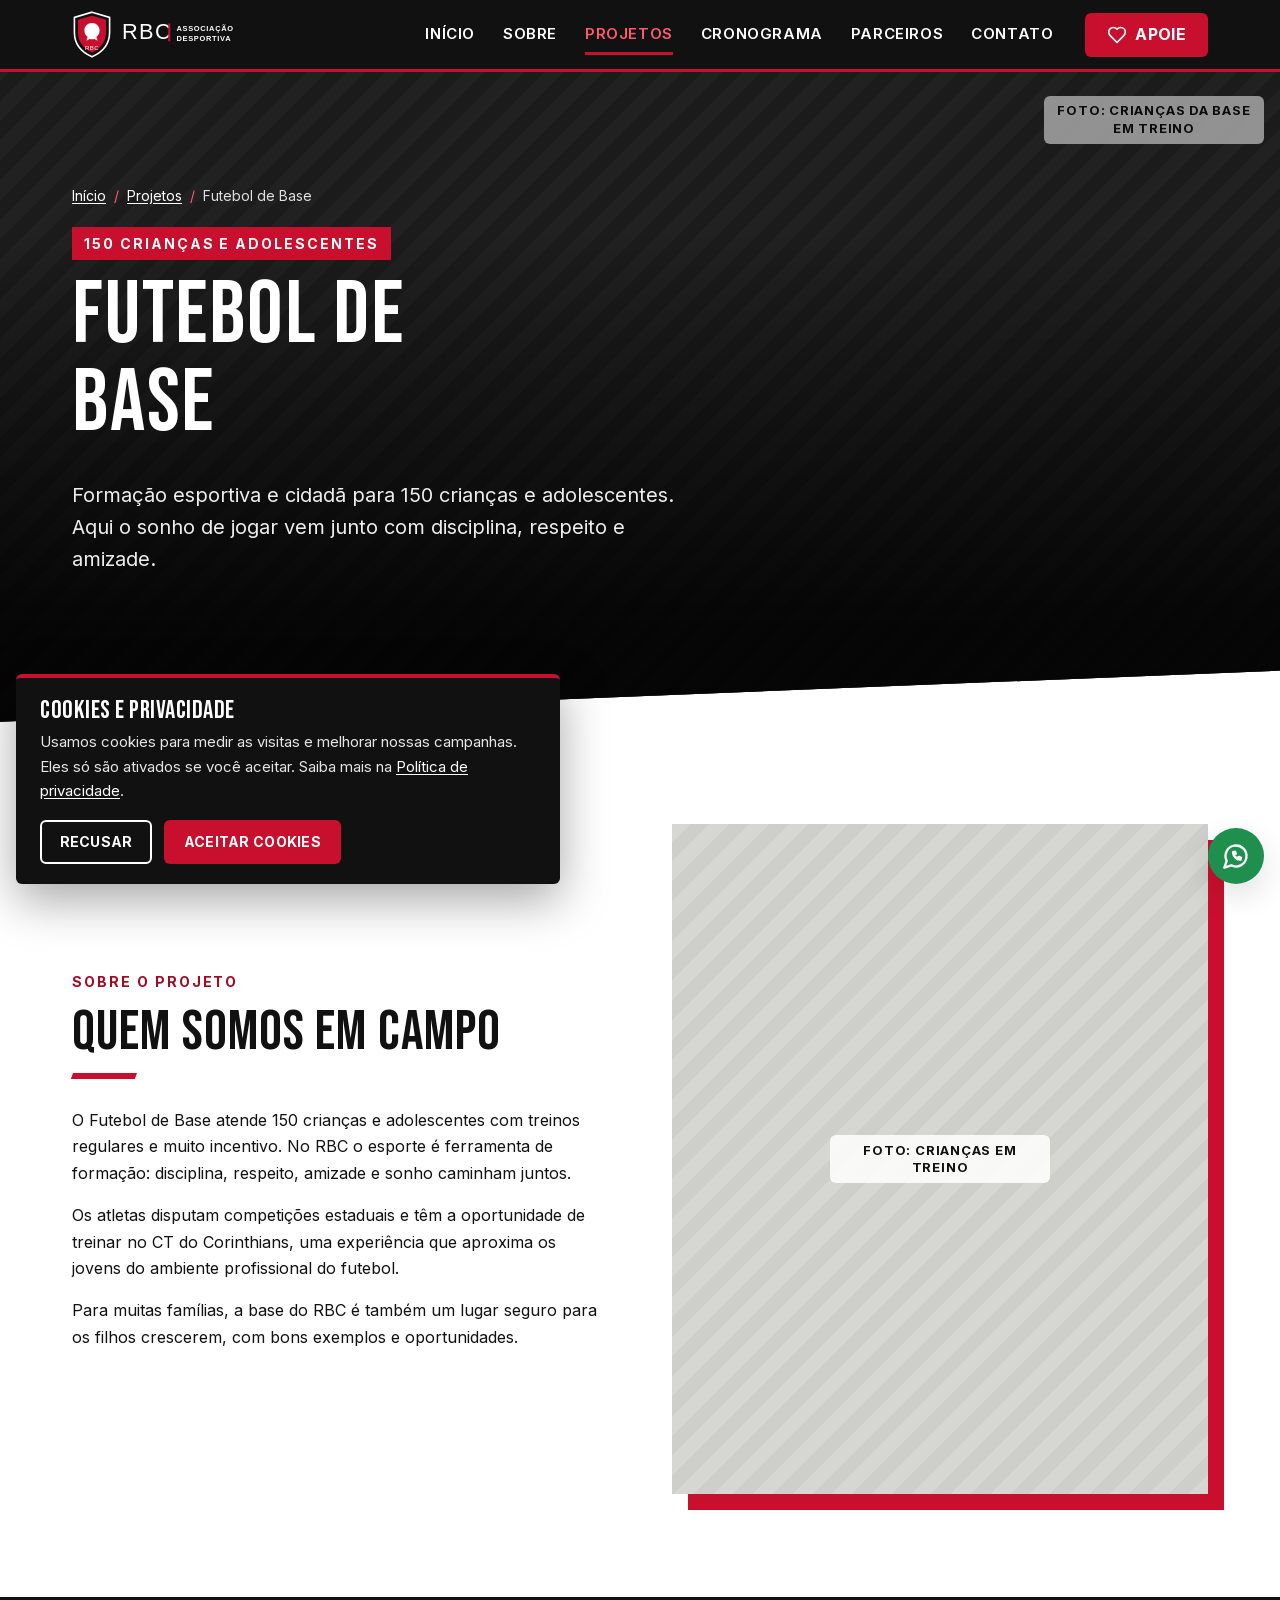
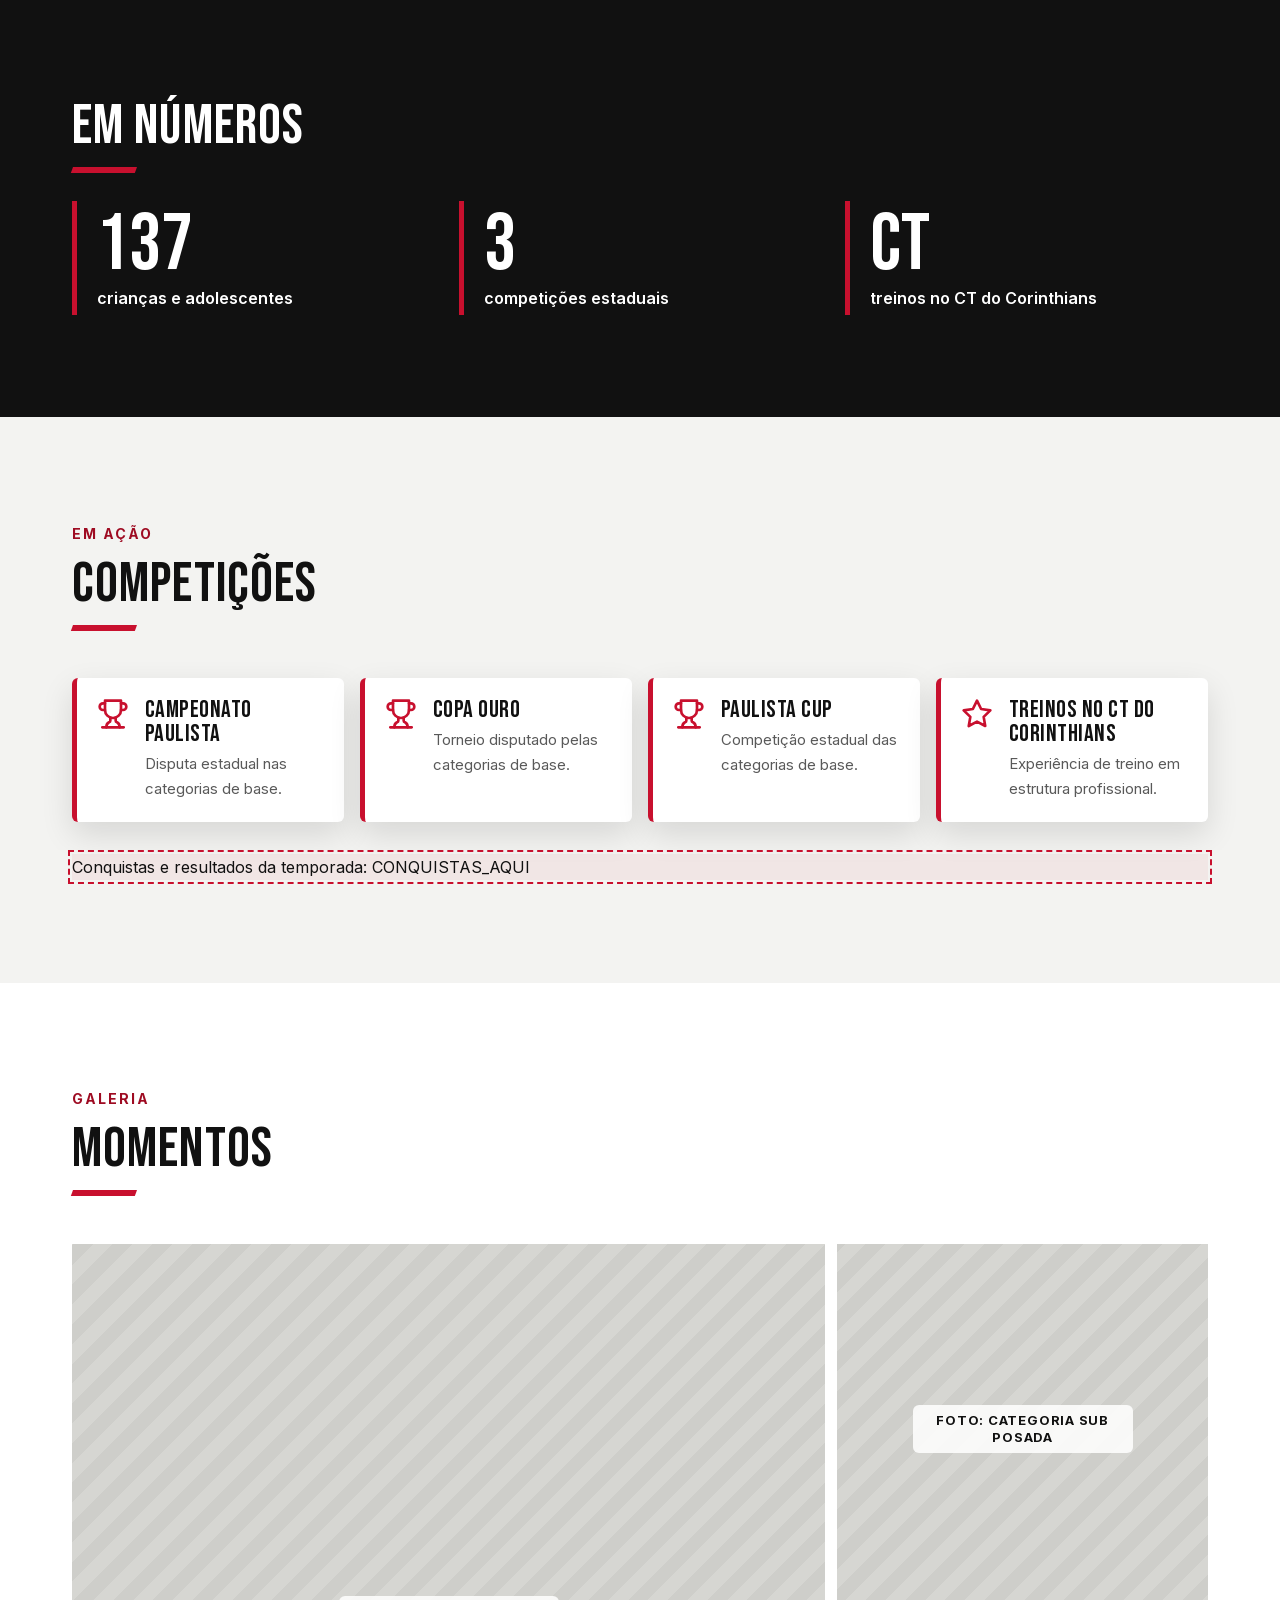
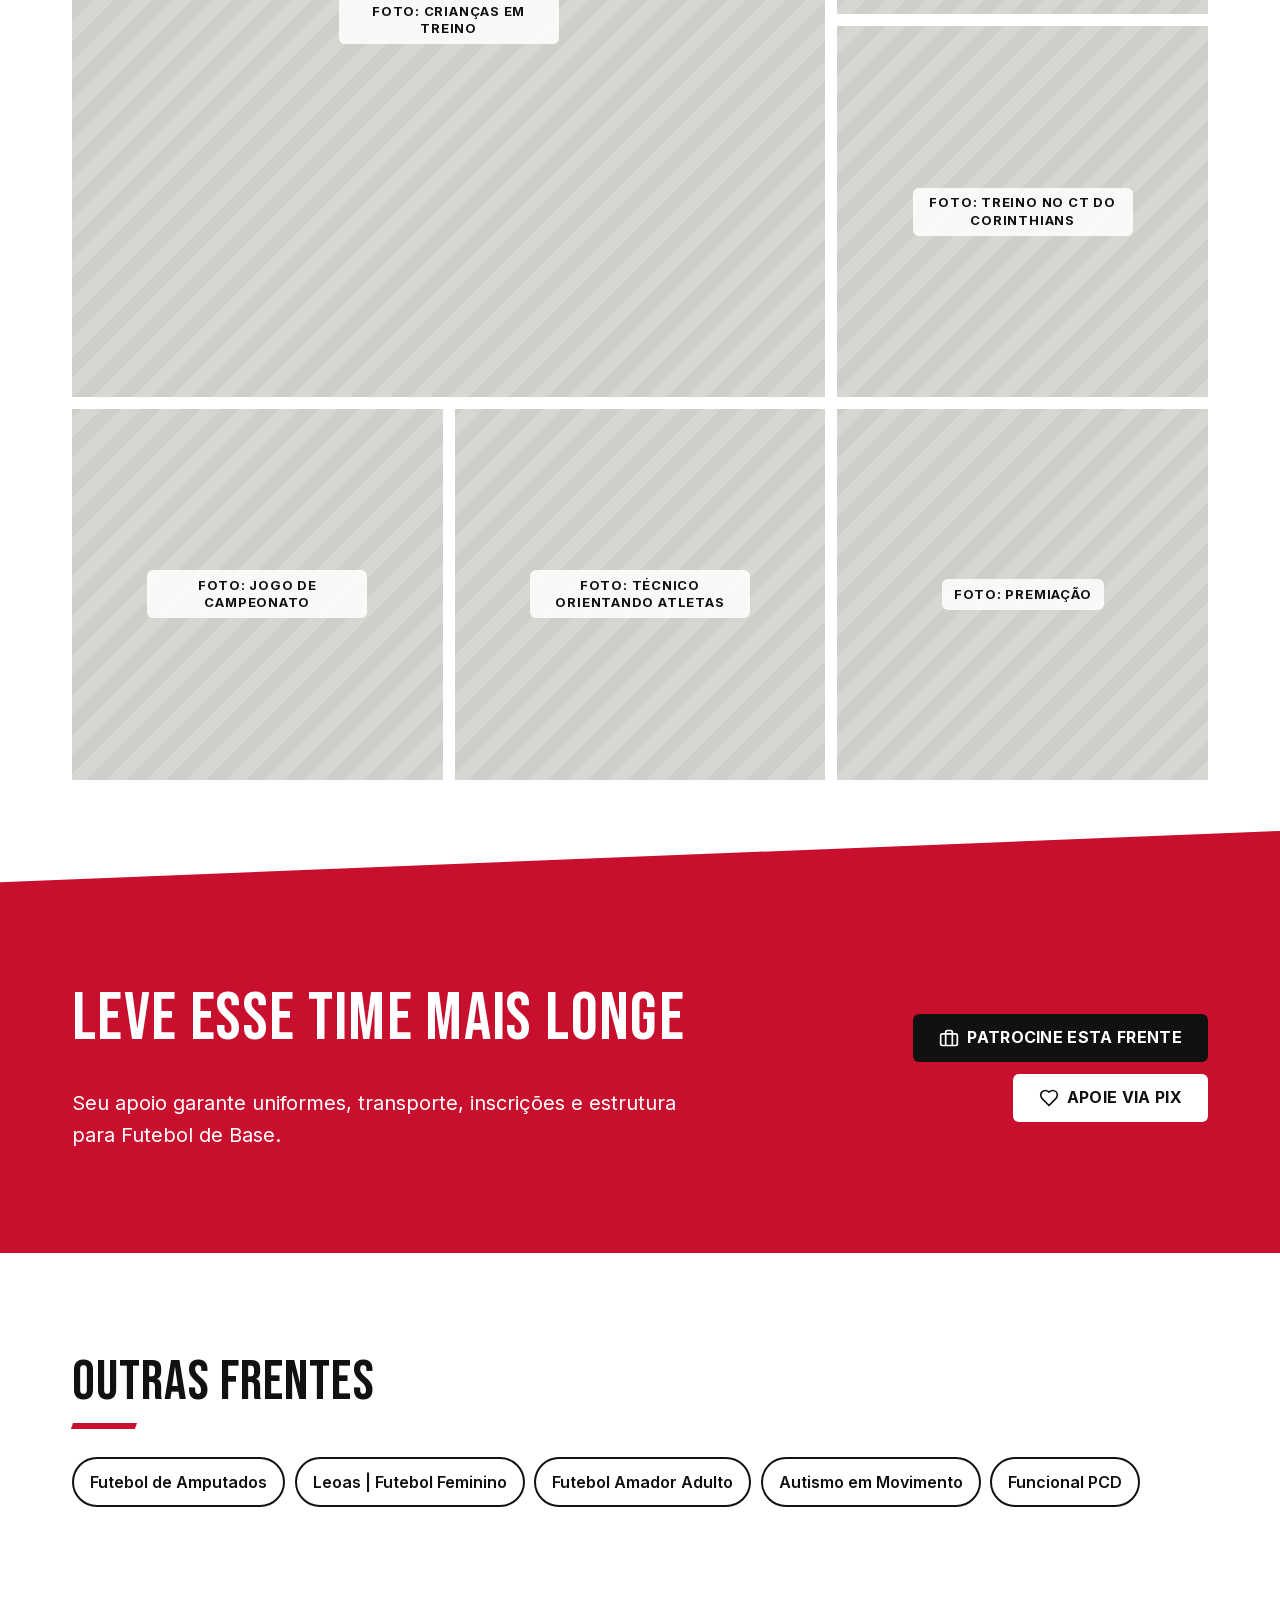
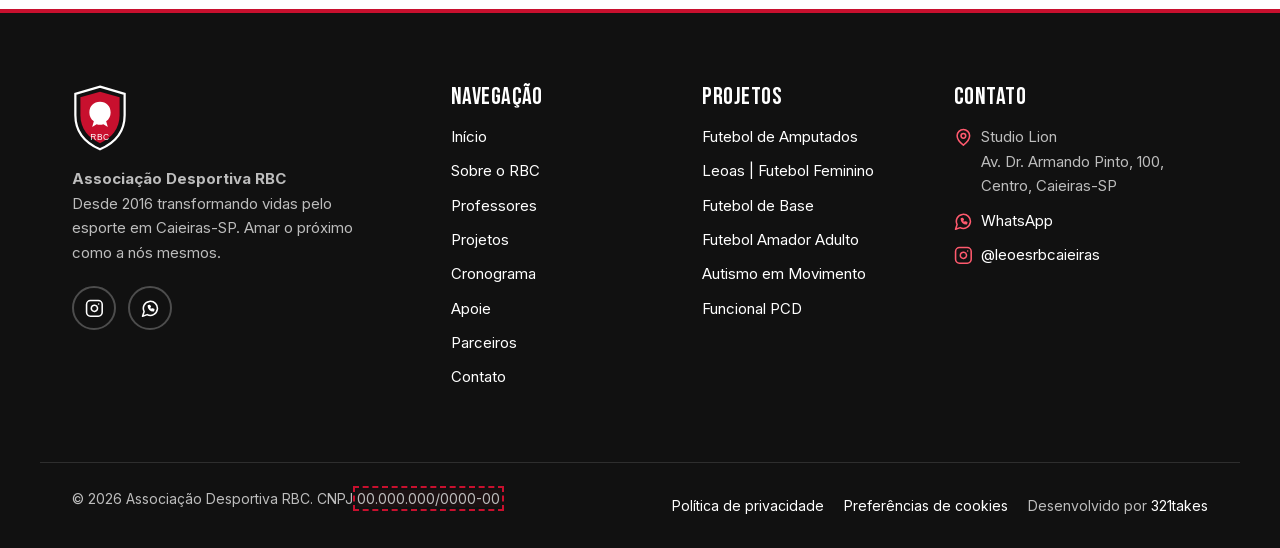
<file: projetos/base.html>
<!doctype html>
<html lang="pt-BR">
<head>
<meta charset="utf-8">
<meta name="viewport" content="width=device-width, initial-scale=1">
<title>Futebol de Base | Projetos Leões RBC</title>
<meta name="description" content="Formação esportiva e cidadã para 150 crianças e adolescentes. Aqui o sonho de jogar vem junto com disciplina, respeito e amizade.">
<meta name="theme-color" content="#111111">
<link rel="canonical" href="https://leoesrbc.org.br/projetos/base.html">
<meta property="og:type" content="website">
<meta property="og:locale" content="pt_BR">
<meta property="og:site_name" content="Leões RBC">
<meta property="og:title" content="Futebol de Base | Projetos Leões RBC">
<meta property="og:description" content="Formação esportiva e cidadã para 150 crianças e adolescentes. Aqui o sonho de jogar vem junto com disciplina, respeito e amizade.">
<meta property="og:url" content="https://leoesrbc.org.br/projetos/base.html">
<meta property="og:image" content="https://leoesrbc.org.br/assets/img/og-image.jpg">
<meta property="og:image:width" content="1200">
<meta property="og:image:height" content="630">
<meta property="og:image:alt" content="Leões RBC, Associação Desportiva RBC de Caieiras-SP">
<meta name="twitter:card" content="summary_large_image">
<meta name="twitter:title" content="Futebol de Base | Projetos Leões RBC">
<meta name="twitter:description" content="Formação esportiva e cidadã para 150 crianças e adolescentes. Aqui o sonho de jogar vem junto com disciplina, respeito e amizade.">
<meta name="twitter:image" content="https://leoesrbc.org.br/assets/img/og-image.jpg">
<link rel="icon" href="../assets/img/logo-escudo.svg" type="image/svg+xml">
<link rel="preload" href="../assets/fonts/bebas-neue-latin.woff2" as="font" type="font/woff2" crossorigin>
<link rel="preload" href="../assets/fonts/inter-latin-var.woff2" as="font" type="font/woff2" crossorigin>
<link rel="stylesheet" href="../assets/css/style.css">
<script src="../assets/js/consent.js" defer></script>
<script src="../assets/js/main.js" defer></script>
</head>
<body>
<a class="skip-link" href="#conteudo">Pular para o conteúdo</a>
<header class="site-header">
  <div class="container header__inner">
    <a class="brand" href="../index.html">
      <img class="brand__escudo" src="../assets/img/logo-escudo.svg" width="100" height="118" alt="">
      <img class="brand__wordmark" src="../assets/img/logo-wordmark.svg" width="200" height="48" alt="Leões RBC, página inicial">
    </a>
    <button class="nav-toggle" type="button" aria-expanded="false" aria-controls="menu-principal">
      <span class="sr-only">Abrir menu</span>
      <svg class="icon icon-menu" viewBox="0 0 24 24" fill="none" stroke="currentColor" stroke-width="2" stroke-linecap="round" stroke-linejoin="round" aria-hidden="true" focusable="false"><path d="M4 6h16"/><path d="M4 12h16"/><path d="M4 18h16"/></svg>
      <svg class="icon icon-close" viewBox="0 0 24 24" fill="none" stroke="currentColor" stroke-width="2" stroke-linecap="round" stroke-linejoin="round" aria-hidden="true" focusable="false"><path d="M18 6 6 18"/><path d="m6 6 12 12"/></svg>
    </button>
    <nav class="site-nav" id="menu-principal" aria-label="Menu principal">
      <ul>
        <li><a href="../index.html">Início</a></li>
        <li><a href="../sobre.html">Sobre</a></li>
        <li><a href="../projetos.html" aria-current="page">Projetos</a></li>
        <li><a href="../cronograma.html">Cronograma</a></li>
        <li><a href="../parceiros.html">Parceiros</a></li>
        <li><a href="../contato.html">Contato</a></li>
      </ul>
      <a class="btn btn--primary" href="../apoie.html" data-track="click_apoie"><svg class="icon" viewBox="0 0 24 24" fill="none" stroke="currentColor" stroke-width="2" stroke-linecap="round" stroke-linejoin="round" aria-hidden="true" focusable="false"><path d="M19 14c1.49-1.46 3-3.21 3-5.5A5.5 5.5 0 0 0 16.5 3c-1.76 0-3 .5-4.5 2-1.5-1.5-2.74-2-4.5-2A5.5 5.5 0 0 0 2 8.5c0 2.3 1.5 4.05 3 5.5l7 7Z"/></svg> Apoie</a>
    </nav>
  </div>
</header>
<main id="conteudo" tabindex="-1">
<!-- TEMPLATE DE PROJETO: todas as páginas em /projetos seguem esta mesma estrutura -->
<section class="hero hero--short" aria-labelledby="projeto-titulo">
  <div class="hero__media">
    <div class="ph ph--dark" role="img" aria-label="Espaço reservado para foto de destaque: Crianças da base em treino"><span class="ph__label" aria-hidden="true">FOTO: Crianças da base em treino</span></div>
  </div>
  <div class="container hero__content">
    <nav class="breadcrumb" aria-label="Você está em">
      <ol>
        <li><a href="../index.html">Início</a></li>
        <li><a href="../projetos.html">Projetos</a></li>
        <li><span aria-current="page">Futebol de Base</span></li>
      </ol>
    </nav>
    <p class="eyebrow">150 crianças e adolescentes</p>
    <h1 id="projeto-titulo">Futebol de Base</h1>
    <p class="lead">Formação esportiva e cidadã para 150 crianças e adolescentes. Aqui o sonho de jogar vem junto com disciplina, respeito e amizade.</p>
  </div>
</section>

<section class="section" aria-labelledby="sobre-projeto">
  <div class="container split">
    <div>
      <p class="eyebrow">Sobre o projeto</p>
      <h2 id="sobre-projeto" class="bar">Quem somos em campo</h2>
      <p>O Futebol de Base atende 150 crianças e adolescentes com treinos regulares e muito incentivo. No RBC o esporte é ferramenta de formação: disciplina, respeito, amizade e sonho caminham juntos.</p>
      <p>Os atletas disputam competições estaduais e têm a oportunidade de treinar no CT do Corinthians, uma experiência que aproxima os jovens do ambiente profissional do futebol.</p>
      <p>Para muitas famílias, a base do RBC é também um lugar seguro para os filhos crescerem, com bons exemplos e oportunidades.</p>
    </div>
    <div class="split__media">
      <div class="ph ph--portrait" role="img" aria-label="Espaço reservado para foto: Crianças em treino"><span class="ph__label" aria-hidden="true">FOTO: Crianças em treino</span></div>
    </div>
  </div>
</section>

<section class="section section--dark on-dark" aria-labelledby="numeros-projeto">
  <div class="container">
    <h2 id="numeros-projeto" class="bar">Em números</h2>
    <ul class="stats">
        <li class="stat"><span class="stat__num" data-count="150" data-suffix="" aria-hidden="true">150</span><span class="sr-only">150 </span><span class="stat__label">crianças e adolescentes</span></li>
        <li class="stat"><span class="stat__num" data-count="3" data-suffix="" aria-hidden="true">3</span><span class="sr-only">3 </span><span class="stat__label">competições estaduais</span></li>
        <li class="stat"><span class="stat__num">CT</span> <span class="stat__label">treinos no CT do Corinthians</span></li>
    </ul>
  </div>
</section>

<section class="section section--gray" aria-labelledby="lista-projeto">
  <div class="container">
    <div class="section-head">
      <p class="eyebrow">Em ação</p>
      <h2 id="lista-projeto" class="bar">Competições</h2>
    </div>
    <ul class="items">
        <li class="item"><svg class="icon" viewBox="0 0 24 24" fill="none" stroke="currentColor" stroke-width="2" stroke-linecap="round" stroke-linejoin="round" aria-hidden="true" focusable="false"><path d="M6 9H4.5a2.5 2.5 0 0 1 0-5H6"/><path d="M18 9h1.5a2.5 2.5 0 0 0 0-5H18"/><path d="M4 22h16"/><path d="M10 14.66V17c0 .55-.47.98-.97 1.21C7.85 18.75 7 20.24 7 22"/><path d="M14 14.66V17c0 .55.47.98.97 1.21C16.15 18.75 17 20.24 17 22"/><path d="M18 2H6v7a6 6 0 0 0 12 0V2Z"/></svg><div><h3>Campeonato Paulista</h3><p>Disputa estadual nas categorias de base.</p></div></li>
        <li class="item"><svg class="icon" viewBox="0 0 24 24" fill="none" stroke="currentColor" stroke-width="2" stroke-linecap="round" stroke-linejoin="round" aria-hidden="true" focusable="false"><path d="M6 9H4.5a2.5 2.5 0 0 1 0-5H6"/><path d="M18 9h1.5a2.5 2.5 0 0 0 0-5H18"/><path d="M4 22h16"/><path d="M10 14.66V17c0 .55-.47.98-.97 1.21C7.85 18.75 7 20.24 7 22"/><path d="M14 14.66V17c0 .55.47.98.97 1.21C16.15 18.75 17 20.24 17 22"/><path d="M18 2H6v7a6 6 0 0 0 12 0V2Z"/></svg><div><h3>Copa Ouro</h3><p>Torneio disputado pelas categorias de base.</p></div></li>
        <li class="item"><svg class="icon" viewBox="0 0 24 24" fill="none" stroke="currentColor" stroke-width="2" stroke-linecap="round" stroke-linejoin="round" aria-hidden="true" focusable="false"><path d="M6 9H4.5a2.5 2.5 0 0 1 0-5H6"/><path d="M18 9h1.5a2.5 2.5 0 0 0 0-5H18"/><path d="M4 22h16"/><path d="M10 14.66V17c0 .55-.47.98-.97 1.21C7.85 18.75 7 20.24 7 22"/><path d="M14 14.66V17c0 .55.47.98.97 1.21C16.15 18.75 17 20.24 17 22"/><path d="M18 2H6v7a6 6 0 0 0 12 0V2Z"/></svg><div><h3>Paulista Cup</h3><p>Competição estadual das categorias de base.</p></div></li>
        <li class="item"><svg class="icon" viewBox="0 0 24 24" fill="none" stroke="currentColor" stroke-width="2" stroke-linecap="round" stroke-linejoin="round" aria-hidden="true" focusable="false"><path d="M12 2l3.09 6.26L22 9.27l-5 4.87 1.18 6.88L12 17.77l-6.18 3.25L7 14.14 2 9.27l6.91-1.01L12 2z"/></svg><div><h3>Treinos no CT do Corinthians</h3><p>Experiência de treino em estrutura profissional.</p></div></li>
    </ul>
    <!-- CONQUISTAS: listar aqui títulos e resultados da temporada quando o RBC enviar -->
    <p class="section-foot todo">Conquistas e resultados da temporada: CONQUISTAS_AQUI</p>
  </div>
</section>

<section class="section" aria-labelledby="galeria-projeto">
  <div class="container">
    <div class="section-head">
      <p class="eyebrow">Galeria</p>
      <h2 id="galeria-projeto" class="bar">Momentos</h2>
    </div>
    <ul class="gallery">
        <li><div class="ph ph--square" role="img" aria-label="Espaço reservado para foto: Crianças em treino"><span class="ph__label" aria-hidden="true">FOTO: Crianças em treino</span></div></li>
        <li><div class="ph ph--square" role="img" aria-label="Espaço reservado para foto: Categoria sub posada"><span class="ph__label" aria-hidden="true">FOTO: Categoria sub posada</span></div></li>
        <li><div class="ph ph--square" role="img" aria-label="Espaço reservado para foto: Treino no CT do Corinthians"><span class="ph__label" aria-hidden="true">FOTO: Treino no CT do Corinthians</span></div></li>
        <li><div class="ph ph--square" role="img" aria-label="Espaço reservado para foto: Jogo de campeonato"><span class="ph__label" aria-hidden="true">FOTO: Jogo de campeonato</span></div></li>
        <li><div class="ph ph--square" role="img" aria-label="Espaço reservado para foto: Técnico orientando atletas"><span class="ph__label" aria-hidden="true">FOTO: Técnico orientando atletas</span></div></li>
        <li><div class="ph ph--square" role="img" aria-label="Espaço reservado para foto: Premiação"><span class="ph__label" aria-hidden="true">FOTO: Premiação</span></div></li>
    </ul>
  </div>
</section>

<section class="section section--red section--cut-top" aria-labelledby="cta-projeto">
  <div class="container cta">
    <div>
      <h2 id="cta-projeto">Leve esse time mais longe</h2>
      <p class="lead">Seu apoio garante uniformes, transporte, inscrições e estrutura para Futebol de Base.</p>
    </div>
    <div class="btn-row">
      <a class="btn btn--dark" href="../parceiros.html#seja-parceiro"><svg class="icon" viewBox="0 0 24 24" fill="none" stroke="currentColor" stroke-width="2" stroke-linecap="round" stroke-linejoin="round" aria-hidden="true" focusable="false"><rect width="20" height="14" x="2" y="7" rx="2"/><path d="M16 21V5a2 2 0 0 0-2-2h-4a2 2 0 0 0-2 2v16"/></svg> Patrocine esta frente</a>
      <a class="btn btn--light" href="../apoie.html#pix" data-track="click_apoie"><svg class="icon" viewBox="0 0 24 24" fill="none" stroke="currentColor" stroke-width="2" stroke-linecap="round" stroke-linejoin="round" aria-hidden="true" focusable="false"><path d="M19 14c1.49-1.46 3-3.21 3-5.5A5.5 5.5 0 0 0 16.5 3c-1.76 0-3 .5-4.5 2-1.5-1.5-2.74-2-4.5-2A5.5 5.5 0 0 0 2 8.5c0 2.3 1.5 4.05 3 5.5l7 7Z"/></svg> Apoie via PIX</a>
    </div>
  </div>
</section>

<section class="section" aria-labelledby="outras-frentes">
  <div class="container">
    <h2 id="outras-frentes" class="bar">Outras frentes</h2>
    <ul class="chips">
        <li><a href="../projetos/amputados.html">Futebol de Amputados</a></li>
        <li><a href="../projetos/leoas.html">Leoas | Futebol Feminino</a></li>
        <li><a href="../projetos/amador.html">Futebol Amador Adulto</a></li>
        <li><a href="../projetos/autismo-em-movimento.html">Autismo em Movimento</a></li>
        <li><a href="../projetos/funcional-pcd.html">Funcional PCD</a></li>
    </ul>
  </div>
</section>
</main>
<footer class="site-footer on-dark">
  <div class="container footer__grid">
    <div class="footer__brand">
      <img src="../assets/img/logo-escudo.svg" width="100" height="118" alt="Escudo Leões RBC" loading="lazy">
      <p><strong>Associação Desportiva RBC</strong><br>Desde 2016 transformando vidas pelo esporte em Caieiras-SP. Amar o próximo como a nós mesmos.</p>
      <div class="social">
        <a href="https://www.instagram.com/leoesrbcaieiras/" target="_blank" rel="noopener" data-track="click_instagram"><svg class="icon" viewBox="0 0 24 24" fill="none" stroke="currentColor" stroke-width="2" stroke-linecap="round" stroke-linejoin="round" aria-hidden="true" focusable="false"><rect width="20" height="20" x="2" y="2" rx="5"/><path d="M16 11.37A4 4 0 1 1 12.63 8 4 4 0 0 1 16 11.37z"/><path d="M17.5 6.5h.01"/></svg><span class="sr-only">Instagram @leoesrbcaieiras (abre em nova aba)</span></a>
        <a href="https://wa.me/NUMERO_WHATSAPP?text=Ol%C3%A1%21%20Vim%20pelo%20site%20do%20Le%C3%B5es%20RBC." target="_blank" rel="noopener" data-track="click_whatsapp"><svg class="icon" viewBox="0 0 24 24" fill="none" stroke="currentColor" stroke-width="2" stroke-linecap="round" stroke-linejoin="round" aria-hidden="true" focusable="false"><path d="M7.9 20A9 9 0 1 0 4 16.1L2 22Z"/><path d="M9.5 9.5c.3 1.9 2.1 3.8 4 4.2l1-1 1.8.8-.4 1.6c-3.4.2-6.6-3-6.4-6.4l1.6-.4.8 1.8Z"/></svg><span class="sr-only">WhatsApp (abre em nova aba)</span></a>
      </div>
    </div>
    <nav aria-label="Navegação do rodapé">
      <h2 class="footer__title">Navegação</h2>
      <ul class="footer__list">
        <li><a href="../index.html">Início</a></li>
        <li><a href="../sobre.html">Sobre o RBC</a></li>
        <li><a href="../sobre.html#professores">Professores</a></li>
        <li><a href="../projetos.html">Projetos</a></li>
        <li><a href="../cronograma.html">Cronograma</a></li>
        <li><a href="../apoie.html" data-track="click_apoie">Apoie</a></li>
        <li><a href="../parceiros.html">Parceiros</a></li>
        <li><a href="../contato.html">Contato</a></li>
      </ul>
    </nav>
    <nav aria-label="Projetos">
      <h2 class="footer__title">Projetos</h2>
      <ul class="footer__list">
          <li><a href="../projetos/amputados.html">Futebol de Amputados</a></li>
          <li><a href="../projetos/leoas.html">Leoas | Futebol Feminino</a></li>
          <li><a href="../projetos/base.html">Futebol de Base</a></li>
          <li><a href="../projetos/amador.html">Futebol Amador Adulto</a></li>
          <li><a href="../projetos/autismo-em-movimento.html">Autismo em Movimento</a></li>
          <li><a href="../projetos/funcional-pcd.html">Funcional PCD</a></li>
      </ul>
    </nav>
    <div>
      <h2 class="footer__title">Contato</h2>
      <ul class="footer__list">
        <li><svg class="icon" viewBox="0 0 24 24" fill="none" stroke="currentColor" stroke-width="2" stroke-linecap="round" stroke-linejoin="round" aria-hidden="true" focusable="false"><path d="M20 10c0 6-8 12-8 12s-8-6-8-12a8 8 0 0 1 16 0Z"/><circle cx="12" cy="10" r="3"/></svg><span>Studio Lion<br>Av. Dr. Armando Pinto, 100, Centro, Caieiras-SP</span></li>
        <li><svg class="icon" viewBox="0 0 24 24" fill="none" stroke="currentColor" stroke-width="2" stroke-linecap="round" stroke-linejoin="round" aria-hidden="true" focusable="false"><path d="M7.9 20A9 9 0 1 0 4 16.1L2 22Z"/><path d="M9.5 9.5c.3 1.9 2.1 3.8 4 4.2l1-1 1.8.8-.4 1.6c-3.4.2-6.6-3-6.4-6.4l1.6-.4.8 1.8Z"/></svg><a href="https://wa.me/NUMERO_WHATSAPP?text=Ol%C3%A1%21%20Vim%20pelo%20site%20do%20Le%C3%B5es%20RBC." target="_blank" rel="noopener" data-track="click_whatsapp">WhatsApp<span class="sr-only"> (abre em nova aba)</span></a></li>
        <li><svg class="icon" viewBox="0 0 24 24" fill="none" stroke="currentColor" stroke-width="2" stroke-linecap="round" stroke-linejoin="round" aria-hidden="true" focusable="false"><rect width="20" height="20" x="2" y="2" rx="5"/><path d="M16 11.37A4 4 0 1 1 12.63 8 4 4 0 0 1 16 11.37z"/><path d="M17.5 6.5h.01"/></svg><a href="https://www.instagram.com/leoesrbcaieiras/" target="_blank" rel="noopener" data-track="click_instagram">@leoesrbcaieiras<span class="sr-only"> (abre em nova aba)</span></a></li>
      </ul>
    </div>
  </div>
  <div class="container footer__bottom">
    <p class="footer__copy">© <span data-year>2026</span> Associação Desportiva RBC. CNPJ <span class="todo">00.000.000/0000-00</span></p>
    <ul class="footer__legal" role="list">
      <li><a href="../privacidade.html">Política de privacidade</a></li>
      <li><button type="button" data-consent-open>Preferências de cookies</button></li>
      <li>Desenvolvido por <a href="https://321takes.com" target="_blank" rel="noopener">321takes<span class="sr-only"> (abre em nova aba)</span></a></li>
    </ul>
  </div>
</footer>
<a class="whatsapp-float" href="https://wa.me/NUMERO_WHATSAPP?text=Ol%C3%A1%21%20Vim%20pelo%20site%20do%20Le%C3%B5es%20RBC." target="_blank" rel="noopener" data-track="click_whatsapp"><svg class="icon" viewBox="0 0 24 24" fill="none" stroke="currentColor" stroke-width="2" stroke-linecap="round" stroke-linejoin="round" aria-hidden="true" focusable="false"><path d="M7.9 20A9 9 0 1 0 4 16.1L2 22Z"/><path d="M9.5 9.5c.3 1.9 2.1 3.8 4 4.2l1-1 1.8.8-.4 1.6c-3.4.2-6.6-3-6.4-6.4l1.6-.4.8 1.8Z"/></svg><span class="sr-only">Fale com o RBC pelo WhatsApp (abre em nova aba)</span></a>

</body>
</html>
</file>
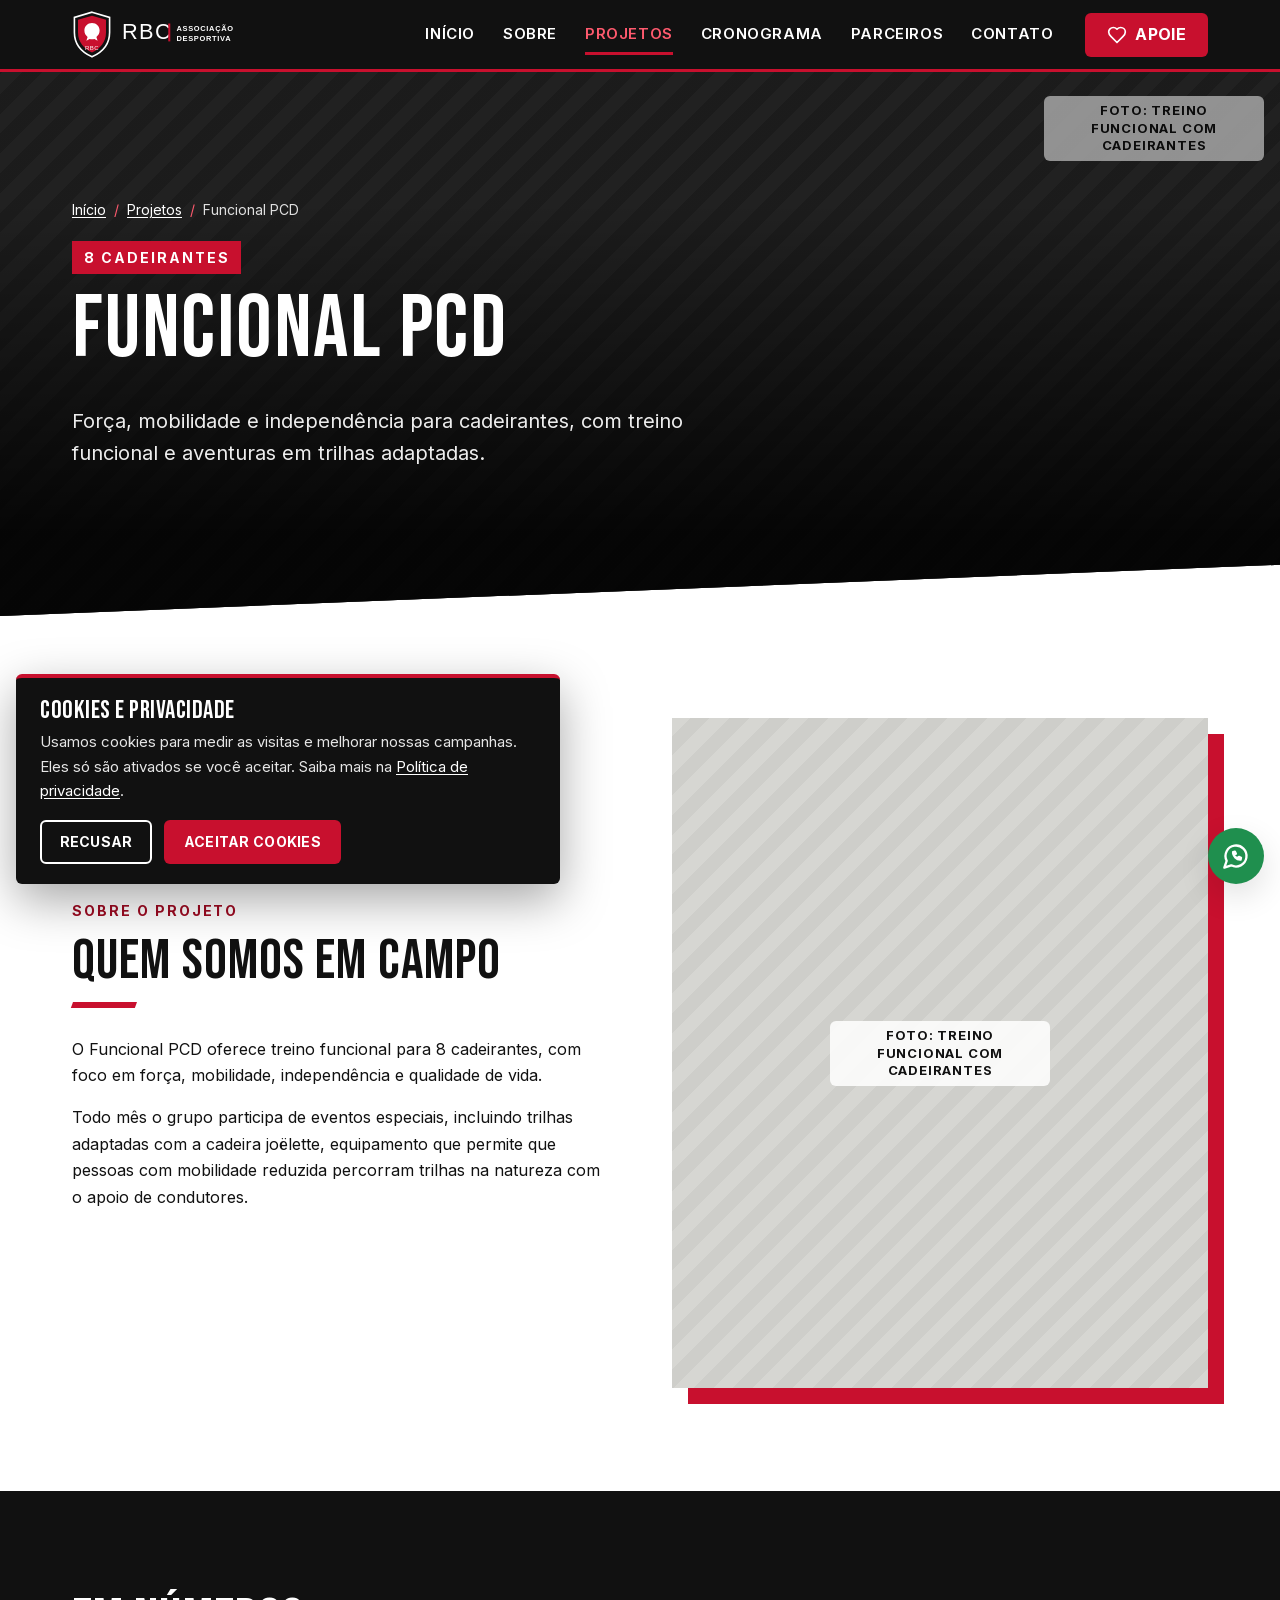
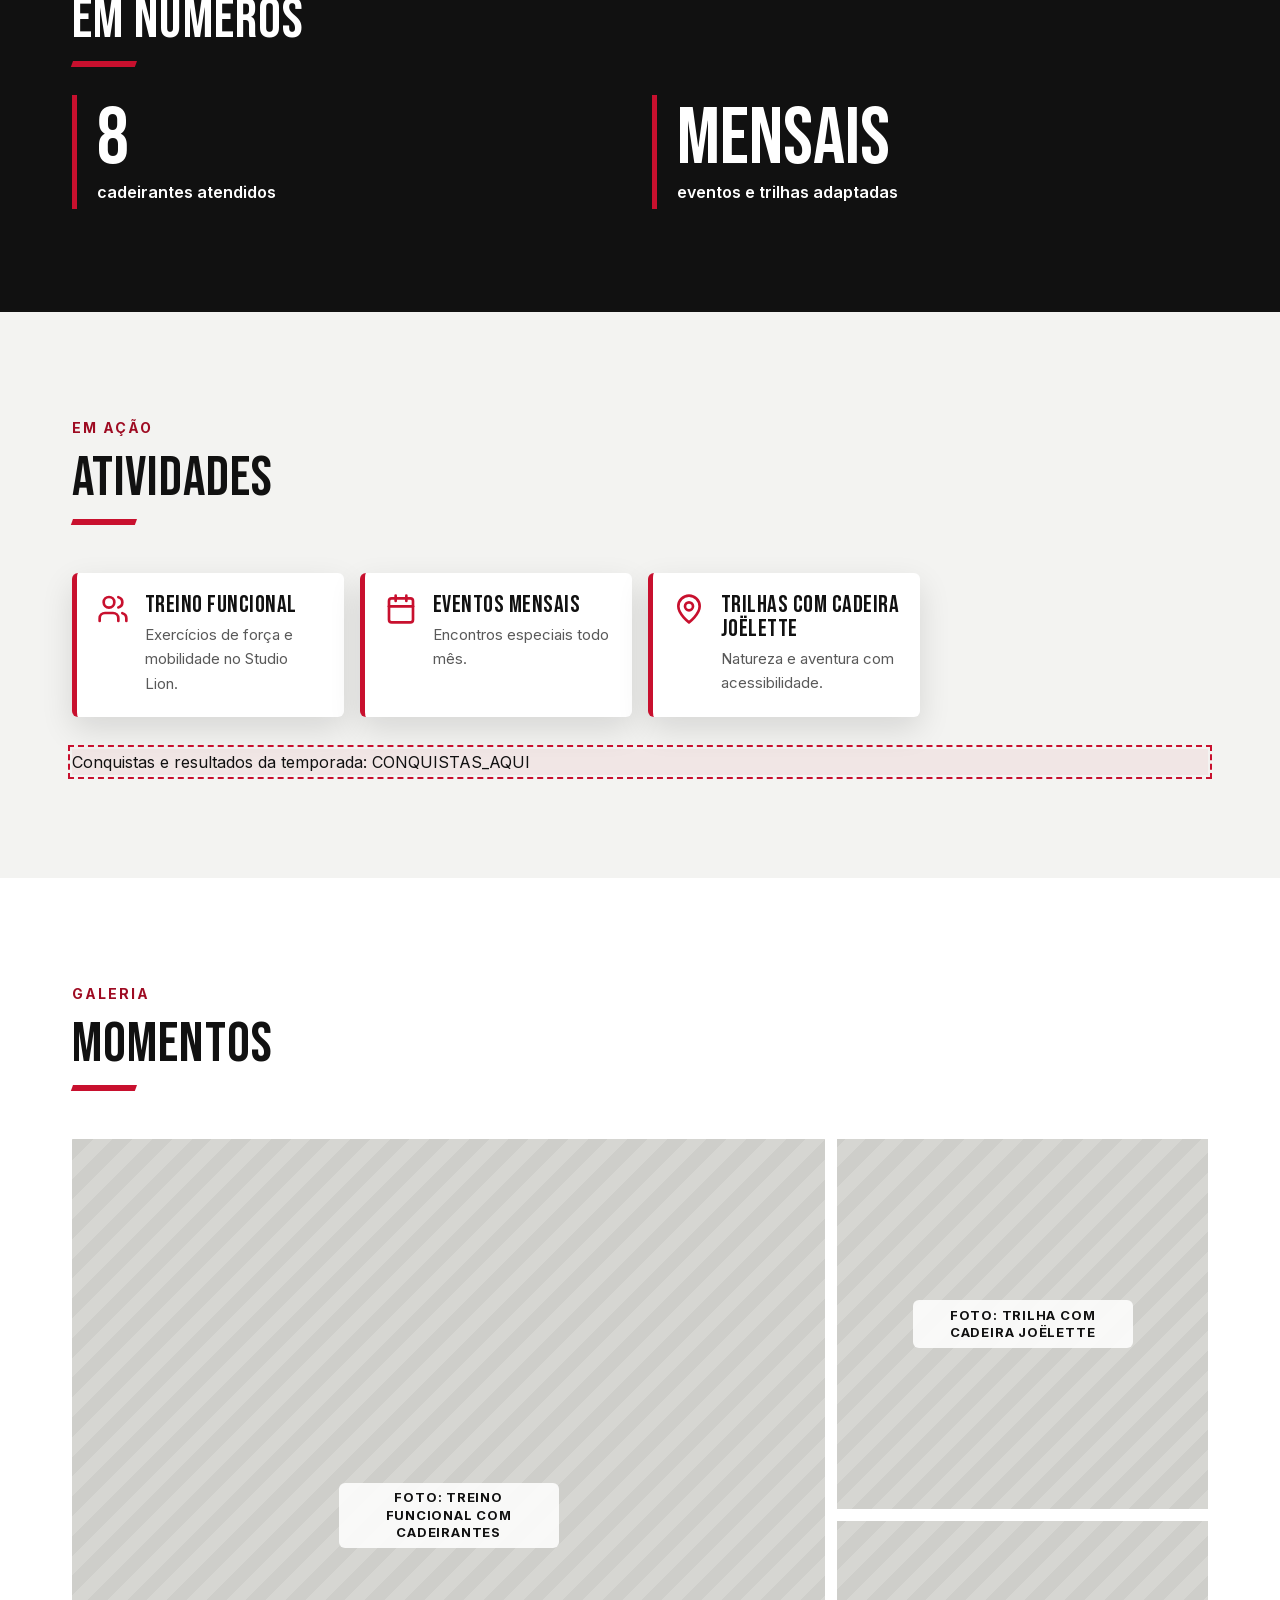
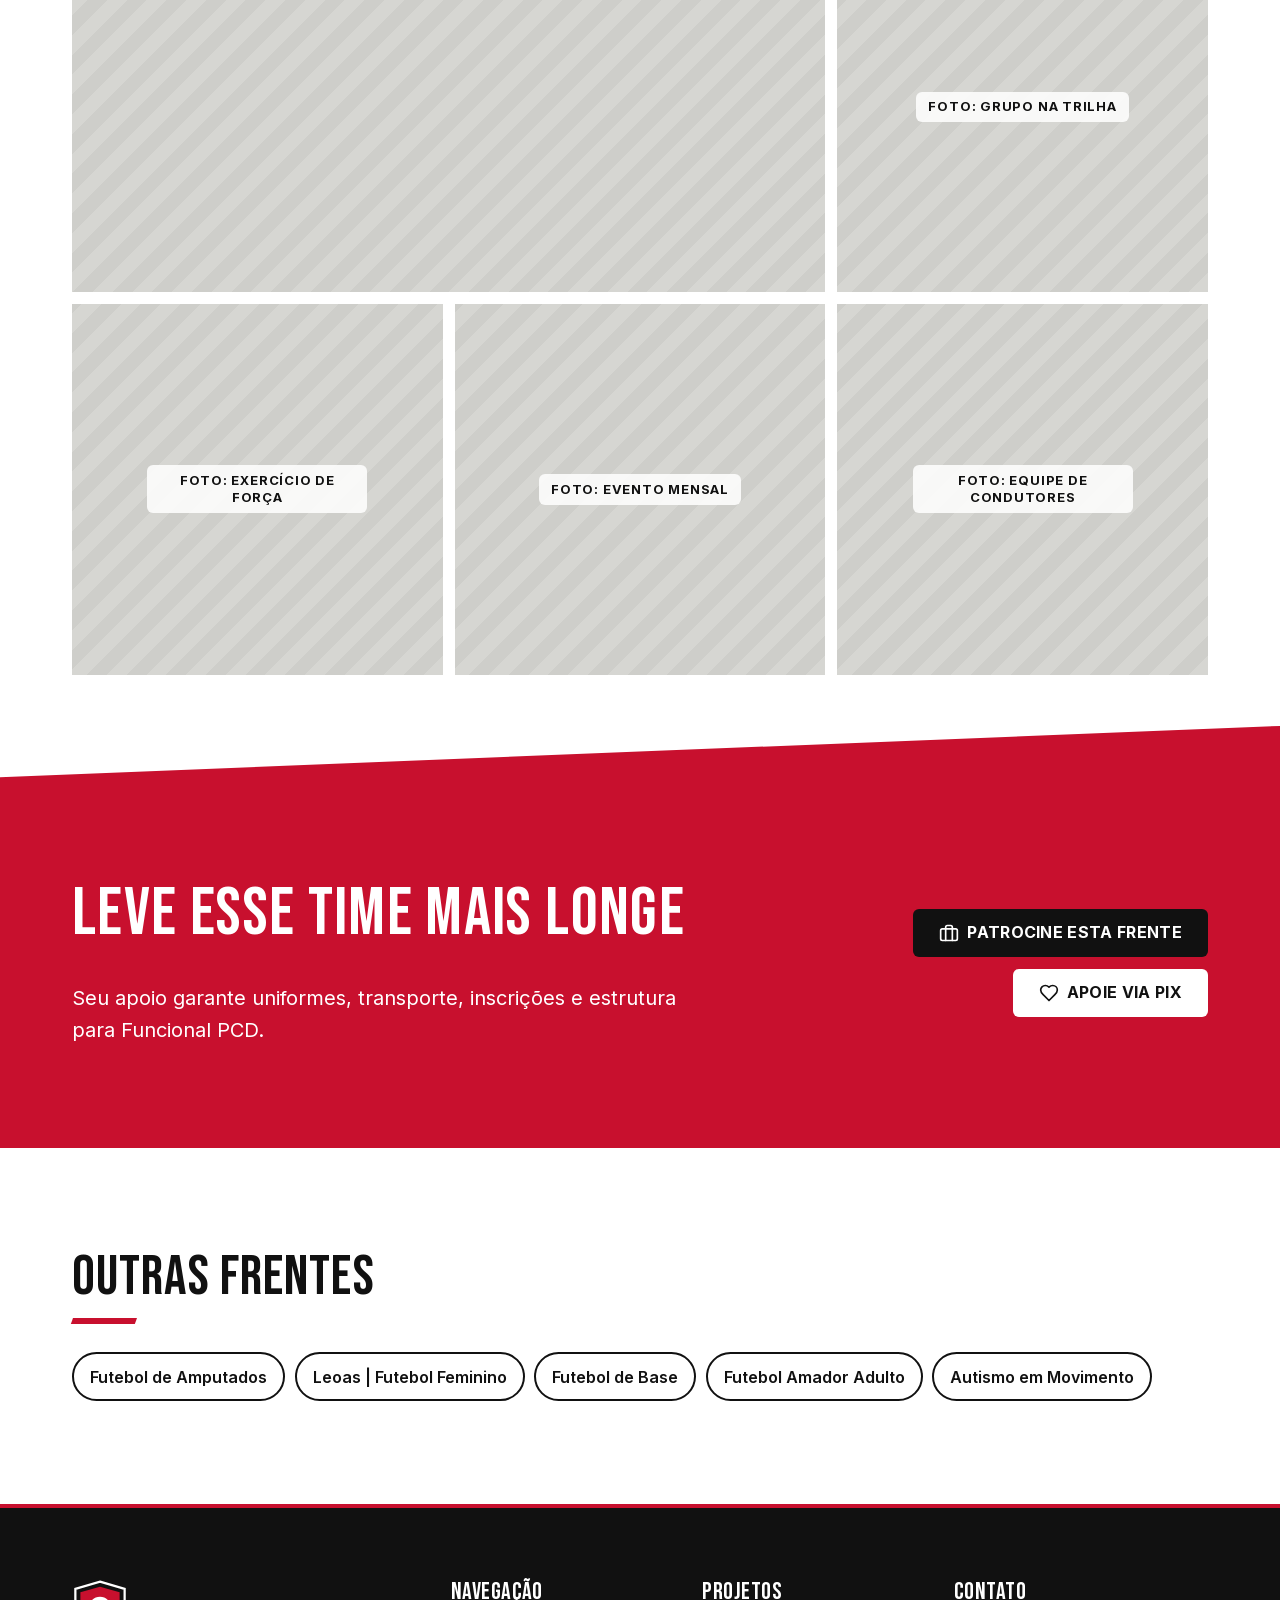
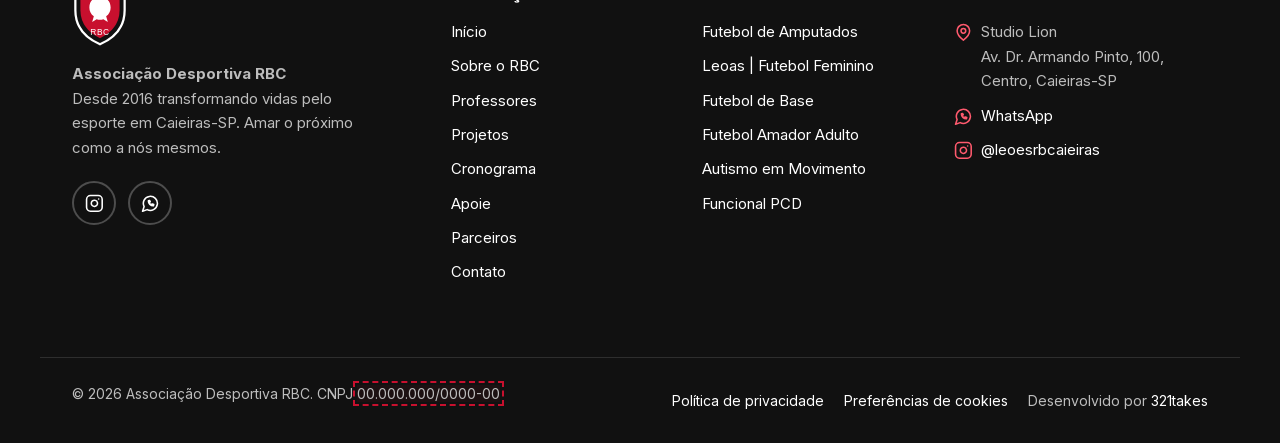
<file: projetos/funcional-pcd.html>
<!doctype html>
<html lang="pt-BR">
<head>
<meta charset="utf-8">
<meta name="viewport" content="width=device-width, initial-scale=1">
<title>Funcional PCD | Projetos Leões RBC</title>
<meta name="description" content="Força, mobilidade e independência para cadeirantes, com treino funcional e aventuras em trilhas adaptadas.">
<meta name="theme-color" content="#111111">
<link rel="canonical" href="https://leoesrbc.org.br/projetos/funcional-pcd.html">
<meta property="og:type" content="website">
<meta property="og:locale" content="pt_BR">
<meta property="og:site_name" content="Leões RBC">
<meta property="og:title" content="Funcional PCD | Projetos Leões RBC">
<meta property="og:description" content="Força, mobilidade e independência para cadeirantes, com treino funcional e aventuras em trilhas adaptadas.">
<meta property="og:url" content="https://leoesrbc.org.br/projetos/funcional-pcd.html">
<meta property="og:image" content="https://leoesrbc.org.br/assets/img/og-image.jpg">
<meta property="og:image:width" content="1200">
<meta property="og:image:height" content="630">
<meta property="og:image:alt" content="Leões RBC, Associação Desportiva RBC de Caieiras-SP">
<meta name="twitter:card" content="summary_large_image">
<meta name="twitter:title" content="Funcional PCD | Projetos Leões RBC">
<meta name="twitter:description" content="Força, mobilidade e independência para cadeirantes, com treino funcional e aventuras em trilhas adaptadas.">
<meta name="twitter:image" content="https://leoesrbc.org.br/assets/img/og-image.jpg">
<link rel="icon" href="../assets/img/logo-escudo.svg" type="image/svg+xml">
<link rel="preload" href="../assets/fonts/bebas-neue-latin.woff2" as="font" type="font/woff2" crossorigin>
<link rel="preload" href="../assets/fonts/inter-latin-var.woff2" as="font" type="font/woff2" crossorigin>
<link rel="stylesheet" href="../assets/css/style.css">
<script src="../assets/js/consent.js" defer></script>
<script src="../assets/js/main.js" defer></script>
</head>
<body>
<a class="skip-link" href="#conteudo">Pular para o conteúdo</a>
<header class="site-header">
  <div class="container header__inner">
    <a class="brand" href="../index.html">
      <img class="brand__escudo" src="../assets/img/logo-escudo.svg" width="100" height="118" alt="">
      <img class="brand__wordmark" src="../assets/img/logo-wordmark.svg" width="200" height="48" alt="Leões RBC, página inicial">
    </a>
    <button class="nav-toggle" type="button" aria-expanded="false" aria-controls="menu-principal">
      <span class="sr-only">Abrir menu</span>
      <svg class="icon icon-menu" viewBox="0 0 24 24" fill="none" stroke="currentColor" stroke-width="2" stroke-linecap="round" stroke-linejoin="round" aria-hidden="true" focusable="false"><path d="M4 6h16"/><path d="M4 12h16"/><path d="M4 18h16"/></svg>
      <svg class="icon icon-close" viewBox="0 0 24 24" fill="none" stroke="currentColor" stroke-width="2" stroke-linecap="round" stroke-linejoin="round" aria-hidden="true" focusable="false"><path d="M18 6 6 18"/><path d="m6 6 12 12"/></svg>
    </button>
    <nav class="site-nav" id="menu-principal" aria-label="Menu principal">
      <ul>
        <li><a href="../index.html">Início</a></li>
        <li><a href="../sobre.html">Sobre</a></li>
        <li><a href="../projetos.html" aria-current="page">Projetos</a></li>
        <li><a href="../cronograma.html">Cronograma</a></li>
        <li><a href="../parceiros.html">Parceiros</a></li>
        <li><a href="../contato.html">Contato</a></li>
      </ul>
      <a class="btn btn--primary" href="../apoie.html" data-track="click_apoie"><svg class="icon" viewBox="0 0 24 24" fill="none" stroke="currentColor" stroke-width="2" stroke-linecap="round" stroke-linejoin="round" aria-hidden="true" focusable="false"><path d="M19 14c1.49-1.46 3-3.21 3-5.5A5.5 5.5 0 0 0 16.5 3c-1.76 0-3 .5-4.5 2-1.5-1.5-2.74-2-4.5-2A5.5 5.5 0 0 0 2 8.5c0 2.3 1.5 4.05 3 5.5l7 7Z"/></svg> Apoie</a>
    </nav>
  </div>
</header>
<main id="conteudo" tabindex="-1">
<!-- TEMPLATE DE PROJETO: todas as páginas em /projetos seguem esta mesma estrutura -->
<section class="hero hero--short" aria-labelledby="projeto-titulo">
  <div class="hero__media">
    <div class="ph ph--dark" role="img" aria-label="Espaço reservado para foto de destaque: Treino funcional com cadeirantes"><span class="ph__label" aria-hidden="true">FOTO: Treino funcional com cadeirantes</span></div>
  </div>
  <div class="container hero__content">
    <nav class="breadcrumb" aria-label="Você está em">
      <ol>
        <li><a href="../index.html">Início</a></li>
        <li><a href="../projetos.html">Projetos</a></li>
        <li><span aria-current="page">Funcional PCD</span></li>
      </ol>
    </nav>
    <p class="eyebrow">8 cadeirantes</p>
    <h1 id="projeto-titulo">Funcional PCD</h1>
    <p class="lead">Força, mobilidade e independência para cadeirantes, com treino funcional e aventuras em trilhas adaptadas.</p>
  </div>
</section>

<section class="section" aria-labelledby="sobre-projeto">
  <div class="container split">
    <div>
      <p class="eyebrow">Sobre o projeto</p>
      <h2 id="sobre-projeto" class="bar">Quem somos em campo</h2>
      <p>O Funcional PCD oferece treino funcional para 8 cadeirantes, com foco em força, mobilidade, independência e qualidade de vida.</p>
      <p>Todo mês o grupo participa de eventos especiais, incluindo trilhas adaptadas com a cadeira joëlette, equipamento que permite que pessoas com mobilidade reduzida percorram trilhas na natureza com o apoio de condutores.</p>
    </div>
    <div class="split__media">
      <div class="ph ph--portrait" role="img" aria-label="Espaço reservado para foto: Treino funcional com cadeirantes"><span class="ph__label" aria-hidden="true">FOTO: Treino funcional com cadeirantes</span></div>
    </div>
  </div>
</section>

<section class="section section--dark on-dark" aria-labelledby="numeros-projeto">
  <div class="container">
    <h2 id="numeros-projeto" class="bar">Em números</h2>
    <ul class="stats">
        <li class="stat"><span class="stat__num" data-count="8" data-suffix="" aria-hidden="true">8</span><span class="sr-only">8 </span><span class="stat__label">cadeirantes atendidos</span></li>
        <li class="stat"><span class="stat__num">Mensais</span> <span class="stat__label">eventos e trilhas adaptadas</span></li>
    </ul>
  </div>
</section>

<section class="section section--gray" aria-labelledby="lista-projeto">
  <div class="container">
    <div class="section-head">
      <p class="eyebrow">Em ação</p>
      <h2 id="lista-projeto" class="bar">Atividades</h2>
    </div>
    <ul class="items">
        <li class="item"><svg class="icon" viewBox="0 0 24 24" fill="none" stroke="currentColor" stroke-width="2" stroke-linecap="round" stroke-linejoin="round" aria-hidden="true" focusable="false"><path d="M16 21v-2a4 4 0 0 0-4-4H6a4 4 0 0 0-4 4v2"/><circle cx="9" cy="7" r="4"/><path d="M22 21v-2a4 4 0 0 0-3-3.87"/><path d="M16 3.13a4 4 0 0 1 0 7.75"/></svg><div><h3>Treino funcional</h3><p>Exercícios de força e mobilidade no Studio Lion.</p></div></li>
        <li class="item"><svg class="icon" viewBox="0 0 24 24" fill="none" stroke="currentColor" stroke-width="2" stroke-linecap="round" stroke-linejoin="round" aria-hidden="true" focusable="false"><rect width="18" height="18" x="3" y="4" rx="2"/><path d="M16 2v4"/><path d="M8 2v4"/><path d="M3 10h18"/></svg><div><h3>Eventos mensais</h3><p>Encontros especiais todo mês.</p></div></li>
        <li class="item"><svg class="icon" viewBox="0 0 24 24" fill="none" stroke="currentColor" stroke-width="2" stroke-linecap="round" stroke-linejoin="round" aria-hidden="true" focusable="false"><path d="M20 10c0 6-8 12-8 12s-8-6-8-12a8 8 0 0 1 16 0Z"/><circle cx="12" cy="10" r="3"/></svg><div><h3>Trilhas com cadeira joëlette</h3><p>Natureza e aventura com acessibilidade.</p></div></li>
    </ul>
    <!-- CONQUISTAS: listar aqui títulos e resultados da temporada quando o RBC enviar -->
    <p class="section-foot todo">Conquistas e resultados da temporada: CONQUISTAS_AQUI</p>
  </div>
</section>

<section class="section" aria-labelledby="galeria-projeto">
  <div class="container">
    <div class="section-head">
      <p class="eyebrow">Galeria</p>
      <h2 id="galeria-projeto" class="bar">Momentos</h2>
    </div>
    <ul class="gallery">
        <li><div class="ph ph--square" role="img" aria-label="Espaço reservado para foto: Treino funcional com cadeirantes"><span class="ph__label" aria-hidden="true">FOTO: Treino funcional com cadeirantes</span></div></li>
        <li><div class="ph ph--square" role="img" aria-label="Espaço reservado para foto: Trilha com cadeira joëlette"><span class="ph__label" aria-hidden="true">FOTO: Trilha com cadeira joëlette</span></div></li>
        <li><div class="ph ph--square" role="img" aria-label="Espaço reservado para foto: Grupo na trilha"><span class="ph__label" aria-hidden="true">FOTO: Grupo na trilha</span></div></li>
        <li><div class="ph ph--square" role="img" aria-label="Espaço reservado para foto: Exercício de força"><span class="ph__label" aria-hidden="true">FOTO: Exercício de força</span></div></li>
        <li><div class="ph ph--square" role="img" aria-label="Espaço reservado para foto: Evento mensal"><span class="ph__label" aria-hidden="true">FOTO: Evento mensal</span></div></li>
        <li><div class="ph ph--square" role="img" aria-label="Espaço reservado para foto: Equipe de condutores"><span class="ph__label" aria-hidden="true">FOTO: Equipe de condutores</span></div></li>
    </ul>
  </div>
</section>

<section class="section section--red section--cut-top" aria-labelledby="cta-projeto">
  <div class="container cta">
    <div>
      <h2 id="cta-projeto">Leve esse time mais longe</h2>
      <p class="lead">Seu apoio garante uniformes, transporte, inscrições e estrutura para Funcional PCD.</p>
    </div>
    <div class="btn-row">
      <a class="btn btn--dark" href="../parceiros.html#seja-parceiro"><svg class="icon" viewBox="0 0 24 24" fill="none" stroke="currentColor" stroke-width="2" stroke-linecap="round" stroke-linejoin="round" aria-hidden="true" focusable="false"><rect width="20" height="14" x="2" y="7" rx="2"/><path d="M16 21V5a2 2 0 0 0-2-2h-4a2 2 0 0 0-2 2v16"/></svg> Patrocine esta frente</a>
      <a class="btn btn--light" href="../apoie.html#pix" data-track="click_apoie"><svg class="icon" viewBox="0 0 24 24" fill="none" stroke="currentColor" stroke-width="2" stroke-linecap="round" stroke-linejoin="round" aria-hidden="true" focusable="false"><path d="M19 14c1.49-1.46 3-3.21 3-5.5A5.5 5.5 0 0 0 16.5 3c-1.76 0-3 .5-4.5 2-1.5-1.5-2.74-2-4.5-2A5.5 5.5 0 0 0 2 8.5c0 2.3 1.5 4.05 3 5.5l7 7Z"/></svg> Apoie via PIX</a>
    </div>
  </div>
</section>

<section class="section" aria-labelledby="outras-frentes">
  <div class="container">
    <h2 id="outras-frentes" class="bar">Outras frentes</h2>
    <ul class="chips">
        <li><a href="../projetos/amputados.html">Futebol de Amputados</a></li>
        <li><a href="../projetos/leoas.html">Leoas | Futebol Feminino</a></li>
        <li><a href="../projetos/base.html">Futebol de Base</a></li>
        <li><a href="../projetos/amador.html">Futebol Amador Adulto</a></li>
        <li><a href="../projetos/autismo-em-movimento.html">Autismo em Movimento</a></li>
    </ul>
  </div>
</section>
</main>
<footer class="site-footer on-dark">
  <div class="container footer__grid">
    <div class="footer__brand">
      <img src="../assets/img/logo-escudo.svg" width="100" height="118" alt="Escudo Leões RBC" loading="lazy">
      <p><strong>Associação Desportiva RBC</strong><br>Desde 2016 transformando vidas pelo esporte em Caieiras-SP. Amar o próximo como a nós mesmos.</p>
      <div class="social">
        <a href="https://www.instagram.com/leoesrbcaieiras/" target="_blank" rel="noopener" data-track="click_instagram"><svg class="icon" viewBox="0 0 24 24" fill="none" stroke="currentColor" stroke-width="2" stroke-linecap="round" stroke-linejoin="round" aria-hidden="true" focusable="false"><rect width="20" height="20" x="2" y="2" rx="5"/><path d="M16 11.37A4 4 0 1 1 12.63 8 4 4 0 0 1 16 11.37z"/><path d="M17.5 6.5h.01"/></svg><span class="sr-only">Instagram @leoesrbcaieiras (abre em nova aba)</span></a>
        <a href="https://wa.me/NUMERO_WHATSAPP?text=Ol%C3%A1%21%20Vim%20pelo%20site%20do%20Le%C3%B5es%20RBC." target="_blank" rel="noopener" data-track="click_whatsapp"><svg class="icon" viewBox="0 0 24 24" fill="none" stroke="currentColor" stroke-width="2" stroke-linecap="round" stroke-linejoin="round" aria-hidden="true" focusable="false"><path d="M7.9 20A9 9 0 1 0 4 16.1L2 22Z"/><path d="M9.5 9.5c.3 1.9 2.1 3.8 4 4.2l1-1 1.8.8-.4 1.6c-3.4.2-6.6-3-6.4-6.4l1.6-.4.8 1.8Z"/></svg><span class="sr-only">WhatsApp (abre em nova aba)</span></a>
      </div>
    </div>
    <nav aria-label="Navegação do rodapé">
      <h2 class="footer__title">Navegação</h2>
      <ul class="footer__list">
        <li><a href="../index.html">Início</a></li>
        <li><a href="../sobre.html">Sobre o RBC</a></li>
        <li><a href="../sobre.html#professores">Professores</a></li>
        <li><a href="../projetos.html">Projetos</a></li>
        <li><a href="../cronograma.html">Cronograma</a></li>
        <li><a href="../apoie.html" data-track="click_apoie">Apoie</a></li>
        <li><a href="../parceiros.html">Parceiros</a></li>
        <li><a href="../contato.html">Contato</a></li>
      </ul>
    </nav>
    <nav aria-label="Projetos">
      <h2 class="footer__title">Projetos</h2>
      <ul class="footer__list">
          <li><a href="../projetos/amputados.html">Futebol de Amputados</a></li>
          <li><a href="../projetos/leoas.html">Leoas | Futebol Feminino</a></li>
          <li><a href="../projetos/base.html">Futebol de Base</a></li>
          <li><a href="../projetos/amador.html">Futebol Amador Adulto</a></li>
          <li><a href="../projetos/autismo-em-movimento.html">Autismo em Movimento</a></li>
          <li><a href="../projetos/funcional-pcd.html">Funcional PCD</a></li>
      </ul>
    </nav>
    <div>
      <h2 class="footer__title">Contato</h2>
      <ul class="footer__list">
        <li><svg class="icon" viewBox="0 0 24 24" fill="none" stroke="currentColor" stroke-width="2" stroke-linecap="round" stroke-linejoin="round" aria-hidden="true" focusable="false"><path d="M20 10c0 6-8 12-8 12s-8-6-8-12a8 8 0 0 1 16 0Z"/><circle cx="12" cy="10" r="3"/></svg><span>Studio Lion<br>Av. Dr. Armando Pinto, 100, Centro, Caieiras-SP</span></li>
        <li><svg class="icon" viewBox="0 0 24 24" fill="none" stroke="currentColor" stroke-width="2" stroke-linecap="round" stroke-linejoin="round" aria-hidden="true" focusable="false"><path d="M7.9 20A9 9 0 1 0 4 16.1L2 22Z"/><path d="M9.5 9.5c.3 1.9 2.1 3.8 4 4.2l1-1 1.8.8-.4 1.6c-3.4.2-6.6-3-6.4-6.4l1.6-.4.8 1.8Z"/></svg><a href="https://wa.me/NUMERO_WHATSAPP?text=Ol%C3%A1%21%20Vim%20pelo%20site%20do%20Le%C3%B5es%20RBC." target="_blank" rel="noopener" data-track="click_whatsapp">WhatsApp<span class="sr-only"> (abre em nova aba)</span></a></li>
        <li><svg class="icon" viewBox="0 0 24 24" fill="none" stroke="currentColor" stroke-width="2" stroke-linecap="round" stroke-linejoin="round" aria-hidden="true" focusable="false"><rect width="20" height="20" x="2" y="2" rx="5"/><path d="M16 11.37A4 4 0 1 1 12.63 8 4 4 0 0 1 16 11.37z"/><path d="M17.5 6.5h.01"/></svg><a href="https://www.instagram.com/leoesrbcaieiras/" target="_blank" rel="noopener" data-track="click_instagram">@leoesrbcaieiras<span class="sr-only"> (abre em nova aba)</span></a></li>
      </ul>
    </div>
  </div>
  <div class="container footer__bottom">
    <p class="footer__copy">© <span data-year>2026</span> Associação Desportiva RBC. CNPJ <span class="todo">00.000.000/0000-00</span></p>
    <ul class="footer__legal" role="list">
      <li><a href="../privacidade.html">Política de privacidade</a></li>
      <li><button type="button" data-consent-open>Preferências de cookies</button></li>
      <li>Desenvolvido por <a href="https://321takes.com" target="_blank" rel="noopener">321takes<span class="sr-only"> (abre em nova aba)</span></a></li>
    </ul>
  </div>
</footer>
<a class="whatsapp-float" href="https://wa.me/NUMERO_WHATSAPP?text=Ol%C3%A1%21%20Vim%20pelo%20site%20do%20Le%C3%B5es%20RBC." target="_blank" rel="noopener" data-track="click_whatsapp"><svg class="icon" viewBox="0 0 24 24" fill="none" stroke="currentColor" stroke-width="2" stroke-linecap="round" stroke-linejoin="round" aria-hidden="true" focusable="false"><path d="M7.9 20A9 9 0 1 0 4 16.1L2 22Z"/><path d="M9.5 9.5c.3 1.9 2.1 3.8 4 4.2l1-1 1.8.8-.4 1.6c-3.4.2-6.6-3-6.4-6.4l1.6-.4.8 1.8Z"/></svg><span class="sr-only">Fale com o RBC pelo WhatsApp (abre em nova aba)</span></a>

</body>
</html>
</file>
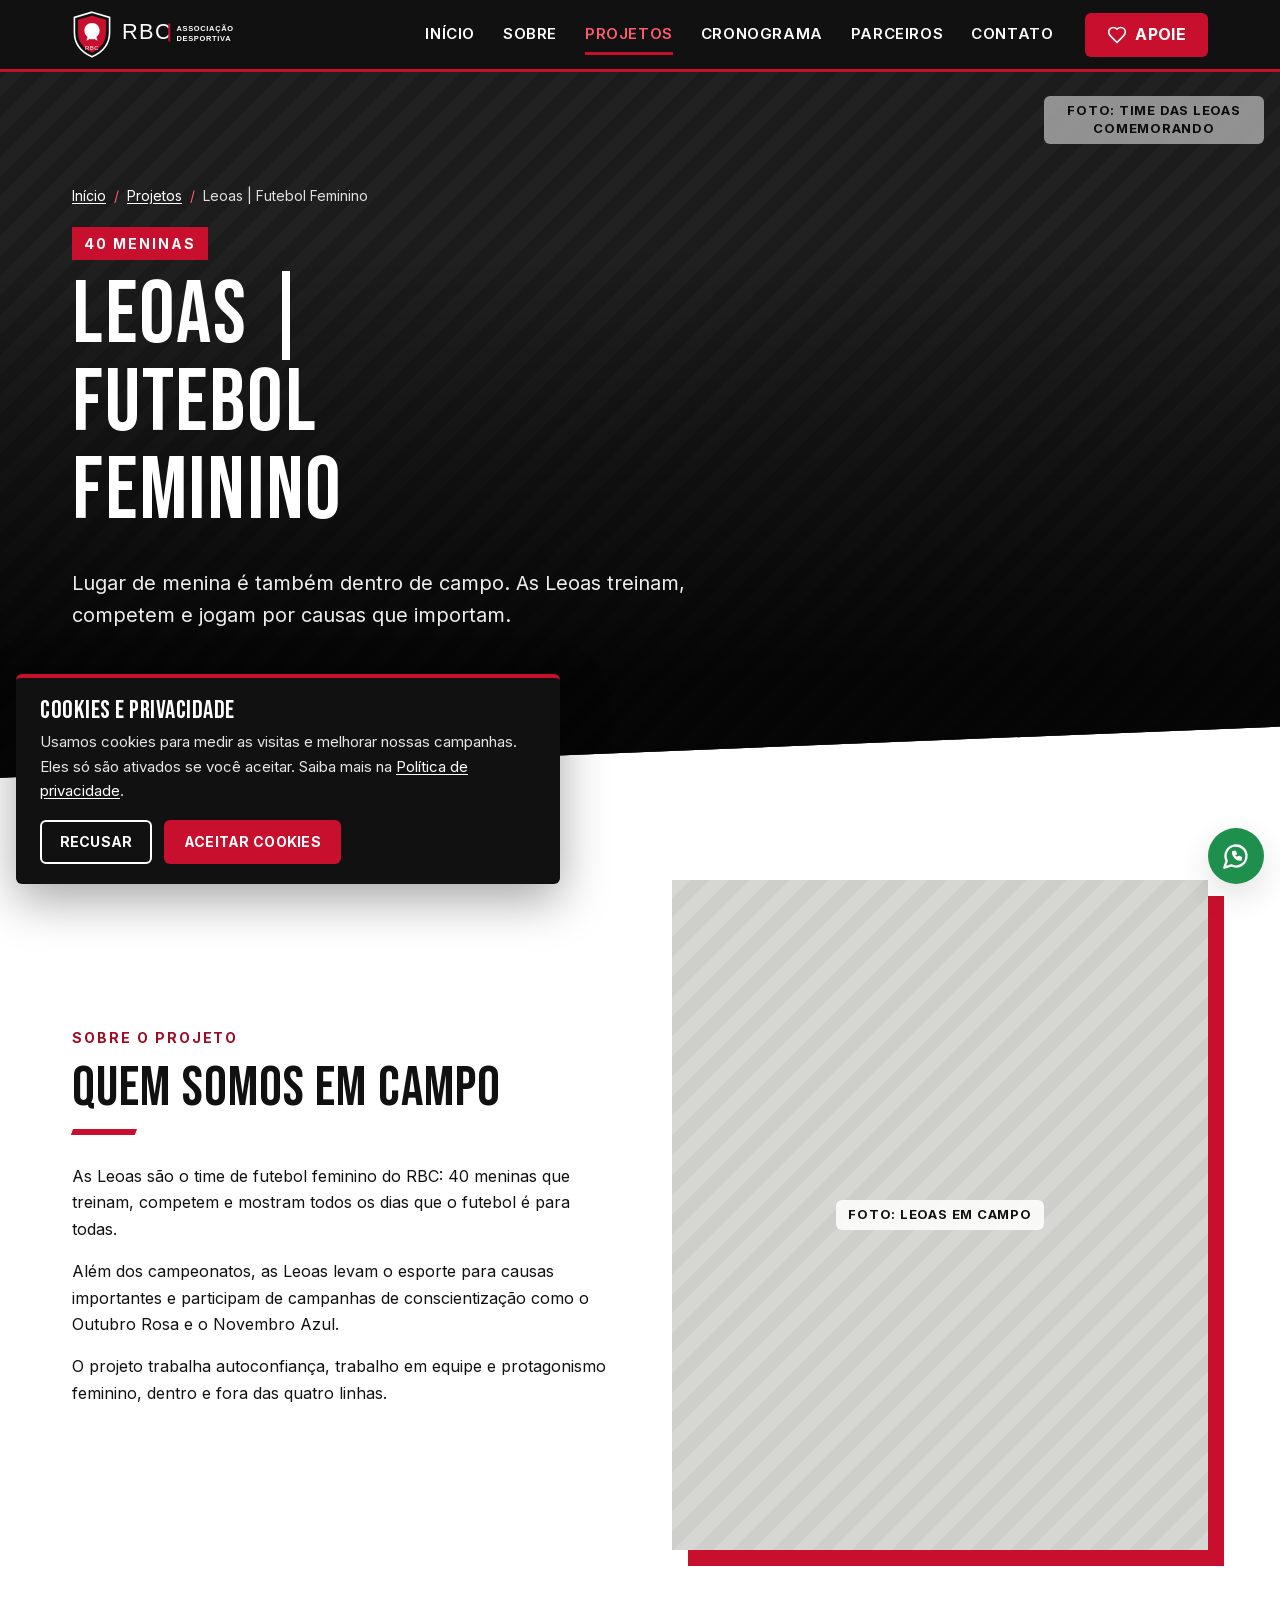
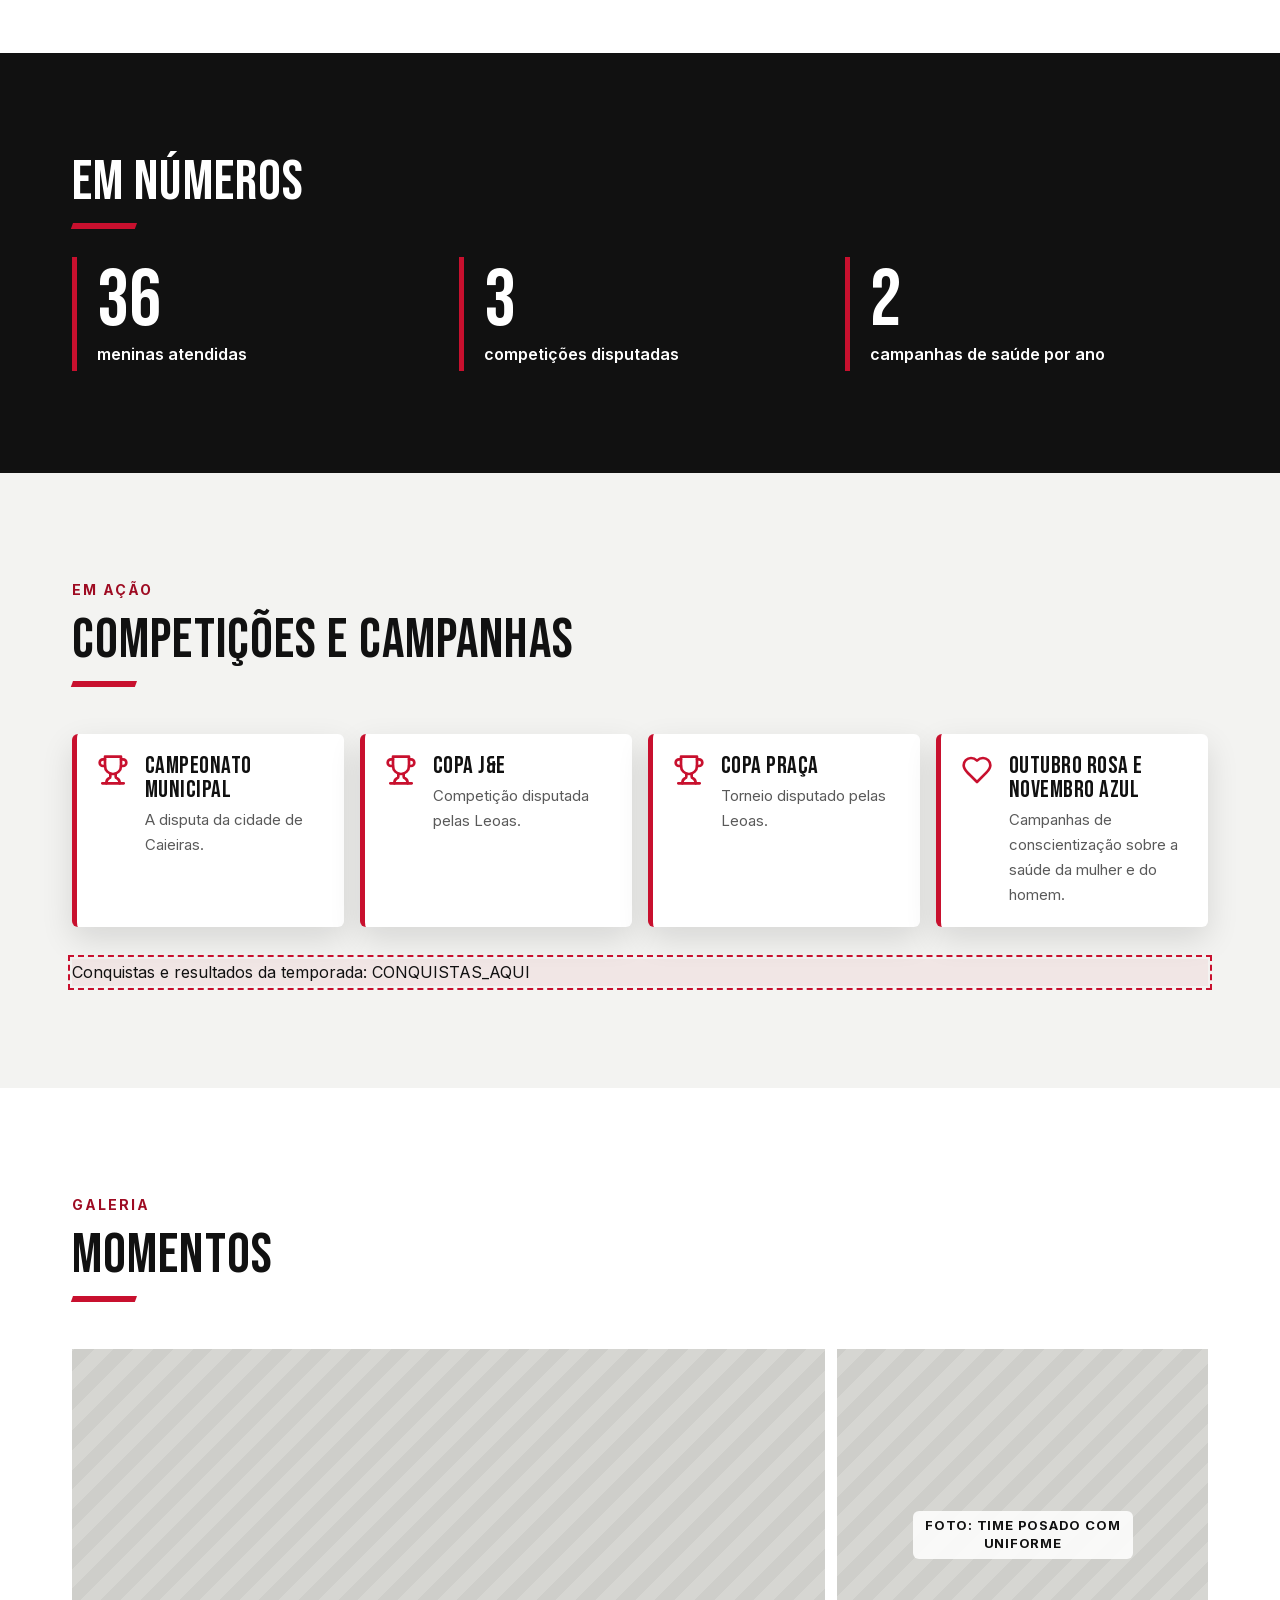
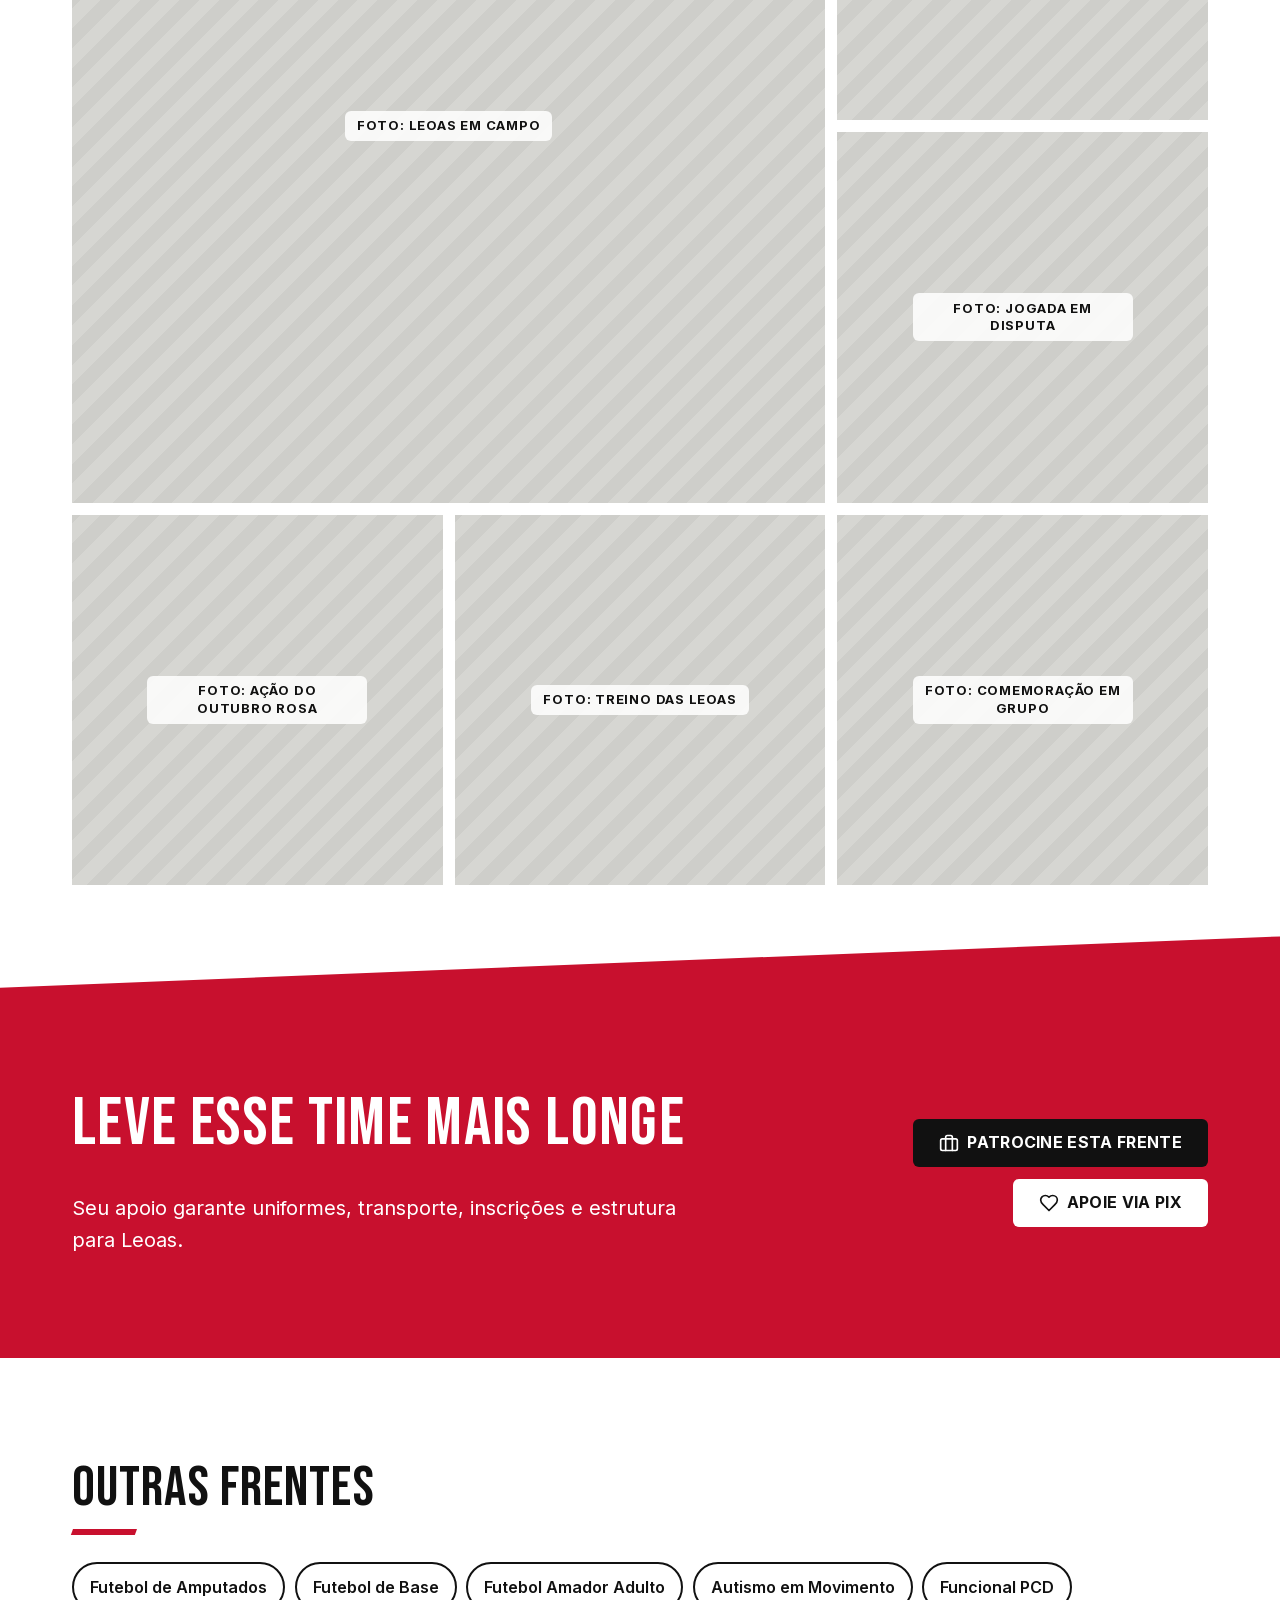
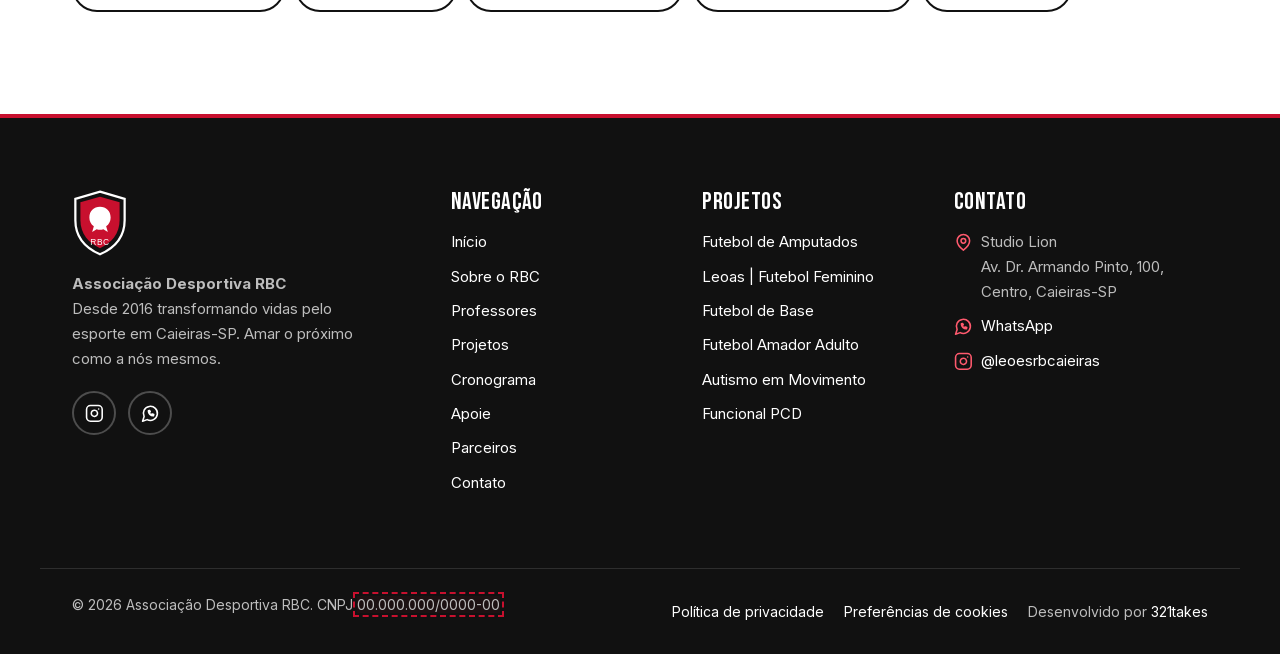
<file: projetos/leoas.html>
<!doctype html>
<html lang="pt-BR">
<head>
<meta charset="utf-8">
<meta name="viewport" content="width=device-width, initial-scale=1">
<title>Leoas | Projetos Leões RBC</title>
<meta name="description" content="Lugar de menina é também dentro de campo. As Leoas treinam, competem e jogam por causas que importam.">
<meta name="theme-color" content="#111111">
<link rel="canonical" href="https://leoesrbc.org.br/projetos/leoas.html">
<meta property="og:type" content="website">
<meta property="og:locale" content="pt_BR">
<meta property="og:site_name" content="Leões RBC">
<meta property="og:title" content="Leoas | Projetos Leões RBC">
<meta property="og:description" content="Lugar de menina é também dentro de campo. As Leoas treinam, competem e jogam por causas que importam.">
<meta property="og:url" content="https://leoesrbc.org.br/projetos/leoas.html">
<meta property="og:image" content="https://leoesrbc.org.br/assets/img/og-image.jpg">
<meta property="og:image:width" content="1200">
<meta property="og:image:height" content="630">
<meta property="og:image:alt" content="Leões RBC, Associação Desportiva RBC de Caieiras-SP">
<meta name="twitter:card" content="summary_large_image">
<meta name="twitter:title" content="Leoas | Projetos Leões RBC">
<meta name="twitter:description" content="Lugar de menina é também dentro de campo. As Leoas treinam, competem e jogam por causas que importam.">
<meta name="twitter:image" content="https://leoesrbc.org.br/assets/img/og-image.jpg">
<link rel="icon" href="../assets/img/logo-escudo.svg" type="image/svg+xml">
<link rel="preload" href="../assets/fonts/bebas-neue-latin.woff2" as="font" type="font/woff2" crossorigin>
<link rel="preload" href="../assets/fonts/inter-latin-var.woff2" as="font" type="font/woff2" crossorigin>
<link rel="stylesheet" href="../assets/css/style.css">
<script src="../assets/js/consent.js" defer></script>
<script src="../assets/js/main.js" defer></script>
</head>
<body>
<a class="skip-link" href="#conteudo">Pular para o conteúdo</a>
<header class="site-header">
  <div class="container header__inner">
    <a class="brand" href="../index.html">
      <img class="brand__escudo" src="../assets/img/logo-escudo.svg" width="100" height="118" alt="">
      <img class="brand__wordmark" src="../assets/img/logo-wordmark.svg" width="200" height="48" alt="Leões RBC, página inicial">
    </a>
    <button class="nav-toggle" type="button" aria-expanded="false" aria-controls="menu-principal">
      <span class="sr-only">Abrir menu</span>
      <svg class="icon icon-menu" viewBox="0 0 24 24" fill="none" stroke="currentColor" stroke-width="2" stroke-linecap="round" stroke-linejoin="round" aria-hidden="true" focusable="false"><path d="M4 6h16"/><path d="M4 12h16"/><path d="M4 18h16"/></svg>
      <svg class="icon icon-close" viewBox="0 0 24 24" fill="none" stroke="currentColor" stroke-width="2" stroke-linecap="round" stroke-linejoin="round" aria-hidden="true" focusable="false"><path d="M18 6 6 18"/><path d="m6 6 12 12"/></svg>
    </button>
    <nav class="site-nav" id="menu-principal" aria-label="Menu principal">
      <ul>
        <li><a href="../index.html">Início</a></li>
        <li><a href="../sobre.html">Sobre</a></li>
        <li><a href="../projetos.html" aria-current="page">Projetos</a></li>
        <li><a href="../cronograma.html">Cronograma</a></li>
        <li><a href="../parceiros.html">Parceiros</a></li>
        <li><a href="../contato.html">Contato</a></li>
      </ul>
      <a class="btn btn--primary" href="../apoie.html" data-track="click_apoie"><svg class="icon" viewBox="0 0 24 24" fill="none" stroke="currentColor" stroke-width="2" stroke-linecap="round" stroke-linejoin="round" aria-hidden="true" focusable="false"><path d="M19 14c1.49-1.46 3-3.21 3-5.5A5.5 5.5 0 0 0 16.5 3c-1.76 0-3 .5-4.5 2-1.5-1.5-2.74-2-4.5-2A5.5 5.5 0 0 0 2 8.5c0 2.3 1.5 4.05 3 5.5l7 7Z"/></svg> Apoie</a>
    </nav>
  </div>
</header>
<main id="conteudo" tabindex="-1">
<!-- TEMPLATE DE PROJETO: todas as páginas em /projetos seguem esta mesma estrutura -->
<section class="hero hero--short" aria-labelledby="projeto-titulo">
  <div class="hero__media">
    <div class="ph ph--dark" role="img" aria-label="Espaço reservado para foto de destaque: Time das Leoas comemorando"><span class="ph__label" aria-hidden="true">FOTO: Time das Leoas comemorando</span></div>
  </div>
  <div class="container hero__content">
    <nav class="breadcrumb" aria-label="Você está em">
      <ol>
        <li><a href="../index.html">Início</a></li>
        <li><a href="../projetos.html">Projetos</a></li>
        <li><span aria-current="page">Leoas | Futebol Feminino</span></li>
      </ol>
    </nav>
    <p class="eyebrow">40 meninas</p>
    <h1 id="projeto-titulo">Leoas | Futebol Feminino</h1>
    <p class="lead">Lugar de menina é também dentro de campo. As Leoas treinam, competem e jogam por causas que importam.</p>
  </div>
</section>

<section class="section" aria-labelledby="sobre-projeto">
  <div class="container split">
    <div>
      <p class="eyebrow">Sobre o projeto</p>
      <h2 id="sobre-projeto" class="bar">Quem somos em campo</h2>
      <p>As Leoas são o time de futebol feminino do RBC: 40 meninas que treinam, competem e mostram todos os dias que o futebol é para todas.</p>
      <p>Além dos campeonatos, as Leoas levam o esporte para causas importantes e participam de campanhas de conscientização como o Outubro Rosa e o Novembro Azul.</p>
      <p>O projeto trabalha autoconfiança, trabalho em equipe e protagonismo feminino, dentro e fora das quatro linhas.</p>
    </div>
    <div class="split__media">
      <div class="ph ph--portrait" role="img" aria-label="Espaço reservado para foto: Leoas em campo"><span class="ph__label" aria-hidden="true">FOTO: Leoas em campo</span></div>
    </div>
  </div>
</section>

<section class="section section--dark on-dark" aria-labelledby="numeros-projeto">
  <div class="container">
    <h2 id="numeros-projeto" class="bar">Em números</h2>
    <ul class="stats">
        <li class="stat"><span class="stat__num" data-count="40" data-suffix="" aria-hidden="true">40</span><span class="sr-only">40 </span><span class="stat__label">meninas atendidas</span></li>
        <li class="stat"><span class="stat__num" data-count="3" data-suffix="" aria-hidden="true">3</span><span class="sr-only">3 </span><span class="stat__label">competições disputadas</span></li>
        <li class="stat"><span class="stat__num" data-count="2" data-suffix="" aria-hidden="true">2</span><span class="sr-only">2 </span><span class="stat__label">campanhas de saúde por ano</span></li>
    </ul>
  </div>
</section>

<section class="section section--gray" aria-labelledby="lista-projeto">
  <div class="container">
    <div class="section-head">
      <p class="eyebrow">Em ação</p>
      <h2 id="lista-projeto" class="bar">Competições e campanhas</h2>
    </div>
    <ul class="items">
        <li class="item"><svg class="icon" viewBox="0 0 24 24" fill="none" stroke="currentColor" stroke-width="2" stroke-linecap="round" stroke-linejoin="round" aria-hidden="true" focusable="false"><path d="M6 9H4.5a2.5 2.5 0 0 1 0-5H6"/><path d="M18 9h1.5a2.5 2.5 0 0 0 0-5H18"/><path d="M4 22h16"/><path d="M10 14.66V17c0 .55-.47.98-.97 1.21C7.85 18.75 7 20.24 7 22"/><path d="M14 14.66V17c0 .55.47.98.97 1.21C16.15 18.75 17 20.24 17 22"/><path d="M18 2H6v7a6 6 0 0 0 12 0V2Z"/></svg><div><h3>Campeonato Municipal</h3><p>A disputa da cidade de Caieiras.</p></div></li>
        <li class="item"><svg class="icon" viewBox="0 0 24 24" fill="none" stroke="currentColor" stroke-width="2" stroke-linecap="round" stroke-linejoin="round" aria-hidden="true" focusable="false"><path d="M6 9H4.5a2.5 2.5 0 0 1 0-5H6"/><path d="M18 9h1.5a2.5 2.5 0 0 0 0-5H18"/><path d="M4 22h16"/><path d="M10 14.66V17c0 .55-.47.98-.97 1.21C7.85 18.75 7 20.24 7 22"/><path d="M14 14.66V17c0 .55.47.98.97 1.21C16.15 18.75 17 20.24 17 22"/><path d="M18 2H6v7a6 6 0 0 0 12 0V2Z"/></svg><div><h3>Copa J&amp;E</h3><p>Competição disputada pelas Leoas.</p></div></li>
        <li class="item"><svg class="icon" viewBox="0 0 24 24" fill="none" stroke="currentColor" stroke-width="2" stroke-linecap="round" stroke-linejoin="round" aria-hidden="true" focusable="false"><path d="M6 9H4.5a2.5 2.5 0 0 1 0-5H6"/><path d="M18 9h1.5a2.5 2.5 0 0 0 0-5H18"/><path d="M4 22h16"/><path d="M10 14.66V17c0 .55-.47.98-.97 1.21C7.85 18.75 7 20.24 7 22"/><path d="M14 14.66V17c0 .55.47.98.97 1.21C16.15 18.75 17 20.24 17 22"/><path d="M18 2H6v7a6 6 0 0 0 12 0V2Z"/></svg><div><h3>Copa Praça</h3><p>Torneio disputado pelas Leoas.</p></div></li>
        <li class="item"><svg class="icon" viewBox="0 0 24 24" fill="none" stroke="currentColor" stroke-width="2" stroke-linecap="round" stroke-linejoin="round" aria-hidden="true" focusable="false"><path d="M19 14c1.49-1.46 3-3.21 3-5.5A5.5 5.5 0 0 0 16.5 3c-1.76 0-3 .5-4.5 2-1.5-1.5-2.74-2-4.5-2A5.5 5.5 0 0 0 2 8.5c0 2.3 1.5 4.05 3 5.5l7 7Z"/></svg><div><h3>Outubro Rosa e Novembro Azul</h3><p>Campanhas de conscientização sobre a saúde da mulher e do homem.</p></div></li>
    </ul>
    <!-- CONQUISTAS: listar aqui títulos e resultados da temporada quando o RBC enviar -->
    <p class="section-foot todo">Conquistas e resultados da temporada: CONQUISTAS_AQUI</p>
  </div>
</section>

<section class="section" aria-labelledby="galeria-projeto">
  <div class="container">
    <div class="section-head">
      <p class="eyebrow">Galeria</p>
      <h2 id="galeria-projeto" class="bar">Momentos</h2>
    </div>
    <ul class="gallery">
        <li><div class="ph ph--square" role="img" aria-label="Espaço reservado para foto: Leoas em campo"><span class="ph__label" aria-hidden="true">FOTO: Leoas em campo</span></div></li>
        <li><div class="ph ph--square" role="img" aria-label="Espaço reservado para foto: Time posado com uniforme"><span class="ph__label" aria-hidden="true">FOTO: Time posado com uniforme</span></div></li>
        <li><div class="ph ph--square" role="img" aria-label="Espaço reservado para foto: Jogada em disputa"><span class="ph__label" aria-hidden="true">FOTO: Jogada em disputa</span></div></li>
        <li><div class="ph ph--square" role="img" aria-label="Espaço reservado para foto: Ação do Outubro Rosa"><span class="ph__label" aria-hidden="true">FOTO: Ação do Outubro Rosa</span></div></li>
        <li><div class="ph ph--square" role="img" aria-label="Espaço reservado para foto: Treino das Leoas"><span class="ph__label" aria-hidden="true">FOTO: Treino das Leoas</span></div></li>
        <li><div class="ph ph--square" role="img" aria-label="Espaço reservado para foto: Comemoração em grupo"><span class="ph__label" aria-hidden="true">FOTO: Comemoração em grupo</span></div></li>
    </ul>
  </div>
</section>

<section class="section section--red section--cut-top" aria-labelledby="cta-projeto">
  <div class="container cta">
    <div>
      <h2 id="cta-projeto">Leve esse time mais longe</h2>
      <p class="lead">Seu apoio garante uniformes, transporte, inscrições e estrutura para Leoas.</p>
    </div>
    <div class="btn-row">
      <a class="btn btn--dark" href="../parceiros.html#seja-parceiro"><svg class="icon" viewBox="0 0 24 24" fill="none" stroke="currentColor" stroke-width="2" stroke-linecap="round" stroke-linejoin="round" aria-hidden="true" focusable="false"><rect width="20" height="14" x="2" y="7" rx="2"/><path d="M16 21V5a2 2 0 0 0-2-2h-4a2 2 0 0 0-2 2v16"/></svg> Patrocine esta frente</a>
      <a class="btn btn--light" href="../apoie.html#pix" data-track="click_apoie"><svg class="icon" viewBox="0 0 24 24" fill="none" stroke="currentColor" stroke-width="2" stroke-linecap="round" stroke-linejoin="round" aria-hidden="true" focusable="false"><path d="M19 14c1.49-1.46 3-3.21 3-5.5A5.5 5.5 0 0 0 16.5 3c-1.76 0-3 .5-4.5 2-1.5-1.5-2.74-2-4.5-2A5.5 5.5 0 0 0 2 8.5c0 2.3 1.5 4.05 3 5.5l7 7Z"/></svg> Apoie via PIX</a>
    </div>
  </div>
</section>

<section class="section" aria-labelledby="outras-frentes">
  <div class="container">
    <h2 id="outras-frentes" class="bar">Outras frentes</h2>
    <ul class="chips">
        <li><a href="../projetos/amputados.html">Futebol de Amputados</a></li>
        <li><a href="../projetos/base.html">Futebol de Base</a></li>
        <li><a href="../projetos/amador.html">Futebol Amador Adulto</a></li>
        <li><a href="../projetos/autismo-em-movimento.html">Autismo em Movimento</a></li>
        <li><a href="../projetos/funcional-pcd.html">Funcional PCD</a></li>
    </ul>
  </div>
</section>
</main>
<footer class="site-footer on-dark">
  <div class="container footer__grid">
    <div class="footer__brand">
      <img src="../assets/img/logo-escudo.svg" width="100" height="118" alt="Escudo Leões RBC" loading="lazy">
      <p><strong>Associação Desportiva RBC</strong><br>Desde 2016 transformando vidas pelo esporte em Caieiras-SP. Amar o próximo como a nós mesmos.</p>
      <div class="social">
        <a href="https://www.instagram.com/leoesrbcaieiras/" target="_blank" rel="noopener" data-track="click_instagram"><svg class="icon" viewBox="0 0 24 24" fill="none" stroke="currentColor" stroke-width="2" stroke-linecap="round" stroke-linejoin="round" aria-hidden="true" focusable="false"><rect width="20" height="20" x="2" y="2" rx="5"/><path d="M16 11.37A4 4 0 1 1 12.63 8 4 4 0 0 1 16 11.37z"/><path d="M17.5 6.5h.01"/></svg><span class="sr-only">Instagram @leoesrbcaieiras (abre em nova aba)</span></a>
        <a href="https://wa.me/NUMERO_WHATSAPP?text=Ol%C3%A1%21%20Vim%20pelo%20site%20do%20Le%C3%B5es%20RBC." target="_blank" rel="noopener" data-track="click_whatsapp"><svg class="icon" viewBox="0 0 24 24" fill="none" stroke="currentColor" stroke-width="2" stroke-linecap="round" stroke-linejoin="round" aria-hidden="true" focusable="false"><path d="M7.9 20A9 9 0 1 0 4 16.1L2 22Z"/><path d="M9.5 9.5c.3 1.9 2.1 3.8 4 4.2l1-1 1.8.8-.4 1.6c-3.4.2-6.6-3-6.4-6.4l1.6-.4.8 1.8Z"/></svg><span class="sr-only">WhatsApp (abre em nova aba)</span></a>
      </div>
    </div>
    <nav aria-label="Navegação do rodapé">
      <h2 class="footer__title">Navegação</h2>
      <ul class="footer__list">
        <li><a href="../index.html">Início</a></li>
        <li><a href="../sobre.html">Sobre o RBC</a></li>
        <li><a href="../sobre.html#professores">Professores</a></li>
        <li><a href="../projetos.html">Projetos</a></li>
        <li><a href="../cronograma.html">Cronograma</a></li>
        <li><a href="../apoie.html" data-track="click_apoie">Apoie</a></li>
        <li><a href="../parceiros.html">Parceiros</a></li>
        <li><a href="../contato.html">Contato</a></li>
      </ul>
    </nav>
    <nav aria-label="Projetos">
      <h2 class="footer__title">Projetos</h2>
      <ul class="footer__list">
          <li><a href="../projetos/amputados.html">Futebol de Amputados</a></li>
          <li><a href="../projetos/leoas.html">Leoas | Futebol Feminino</a></li>
          <li><a href="../projetos/base.html">Futebol de Base</a></li>
          <li><a href="../projetos/amador.html">Futebol Amador Adulto</a></li>
          <li><a href="../projetos/autismo-em-movimento.html">Autismo em Movimento</a></li>
          <li><a href="../projetos/funcional-pcd.html">Funcional PCD</a></li>
      </ul>
    </nav>
    <div>
      <h2 class="footer__title">Contato</h2>
      <ul class="footer__list">
        <li><svg class="icon" viewBox="0 0 24 24" fill="none" stroke="currentColor" stroke-width="2" stroke-linecap="round" stroke-linejoin="round" aria-hidden="true" focusable="false"><path d="M20 10c0 6-8 12-8 12s-8-6-8-12a8 8 0 0 1 16 0Z"/><circle cx="12" cy="10" r="3"/></svg><span>Studio Lion<br>Av. Dr. Armando Pinto, 100, Centro, Caieiras-SP</span></li>
        <li><svg class="icon" viewBox="0 0 24 24" fill="none" stroke="currentColor" stroke-width="2" stroke-linecap="round" stroke-linejoin="round" aria-hidden="true" focusable="false"><path d="M7.9 20A9 9 0 1 0 4 16.1L2 22Z"/><path d="M9.5 9.5c.3 1.9 2.1 3.8 4 4.2l1-1 1.8.8-.4 1.6c-3.4.2-6.6-3-6.4-6.4l1.6-.4.8 1.8Z"/></svg><a href="https://wa.me/NUMERO_WHATSAPP?text=Ol%C3%A1%21%20Vim%20pelo%20site%20do%20Le%C3%B5es%20RBC." target="_blank" rel="noopener" data-track="click_whatsapp">WhatsApp<span class="sr-only"> (abre em nova aba)</span></a></li>
        <li><svg class="icon" viewBox="0 0 24 24" fill="none" stroke="currentColor" stroke-width="2" stroke-linecap="round" stroke-linejoin="round" aria-hidden="true" focusable="false"><rect width="20" height="20" x="2" y="2" rx="5"/><path d="M16 11.37A4 4 0 1 1 12.63 8 4 4 0 0 1 16 11.37z"/><path d="M17.5 6.5h.01"/></svg><a href="https://www.instagram.com/leoesrbcaieiras/" target="_blank" rel="noopener" data-track="click_instagram">@leoesrbcaieiras<span class="sr-only"> (abre em nova aba)</span></a></li>
      </ul>
    </div>
  </div>
  <div class="container footer__bottom">
    <p class="footer__copy">© <span data-year>2026</span> Associação Desportiva RBC. CNPJ <span class="todo">00.000.000/0000-00</span></p>
    <ul class="footer__legal" role="list">
      <li><a href="../privacidade.html">Política de privacidade</a></li>
      <li><button type="button" data-consent-open>Preferências de cookies</button></li>
      <li>Desenvolvido por <a href="https://321takes.com" target="_blank" rel="noopener">321takes<span class="sr-only"> (abre em nova aba)</span></a></li>
    </ul>
  </div>
</footer>
<a class="whatsapp-float" href="https://wa.me/NUMERO_WHATSAPP?text=Ol%C3%A1%21%20Vim%20pelo%20site%20do%20Le%C3%B5es%20RBC." target="_blank" rel="noopener" data-track="click_whatsapp"><svg class="icon" viewBox="0 0 24 24" fill="none" stroke="currentColor" stroke-width="2" stroke-linecap="round" stroke-linejoin="round" aria-hidden="true" focusable="false"><path d="M7.9 20A9 9 0 1 0 4 16.1L2 22Z"/><path d="M9.5 9.5c.3 1.9 2.1 3.8 4 4.2l1-1 1.8.8-.4 1.6c-3.4.2-6.6-3-6.4-6.4l1.6-.4.8 1.8Z"/></svg><span class="sr-only">Fale com o RBC pelo WhatsApp (abre em nova aba)</span></a>

</body>
</html>
</file>
<file: assets/css/style.css>
/* ==========================================================================
   Leões RBC | Folha de estilo principal
   Desenvolvido por 321takes
   ========================================================================== */

/* ---------- 0. Fontes (hospedadas localmente, subconjunto latin) ---------- */
@font-face {
  font-family: "Bebas Neue";
  src: url("../fonts/bebas-neue-latin.woff2") format("woff2");
  font-weight: 400;
  font-style: normal;
  font-display: optional; /* evita troca de fonte visível (layout shift) nos títulos */
}
@font-face {
  font-family: "Inter";
  src: url("../fonts/inter-latin-var.woff2") format("woff2");
  font-weight: 400 700;
  font-style: normal;
  font-display: swap;
}
/* Arial ajustada às métricas da Inter, para a troca não deslocar o texto */
@font-face {
  font-family: "Inter Fallback";
  src: local("Arial");
  ascent-override: 90.44%;
  descent-override: 22.52%;
  line-gap-override: 0%;
  size-adjust: 107.12%;
}

/* ---------- 1. Variáveis ---------- */
:root {
  /* Cores do escudo (placeholders, ajustar com o escudo oficial) */
  --red: #C8102E;
  --red-dark: #9E0B22;
  --red-light: #FF5A6E;   /* vermelho legível sobre fundo preto */
  --black: #111111;
  --black-soft: #1C1C1C;
  --white: #FFFFFF;
  --gray: #F3F3F1;
  --gray-300: #D6D6D2;
  --gray-600: #595959;
  --gray-400-on-dark: #BDBDBD;
  --whatsapp: #1F8F4E;

  --font-display: "Bebas Neue", Impact, "Arial Narrow", sans-serif;
  --font-body: "Inter", "Inter Fallback", system-ui, -apple-system, "Segoe UI", Roboto, Arial, sans-serif;

  --header-h: 4.5rem;
  --container: 75rem;
  --gutter: clamp(1rem, 4vw, 2rem);
  --radius: 0.375rem;
  --shadow: 0 0.75rem 2rem rgba(0, 0, 0, 0.12);
  --cut: clamp(1.5rem, 4vw, 3.5rem); /* altura dos cortes diagonais */
}

/* ---------- 2. Base ---------- */
*,
*::before,
*::after { box-sizing: border-box; }

html {
  -webkit-text-size-adjust: 100%;
  scroll-behavior: smooth;
  scroll-padding-top: calc(var(--header-h) + 1rem);
}

body {
  margin: 0;
  padding-top: var(--header-h);
  font-family: var(--font-body);
  font-size: 1rem;
  line-height: 1.65;
  color: var(--black);
  background: var(--white);
  text-rendering: optimizeLegibility;
}

body.menu-open { overflow: hidden; }

img, svg, video, iframe { display: block; max-width: 100%; }
img { height: auto; }

h1, h2, h3, h4 {
  margin: 0 0 0.5em;
  font-family: var(--font-display);
  font-weight: 400;
  line-height: 1;
  letter-spacing: 0.02em;
  text-transform: uppercase;
}
h1 { font-size: clamp(2.75rem, 8vw, 5.5rem); }
h2 { font-size: clamp(2.25rem, 5vw, 3.5rem); }
h3 { font-size: clamp(1.5rem, 3vw, 2rem); }
h4 { font-size: 1.35rem; }

p { margin: 0 0 1em; }
p:last-child { margin-bottom: 0; }

a { color: var(--red-dark); text-underline-offset: 0.15em; }
a:hover { color: var(--red); }

ul, ol { margin: 0 0 1em; padding-left: 1.25rem; }

strong { font-weight: 700; }

:focus-visible {
  outline: 3px solid var(--red);
  outline-offset: 3px;
}
.on-dark :focus-visible,
.site-header :focus-visible,
.site-footer :focus-visible { outline-color: var(--white); }

::selection { background: var(--red); color: var(--white); }

/* ---------- 3. Utilitários ---------- */
.container {
  width: 100%;
  max-width: var(--container);
  margin-inline: auto;
  padding-inline: var(--gutter);
}

.sr-only {
  position: absolute !important;
  width: 1px; height: 1px;
  padding: 0; margin: -1px;
  overflow: hidden; clip: rect(0 0 0 0);
  white-space: nowrap; border: 0;
}

.skip-link {
  position: absolute;
  top: -100px;
  left: 1rem;
  z-index: 1000;
  padding: 0.75rem 1.25rem;
  background: var(--red);
  color: var(--white);
  font-weight: 700;
  text-decoration: none;
  border-radius: var(--radius);
}
.skip-link:focus { top: 1rem; color: var(--white); }

.icon {
  width: 1.25em;
  height: 1.25em;
  flex-shrink: 0;
}

.eyebrow {
  display: inline-block;
  margin-bottom: 0.75rem;
  font-size: 0.875rem;
  font-weight: 700;
  letter-spacing: 0.14em;
  text-transform: uppercase;
  color: var(--red-dark);
}
.on-dark .eyebrow { color: var(--red-light); }

.lead {
  font-size: clamp(1.0625rem, 2vw, 1.25rem);
  line-height: 1.6;
}

.todo {
  /* Marca visual de conteúdo pendente */
  outline: 2px dashed var(--red);
  outline-offset: 2px;
  background: rgba(200, 16, 46, 0.06);
}

/* ---------- 4. Seções ---------- */
.section { padding-block: clamp(3.5rem, 8vw, 6.5rem); }
.section--gray { background: var(--gray); }
.section--dark,
.on-dark { background: var(--black); color: var(--white); }
.on-dark a:not(.btn) { color: var(--white); }
.on-dark .panel a:not(.btn) { color: var(--red-dark); }
.on-dark .panel :focus-visible { outline-color: var(--red); }
.section--red { background: var(--red); color: var(--white); }
.section--red a:not(.btn) { color: var(--white); }

.section--cut-top { clip-path: polygon(0 var(--cut), 100% 0, 100% 100%, 0 100%); margin-top: calc(var(--cut) * -1); padding-top: calc(clamp(3.5rem, 8vw, 6.5rem) + var(--cut)); }

.section-head { max-width: 48rem; margin-bottom: clamp(2rem, 5vw, 3rem); }
.section-head--center { margin-inline: auto; text-align: center; }
.section-head h2 { margin-bottom: 0.3em; }

/* Faixa vermelha decorativa sob títulos */
.bar::after {
  content: "";
  display: block;
  width: 4rem;
  height: 0.35rem;
  margin-top: 0.75rem;
  background: var(--red);
  transform: skewX(-20deg);
}
.section-head--center .bar::after { margin-inline: auto; }
.section--red .bar::after { background: var(--white); }

/* ---------- 5. Botões ---------- */
.btn {
  display: inline-flex;
  align-items: center;
  justify-content: center;
  gap: 0.5rem;
  min-height: 3rem;
  padding: 0.75rem 1.5rem;
  border: 2px solid transparent;
  border-radius: var(--radius);
  font-family: var(--font-body);
  font-size: 1rem;
  font-weight: 700;
  line-height: 1.2;
  letter-spacing: 0.02em;
  text-decoration: none;
  text-transform: uppercase;
  cursor: pointer;
  transition: background-color 0.2s, color 0.2s, border-color 0.2s, transform 0.2s;
}
.btn:hover { transform: translateY(-2px); }
.btn:active { transform: translateY(0); }

.btn--primary { background: var(--red); color: var(--white); }
.btn--primary:hover { background: var(--red-dark); color: var(--white); }

.btn--dark { background: var(--black); color: var(--white); }
.btn--dark:hover { background: var(--black-soft); color: var(--white); }

.btn--light { background: var(--white); color: var(--black); }
.btn--light:hover { background: var(--gray); color: var(--black); }

.btn--outline { border-color: currentColor; background: transparent; color: var(--black); }
.btn--outline:hover { background: var(--black); color: var(--white); border-color: var(--black); }
.on-dark .btn--outline,
.section--red .btn--outline { color: var(--white); }
.on-dark .btn--outline:hover,
.section--red .btn--outline:hover { background: var(--white); color: var(--black); border-color: var(--white); }

.btn-row { display: flex; flex-wrap: wrap; gap: 0.75rem; }

.link-arrow {
  display: inline-flex;
  align-items: center;
  gap: 0.35rem;
  font-weight: 700;
  text-decoration: none;
}
.link-arrow .icon { transition: transform 0.2s; }
.link-arrow:hover .icon { transform: translateX(4px); }

/* ---------- 6. Header ---------- */
.site-header {
  position: fixed;
  inset: 0 0 auto 0;
  z-index: 100;
  height: var(--header-h);
  background: var(--black);
  color: var(--white);
  border-bottom: 3px solid var(--red);
}

.header__inner {
  display: flex;
  align-items: center;
  justify-content: space-between;
  gap: 1rem;
  height: 100%;
}

.brand {
  display: flex;
  align-items: center;
  gap: 0.6rem;
  color: var(--white);
  text-decoration: none;
}
.brand__escudo { width: 2.5rem; height: auto; }
.brand__wordmark { width: 8.5rem; height: auto; }

.nav-toggle {
  display: inline-flex;
  align-items: center;
  justify-content: center;
  width: 3rem;
  height: 3rem;
  padding: 0;
  border: 0;
  border-radius: var(--radius);
  background: transparent;
  color: var(--white);
  cursor: pointer;
}
.nav-toggle .icon { width: 1.75rem; height: 1.75rem; }
.nav-toggle .icon-close { display: none; }
.nav-toggle[aria-expanded="true"] .icon-menu { display: none; }
.nav-toggle[aria-expanded="true"] .icon-close { display: block; }

.site-nav ul { list-style: none; margin: 0; padding: 0; }

.site-nav a:not(.btn) {
  display: block;
  color: var(--white);
  font-weight: 600;
  text-decoration: none;
}
.site-nav a:not(.btn)[aria-current="page"] { color: var(--red-light); }
.site-nav .btn[aria-current="page"] { box-shadow: inset 0 0 0 2px var(--white); }

/* Menu mobile */
@media (max-width: 63.99em) {
  .site-nav {
    display: none;
    position: fixed;
    inset: var(--header-h) 0 0 0;
    padding: 1.5rem var(--gutter) 3rem;
    overflow-y: auto;
    background: var(--black);
  }
  .site-nav.is-open { display: block; }
  .site-nav li { border-bottom: 1px solid rgba(255, 255, 255, 0.12); }
  .site-nav a:not(.btn) {
    padding: 1rem 0;
    font-family: var(--font-display);
    font-size: 2rem;
    font-weight: 400;
    letter-spacing: 0.03em;
    text-transform: uppercase;
  }
  .site-nav .btn { width: 100%; margin-top: 1.5rem; }
}

/* Menu desktop */
@media (min-width: 64em) {
  .nav-toggle { display: none; }
  .site-nav { display: flex; align-items: center; gap: 2rem; }
  .site-nav ul { display: flex; gap: 1.75rem; }
  .site-nav a:not(.btn) {
    position: relative;
    padding-block: 0.5rem;
    font-size: 0.9375rem;
    letter-spacing: 0.04em;
    text-transform: uppercase;
  }
  .site-nav a:not(.btn)::after {
    content: "";
    position: absolute;
    left: 0; right: 0; bottom: 0;
    height: 3px;
    background: var(--red);
    transform: scaleX(0);
    transform-origin: left;
    transition: transform 0.2s;
  }
  .site-nav a:not(.btn):hover::after,
  .site-nav a:not(.btn)[aria-current="page"]::after { transform: scaleX(1); }
  .site-nav .btn { min-height: 2.75rem; padding: 0.6rem 1.25rem; }
}

/* ---------- 7. Placeholders de mídia ---------- */
.ph {
  position: relative;
  display: flex;
  align-items: center;
  justify-content: center;
  width: 100%;
  aspect-ratio: 4 / 3;
  padding: 1rem;
  overflow: hidden;
  background:
    repeating-linear-gradient(-45deg, transparent 0 14px, rgba(0, 0, 0, 0.04) 14px 28px),
    var(--gray-300);
  color: var(--black);
  text-align: center;
}
.ph__label {
  max-width: 22ch;
  padding: 0.4rem 0.75rem;
  background: rgba(255, 255, 255, 0.85);
  border-radius: var(--radius);
  font-size: 0.8125rem;
  font-weight: 700;
  line-height: 1.35;
  letter-spacing: 0.06em;
  text-transform: uppercase;
}
.ph--dark {
  background:
    repeating-linear-gradient(-45deg, transparent 0 14px, rgba(255, 255, 255, 0.04) 14px 28px),
    #2A2A2A;
}
.ph--wide { aspect-ratio: 16 / 9; }
.ph--square { aspect-ratio: 1; }
.ph--portrait { aspect-ratio: 4 / 5; }

/* ---------- 8. Footer ---------- */
.site-footer {
  background: var(--black);
  color: var(--gray-400-on-dark);
  font-size: 0.9375rem;
  border-top: 4px solid var(--red);
}
.site-footer a { color: var(--white); text-decoration: none; }
.site-footer a:hover { color: var(--red-light); text-decoration: underline; }

.footer__grid {
  display: grid;
  gap: 2.5rem;
  padding-block: clamp(3rem, 7vw, 4.5rem);
}
@media (min-width: 40em) { .footer__grid { grid-template-columns: repeat(2, 1fr); } }
@media (min-width: 64em) { .footer__grid { grid-template-columns: 1.6fr 1fr 1fr 1.2fr; } }

.footer__brand img { width: 3.5rem; margin-bottom: 1rem; }
.footer__brand p { max-width: 32ch; }

.footer__title {
  margin-bottom: 1rem;
  font-family: var(--font-display);
  font-size: 1.5rem;
  color: var(--white);
}
.footer__list { list-style: none; margin: 0; padding: 0; display: grid; gap: 0.6rem; }
.footer__list li { display: flex; align-items: flex-start; gap: 0.5rem; }
.footer__list .icon { margin-top: 0.2em; color: var(--red-light); }

.social { display: flex; gap: 0.75rem; margin-top: 1.25rem; }
.social a {
  display: inline-flex;
  align-items: center;
  justify-content: center;
  width: 2.75rem;
  height: 2.75rem;
  border: 2px solid rgba(255, 255, 255, 0.25);
  border-radius: 50%;
}
.social a:hover { border-color: var(--red); background: var(--red); color: var(--white); }

.footer__bottom {
  display: flex;
  flex-wrap: wrap;
  align-items: center;
  justify-content: space-between;
  gap: 1rem;
  padding-block: 1.5rem;
  border-top: 1px solid rgba(255, 255, 255, 0.12);
  font-size: 0.875rem;
}
.footer__legal { display: flex; flex-wrap: wrap; gap: 0.5rem 1.25rem; margin: 0; padding: 0; list-style: none; }
.footer__legal button {
  padding: 0;
  border: 0;
  background: none;
  color: var(--white);
  font: inherit;
  cursor: pointer;
}
.footer__legal button:hover { color: var(--red-light); text-decoration: underline; }

/* ---------- 9. Botão flutuante de WhatsApp ---------- */
.whatsapp-float {
  position: fixed;
  right: 1rem;
  bottom: 1rem;
  z-index: 90;
  display: inline-flex;
  align-items: center;
  justify-content: center;
  width: 3.5rem;
  height: 3.5rem;
  border-radius: 50%;
  background: var(--whatsapp);
  color: var(--white);
  box-shadow: var(--shadow);
  transition: transform 0.2s;
}
.whatsapp-float:hover { color: var(--white); transform: scale(1.06); }
.whatsapp-float .icon { width: 1.75rem; height: 1.75rem; }
body.menu-open .whatsapp-float { display: none; }

/* ---------- 10. Movimento reduzido ---------- */
@media (prefers-reduced-motion: reduce) {
  html { scroll-behavior: auto; }
  *,
  *::before,
  *::after {
    animation-duration: 0.01ms !important;
    animation-iteration-count: 1 !important;
    transition-duration: 0.01ms !important;
  }
  .btn:hover { transform: none; }
}

/* ==========================================================================
   Componentes de conteúdo
   ========================================================================== */

/* ---------- Hero ---------- */
.hero {
  position: relative;
  display: flex;
  align-items: flex-end;
  min-height: min(88vh, 52rem);
  overflow: hidden;
  background: var(--black);
  color: var(--white);
  clip-path: polygon(0 0, 100% 0, 100% calc(100% - var(--cut)), 0 100%);
}
.hero--short { min-height: min(62vh, 34rem); }

.hero__media { position: absolute; inset: 0; }
.hero__media > * { width: 100%; height: 100%; object-fit: cover; }
.hero__media .ph { aspect-ratio: auto; align-items: flex-start; justify-content: flex-end; padding-top: 1.5rem; }

.hero::after {
  content: "";
  position: absolute;
  inset: 0;
  background: linear-gradient(to top, rgba(0, 0, 0, 0.88) 15%, rgba(0, 0, 0, 0.35) 75%);
  pointer-events: none;
}

.hero__content {
  position: relative;
  z-index: 1;
  padding-block: 7rem calc(4rem + var(--cut));
}
.hero h1 { max-width: 13ch; margin-bottom: 0.35em; }
.hero h1 em { font-style: normal; color: var(--red-light); }
.hero .lead { max-width: 40rem; margin-bottom: 2rem; color: #EDEDED; }
.hero .eyebrow { color: var(--white); background: var(--red); padding: 0.3rem 0.75rem; }

.video-toggle {
  position: absolute;
  right: var(--gutter);
  bottom: calc(var(--cut) + 1rem);
  z-index: 2;
  display: inline-flex;
  align-items: center;
  gap: 0.4rem;
  padding: 0.5rem 0.9rem;
  border: 2px solid rgba(255, 255, 255, 0.6);
  border-radius: 2rem;
  background: rgba(0, 0, 0, 0.5);
  color: var(--white);
  font: 600 0.875rem var(--font-body);
  cursor: pointer;
}

/* ---------- Números de impacto ---------- */
.stats {
  display: grid;
  grid-template-columns: repeat(auto-fit, minmax(13rem, 1fr));
  gap: 1.5rem;
  margin: 0;
  padding: 0;
  list-style: none;
}
.stat {
  padding: 0.25rem 0 0.25rem 1.25rem;
  border-left: 5px solid var(--red);
}
.stat__num {
  display: block;
  font-family: var(--font-display);
  font-size: clamp(3.5rem, 8vw, 5rem);
  line-height: 1;
  color: var(--red-dark);
  font-variant-numeric: tabular-nums;
}
.on-dark .stat__num { color: var(--white); }
.stat__label { display: block; font-weight: 600; }

/* ---------- Cards ---------- */
.cards {
  display: grid;
  grid-template-columns: repeat(auto-fill, minmax(min(100%, 19rem), 1fr));
  gap: clamp(1rem, 3vw, 1.75rem);
  margin: 0;
  padding: 0;
  list-style: none;
}
.card {
  position: relative;
  display: flex;
  flex-direction: column;
  overflow: hidden;
  background: var(--white);
  border-radius: var(--radius);
  box-shadow: var(--shadow);
  border-bottom: 5px solid var(--black);
  transition: transform 0.25s, border-color 0.25s;
}
.card:hover,
.card:focus-within { transform: translateY(-4px); border-color: var(--red); }
.card__media { position: relative; }
.card__tag {
  position: absolute;
  left: 1rem;
  bottom: -0.9rem;
  z-index: 1;
  padding: 0.35rem 0.75rem;
  background: var(--red);
  color: var(--white);
  font-size: 0.8125rem;
  font-weight: 700;
  letter-spacing: 0.06em;
  text-transform: uppercase;
}
.card__body { display: flex; flex-direction: column; flex: 1; padding: 1.75rem 1.25rem 1.25rem; }
.card__body h3 { margin-bottom: 0.35em; }
.card__body h3 a { color: inherit; text-decoration: none; }
.card__body h3 a::after { content: ""; position: absolute; inset: 0; }
.card__body p { color: var(--gray-600); }
.card__more { margin-top: auto; padding-top: 1rem; color: var(--red-dark); }

/* ---------- Bloco dividido (texto + mídia) ---------- */
.split {
  display: grid;
  gap: clamp(2rem, 5vw, 4rem);
  align-items: center;
}
@media (min-width: 56em) {
  .split { grid-template-columns: 1fr 1fr; }
  .split--reverse > :first-child { order: 2; }
}
.split__media { position: relative; isolation: isolate; }
.split__media::before {
  content: "";
  position: absolute;
  inset: 1rem -1rem -1rem 1rem;
  z-index: -1;
  background: var(--red);
}

.checklist { list-style: none; padding: 0; display: grid; gap: 0.6rem; }
.checklist li { display: flex; gap: 0.6rem; align-items: flex-start; }
.checklist .icon { margin-top: 0.2em; color: var(--red); }
.on-dark .checklist .icon { color: var(--red-light); }

/* ---------- Instagram ---------- */
.insta-grid {
  display: grid;
  grid-template-columns: repeat(2, 1fr);
  gap: 0.5rem;
  margin-bottom: 2rem;
}
@media (min-width: 40em) { .insta-grid { grid-template-columns: repeat(3, 1fr); } }
@media (min-width: 64em) { .insta-grid { grid-template-columns: repeat(6, 1fr); } }

/* ---------- Logos de parceiros ---------- */
.logos {
  display: grid;
  grid-template-columns: repeat(auto-fill, minmax(min(100%, 11rem), 1fr));
  gap: 1rem;
  margin: 0;
  padding: 0;
  list-style: none;
}
.logo-slot {
  display: flex;
  flex-direction: column;
  align-items: center;
  justify-content: center;
  gap: 0.25rem;
  min-height: 7.5rem;
  padding: 1rem;
  background: var(--white);
  border: 2px solid var(--gray-300);
  border-radius: var(--radius);
  text-align: center;
  font-weight: 700;
  color: var(--black);
  text-decoration: none;
}
.logo-slot small { font-weight: 400; color: var(--gray-600); }
.logo-slot--main { border-color: var(--black); }
.logo-slot--empty { border-style: dashed; color: var(--gray-600); }
a.logo-slot:hover { border-color: var(--red); color: var(--red-dark); }

/* ---------- CTA final ---------- */
.cta {
  display: grid;
  gap: 2rem;
  align-items: center;
}
@media (min-width: 56em) { .cta { grid-template-columns: 1.4fr 1fr; } }
.cta h2 { font-size: clamp(2.5rem, 6vw, 4.25rem); }
.cta .btn-row { justify-content: flex-start; }
@media (min-width: 56em) { .cta .btn-row { justify-content: flex-end; } }
.section-foot { margin-top: 2rem; }

/* ---------- Breadcrumb ---------- */
.breadcrumb ol {
  display: flex;
  flex-wrap: wrap;
  gap: 0.25rem 0.5rem;
  margin: 0 0 1.25rem;
  padding: 0;
  list-style: none;
  font-size: 0.875rem;
  color: #E0E0E0;
}
.breadcrumb li + li::before { content: "/"; margin-right: 0.5rem; color: var(--red-light); }
.breadcrumb a { color: var(--white); }
.breadcrumb [aria-current] { color: #E0E0E0; }

/* ---------- Galeria ---------- */
.gallery {
  display: grid;
  grid-template-columns: repeat(2, 1fr);
  gap: 0.75rem;
  margin: 0;
  padding: 0;
  list-style: none;
}
@media (min-width: 48em) {
  .gallery { grid-template-columns: repeat(3, 1fr); }
  .gallery li:first-child { grid-column: span 2; grid-row: span 2; }
  .gallery li:first-child .ph { height: 100%; }
}

/* ---------- Lista de competições / atividades ---------- */
.items {
  display: grid;
  grid-template-columns: repeat(auto-fill, minmax(min(100%, 17rem), 1fr));
  gap: 1rem;
  margin: 0;
  padding: 0;
  list-style: none;
}
.item {
  display: flex;
  gap: 1rem;
  padding: 1.25rem;
  background: var(--white);
  border-left: 5px solid var(--red);
  border-radius: var(--radius);
  box-shadow: var(--shadow);
}
.item .icon { width: 2rem; height: 2rem; color: var(--red); }
.item h3 { font-size: 1.5rem; margin-bottom: 0.25em; }
.item p { color: var(--gray-600); font-size: 0.9375rem; }

/* ---------- Links para outras frentes ---------- */
.chips { display: flex; flex-wrap: wrap; gap: 0.6rem; margin: 0; padding: 0; list-style: none; }
.chips a {
  display: inline-block;
  padding: 0.6rem 1rem;
  border: 2px solid var(--black);
  border-radius: 2rem;
  color: var(--black);
  font-weight: 600;
  text-decoration: none;
}
.chips a:hover { background: var(--black); color: var(--white); }

/* ---------- Texto corrido ---------- */
.prose { max-width: 44rem; }
.prose h2 { margin-top: 2.5rem; font-size: clamp(1.75rem, 4vw, 2.5rem); }
.prose h3 { margin-top: 1.75rem; font-family: var(--font-body); font-size: 1.125rem; font-weight: 700; text-transform: none; letter-spacing: 0; }

/* ---------- Formulários ---------- */
.form { display: grid; gap: 1.1rem; }
.form__row { display: grid; gap: 1.1rem; }
@media (min-width: 40em) { .form__row { grid-template-columns: 1fr 1fr; } }

.field label { display: block; margin-bottom: 0.35rem; font-weight: 600; }
.field .req { color: var(--red-dark); }
.field input,
.field select,
.field textarea {
  width: 100%;
  min-height: 3rem;
  padding: 0.7rem 0.9rem;
  border: 2px solid #8A8A8A;
  border-radius: var(--radius);
  background: var(--white);
  color: var(--black);
  font: inherit;
}
.field textarea { min-height: 8rem; resize: vertical; }
.field input:focus,
.field select:focus,
.field textarea:focus { border-color: var(--black); outline: 3px solid var(--red); outline-offset: 1px; }
.field [aria-invalid="true"] { border-color: var(--red); background: #FFF6F7; }
.field__error { margin: 0.35rem 0 0; color: var(--red-dark); font-size: 0.875rem; font-weight: 600; }
.field__error:empty { display: none; }

.form__note { font-size: 0.875rem; color: var(--gray-600); }
.form__status { margin: 0; padding: 0; font-weight: 600; }
.form__status:empty { display: none; }
.form__status.is-success,
.form__status.is-error { padding: 0.9rem 1rem; border-radius: var(--radius); }
.form__status.is-success { background: #E7F6EC; color: #145C32; border-left: 5px solid #1F8F4E; }
.form__status.is-error { background: #FDECEE; color: var(--red-dark); border-left: 5px solid var(--red); }
.form button[type="submit"][disabled] { opacity: 0.7; cursor: progress; }

/* Honeypot anti-spam: fora da tela, invisível para pessoas e leitores de tela */
.hp { position: absolute !important; left: -9999px; width: 1px; height: 1px; overflow: hidden; }

.panel {
  padding: clamp(1.5rem, 4vw, 2.5rem);
  background: var(--white);
  border-radius: var(--radius);
  box-shadow: var(--shadow);
  border-top: 5px solid var(--red);
  color: var(--black);
}

/* ---------- PIX ---------- */
.pix {
  display: grid;
  gap: 2rem;
  align-items: center;
}
@media (min-width: 48em) { .pix { grid-template-columns: auto 1fr; } }
.pix__qr { width: min(100%, 15rem); padding: 0.75rem; background: var(--white); border: 2px solid var(--gray-300); border-radius: var(--radius); }
.pix__key {
  display: flex;
  flex-wrap: wrap;
  align-items: center;
  gap: 0.75rem;
  margin: 1rem 0;
}
.pix__key code {
  flex: 1 1 14rem;
  padding: 0.8rem 1rem;
  background: var(--gray);
  border: 2px dashed #8A8A8A;
  border-radius: var(--radius);
  font-size: 1.0625rem;
  font-weight: 700;
  word-break: break-all;
}
.pix__feedback { min-height: 1.5em; margin: 0; font-weight: 600; color: #145C32; }

/* ---------- Grades auxiliares ---------- */
.grid-2 { display: grid; gap: clamp(2rem, 5vw, 3.5rem); }
@media (min-width: 56em) { .grid-2 { grid-template-columns: 1fr 1fr; } .grid-2--wide-left { grid-template-columns: 1.3fr 1fr; } }

.ways {
  display: grid;
  grid-template-columns: repeat(auto-fit, minmax(min(100%, 16rem), 1fr));
  gap: 1rem;
  margin: 0;
  padding: 0;
  list-style: none;
}
.way {
  position: relative;
  padding: 1.5rem;
  background: var(--white);
  border-radius: var(--radius);
  box-shadow: var(--shadow);
  color: var(--black);
}
.way .icon { width: 2.25rem; height: 2.25rem; margin-bottom: 0.75rem; color: var(--red); }
.way h3 a { color: inherit; text-decoration: none; }
.way h3 a::after { content: ""; position: absolute; inset: 0; }
.way:hover,
.way:focus-within { outline: 3px solid var(--red); }
.way p { color: var(--gray-600); }

/* ---------- Contato ---------- */
.channels { list-style: none; margin: 0 0 2rem; padding: 0; display: grid; gap: 1rem; }
.channels li { display: flex; gap: 0.9rem; align-items: flex-start; }
.channels .icon { width: 1.75rem; height: 1.75rem; color: var(--red); margin-top: 0.1rem; }
.channels strong { display: block; }

.map {
  position: relative;
  aspect-ratio: 4 / 3;
  overflow: hidden;
  border-radius: var(--radius);
  background: var(--gray-300);
}
.map iframe { width: 100%; height: 100%; border: 0; }
.map__consent {
  position: absolute;
  inset: 0;
  display: flex;
  flex-direction: column;
  align-items: center;
  justify-content: center;
  gap: 0.75rem;
  padding: 1.5rem;
  text-align: center;
  background:
    repeating-linear-gradient(-45deg, transparent 0 14px, rgba(0, 0, 0, 0.04) 14px 28px),
    var(--gray-300);
}
.map__consent p { max-width: 30ch; font-size: 0.9375rem; }

/* ---------- 404 ---------- */
.not-found { min-height: 70vh; display: flex; align-items: center; }
.not-found__code {
  display: block;
  font-family: var(--font-display);
  font-size: clamp(7rem, 25vw, 14rem);
  line-height: 0.85;
  color: var(--red);
}

.link-button {
  padding: 0;
  border: 0;
  background: none;
  color: var(--red-dark);
  font: inherit;
  text-decoration: underline;
  text-underline-offset: 0.15em;
  cursor: pointer;
}

/* ---------- Banner de cookies ---------- */
.consent {
  position: fixed;
  left: 1rem;
  right: 1rem;
  bottom: 1rem;
  z-index: 200;
  max-width: 34rem;
  padding: 1.25rem 1.5rem;
  background: var(--black);
  color: var(--white);
  border-top: 4px solid var(--red);
  border-radius: var(--radius);
  box-shadow: 0 1rem 3rem rgba(0, 0, 0, 0.35);
  font-size: 0.9375rem;
}
.consent__title { margin-bottom: 0.4rem; font-size: 1.6rem; }
.consent p { margin-bottom: 1rem; color: #E6E6E6; }
.consent a { color: var(--white); }
.consent :focus-visible { outline-color: var(--white); }
.consent .btn { min-height: 2.75rem; padding: 0.6rem 1.1rem; font-size: 0.875rem; }
.consent .btn--outline { color: var(--white); }
.consent .btn--outline:hover { background: var(--white); color: var(--black); }

/* ---------- Cronograma semanal ---------- */
.schedule-filter {
  display: flex;
  flex-wrap: wrap;
  align-items: center;
  gap: 0.75rem 1rem;
  margin-bottom: 1.75rem;
}
.schedule-filter[hidden] { display: none; }
.schedule-filter__label { font-weight: 700; }
.schedule-filter__options { display: flex; flex-wrap: wrap; gap: 0.5rem; }

.filter-btn {
  min-height: 2.75rem;
  padding: 0.5rem 1rem;
  border: 2px solid var(--black);
  border-radius: 2rem;
  background: var(--white);
  color: var(--black);
  font: 600 0.9375rem var(--font-body);
  cursor: pointer;
  transition: background-color 0.2s, border-color 0.2s, color 0.2s;
}
.filter-btn:hover { background: var(--black); color: var(--white); }
.on-dark .filter-btn { border-color: rgba(255, 255, 255, 0.45); background: transparent; color: var(--white); }
.on-dark .filter-btn:hover { border-color: var(--white); background: transparent; }
.filter-btn[aria-pressed="true"],
.on-dark .filter-btn[aria-pressed="true"] { background: var(--red); border-color: var(--red); color: var(--white); }

.schedule {
  display: grid;
  grid-template-columns: repeat(auto-fill, minmax(min(100%, 20rem), 1fr));
  gap: clamp(1rem, 2.5vw, 1.5rem);
  align-items: start;
}

.day {
  position: relative;
  overflow: hidden;
  background: var(--white);
  color: var(--black);
  border-radius: var(--radius);
  border-top: 5px solid var(--red);
  box-shadow: var(--shadow);
}
.day[hidden] { display: none; }
.day__head {
  display: flex;
  align-items: baseline;
  justify-content: space-between;
  gap: 0.75rem;
  padding: 1.1rem 1.25rem 0.9rem;
  border-bottom: 2px solid var(--gray);
}
.day__head h3 { margin: 0; font-size: 1.9rem; }
.day__count {
  font-size: 0.8125rem;
  font-weight: 700;
  letter-spacing: 0.06em;
  text-transform: uppercase;
  color: var(--gray-600);
  white-space: nowrap;
}
.day__today {
  display: inline-block;
  margin-left: 0.5rem;
  padding: 0.15rem 0.55rem;
  vertical-align: middle;
  background: var(--red);
  color: var(--white);
  border-radius: 1rem;
  font-family: var(--font-body);
  font-size: 0.75rem;
  font-weight: 700;
  letter-spacing: 0.06em;
}
.day.is-today { outline: 4px solid var(--red-light); outline-offset: 3px; }

.day__list { margin: 0; padding: 0; list-style: none; }

.slot {
  display: grid;
  grid-template-columns: 6.75rem 1fr;
  grid-template-areas: "time name" "time local";
  column-gap: 1rem;
  row-gap: 0.3rem;
  padding: 1rem 1.25rem;
}
.slot + .slot { border-top: 1px solid var(--gray-300); }
.slot[hidden] { display: none; }
.slot p { margin: 0; }

.slot__time {
  grid-area: time;
  font-family: var(--font-display);
  font-size: 1.6rem;
  line-height: 1.05;
  color: var(--red-dark);
  font-variant-numeric: tabular-nums;
}
.slot__name {
  grid-area: name;
  font-weight: 700;
  line-height: 1.35;
}
.slot__local {
  grid-area: local;
  display: inline-flex;
  align-items: center;
  gap: 0.3rem;
  justify-self: start;
  padding: 0.15rem 0.6rem 0.15rem 0.45rem;
  background: var(--gray);
  border-radius: 1rem;
  font-size: 0.875rem;
  font-weight: 600;
  color: var(--black);
}
.slot__local .icon { width: 1rem; height: 1rem; color: var(--red); }

.schedule__note { margin-top: 1.5rem; font-size: 0.9375rem; color: var(--gray-600); }
.on-dark .schedule__note { color: var(--gray-400-on-dark); }

/* ---------- Professores ---------- */
.team {
  display: grid;
  grid-template-columns: repeat(auto-fill, minmax(min(100%, 18rem), 1fr));
  gap: clamp(1rem, 3vw, 1.75rem);
  margin: 0;
  padding: 0;
  list-style: none;
}
.person {
  display: flex;
  flex-direction: column;
  overflow: hidden;
  background: var(--white);
  border-radius: var(--radius);
  box-shadow: var(--shadow);
  border-bottom: 5px solid var(--red);
}
.person img { width: 100%; aspect-ratio: 1; object-fit: cover; }
.person__body { padding: 1.25rem; }
.person__body h3 { margin-bottom: 0.15em; }
.person__role {
  margin-bottom: 0.75rem;
  font-size: 0.875rem;
  font-weight: 700;
  letter-spacing: 0.06em;
  text-transform: uppercase;
  color: var(--red-dark);
}
.person__bio { color: var(--gray-600); font-size: 0.9375rem; }
.person__tags { display: flex; flex-wrap: wrap; gap: 0.35rem; margin: 0 0 0.75rem; padding: 0; list-style: none; }
.person__tags li {
  padding: 0.15rem 0.6rem;
  background: var(--gray);
  border-radius: 1rem;
  font-size: 0.8125rem;
  font-weight: 600;
}

/* No celular: card horizontal, foto pequena à esquerda */
@media (max-width: 39.99em) {
  .person { flex-direction: row; }
  .person > .ph,
  .person > img { flex: 0 0 7.5rem; width: 7.5rem; aspect-ratio: auto; height: auto; min-height: 9rem; padding: 0.5rem; }
  .person > .ph .ph__label { font-size: 0.6875rem; padding: 0.3rem 0.4rem; }
  .person__body { padding: 1rem; }
  .person__body h3 { font-size: 1.4rem; }
}
</file>
